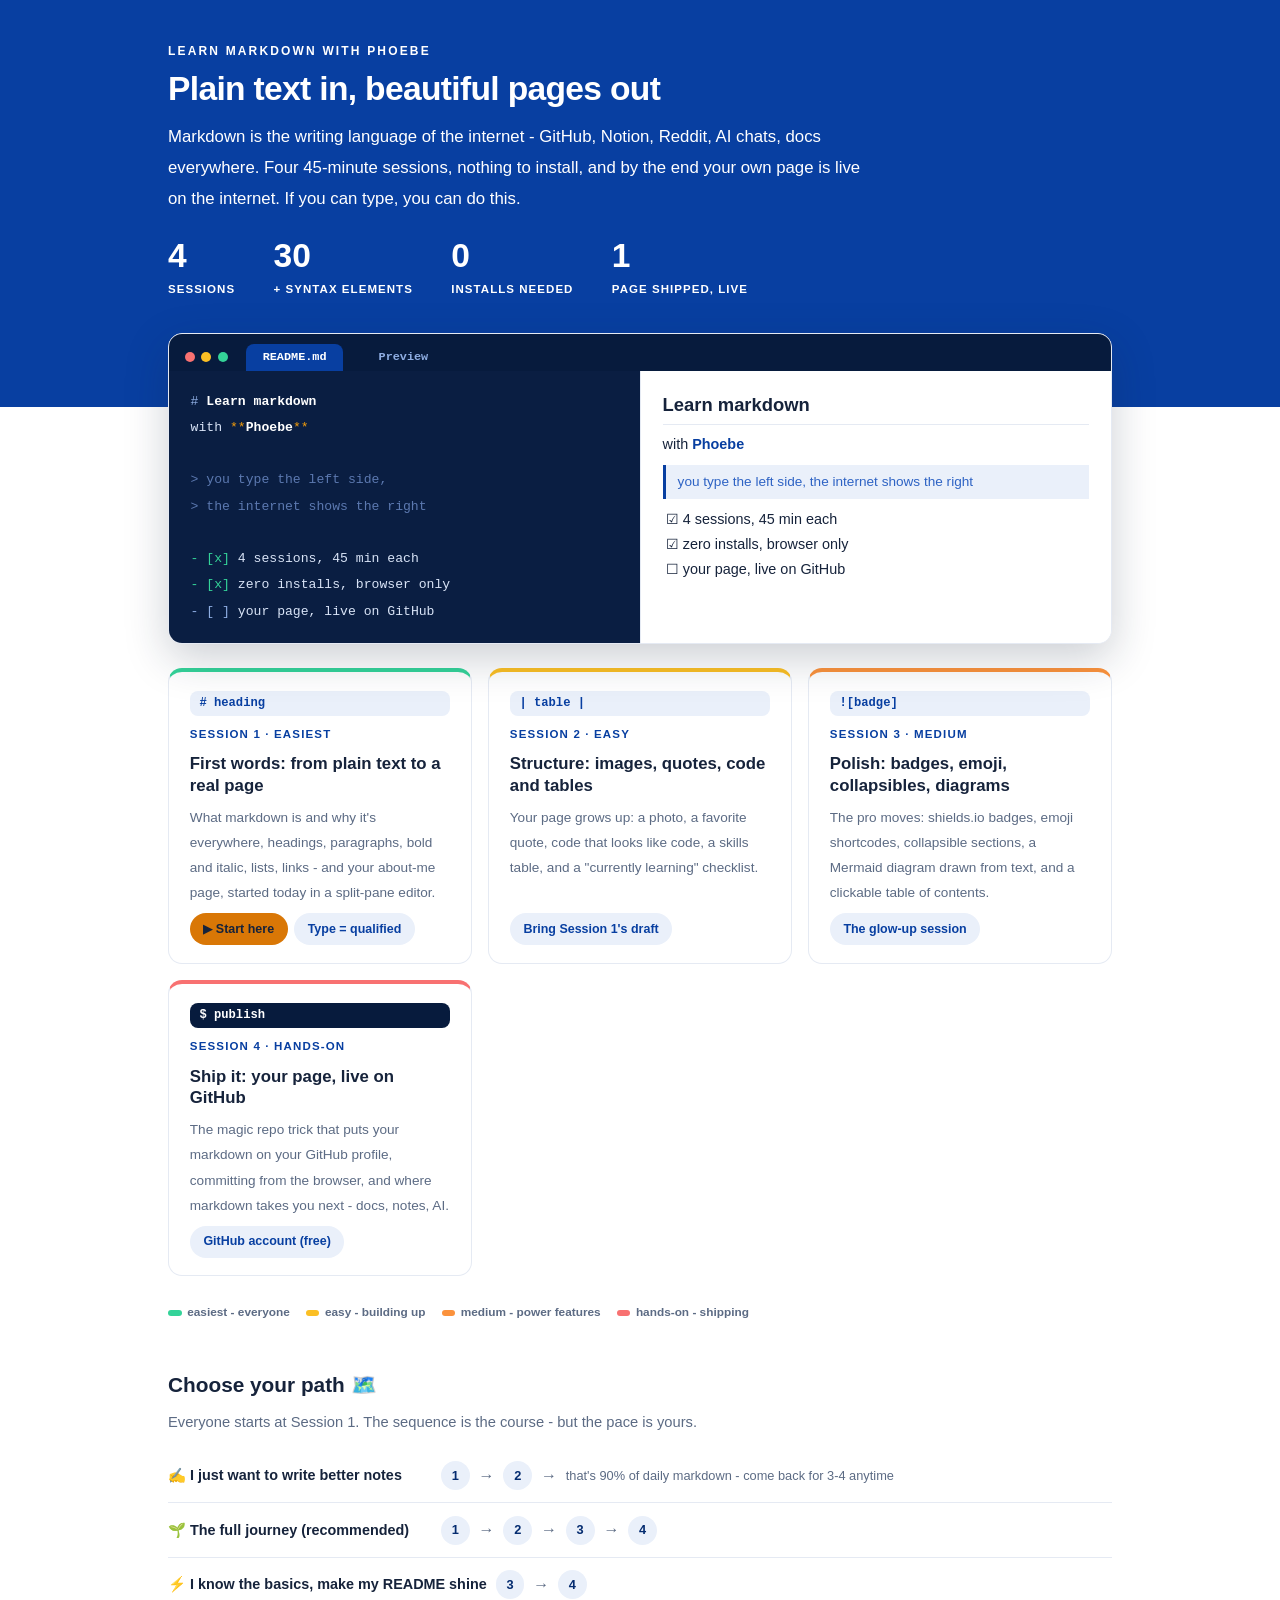
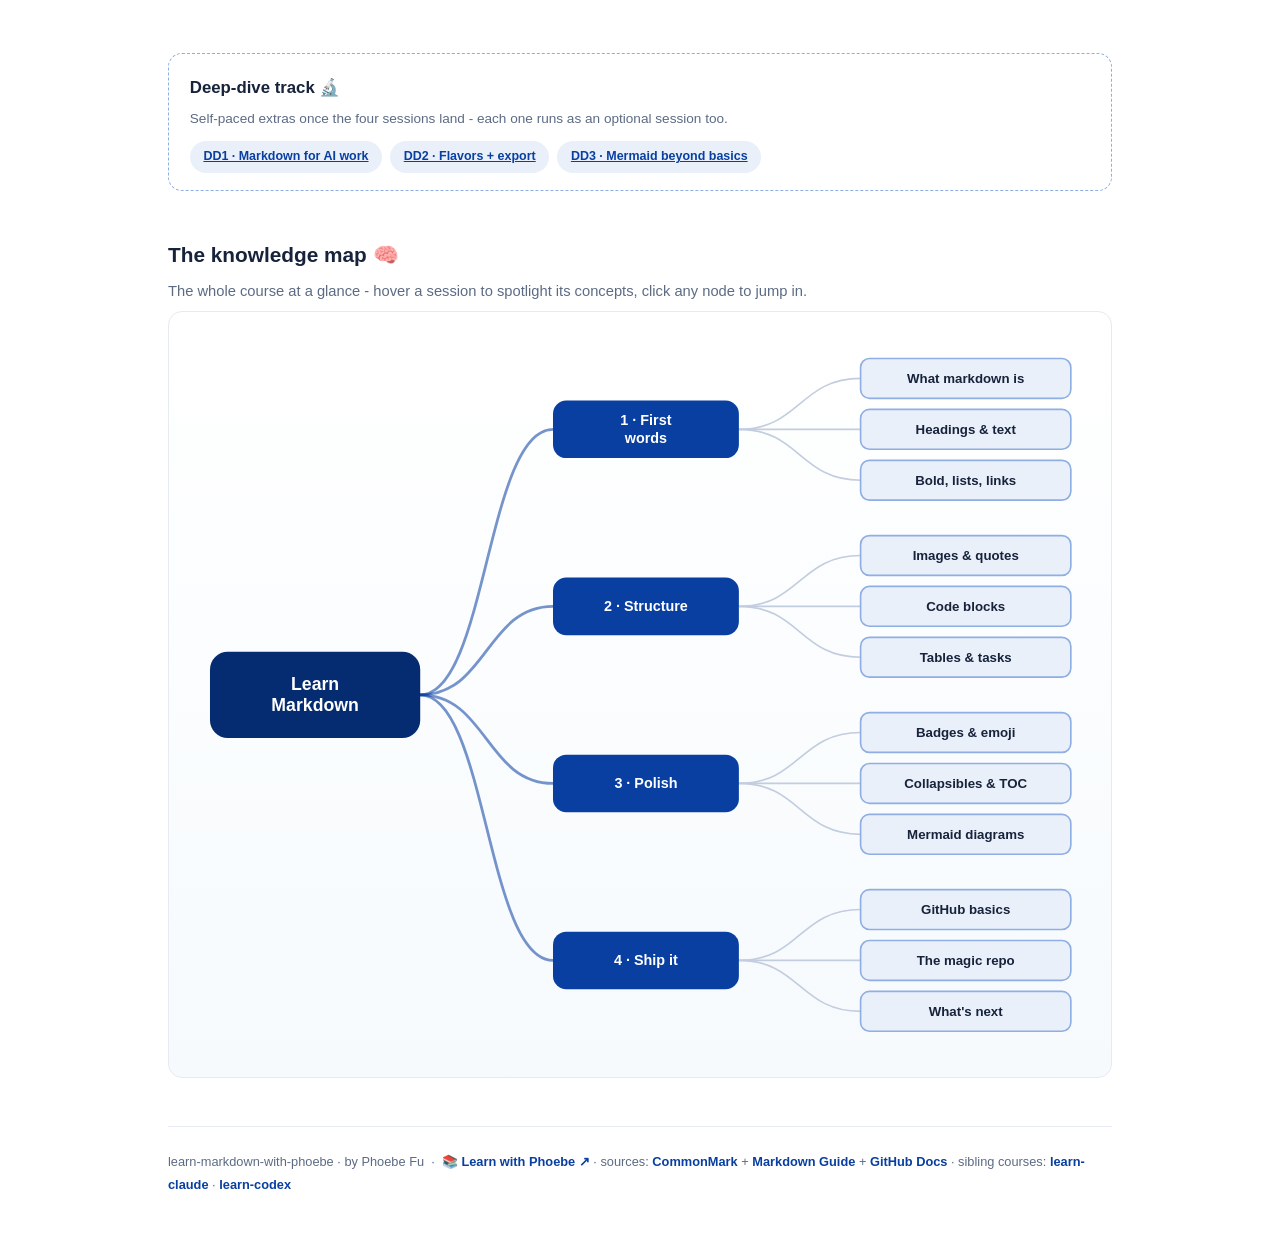
<file: index.html>
<!DOCTYPE html>
<html lang="en">
<head>
<meta charset="UTF-8">
<meta name="viewport" content="width=device-width, initial-scale=1.0">
<!-- social:start -->
<meta name="description" content="Markdown is the writing language of the internet - GitHub, Notion, Reddit, AI chats, docs everywhere. Four 45-minute sessions, nothing to install, and by the end your own page is live on the...">
<meta property="og:type" content="article">
<meta property="og:site_name" content="Learn with Phoebe">
<meta property="og:title" content="learn markdown with phoebe - plain text in, beautiful pages out">
<meta property="og:description" content="Markdown is the writing language of the internet - GitHub, Notion, Reddit, AI chats, docs everywhere. Four 45-minute sessions, nothing to install, and by the end your own page is live on the...">
<meta property="og:url" content="https://phoebefu6.github.io/learn-markdown-with-phoebe/">
<meta property="og:image" content="https://phoebefu6.github.io/learn-markdown-with-phoebe/assets/og-cover.png">
<meta property="og:image:width" content="1200">
<meta property="og:image:height" content="630">
<meta name="twitter:card" content="summary_large_image">
<meta name="twitter:title" content="learn markdown with phoebe - plain text in, beautiful pages out">
<meta name="twitter:description" content="Markdown is the writing language of the internet - GitHub, Notion, Reddit, AI chats, docs everywhere. Four 45-minute sessions, nothing to install, and by the end your own page is live on the...">
<meta name="twitter:image" content="https://phoebefu6.github.io/learn-markdown-with-phoebe/assets/og-cover.png">
<!-- social:end -->
<title>learn markdown with phoebe - plain text in, beautiful pages out</title>
<link rel="stylesheet" href="assets/style.css?v=39">
<style>
  .masthead { padding-bottom: 6.5rem; }
  .stats-row { display: flex; gap: 2.4rem; margin-top: 1.5rem; flex-wrap: wrap; }
  .stat b { display: block; font-size: 2.1rem; font-weight: 800; line-height: 1.05; font-variant-numeric: tabular-nums; }
  .stat span { font-size: .72rem; opacity: 1; text-transform: uppercase; letter-spacing: .09em; font-weight: 600; }

  .hero-editor { margin-top: -4.6rem; position: relative; z-index: 2; }

  .course-grid { display: grid; grid-template-columns: repeat(auto-fit, minmax(17rem, 1fr)); gap: 1rem; margin-top: 1.5rem; }
  .course-card {
    border: 1px solid var(--hairline);
    border-top: 4px solid var(--diff, var(--indigo));
    border-radius: var(--radius);
    padding: 1.2rem 1.3rem 1.1rem;
    display: flex;
    flex-direction: column;
    gap: .5rem;
    text-decoration: none;
    color: var(--ink);
    background: #fff;
    transition: box-shadow .15s ease, border-color .15s ease, transform .15s ease;
    position: relative;
  }
  .course-card:hover { border-color: var(--indigo-soft); border-top-color: var(--diff, var(--indigo)); box-shadow: 0 8px 28px rgba(8,63,161,.13); transform: translateY(-3px); }
  .course-card .cnum { font-size: .72rem; font-weight: 700; color: var(--indigo); text-transform: uppercase; letter-spacing: .1em; }
  .course-card h3 { font-size: 1.05rem; font-weight: 800; line-height: 1.3; }
  .course-card p { font-size: .85rem; color: var(--muted); flex: 1; }
  .course-card .meta { display: flex; gap: .4rem; flex-wrap: wrap; }

  .diff-legend { display: flex; gap: 1rem; margin-top: 1.6rem; font-size: .74rem; color: var(--muted); font-weight: 600; flex-wrap: wrap; }
  .diff-legend i { display: inline-block; width: .85rem; height: .35rem; border-radius: 999px; margin-right: .35rem; vertical-align: middle; }

  .paths { margin-top: 2.6rem; }
  .paths h2 { font-size: 1.3rem; font-weight: 800; margin-bottom: .3rem; }
  .paths .plede { color: var(--muted); font-size: .92rem; margin-bottom: .8rem; }
  .path { display: flex; gap: .55rem; align-items: center; padding: .75rem 0; border-bottom: .5px solid var(--hairline); flex-wrap: wrap; }
  .path:last-child { border-bottom: none; }
  .path b { min-width: 16.5rem; font-size: .9rem; }
  .path .pstep { background: var(--indigo-50); color: var(--indigo-deep); border-radius: 999px; padding: .16rem .68rem; font-weight: 700; font-size: .8rem; text-decoration: none; transition: all .12s ease; }
  .path .pstep:hover { background: var(--indigo); color: #fff; }
  .path .parr { color: var(--muted); font-weight: 700; }

  .dd-strip { margin-top: 2.6rem; border: 1px dashed var(--indigo-soft); border-radius: var(--radius); padding: 1.1rem 1.3rem; }
  .dd-strip h2 { font-size: 1.05rem; font-weight: 800; margin-bottom: .2rem; }
  .dd-strip p { font-size: .85rem; color: var(--muted); margin-bottom: .6rem; }
  .dd-strip .ddlinks { display: flex; gap: .5rem; flex-wrap: wrap; }

  .mm-section { margin-top: 1.6rem; }
  .mm-section h2 { font-size: 1.3rem; font-weight: 800; margin-bottom: .2rem; }
  .mm-section .mm-lede { color: var(--muted); font-size: .92rem; margin-bottom: .4rem; }
  .mm-wrap { border: 1px solid var(--hairline); border-radius: var(--radius); background: linear-gradient(180deg,#fff, #F6FAFD); padding: .6rem; overflow-x: auto; }
  .mm-svg { width: 100%; height: auto; display: block; max-width: 60rem; margin: 0 auto; min-width: 34rem; }
  .mm-link { cursor: pointer; text-decoration: none; }
  .mm-node rect { transition: opacity .15s ease, filter .15s ease; }
  .mm-node text { pointer-events: none; }
  .mm-link:hover .mm-node rect { filter: brightness(1.06); }
  .mm-edge { transition: opacity .15s ease; }
</style>
</head>
<body>

<header class="masthead">
  <div class="wrap">
    <div class="eyebrow">Learn Markdown with Phoebe</div>
    <h1>Plain text in, beautiful pages out</h1>
    <p class="sub">Markdown is the writing language of the internet - GitHub, Notion, Reddit, AI chats, docs everywhere. Four 45-minute sessions, nothing to install, and by the end your own page is live on the internet. If you can type, you can do this.</p>
    <div class="stats-row">
      <div class="stat"><b data-count="4">4</b><span>sessions</span></div>
      <div class="stat"><b data-count="30">30</b><span>+ syntax elements</span></div>
      <div class="stat"><b data-count="0">0</b><span>installs needed</span></div>
      <div class="stat"><b data-count="1">1</b><span>page shipped, live</span></div>
    </div>
  </div>
</header>

<main class="wrap">

  <div class="editor-window hero-editor">
    <div class="ed-bar">
      <span class="ed-dots"><span class="ed-dot r"></span><span class="ed-dot y"></span><span class="ed-dot g"></span></span>
      <span class="ed-tab">README.md</span>
      <span class="ed-tab ghost">Preview</span>
    </div>
    <div class="ed-split">
      <div class="ed-src"><span class="mk"># </span><span class="mkw">Learn markdown</span>
with <span class="mkb">**</span><span class="mkw">Phoebe</span><span class="mkb">**</span>

<span class="mkq">&gt; you type the left side,</span>
<span class="mkq">&gt; the internet shows the right</span>

<span class="mkx">- [x]</span> 4 sessions, 45 min each
<span class="mkx">- [x]</span> zero installs, browser only
<span class="mk">- [ ]</span> your page, live on GitHub</div>
      <div class="ed-render">
        <div class="rh">Learn markdown</div>
        <p>with <strong style="color:var(--indigo)">Phoebe</strong></p>
        <blockquote>you type the left side, the internet shows the right</blockquote>
        <ul style="list-style:none;margin-left:.2rem">
          <li>☑ 4 sessions, 45 min each</li>
          <li>☑ zero installs, browser only</li>
          <li>☐ your page, live on GitHub</li>
        </ul>
      </div>
    </div>
  </div>

  

  <section class="section">
    <div class="course-grid">
      <a class="course-card" href="courses/01-first-words.html" style="--diff:#34D399">
        <span class="syn-chip"># heading</span>
        <span class="cnum">Session 1 · easiest</span>
        <h3>First words: from plain text to a real page</h3>
        <p>What markdown is and why it's everywhere, headings, paragraphs, bold and italic, lists, links - and your about-me page, started today in a split-pane editor.</p>
        <span class="meta"><span class="pill amber">▶ Start here</span><span class="pill light">Type = qualified</span></span>
      </a>
      <a class="course-card" href="courses/02-structure.html" style="--diff:#FBBF24">
        <span class="syn-chip">| table |</span>
        <span class="cnum">Session 2 · easy</span>
        <h3>Structure: images, quotes, code and tables</h3>
        <p>Your page grows up: a photo, a favorite quote, code that looks like code, a skills table, and a "currently learning" checklist.</p>
        <span class="meta"><span class="pill light">Bring Session 1's draft</span></span>
      </a>
      <a class="course-card" href="courses/03-polish.html" style="--diff:#FB923C">
        <span class="syn-chip">![badge]</span>
        <span class="cnum">Session 3 · medium</span>
        <h3>Polish: badges, emoji, collapsibles, diagrams</h3>
        <p>The pro moves: shields.io badges, emoji shortcodes, collapsible sections, a Mermaid diagram drawn from text, and a clickable table of contents.</p>
        <span class="meta"><span class="pill light">The glow-up session</span></span>
      </a>
      <a class="course-card" href="courses/04-ship-it.html" style="--diff:#F87171">
        <span class="syn-chip dark">$ publish</span>
        <span class="cnum">Session 4 · hands-on</span>
        <h3>Ship it: your page, live on GitHub</h3>
        <p>The magic repo trick that puts your markdown on your GitHub profile, committing from the browser, and where markdown takes you next - docs, notes, AI.</p>
        <span class="meta"><span class="pill light">GitHub account (free)</span></span>
      </a>
    </div>
    <div class="diff-legend">
      <span><i style="background:#34D399"></i>easiest - everyone</span>
      <span><i style="background:#FBBF24"></i>easy - building up</span>
      <span><i style="background:#FB923C"></i>medium - power features</span>
      <span><i style="background:#F87171"></i>hands-on - shipping</span>
    </div>

    <div class="paths">
      <h2>Choose your path 🗺️</h2>
      <p class="plede">Everyone starts at Session 1. The sequence is the course - but the pace is yours.</p>
      <div class="path"><b>✍️ I just want to write better notes</b>
        <a class="pstep" href="courses/01-first-words.html">1</a><span class="parr">→</span>
        <a class="pstep" href="courses/02-structure.html">2</a><span class="parr">→</span>
        <span style="font-size:.8rem;color:var(--muted)">that's 90% of daily markdown - come back for 3-4 anytime</span>
      </div>
      <div class="path"><b>🌱 The full journey (recommended)</b>
        <a class="pstep" href="courses/01-first-words.html">1</a><span class="parr">→</span>
        <a class="pstep" href="courses/02-structure.html">2</a><span class="parr">→</span>
        <a class="pstep" href="courses/03-polish.html">3</a><span class="parr">→</span>
        <a class="pstep" href="courses/04-ship-it.html">4</a>
      </div>
      <div class="path"><b>⚡ I know the basics, make my README shine</b>
        <a class="pstep" href="courses/03-polish.html">3</a><span class="parr">→</span>
        <a class="pstep" href="courses/04-ship-it.html">4</a>
      </div>
    </div>

    <div class="dd-strip">
      <h2>Deep-dive track 🔬</h2>
      <p>Self-paced extras once the four sessions land - each one runs as an optional session too.</p>
      <div class="ddlinks">
        <a class="pill light" href="courses/41-markdown-for-ai.html">DD1 · Markdown for AI work</a>
        <a class="pill light" href="courses/42-flavors-and-export.html">DD2 · Flavors + export</a>
        <a class="pill light" href="courses/43-mermaid-deeper.html">DD3 · Mermaid beyond basics</a>
      </div>
    </div>
  </section>

  <section class="section mm-section">
    <h2>The knowledge map 🧠</h2>
    <p class="mm-lede">The whole course at a glance - hover a session to spotlight its concepts, click any node to jump in.</p>
    <div class="mm-wrap"><div id="mindmap"></div></div>
  </section>

  <footer class="pagefoot">
    <span>learn-markdown-with-phoebe · by Phoebe Fu &nbsp;·&nbsp; 📚 <a href="https://phoebefu6.github.io/learn-with-phoebe/">Learn with Phoebe ↗</a> · sources: <a href="https://commonmark.org/help/">CommonMark</a> + <a href="https://www.markdownguide.org/">Markdown Guide</a> + <a href="https://docs.github.com/en/get-started/writing-on-github">GitHub Docs</a> · sibling courses: <a href="https://phoebefu6.github.io/learn-claude-with-phoebe/">learn-claude</a> · <a href="https://phoebefu6.github.io/learn-codex-with-phoebe/">learn-codex</a></span>
  </footer>
</main>

<script>
window.MINDMAP_DATA = {
  title: "Learn\nMarkdown",
  centerColor: "#052C70",
  sessions: [
    { label: "First\nwords", href: "courses/01-first-words.html", color: "#34D399",
      concepts: [
        { label: "What markdown is", href: "courses/01-first-words.html" },
        { label: "Headings & text", href: "courses/01-first-words.html" },
        { label: "Bold, lists, links", href: "courses/01-first-words.html" } ] },
    { label: "Structure", href: "courses/02-structure.html", color: "#FBBF24",
      concepts: [
        { label: "Images & quotes", href: "courses/02-structure.html" },
        { label: "Code blocks", href: "courses/02-structure.html" },
        { label: "Tables & tasks", href: "courses/02-structure.html" } ] },
    { label: "Polish", href: "courses/03-polish.html", color: "#FB923C",
      concepts: [
        { label: "Badges & emoji", href: "courses/03-polish.html" },
        { label: "Collapsibles & TOC", href: "courses/03-polish.html" },
        { label: "Mermaid diagrams", href: "courses/03-polish.html" } ] },
    { label: "Ship it", href: "courses/04-ship-it.html", color: "#F87171",
      concepts: [
        { label: "GitHub basics", href: "courses/04-ship-it.html" },
        { label: "The magic repo", href: "courses/04-ship-it.html" },
        { label: "What's next", href: "courses/04-ship-it.html" } ] }
  ]
};
</script>
<script src="assets/mindmap.js?v=17"></script>
<script src="assets/app.js?v=37"></script>
</body>
</html>
</file>
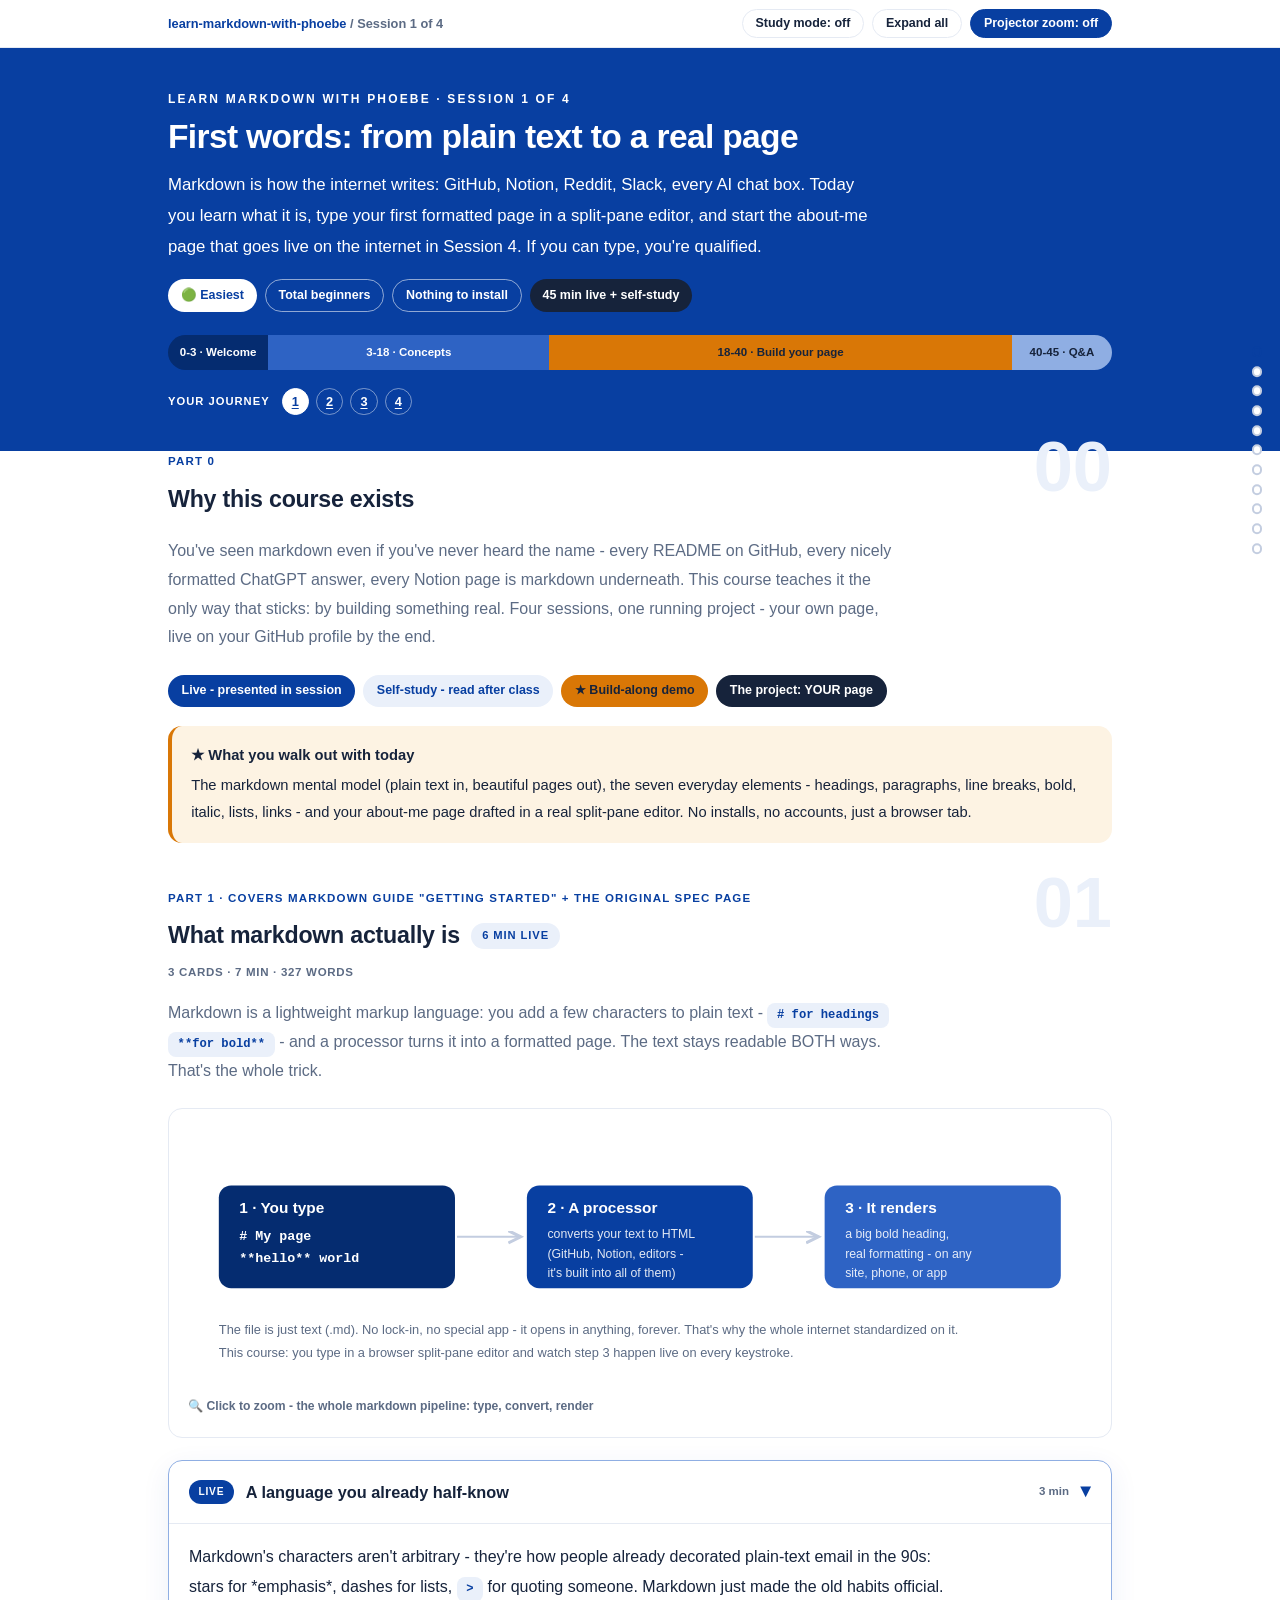
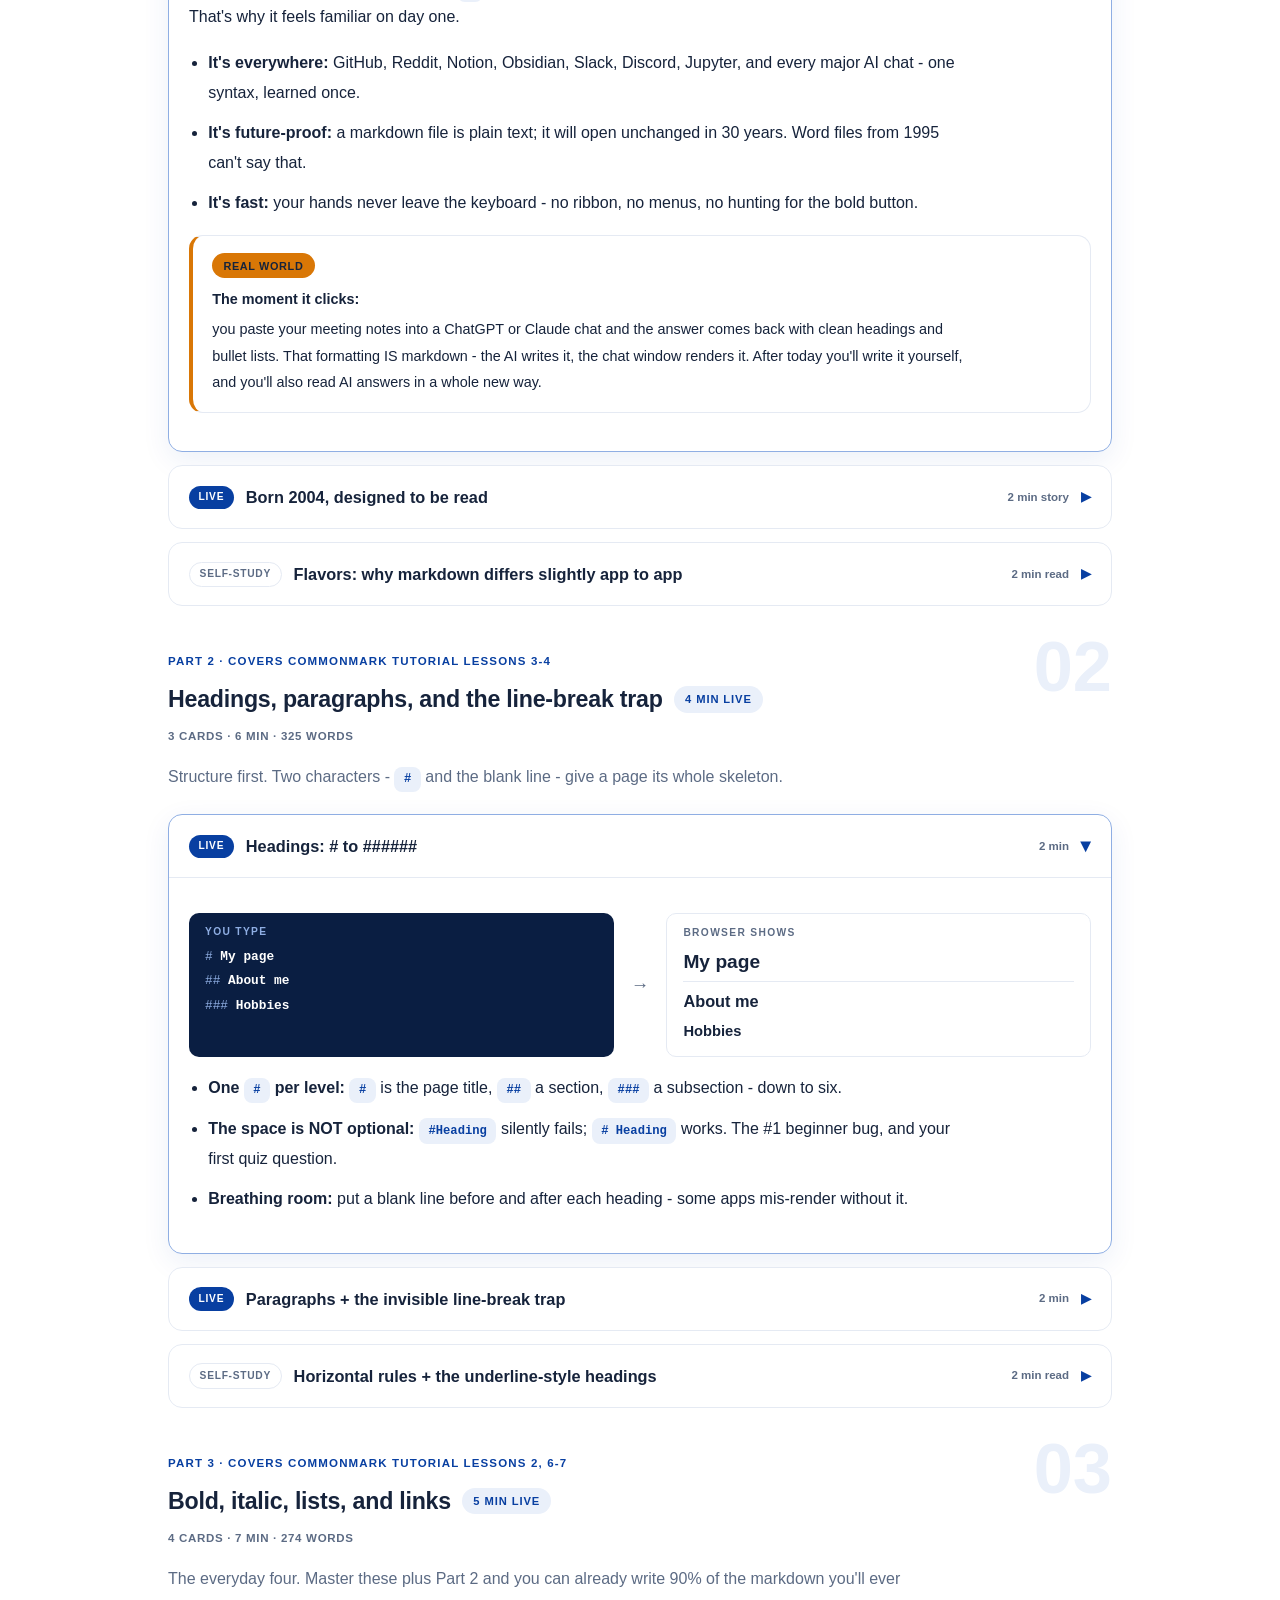
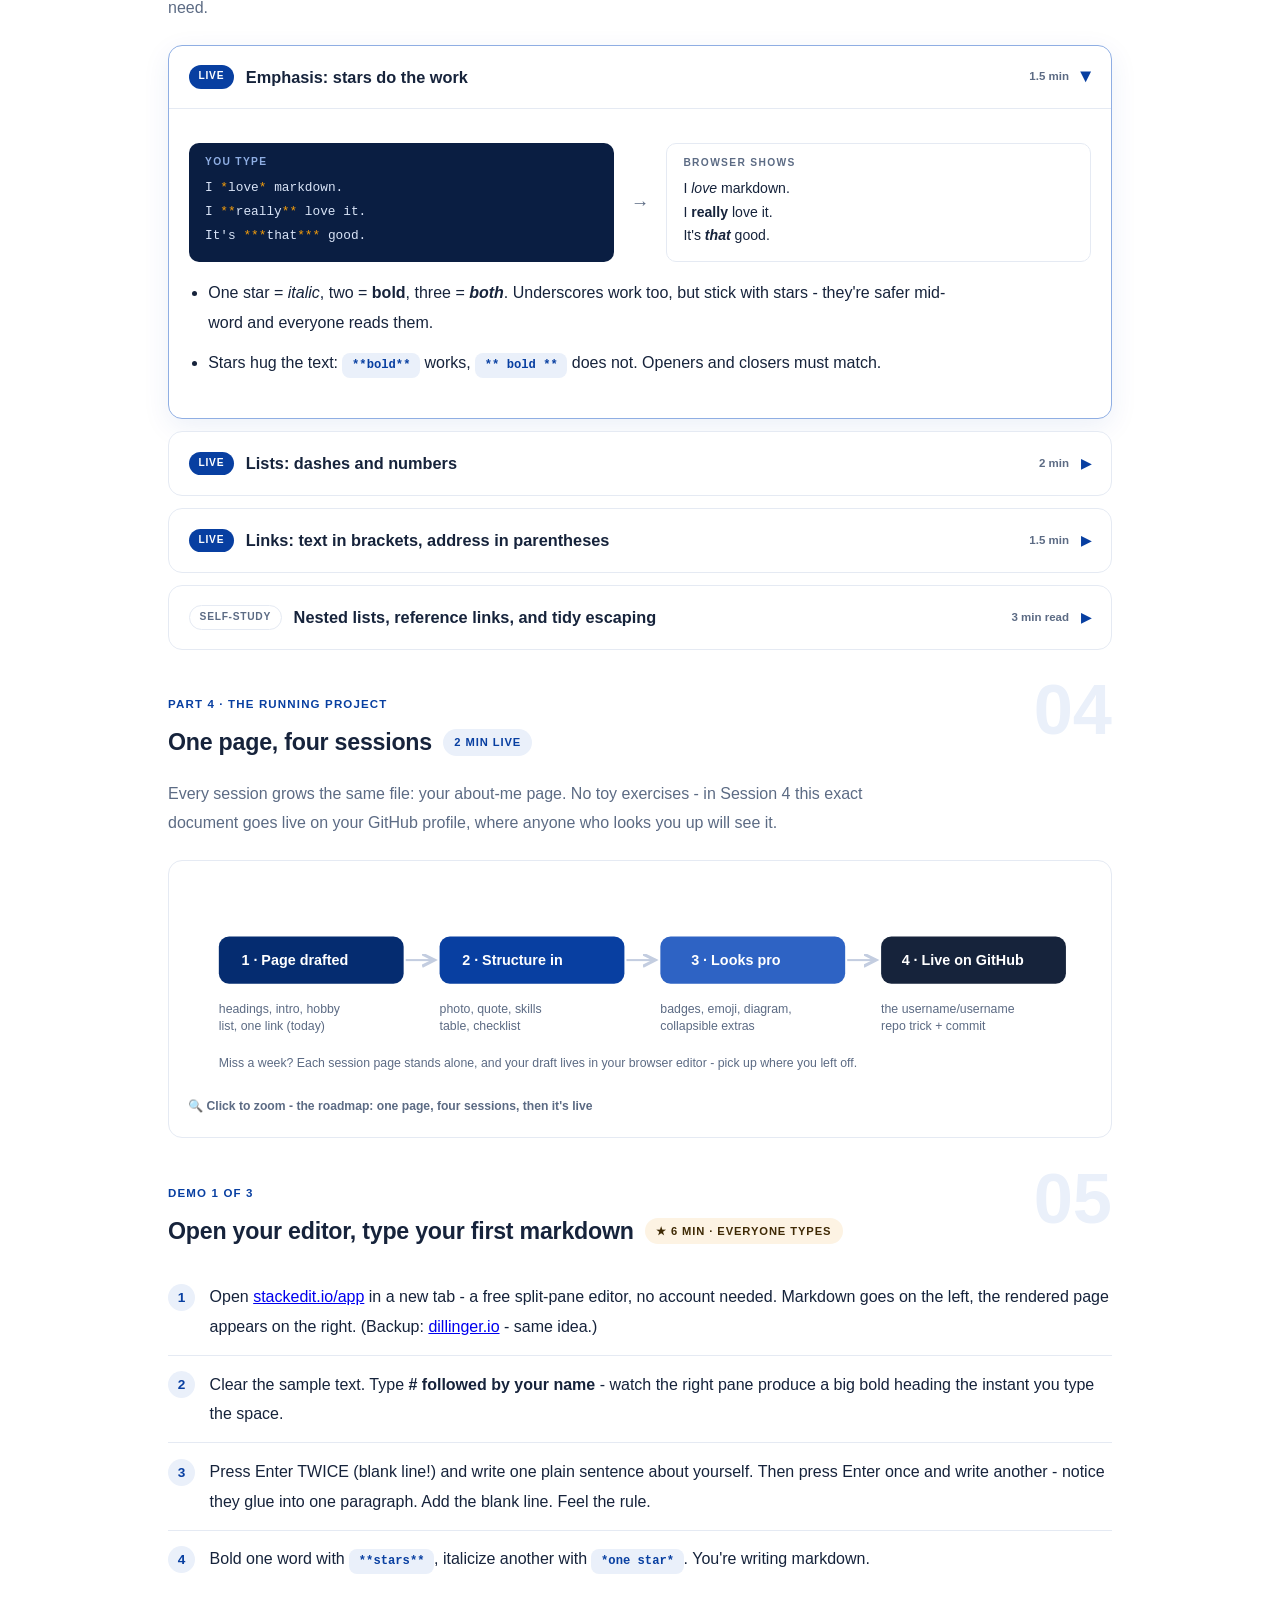
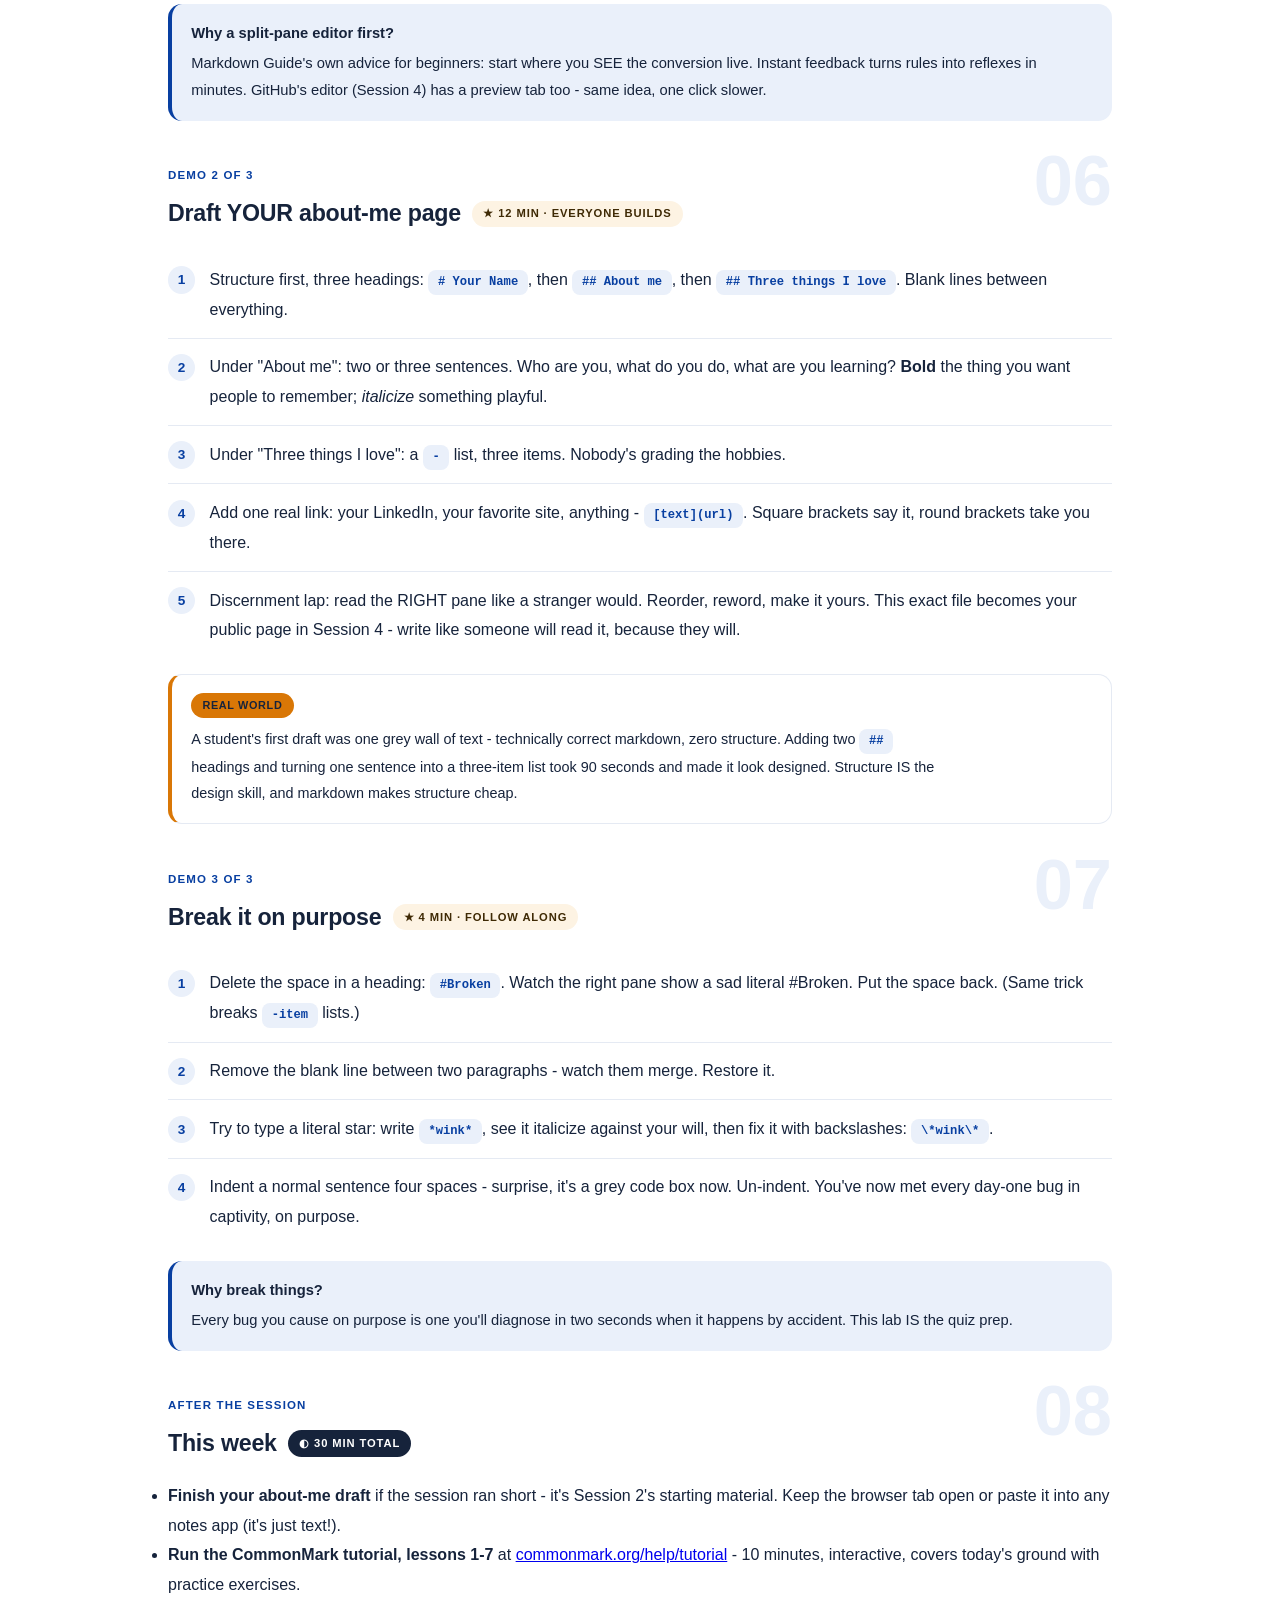
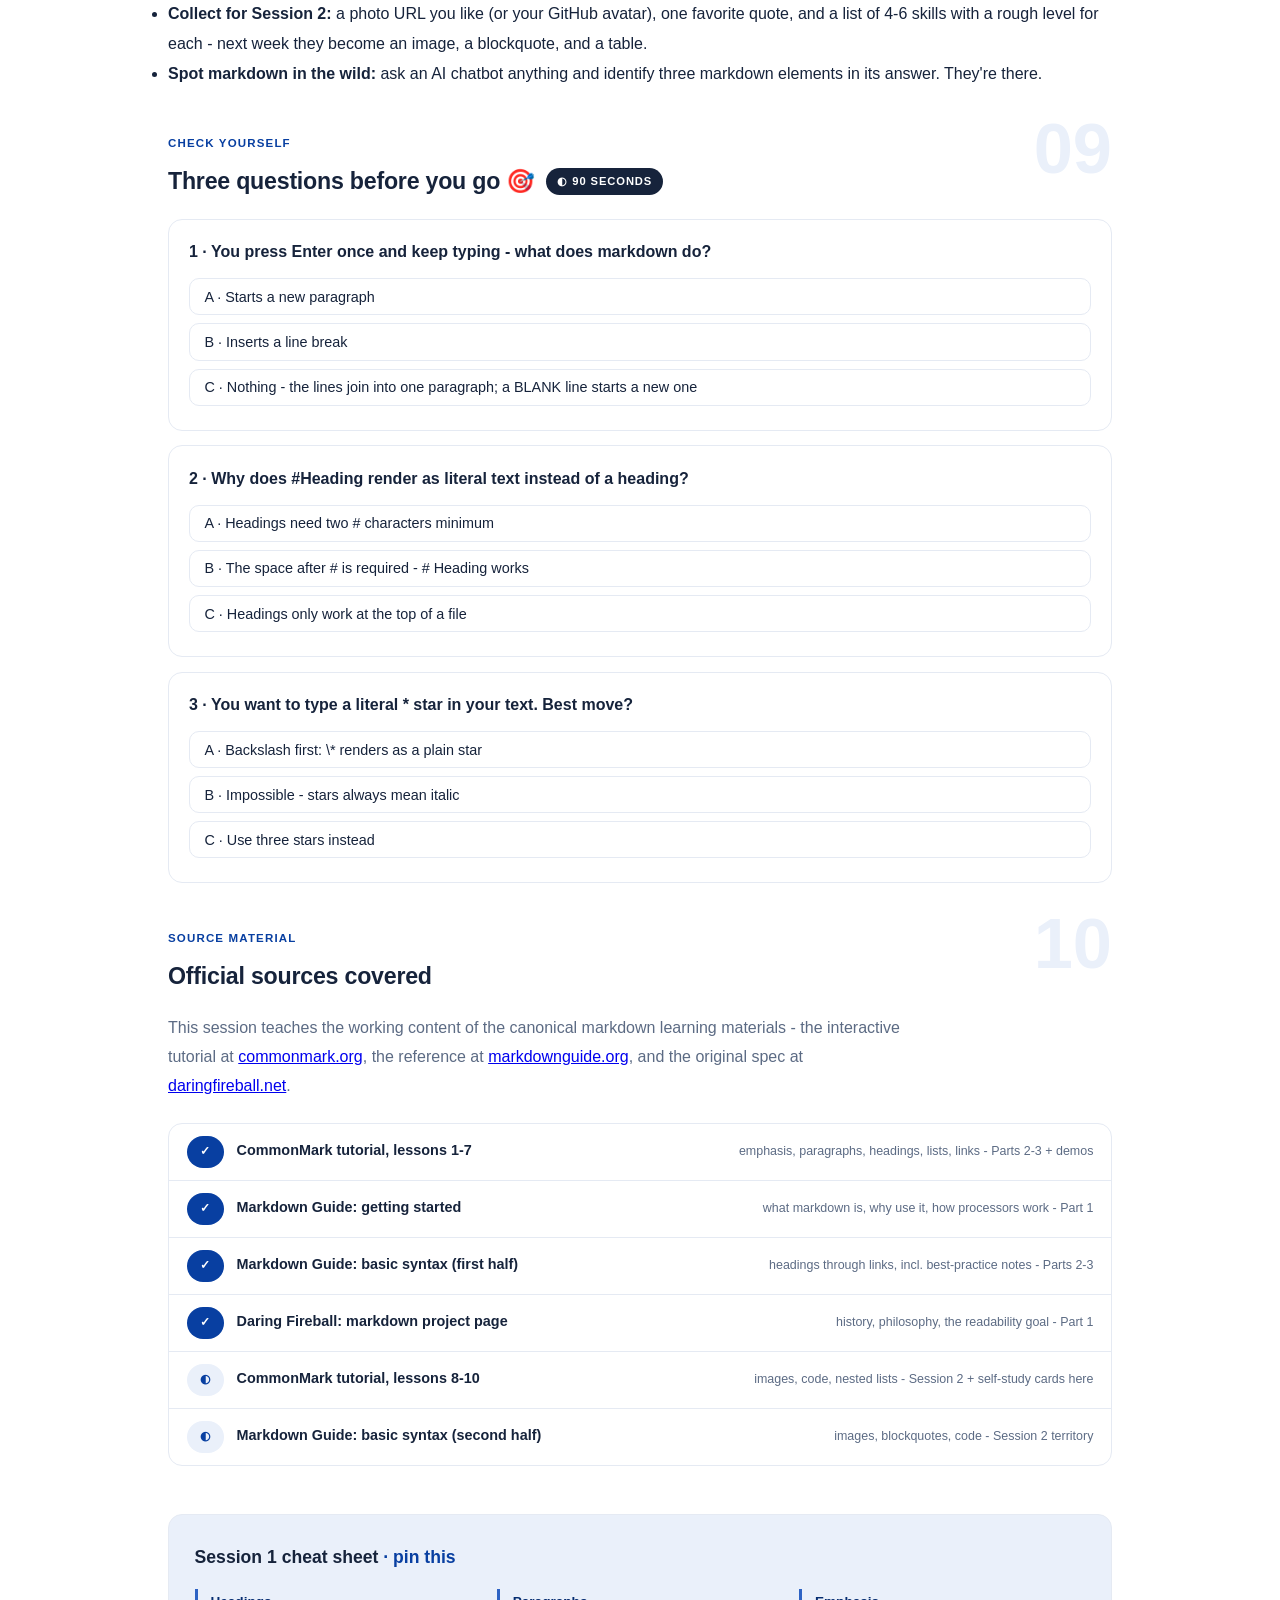
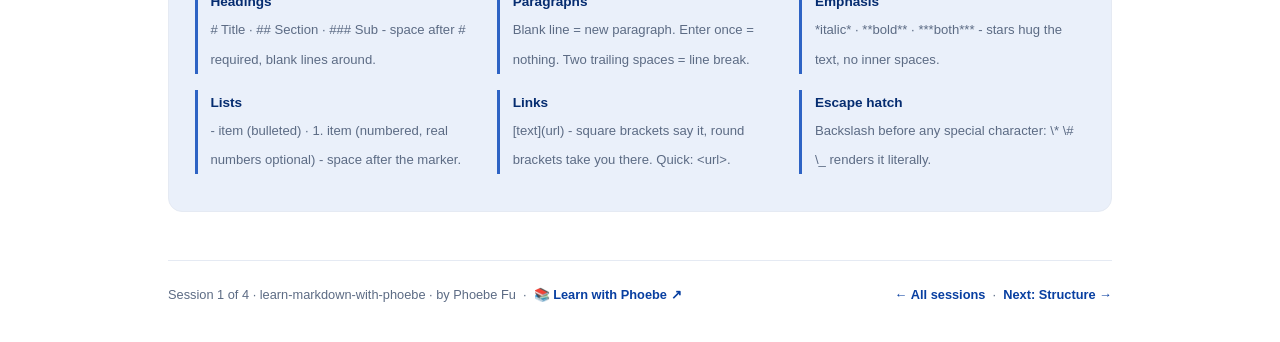
<file: courses/01-first-words.html>
<!DOCTYPE html>
<html lang="en">
<head>
<meta charset="UTF-8">
<meta name="viewport" content="width=device-width, initial-scale=1.0">
<!-- social:start -->
<meta name="description" content="You&#x27;ve seen markdown even if you&#x27;ve never heard the name - every README on GitHub, every nicely formatted ChatGPT answer, every Notion page is markdown underneath. This course teaches it...">
<meta property="og:type" content="article">
<meta property="og:site_name" content="Learn with Phoebe">
<meta property="og:title" content="First words: from plain text to a real page - learn markdown with phoebe">
<meta property="og:description" content="You&#x27;ve seen markdown even if you&#x27;ve never heard the name - every README on GitHub, every nicely formatted ChatGPT answer, every Notion page is markdown underneath. This course teaches it...">
<meta property="og:url" content="https://phoebefu6.github.io/learn-markdown-with-phoebe/courses/01-first-words.html">
<meta property="og:image" content="https://phoebefu6.github.io/learn-markdown-with-phoebe/assets/og-cover.png">
<meta property="og:image:width" content="1200">
<meta property="og:image:height" content="630">
<meta name="twitter:card" content="summary_large_image">
<meta name="twitter:title" content="First words: from plain text to a real page - learn markdown with phoebe">
<meta name="twitter:description" content="You&#x27;ve seen markdown even if you&#x27;ve never heard the name - every README on GitHub, every nicely formatted ChatGPT answer, every Notion page is markdown underneath. This course teaches it...">
<meta name="twitter:image" content="https://phoebefu6.github.io/learn-markdown-with-phoebe/assets/og-cover.png">
<!-- social:end -->
<title>Session 1 · First words: from plain text to a real page - learn markdown with phoebe</title>
<link rel="stylesheet" href="../assets/style.css?v=38">
</head>
<body>

<div class="toolbar">
  <div class="wrap">
    <span class="crumb"><a href="../index.html">learn-markdown-with-phoebe</a> / Session 1 of 4</span>
    <button class="btn" id="toggle-all" type="button">Expand all</button>
    <button class="btn primary" id="zoom-toggle" type="button">Projector zoom: off</button>
  </div>
</div>

<header class="masthead">
  <div class="wrap">
    <div class="eyebrow">Learn Markdown with Phoebe · Session 1 of 4</div>
    <h1>First words: <span class="accent">from plain text to a real page</span></h1>
    <p class="sub">Markdown is how the internet writes: GitHub, Notion, Reddit, Slack, every AI chat box. Today you learn what it is, type your first formatted page in a split-pane editor, and start the about-me page that goes live on the internet in Session 4. If you can type, you're qualified.</p>
    <div class="chip-row">
      <span class="chip level">🟢 Easiest</span>
      <span class="chip audience">Total beginners</span>
      <span class="chip audience">Nothing to install</span>
      <span class="chip time">45 min live + self-study</span>
    </div>
    <div class="agenda">
      <span class="a1" style="flex:1">0-3 · Welcome</span>
      <span class="a2" style="flex:3">3-18 · Concepts</span>
      <span class="a3" style="flex:5">18-40 · Build your page</span>
      <span class="a4" style="flex:1">40-45 · Q&amp;A</span>
    </div>
  </div>
</header>

<main class="wrap">

  <!-- ============ INTRO ============ -->
  <section class="section" id="intro">
    <div class="section-kicker">
      <span class="klabel">Part 0</span>
      <h2>Why this course exists</h2>
    </div>
    <p class="lede">You've seen markdown even if you've never heard the name - every README on GitHub, every nicely formatted ChatGPT answer, every Notion page is markdown underneath. This course teaches it the only way that sticks: by building something real. Four sessions, one running project - your own page, live on your GitHub profile by the end.</p>
    <div class="legend">
      <span class="pill solid">Live - presented in session</span>
      <span class="pill light">Self-study - read after class</span>
      <span class="pill amber">★ Build-along demo</span>
      <span class="pill inkpill">The project: YOUR page</span>
    </div>
    <div class="callout win">
      <strong>★ What you walk out with today</strong>
      The markdown mental model (plain text in, beautiful pages out), the seven everyday elements - headings, paragraphs, line breaks, bold, italic, lists, links - and your about-me page drafted in a real split-pane editor. No installs, no accounts, just a browser tab.
    </div>
  </section>

  <!-- ============ PART 1: WHAT MARKDOWN IS ============ -->
  <section class="section" id="what-markdown-is">
    <div class="section-kicker">
      <span class="klabel">Part 1 · covers Markdown Guide "getting started" + the original spec page</span>
      <h2>What markdown actually is <span class="tag concept">6 min live</span></h2>
    </div>
    <p class="lede">Markdown is a lightweight markup language: you add a few characters to plain text - <span class="syn-chip"># for headings</span> <span class="syn-chip">**for bold**</span> - and a processor turns it into a formatted page. The text stays readable BOTH ways. That's the whole trick.</p>

    <figure class="zoomable">
      <svg viewBox="0 0 880 250" xmlns="http://www.w3.org/2000/svg" role="img" aria-label="The markdown pipeline: you type plain text with markers, a processor converts it to HTML, and it renders everywhere">
        <style>
          .fwT { font: 700 15px Inter, sans-serif; fill: #FFFFFF; }
          .fwS { font: 400 12px Inter, sans-serif; fill: #FFFFFF; opacity: .88; }
          .fwM { font: 600 13px ui-monospace, Menlo, monospace; fill: #FFFFFF; }
          .fwX { font: 400 12.5px Inter, sans-serif; fill: #5C6B84; }
          .fwA { stroke: #C3CDE0; stroke-width: 2; fill: none; marker-end: url(#fwAh); }
        </style>
        <defs>
          <marker id="fwAh" markerWidth="8" markerHeight="8" refX="6" refY="3" orient="auto">
            <path d="M0,0 L6,3 L0,6" fill="none" stroke="#C3CDE0" stroke-width="1.5"/>
          </marker>
        </defs>
        <rect x="30" y="55" width="230" height="100" rx="12" fill="#052C70"/>
        <text class="fwT" x="50" y="82">1 · You type</text>
        <text class="fwM" x="50" y="108"># My page</text>
        <text class="fwM" x="50" y="130">**hello** world</text>
        <rect x="330" y="55" width="220" height="100" rx="12" fill="#083FA1"/>
        <text class="fwT" x="350" y="82">2 · A processor</text>
        <text class="fwS" x="350" y="106">converts your text to HTML</text>
        <text class="fwS" x="350" y="126">(GitHub, Notion, editors -</text>
        <text class="fwS" x="350" y="144">it's built into all of them)</text>
        <rect x="620" y="55" width="230" height="100" rx="12" fill="#2E63C4"/>
        <text class="fwT" x="640" y="82">3 · It renders</text>
        <text class="fwS" x="640" y="106">a big bold heading,</text>
        <text class="fwS" x="640" y="126">real formatting - on any</text>
        <text class="fwS" x="640" y="144">site, phone, or app</text>
        <line class="fwA" x1="262" y1="105" x2="324" y2="105"/>
        <line class="fwA" x1="552" y1="105" x2="614" y2="105"/>
        <text class="fwX" x="30" y="200">The file is just text (.md). No lock-in, no special app - it opens in anything, forever. That's why the whole internet standardized on it.</text>
        <text class="fwX" x="30" y="222">This course: you type in a browser split-pane editor and watch step 3 happen live on every keystroke.</text>
      </svg>
      <figcaption>🔍 Click to zoom - the whole markdown pipeline: type, convert, render</figcaption>
    </figure>

    <details class="card" open>
      <summary><span class="mode live">Live</span>A language you already half-know<span class="mini">3 min</span><span class="caret">▶</span></summary>
      <div class="body">
        <p>Markdown's characters aren't arbitrary - they're how people already decorated plain-text email in the 90s: stars for *emphasis*, dashes for lists, <span class="syn-chip">&gt;</span> for quoting someone. Markdown just made the old habits official. That's why it feels familiar on day one.</p>
        <ul>
          <li><strong>It's everywhere:</strong> GitHub, Reddit, Notion, Obsidian, Slack, Discord, Jupyter, and every major AI chat - one syntax, learned once.</li>
          <li><strong>It's future-proof:</strong> a markdown file is plain text; it will open unchanged in 30 years. Word files from 1995 can't say that.</li>
          <li><strong>It's fast:</strong> your hands never leave the keyboard - no ribbon, no menus, no hunting for the bold button.</li>
        </ul>
        <div class="callout example">
          <span class="ex-pill">Real world</span>
          <p><strong>The moment it clicks:</strong> you paste your meeting notes into a ChatGPT or Claude chat and the answer comes back with clean headings and bullet lists. That formatting IS markdown - the AI writes it, the chat window renders it. After today you'll write it yourself, and you'll also read AI answers in a whole new way.</p>
        </div>
      </div>
    </details>

    <details class="card">
      <summary><span class="mode live">Live</span>Born 2004, designed to be read<span class="mini">2 min story</span><span class="caret">▶</span></summary>
      <div class="body">
        <p>John Gruber released Markdown in 2004 (final version 1.0.1, December 2004), with feedback from Aaron Swartz. The design goal, in Gruber's own words: make it "as readable as possible" - a markdown document should be publishable as-is, as plain text, without looking like it's been marked up with tags.</p>
        <p>Compare: HTML needs <span class="syn-chip">&lt;strong&gt;bold&lt;/strong&gt;</span>, markdown needs <span class="syn-chip">**bold**</span>. Both produce the same result - one of them you can still read as you type it. Twenty years later that one decision is why markdown won.</p>
      </div>
    </details>

    <details class="card">
      <summary><span class="mode self">Self-study</span>Flavors: why markdown differs slightly app to app<span class="mini">2 min read</span><span class="caret">▶</span></summary>
      <div class="body">
        <p>Practically every app implements markdown a little differently - these variants are called <strong>flavors</strong>, like dialects of one language. Two names worth knowing now:</p>
        <ul>
          <li><strong>CommonMark:</strong> the standardized core - the basics you learn today work everywhere.</li>
          <li><strong>GitHub Flavored Markdown (GFM):</strong> CommonMark plus extras - tables, checklists, emoji shortcodes. Sessions 2-3 territory, and what your profile page will use.</li>
        </ul>
        <p>Rule of thumb: the Session 1 elements are universal; anything fancier, check the app. The deep-dive track (DD2) maps the whole flavor landscape if you get curious.</p>
      </div>
    </details>
  </section>

  <!-- ============ PART 2: HEADINGS + PARAGRAPHS ============ -->
  <section class="section" id="headings-paragraphs">
    <div class="section-kicker">
      <span class="klabel">Part 2 · covers CommonMark tutorial lessons 3-4</span>
      <h2>Headings, paragraphs, and the line-break trap <span class="tag concept">4 min live</span></h2>
    </div>
    <p class="lede">Structure first. Two characters - <span class="syn-chip">#</span> and the blank line - give a page its whole skeleton.</p>

    <details class="card" open>
      <summary><span class="mode live">Live</span>Headings: # to ######<span class="mini">2 min</span><span class="caret">▶</span></summary>
      <div class="body">
        <div class="rawpair">
          <div class="rp-raw"><span class="rp-label">You type</span><span class="mk"># </span><span class="mkw">My page</span>
<span class="mk">## </span><span class="mkw">About me</span>
<span class="mk">### </span><span class="mkw">Hobbies</span></div>
          <span class="rp-arrow">→</span>
          <div class="rp-out"><span class="rp-label">Browser shows</span>
            <div class="rh" style="font-size:1.2rem">My page</div>
            <div style="font-size:1.02rem;font-weight:800;margin:.3rem 0 .2rem">About me</div>
            <div style="font-size:.92rem;font-weight:800">Hobbies</div>
          </div>
        </div>
        <ul>
          <li><strong>One <span class="syn-chip">#</span> per level:</strong> <span class="syn-chip">#</span> is the page title, <span class="syn-chip">##</span> a section, <span class="syn-chip">###</span> a subsection - down to six.</li>
          <li><strong>The space is NOT optional:</strong> <span class="syn-chip">#Heading</span> silently fails; <span class="syn-chip"># Heading</span> works. The #1 beginner bug, and your first quiz question.</li>
          <li><strong>Breathing room:</strong> put a blank line before and after each heading - some apps mis-render without it.</li>
        </ul>
      </div>
    </details>

    <details class="card">
      <summary><span class="mode live">Live</span>Paragraphs + the invisible line-break trap<span class="mini">2 min</span><span class="caret">▶</span></summary>
      <div class="body">
        <div class="rawpair">
          <div class="rp-raw"><span class="rp-label">You type</span><span class="mkw">Line one.</span>
<span class="mkw">Line two - SAME paragraph!</span>

<span class="mkw">Blank line = new paragraph.</span></div>
          <span class="rp-arrow">→</span>
          <div class="rp-out"><span class="rp-label">Browser shows</span>
            <p>Line one. Line two - SAME paragraph!</p>
            <p style="margin-top:.6rem">Blank line = new paragraph.</p>
          </div>
        </div>
        <ul>
          <li><strong>Enter once does nothing.</strong> Markdown joins consecutive lines into one paragraph. A <strong>blank line</strong> starts a new one.</li>
          <li><strong>Want a line break WITHOUT a new paragraph?</strong> End the line with two spaces, or write <span class="syn-chip">&lt;br&gt;</span>. The two-space version is invisible in your editor - the classic trap when a poem or address won't break.</li>
          <li><strong>Never indent paragraphs.</strong> Four leading spaces means "code" in markdown - your text would render in a monospace box (Session 2 explains why).</li>
        </ul>
        <div class="callout tip">
          <strong>The debugging reflex</strong>
          Text glued together that should be separate? You forgot a blank line. Text in a weird grey box? You indented it. Those two fixes solve most day-one confusion.
        </div>
      </div>
    </details>

    <details class="card">
      <summary><span class="mode self">Self-study</span>Horizontal rules + the underline-style headings<span class="mini">2 min read</span><span class="caret">▶</span></summary>
      <div class="body">
        <ul>
          <li><strong>Horizontal rule:</strong> three or more dashes <span class="syn-chip">---</span> alone on a line draw a divider. Keep a blank line above it - text directly above <span class="syn-chip">---</span> turns into a heading instead (see next point).</li>
          <li><strong>Setext headings:</strong> the older style - underline text with <span class="syn-chip">===</span> for a level-1 or <span class="syn-chip">---</span> for a level-2 heading. You'll see it in the wild; writing <span class="syn-chip">#</span> style is cleaner.</li>
          <li><strong>Escaping accidents:</strong> a line that starts with a character markdown cares about (like a literal <span class="syn-chip">#</span> or <span class="syn-chip">-</span>) renders as formatting unless you put a backslash in front: <span class="syn-chip">\# not a heading</span>. Full escapable set: <span class="syn-chip">\ ` * _ { } [ ] &lt; &gt; ( ) # + - . ! |</span></li>
        </ul>
      </div>
    </details>
  </section>

  <!-- ============ PART 3: EMPHASIS, LISTS, LINKS ============ -->
  <section class="section" id="emphasis-lists-links">
    <div class="section-kicker">
      <span class="klabel">Part 3 · covers CommonMark tutorial lessons 2, 6-7</span>
      <h2>Bold, italic, lists, and links <span class="tag concept">5 min live</span></h2>
    </div>
    <p class="lede">The everyday four. Master these plus Part 2 and you can already write 90% of the markdown you'll ever need.</p>

    <details class="card" open>
      <summary><span class="mode live">Live</span>Emphasis: stars do the work<span class="mini">1.5 min</span><span class="caret">▶</span></summary>
      <div class="body">
        <div class="rawpair">
          <div class="rp-raw"><span class="rp-label">You type</span>I <span class="mkb">*</span>love<span class="mkb">*</span> markdown.
I <span class="mkb">**</span>really<span class="mkb">**</span> love it.
It's <span class="mkb">***</span>that<span class="mkb">***</span> good.</div>
          <span class="rp-arrow">→</span>
          <div class="rp-out"><span class="rp-label">Browser shows</span>
            <p>I <em>love</em> markdown.<br>I <strong>really</strong> love it.<br>It's <strong><em>that</em></strong> good.</p>
          </div>
        </div>
        <ul>
          <li>One star = <em>italic</em>, two = <strong>bold</strong>, three = <strong><em>both</em></strong>. Underscores work too, but stick with stars - they're safer mid-word and everyone reads them.</li>
          <li>Stars hug the text: <span class="syn-chip">**bold**</span> works, <span class="syn-chip">** bold **</span> does not. Openers and closers must match.</li>
        </ul>
      </div>
    </details>

    <details class="card">
      <summary><span class="mode live">Live</span>Lists: dashes and numbers<span class="mini">2 min</span><span class="caret">▶</span></summary>
      <div class="body">
        <div class="rawpair">
          <div class="rp-raw"><span class="rp-label">You type</span><span class="mk">- </span>coffee
<span class="mk">- </span>hiking
<span class="mk">- </span>data viz

<span class="mk">1. </span>wake up
<span class="mk">1. </span>coffee first
<span class="mk">1. </span>then everything else</div>
          <span class="rp-arrow">→</span>
          <div class="rp-out"><span class="rp-label">Browser shows</span>
            <ul><li>coffee</li><li>hiking</li><li>data viz</li></ul>
            <ol style="margin:.4rem 0 0 1.2rem"><li>wake up</li><li>coffee first</li><li>then everything else</li></ol>
          </div>
        </div>
        <ul>
          <li><strong>Bulleted:</strong> start lines with <span class="syn-chip">- </span> (space required after the dash - same rule as headings). <span class="syn-chip">*</span> and <span class="syn-chip">+</span> also work; pick ONE marker and stay consistent within a list.</li>
          <li><strong>Numbered:</strong> <span class="syn-chip">1. </span> with a period, not a parenthesis. Fun fact: the actual numbers don't matter - all <span class="syn-chip">1.</span> renders as 1, 2, 3. Lazy numbering is a pro habit (insert items without renumbering).</li>
        </ul>
      </div>
    </details>

    <details class="card">
      <summary><span class="mode live">Live</span>Links: text in brackets, address in parentheses<span class="mini">1.5 min</span><span class="caret">▶</span></summary>
      <div class="body">
        <div class="rawpair">
          <div class="rp-raw"><span class="rp-label">You type</span>Find me on <span class="mk">[</span><span class="mkw">LinkedIn</span><span class="mk">](</span>https://linkedin.com<span class="mk">)</span>.</div>
          <span class="rp-arrow">→</span>
          <div class="rp-out"><span class="rp-label">Browser shows</span>
            <p>Find me on <a href="#" onclick="return false" style="color:var(--indigo)">LinkedIn</a>.</p>
          </div>
        </div>
        <ul>
          <li>Memory hook: <strong>square brackets say it, round brackets take you there</strong> - <span class="syn-chip">[text](url)</span>, no space between them.</li>
          <li>Bare URL in a hurry? Wrap it in angle brackets: <span class="syn-chip">&lt;https://example.com&gt;</span> becomes a clickable link.</li>
        </ul>
      </div>
    </details>

    <details class="card">
      <summary><span class="mode self">Self-study</span>Nested lists, reference links, and tidy escaping<span class="mini">3 min read</span><span class="caret">▶</span></summary>
      <div class="body">
        <ul>
          <li><strong>Nested lists:</strong> indent the sub-item four spaces under its parent. (Some apps accept two - four is the standard that works everywhere.)</li>
          <li><strong>Reference-style links:</strong> keep long URLs out of your sentences - write <span class="syn-chip">[my talk][1]</span> in the text and <span class="syn-chip">[1]: https://very-long-url...</span> at the bottom of the file. Same rendering, tidier source.</li>
          <li><strong>Links with titles:</strong> <span class="syn-chip">[text](url "hover text")</span> adds a tooltip.</li>
          <li><strong>Literal stars and dashes:</strong> writing about markdown itself, or a filename with underscores? Backslash first: <span class="syn-chip">\*not italic\*</span>.</li>
        </ul>
      </div>
    </details>
  </section>

  <!-- ============ PART 4: THE PROJECT ============ -->
  <section class="section" id="the-project">
    <div class="section-kicker">
      <span class="klabel">Part 4 · the running project</span>
      <h2>One page, four sessions <span class="tag concept">2 min live</span></h2>
    </div>
    <p class="lede">Every session grows the same file: your about-me page. No toy exercises - in Session 4 this exact document goes live on your GitHub profile, where anyone who looks you up will see it.</p>

    <figure class="zoomable">
      <svg viewBox="0 0 880 200" xmlns="http://www.w3.org/2000/svg" role="img" aria-label="The four-session roadmap: draft the page, add structure, polish it, ship it live">
        <style>
          .fwrT { font: 700 14px Inter, sans-serif; fill: #FFFFFF; }
          .fwrX { font: 400 12px Inter, sans-serif; fill: #5C6B84; }
          .fwrA { stroke: #C3CDE0; stroke-width: 2; fill: none; marker-end: url(#fwrAh); }
        </style>
        <defs>
          <marker id="fwrAh" markerWidth="8" markerHeight="8" refX="6" refY="3" orient="auto">
            <path d="M0,0 L6,3 L0,6" fill="none" stroke="#C3CDE0" stroke-width="1.5"/>
          </marker>
        </defs>
        <rect x="30" y="55" width="180" height="46" rx="10" fill="#052C70"/>
        <text class="fwrT" x="52" y="83">1 · Page drafted</text>
        <rect x="245" y="55" width="180" height="46" rx="10" fill="#083FA1"/>
        <text class="fwrT" x="267" y="83">2 · Structure in</text>
        <rect x="460" y="55" width="180" height="46" rx="10" fill="#2E63C4"/>
        <text class="fwrT" x="490" y="83">3 · Looks pro</text>
        <rect x="675" y="55" width="180" height="46" rx="10" fill="#16233B"/>
        <text class="fwrT" x="695" y="83">4 · Live on GitHub</text>
        <line class="fwrA" x1="212" y1="78" x2="240" y2="78"/>
        <line class="fwrA" x1="427" y1="78" x2="455" y2="78"/>
        <line class="fwrA" x1="642" y1="78" x2="670" y2="78"/>
        <text class="fwrX" x="30" y="130">headings, intro, hobby</text>
        <text class="fwrX" x="30" y="146">list, one link (today)</text>
        <text class="fwrX" x="245" y="130">photo, quote, skills</text>
        <text class="fwrX" x="245" y="146">table, checklist</text>
        <text class="fwrX" x="460" y="130">badges, emoji, diagram,</text>
        <text class="fwrX" x="460" y="146">collapsible extras</text>
        <text class="fwrX" x="675" y="130">the username/username</text>
        <text class="fwrX" x="675" y="146">repo trick + commit</text>
        <text class="fwrX" x="30" y="182">Miss a week? Each session page stands alone, and your draft lives in your browser editor - pick up where you left off.</text>
      </svg>
      <figcaption>🔍 Click to zoom - the roadmap: one page, four sessions, then it's live</figcaption>
    </figure>
  </section>

  <!-- ============ DEMO 1 ============ -->
  <section class="section" id="demo-1">
    <div class="section-kicker">
      <span class="klabel">Demo 1 of 3</span>
      <h2>Open your editor, type your first markdown <span class="tag demo">★ 6 min · everyone types</span></h2>
    </div>
    <div class="steps">
      <div class="step"><p>Open <a href="https://stackedit.io/app">stackedit.io/app</a> in a new tab - a free split-pane editor, no account needed. Markdown goes on the left, the rendered page appears on the right. (Backup: <a href="https://dillinger.io">dillinger.io</a> - same idea.)</p></div>
      <div class="step"><p>Clear the sample text. Type <strong># followed by your name</strong> - watch the right pane produce a big bold heading the instant you type the space.</p></div>
      <div class="step"><p>Press Enter TWICE (blank line!) and write one plain sentence about yourself. Then press Enter once and write another - notice they glue into one paragraph. Add the blank line. Feel the rule.</p></div>
      <div class="step"><p>Bold one word with <span class="syn-chip">**stars**</span>, italicize another with <span class="syn-chip">*one star*</span>. You're writing markdown.</p></div>
    </div>
    <div class="callout tip">
      <strong>Why a split-pane editor first?</strong>
      Markdown Guide's own advice for beginners: start where you SEE the conversion live. Instant feedback turns rules into reflexes in minutes. GitHub's editor (Session 4) has a preview tab too - same idea, one click slower.
    </div>
  </section>

  <!-- ============ DEMO 2 ============ -->
  <section class="section" id="demo-2">
    <div class="section-kicker">
      <span class="klabel">Demo 2 of 3</span>
      <h2>Draft YOUR about-me page <span class="tag demo">★ 12 min · everyone builds</span></h2>
    </div>
    <div class="steps">
      <div class="step"><p>Structure first, three headings: <span class="syn-chip"># Your Name</span>, then <span class="syn-chip">## About me</span>, then <span class="syn-chip">## Three things I love</span>. Blank lines between everything.</p></div>
      <div class="step"><p>Under "About me": two or three sentences. Who are you, what do you do, what are you learning? <strong>Bold</strong> the thing you want people to remember; <em>italicize</em> something playful.</p></div>
      <div class="step"><p>Under "Three things I love": a <span class="syn-chip">- </span> list, three items. Nobody's grading the hobbies.</p></div>
      <div class="step"><p>Add one real link: your LinkedIn, your favorite site, anything - <span class="syn-chip">[text](url)</span>. Square brackets say it, round brackets take you there.</p></div>
      <div class="step"><p>Discernment lap: read the RIGHT pane like a stranger would. Reorder, reword, make it yours. This exact file becomes your public page in Session 4 - write like someone will read it, because they will.</p></div>
    </div>
    <div class="callout example">
      <span class="ex-pill">Real world</span>
      <p>A student's first draft was one grey wall of text - technically correct markdown, zero structure. Adding two <span class="syn-chip">##</span> headings and turning one sentence into a three-item list took 90 seconds and made it look designed. Structure IS the design skill, and markdown makes structure cheap.</p>
    </div>
  </section>

  <!-- ============ DEMO 3 ============ -->
  <section class="section" id="demo-3">
    <div class="section-kicker">
      <span class="klabel">Demo 3 of 3</span>
      <h2>Break it on purpose <span class="tag demo">★ 4 min · follow along</span></h2>
    </div>
    <div class="steps">
      <div class="step"><p>Delete the space in a heading: <span class="syn-chip">#Broken</span>. Watch the right pane show a sad literal #Broken. Put the space back. (Same trick breaks <span class="syn-chip">-item</span> lists.)</p></div>
      <div class="step"><p>Remove the blank line between two paragraphs - watch them merge. Restore it.</p></div>
      <div class="step"><p>Try to type a literal star: write <span class="syn-chip">*wink*</span>, see it italicize against your will, then fix it with backslashes: <span class="syn-chip">\*wink\*</span>.</p></div>
      <div class="step"><p>Indent a normal sentence four spaces - surprise, it's a grey code box now. Un-indent. You've now met every day-one bug in captivity, on purpose.</p></div>
    </div>
    <div class="callout tip">
      <strong>Why break things?</strong>
      Every bug you cause on purpose is one you'll diagnose in two seconds when it happens by accident. This lab IS the quiz prep.
    </div>
  </section>

  <!-- ============ HOMEWORK ============ -->
  <section class="section" id="exercise">
    <div class="section-kicker">
      <span class="klabel">After the session</span>
      <h2>This week <span class="tag exercise">◐ 30 min total</span></h2>
    </div>
    <ul>
      <li><strong>Finish your about-me draft</strong> if the session ran short - it's Session 2's starting material. Keep the browser tab open or paste it into any notes app (it's just text!).</li>
      <li><strong>Run the CommonMark tutorial, lessons 1-7</strong> at <a href="https://commonmark.org/help/tutorial/">commonmark.org/help/tutorial</a> - 10 minutes, interactive, covers today's ground with practice exercises.</li>
      <li><strong>Collect for Session 2:</strong> a photo URL you like (or your GitHub avatar), one favorite quote, and a list of 4-6 skills with a rough level for each - next week they become an image, a blockquote, and a table.</li>
      <li><strong>Spot markdown in the wild:</strong> ask an AI chatbot anything and identify three markdown elements in its answer. They're there.</li>
    </ul>
  </section>

  <!-- ============ QUIZ ============ -->
  <section class="section" id="quiz">
    <div class="section-kicker">
      <span class="klabel">Check yourself</span>
      <h2>Three questions before you go 🎯 <span class="tag exercise">◐ 90 seconds</span></h2>
    </div>
    <div class="quiz-q" data-answer="2">
      <p class="qtext">1 · You press Enter once and keep typing - what does markdown do?</p>
      <button class="qopt" type="button">A · Starts a new paragraph</button>
      <button class="qopt" type="button">B · Inserts a line break</button>
      <button class="qopt" type="button">C · Nothing - the lines join into one paragraph; a BLANK line starts a new one</button>
      <p class="qwhy">Enter once does nothing. Blank line = new paragraph; two trailing spaces or &lt;br&gt; = line break within one.</p>
    </div>
    <div class="quiz-q" data-answer="1">
      <p class="qtext">2 · Why does #Heading render as literal text instead of a heading?</p>
      <button class="qopt" type="button">A · Headings need two # characters minimum</button>
      <button class="qopt" type="button">B · The space after # is required - # Heading works</button>
      <button class="qopt" type="button">C · Headings only work at the top of a file</button>
      <p class="qwhy">Space after the marker - the same rule saves your lists (- item) too. The #1 beginner bug, now yours to never make.</p>
    </div>
    <div class="quiz-q" data-answer="0">
      <p class="qtext">3 · You want to type a literal * star in your text. Best move?</p>
      <button class="qopt" type="button">A · Backslash first: \* renders as a plain star</button>
      <button class="qopt" type="button">B · Impossible - stars always mean italic</button>
      <button class="qopt" type="button">C · Use three stars instead</button>
      <p class="qwhy">Backslash escapes any markdown character: \ ` * _ { } [ ] &lt; &gt; ( ) # + - . ! | - the get-out-of-formatting-free card.</p>
    </div>
    <p class="quiz-score"></p>
  </section>

  <!-- ============ OFFICIAL SOURCES ============ -->
  <section class="section" id="official">
    <div class="section-kicker">
      <span class="klabel">Source material</span>
      <h2>Official sources covered</h2>
    </div>
    <p class="lede">This session teaches the working content of the canonical markdown learning materials - the interactive tutorial at <a href="https://commonmark.org/help/">commonmark.org</a>, the reference at <a href="https://www.markdownguide.org/">markdownguide.org</a>, and the original spec at <a href="https://daringfireball.net/projects/markdown/">daringfireball.net</a>.</p>
    <div class="covered">
      <div class="covered-row"><span class="status pill solid">✓</span><span class="name">CommonMark tutorial, lessons 1-7</span><span class="note">emphasis, paragraphs, headings, lists, links - Parts 2-3 + demos</span></div>
      <div class="covered-row"><span class="status pill solid">✓</span><span class="name">Markdown Guide: getting started</span><span class="note">what markdown is, why use it, how processors work - Part 1</span></div>
      <div class="covered-row"><span class="status pill solid">✓</span><span class="name">Markdown Guide: basic syntax (first half)</span><span class="note">headings through links, incl. best-practice notes - Parts 2-3</span></div>
      <div class="covered-row"><span class="status pill solid">✓</span><span class="name">Daring Fireball: markdown project page</span><span class="note">history, philosophy, the readability goal - Part 1</span></div>
      <div class="covered-row"><span class="status pill light">◐</span><span class="name">CommonMark tutorial, lessons 8-10</span><span class="note">images, code, nested lists - Session 2 + self-study cards here</span></div>
      <div class="covered-row"><span class="status pill light">◐</span><span class="name">Markdown Guide: basic syntax (second half)</span><span class="note">images, blockquotes, code - Session 2 territory</span></div>
    </div>
  </section>

  <!-- ============ CHEAT SHEET ============ -->
  <section class="cheat" id="cheatsheet">
    <h3>Session 1 cheat sheet <span>· pin this</span></h3>
    <div class="grid-2">
      <div class="cheat-item"><b>Headings</b><span># Title · ## Section · ### Sub - space after # required, blank lines around.</span></div>
      <div class="cheat-item"><b>Paragraphs</b><span>Blank line = new paragraph. Enter once = nothing. Two trailing spaces = line break.</span></div>
      <div class="cheat-item"><b>Emphasis</b><span>*italic* · **bold** · ***both*** - stars hug the text, no inner spaces.</span></div>
      <div class="cheat-item"><b>Lists</b><span>- item (bulleted) · 1. item (numbered, real numbers optional) - space after the marker.</span></div>
      <div class="cheat-item"><b>Links</b><span>[text](url) - square brackets say it, round brackets take you there. Quick: &lt;url&gt;.</span></div>
      <div class="cheat-item"><b>Escape hatch</b><span>Backslash before any special character: \* \# \_ renders it literally.</span></div>
    </div>
  </section>

  <footer class="pagefoot">
    <span>Session 1 of 4 · learn-markdown-with-phoebe · by Phoebe Fu &nbsp;·&nbsp; 📚 <a href="https://phoebefu6.github.io/learn-with-phoebe/">Learn with Phoebe ↗</a></span>
    <span><a href="../index.html">← All sessions</a> &nbsp;·&nbsp; <a href="02-structure.html">Next: Structure →</a></span>
  </footer>

</main>

<script src="../assets/app.js?v=37"></script>
</body>
</html>
</file>
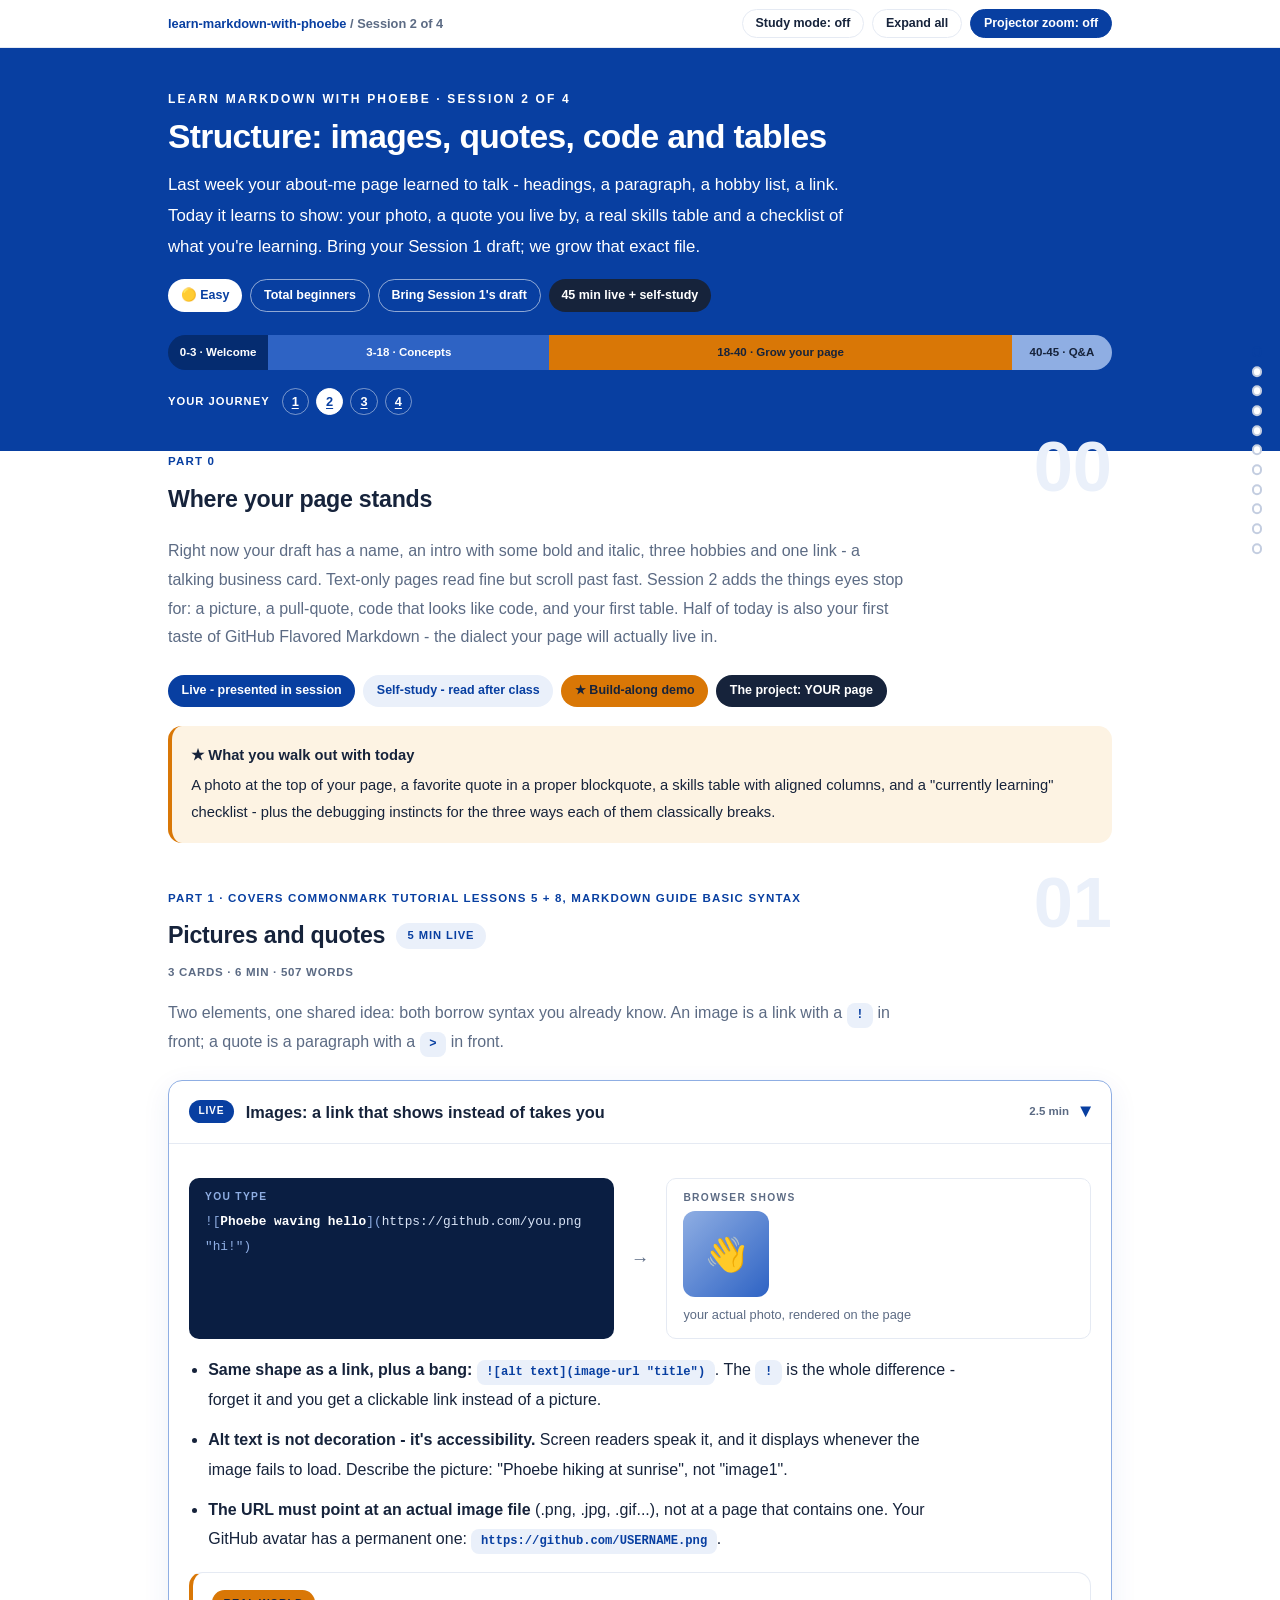
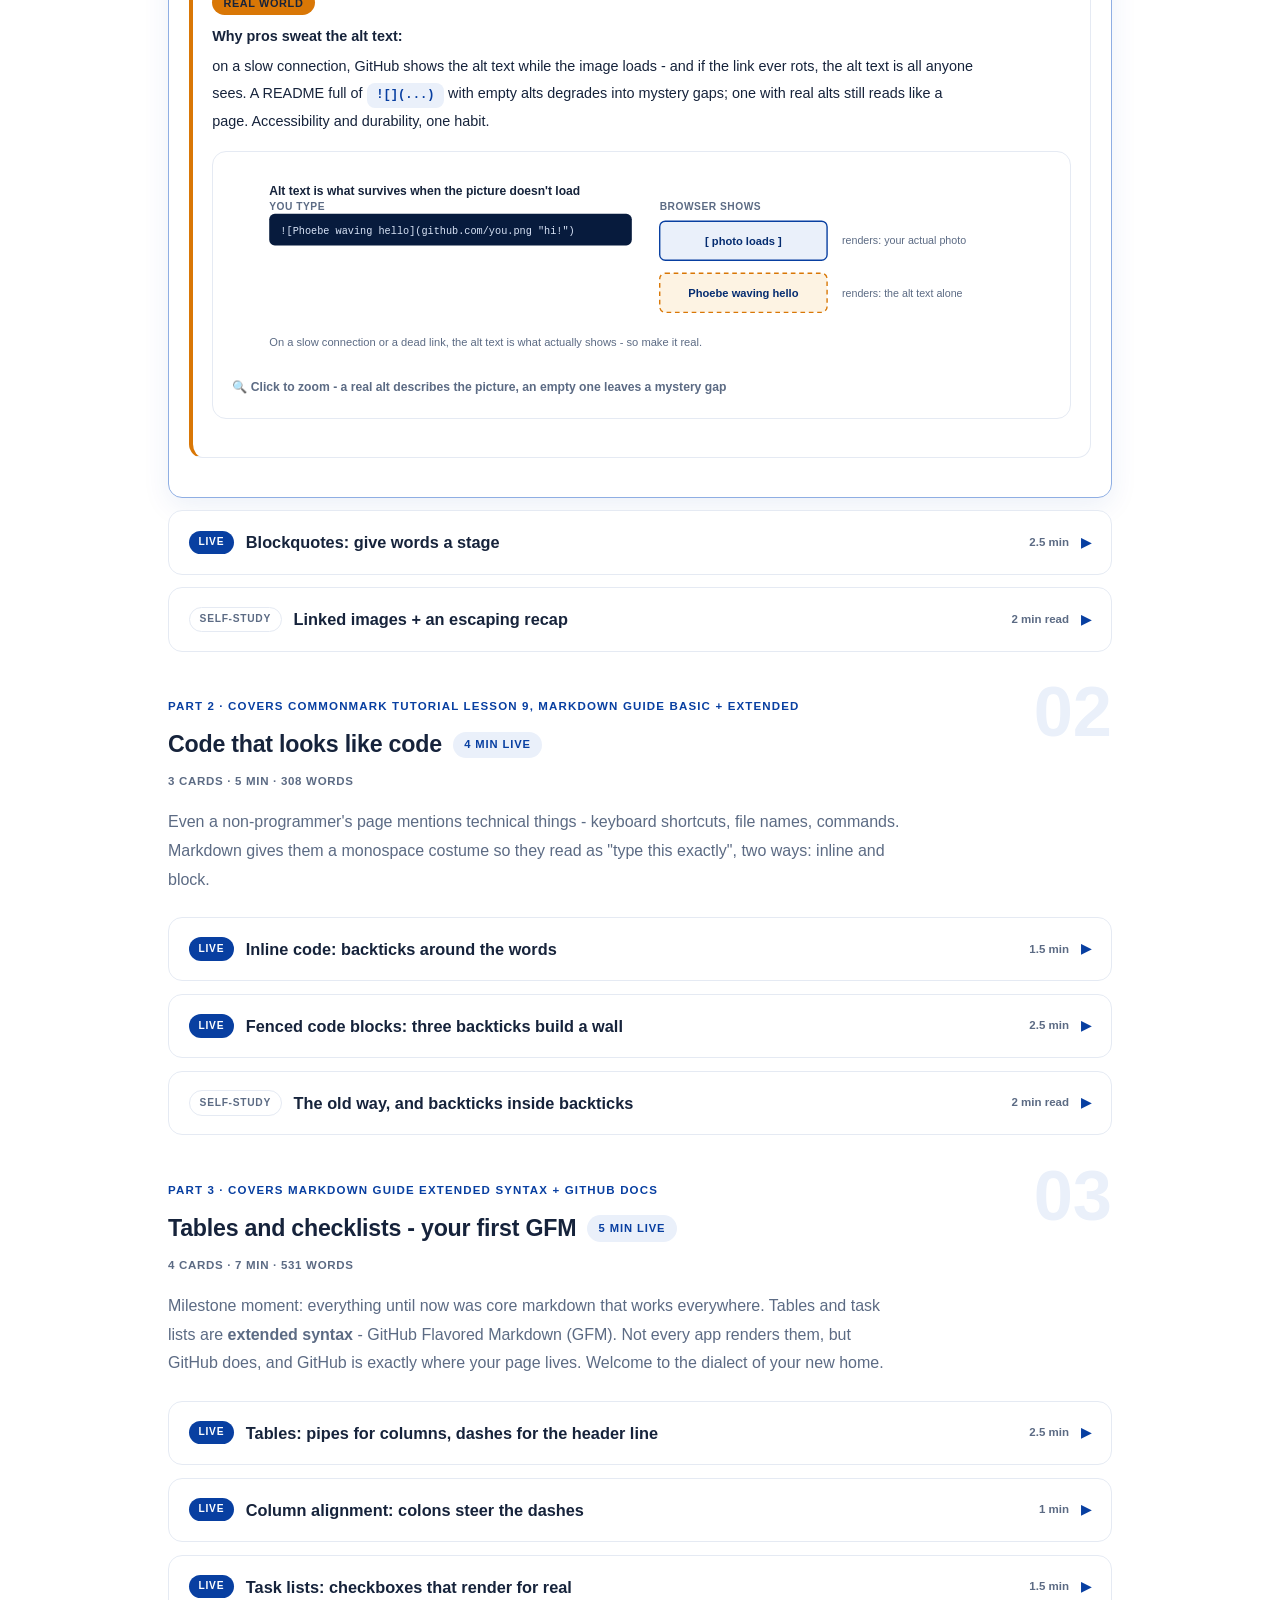
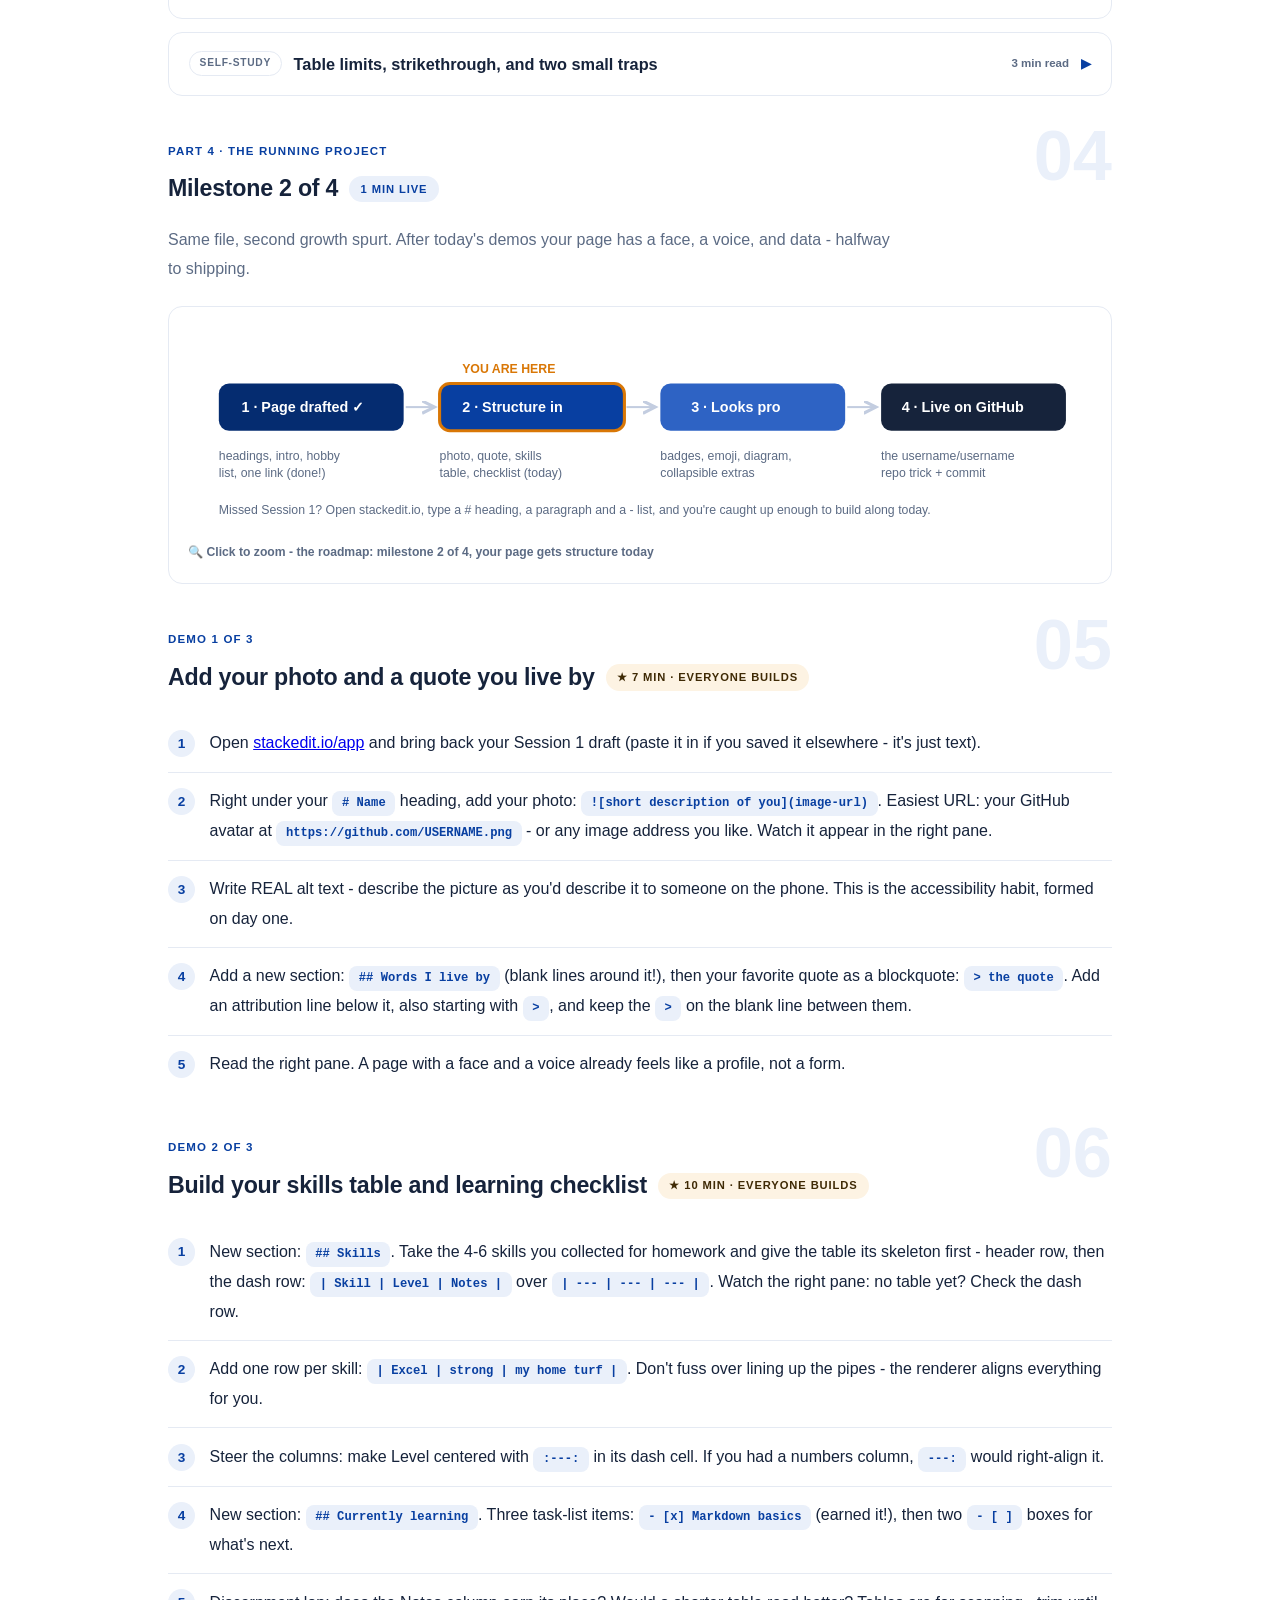
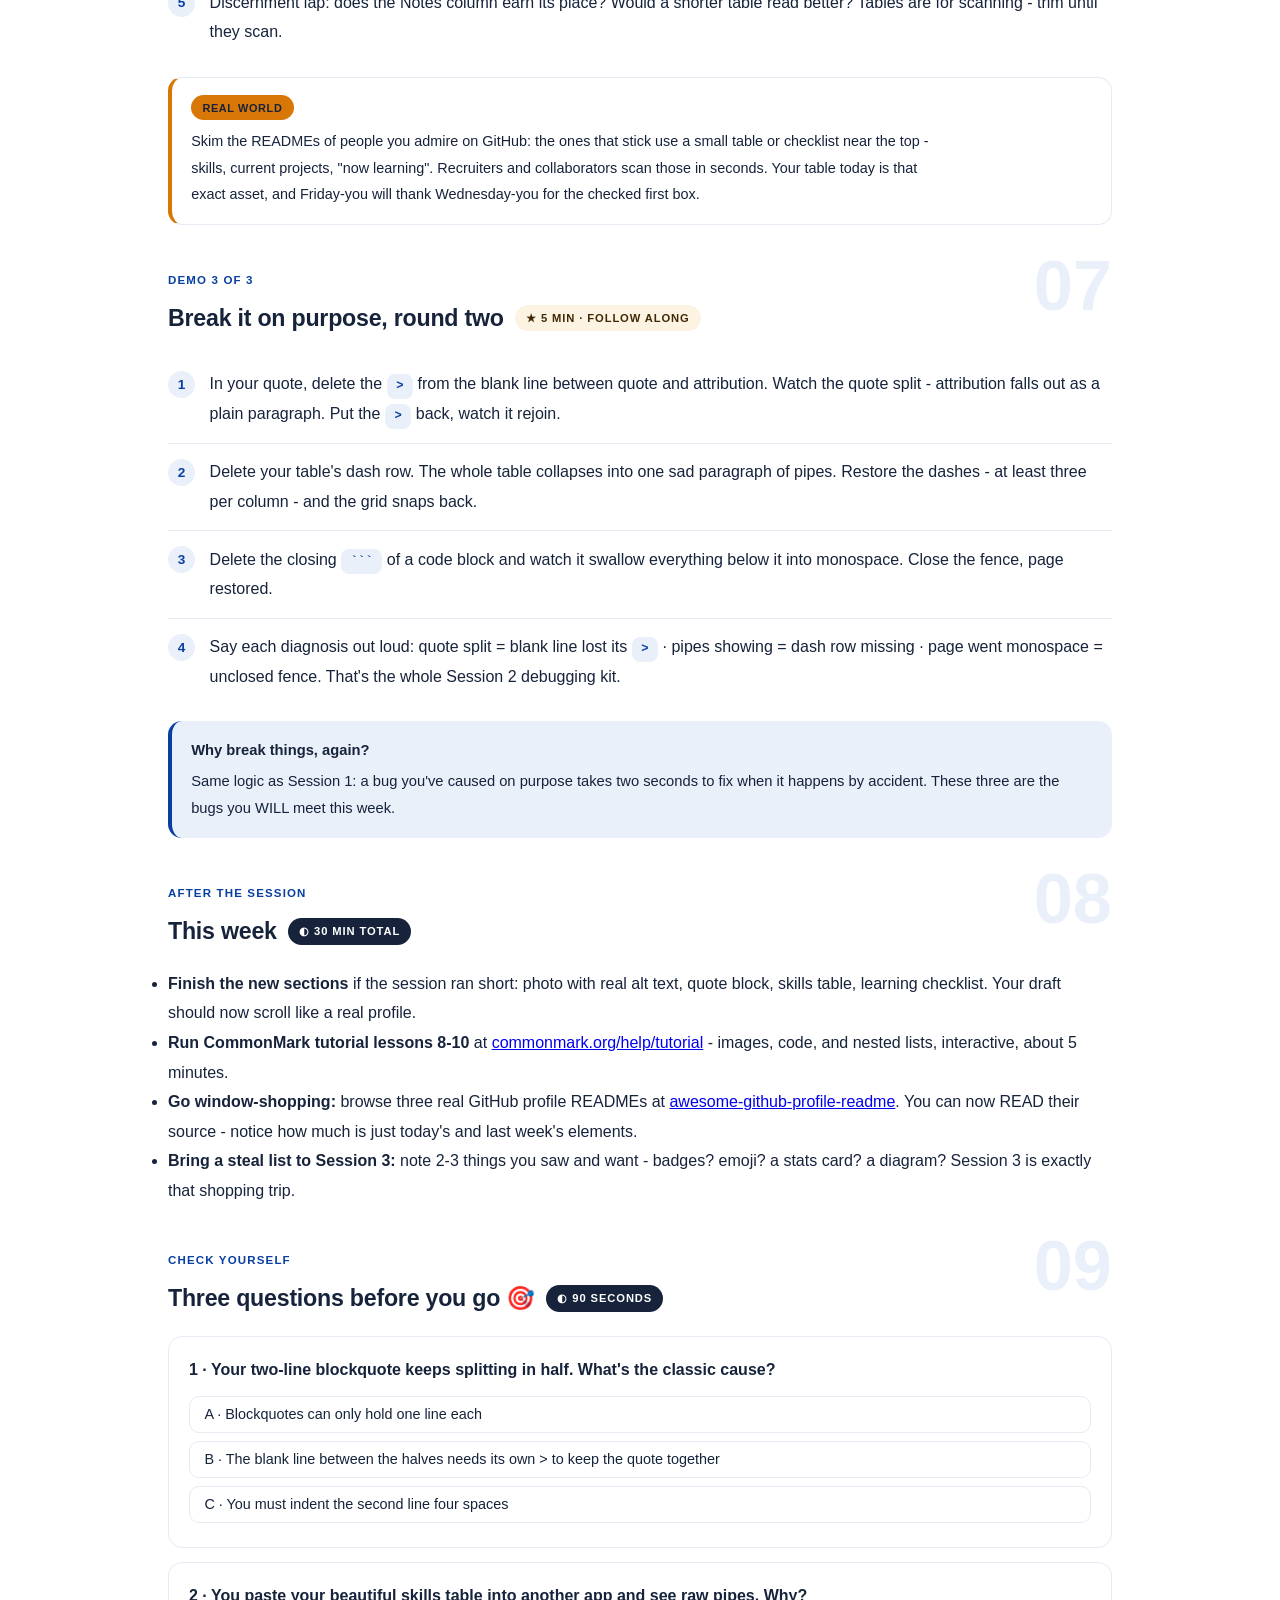
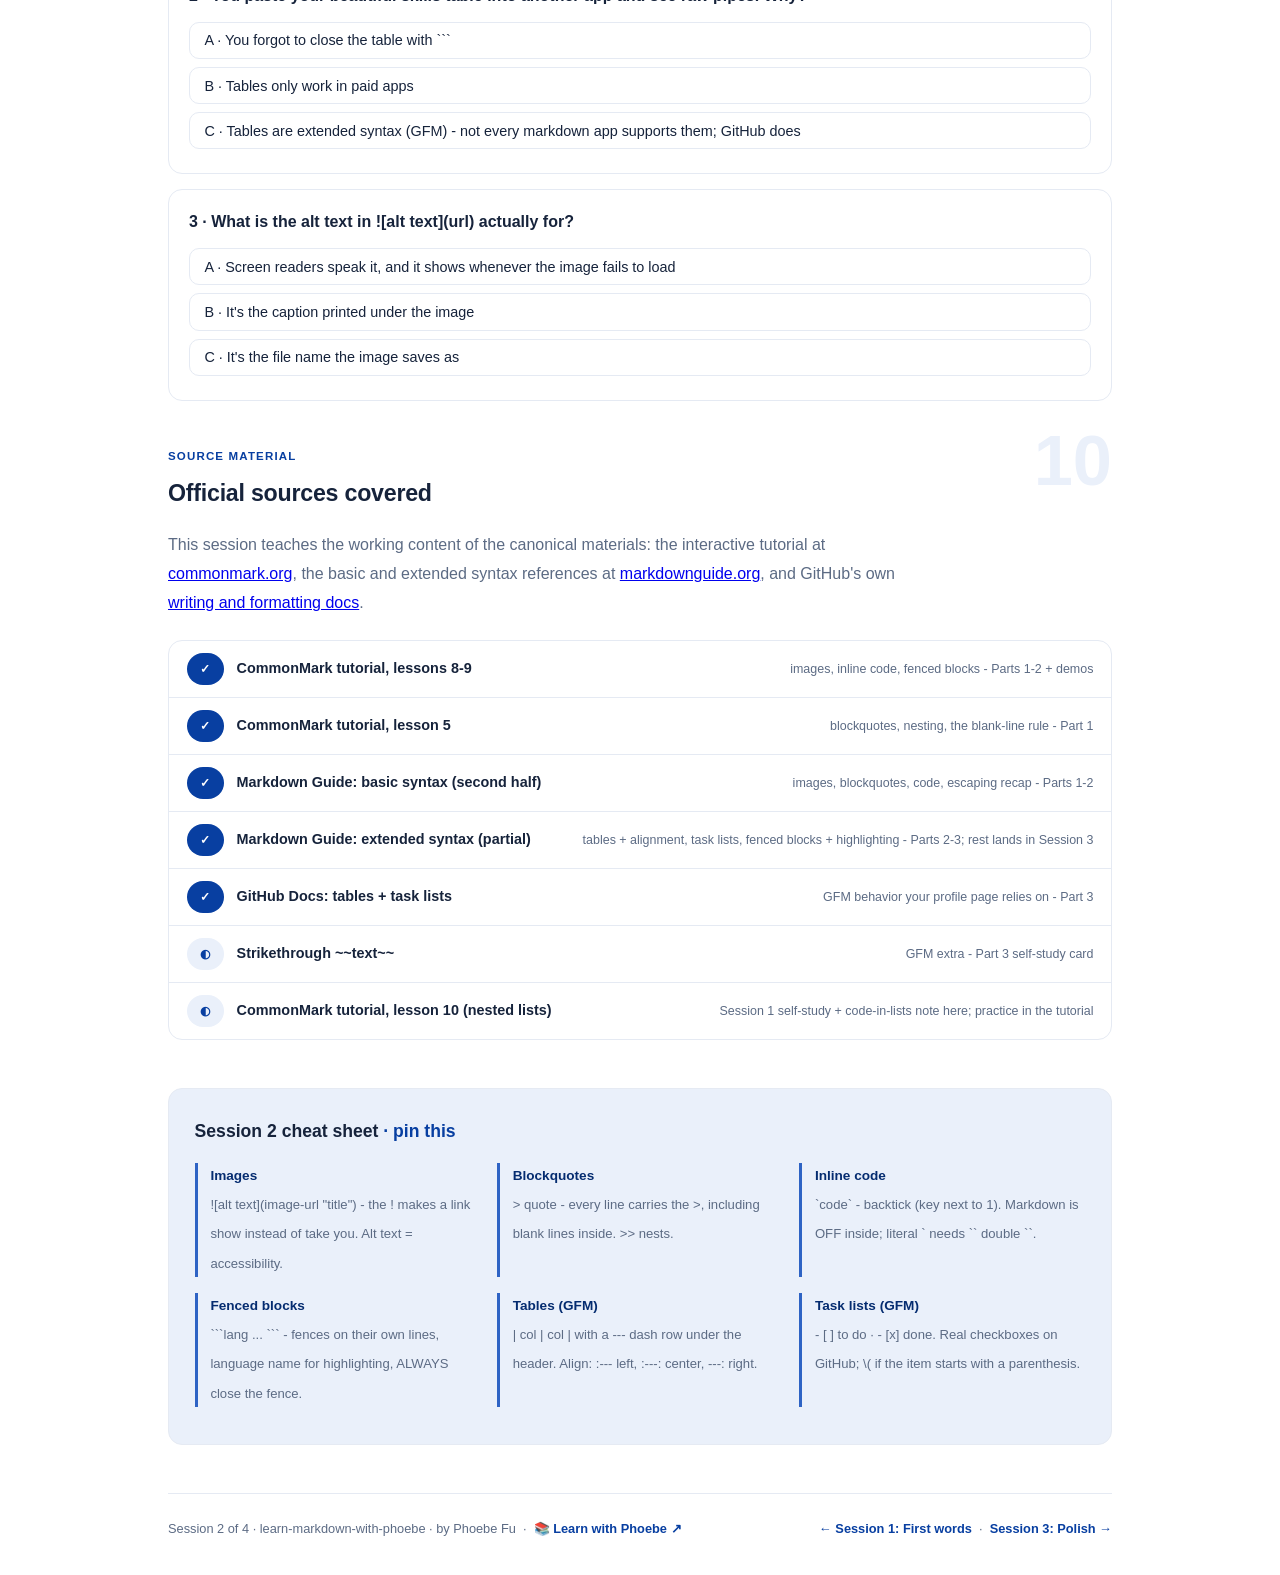
<file: courses/02-structure.html>
<!DOCTYPE html>
<html lang="en">
<head>
<meta charset="UTF-8">
<meta name="viewport" content="width=device-width, initial-scale=1.0">
<!-- social:start -->
<meta name="description" content="Right now your draft has a name, an intro with some bold and italic, three hobbies and one link - a talking business card. Text-only pages read fine but scroll past fast. Session 2 adds the...">
<meta property="og:type" content="article">
<meta property="og:site_name" content="Learn with Phoebe">
<meta property="og:title" content="Structure: images, quotes, code and tables - learn markdown with phoebe">
<meta property="og:description" content="Right now your draft has a name, an intro with some bold and italic, three hobbies and one link - a talking business card. Text-only pages read fine but scroll past fast. Session 2 adds the...">
<meta property="og:url" content="https://phoebefu6.github.io/learn-markdown-with-phoebe/courses/02-structure.html">
<meta property="og:image" content="https://phoebefu6.github.io/learn-markdown-with-phoebe/assets/og-cover.png">
<meta property="og:image:width" content="1200">
<meta property="og:image:height" content="630">
<meta name="twitter:card" content="summary_large_image">
<meta name="twitter:title" content="Structure: images, quotes, code and tables - learn markdown with phoebe">
<meta name="twitter:description" content="Right now your draft has a name, an intro with some bold and italic, three hobbies and one link - a talking business card. Text-only pages read fine but scroll past fast. Session 2 adds the...">
<meta name="twitter:image" content="https://phoebefu6.github.io/learn-markdown-with-phoebe/assets/og-cover.png">
<!-- social:end -->
<title>Session 2 · Structure: images, quotes, code and tables - learn markdown with phoebe</title>
<link rel="stylesheet" href="../assets/style.css?v=38">
</head>
<body>

<div class="toolbar">
  <div class="wrap">
    <span class="crumb"><a href="../index.html">learn-markdown-with-phoebe</a> / Session 2 of 4</span>
    <button class="btn" id="toggle-all" type="button">Expand all</button>
    <button class="btn primary" id="zoom-toggle" type="button">Projector zoom: off</button>
  </div>
</div>

<header class="masthead">
  <div class="wrap">
    <div class="eyebrow">Learn Markdown with Phoebe · Session 2 of 4</div>
    <h1>Structure: <span class="accent">images, quotes, code and tables</span></h1>
    <p class="sub">Last week your about-me page learned to talk - headings, a paragraph, a hobby list, a link. Today it learns to show: your photo, a quote you live by, a real skills table and a checklist of what you're learning. Bring your Session 1 draft; we grow that exact file.</p>
    <div class="chip-row">
      <span class="chip level">🟡 Easy</span>
      <span class="chip audience">Total beginners</span>
      <span class="chip audience">Bring Session 1's draft</span>
      <span class="chip time">45 min live + self-study</span>
    </div>
    <div class="agenda">
      <span class="a1" style="flex:1">0-3 · Welcome</span>
      <span class="a2" style="flex:3">3-18 · Concepts</span>
      <span class="a3" style="flex:5">18-40 · Grow your page</span>
      <span class="a4" style="flex:1">40-45 · Q&amp;A</span>
    </div>
  </div>
</header>

<main class="wrap">

  <!-- ============ INTRO ============ -->
  <section class="section" id="intro">
    <div class="section-kicker">
      <span class="klabel">Part 0</span>
      <h2>Where your page stands</h2>
    </div>
    <p class="lede">Right now your draft has a name, an intro with some bold and italic, three hobbies and one link - a talking business card. Text-only pages read fine but scroll past fast. Session 2 adds the things eyes stop for: a picture, a pull-quote, code that looks like code, and your first table. Half of today is also your first taste of GitHub Flavored Markdown - the dialect your page will actually live in.</p>
    <div class="legend">
      <span class="pill solid">Live - presented in session</span>
      <span class="pill light">Self-study - read after class</span>
      <span class="pill amber">★ Build-along demo</span>
      <span class="pill inkpill">The project: YOUR page</span>
    </div>
    <div class="callout win">
      <strong>★ What you walk out with today</strong>
      A photo at the top of your page, a favorite quote in a proper blockquote, a skills table with aligned columns, and a "currently learning" checklist - plus the debugging instincts for the three ways each of them classically breaks.
    </div>
  </section>

  <!-- ============ PART 1: PICTURES AND QUOTES ============ -->
  <section class="section" id="pictures-quotes">
    <div class="section-kicker">
      <span class="klabel">Part 1 · covers CommonMark tutorial lessons 5 + 8, Markdown Guide basic syntax</span>
      <h2>Pictures and quotes <span class="tag concept">5 min live</span></h2>
    </div>
    <p class="lede">Two elements, one shared idea: both borrow syntax you already know. An image is a link with a <span class="syn-chip">!</span> in front; a quote is a paragraph with a <span class="syn-chip">&gt;</span> in front.</p>

    <details class="card" open>
      <summary><span class="mode live">Live</span>Images: a link that shows instead of takes you<span class="mini">2.5 min</span><span class="caret">▶</span></summary>
      <div class="body">
        <div class="rawpair">
          <div class="rp-raw"><span class="rp-label">You type</span><span class="mk">![</span><span class="mkw">Phoebe waving hello</span><span class="mk">](</span>https://github.com/you.png<span class="mk"> "hi!")</span></div>
          <span class="rp-arrow">→</span>
          <div class="rp-out"><span class="rp-label">Browser shows</span>
            <div style="width:86px;height:86px;border-radius:12px;background:linear-gradient(135deg,#8FAEE3,#2E63C4);display:flex;align-items:center;justify-content:center;font-size:2.1rem">👋</div>
            <p style="margin-top:.4rem;font-size:.8rem;color:var(--muted)">your actual photo, rendered on the page</p>
          </div>
        </div>
        <ul>
          <li><strong>Same shape as a link, plus a bang:</strong> <span class="syn-chip">![alt text](image-url "title")</span>. The <span class="syn-chip">!</span> is the whole difference - forget it and you get a clickable link instead of a picture.</li>
          <li><strong>Alt text is not decoration - it's accessibility.</strong> Screen readers speak it, and it displays whenever the image fails to load. Describe the picture: "Phoebe hiking at sunrise", not "image1".</li>
          <li><strong>The URL must point at an actual image file</strong> (.png, .jpg, .gif...), not at a page that contains one. Your GitHub avatar has a permanent one: <span class="syn-chip">https://github.com/USERNAME.png</span>.</li>
        </ul>
        <div class="callout example">
          <span class="ex-pill">Real world</span>
          <p><strong>Why pros sweat the alt text:</strong> on a slow connection, GitHub shows the alt text while the image loads - and if the link ever rots, the alt text is all anyone sees. A README full of <span class="syn-chip">![](...)</span> with empty alts degrades into mystery gaps; one with real alts still reads like a page. Accessibility and durability, one habit.</p>
<figure class="zoomable">
  <svg viewBox="0 0 880 210" xmlns="http://www.w3.org/2000/svg" role="img" aria-label="One image markdown line next to its two possible renders: when the file loads, the actual photo appears, but on a slow connection or a dead link, the alt text Phoebe waving hello shows in its place, proving alt text is what a reader actually sees when the image fails.">
    <style>
      .ms1T { font: 700 13px Inter, sans-serif; fill: #16233B; }
      .ms1H { font: 700 11px Inter, sans-serif; fill: #5C6B84; letter-spacing: .05em; }
      .ms1C { font: 400 11px Consolas, monospace; fill: #D9E4F7; }
      .ms1B { font: 700 12px Inter, sans-serif; fill: #052C70; }
      .ms1L { font: 400 11.5px Inter, sans-serif; fill: #5C6B84; }
      .ms1N { font: 400 12px Inter, sans-serif; fill: #5C6B84; }
    </style>
    <rect x="0" y="0" width="880" height="210" fill="#FFFFFF"/>
    <text class="ms1T" x="40" y="26">Alt text is what survives when the picture doesn't load</text>
    <text class="ms1H" x="40" y="42">YOU TYPE</text>
    <text class="ms1H" x="460" y="42">BROWSER SHOWS</text>

    <rect x="40" y="46" width="390" height="34" rx="6" fill="#071B3D"/>
    <text class="ms1C" x="52" y="68">![Phoebe waving hello](github.com/you.png "hi!")</text>

    <rect x="460" y="54" width="180" height="42" rx="6" fill="#EAF0FA" stroke="#083FA1" stroke-width="1.5"/>
    <text class="ms1B" x="550" y="80" text-anchor="middle">[ photo loads ]</text>
    <text class="ms1L" x="656" y="79">renders: your actual photo</text>

    <rect x="460" y="110" width="180" height="42" rx="6" fill="#FDF3E3" stroke="#D97706" stroke-width="1.5" stroke-dasharray="5 4"/>
    <text class="ms1B" x="550" y="136" text-anchor="middle">Phoebe waving hello</text>
    <text class="ms1L" x="656" y="135">renders: the alt text alone</text>

    <text class="ms1N" x="40" y="188">On a slow connection or a dead link, the alt text is what actually shows - so make it real.</text>
  </svg>
  <figcaption>🔍 Click to zoom - a real alt describes the picture, an empty one leaves a mystery gap</figcaption>
</figure>

        </div>
      </div>
    </details>

    <details class="card">
      <summary><span class="mode live">Live</span>Blockquotes: give words a stage<span class="mini">2.5 min</span><span class="caret">▶</span></summary>
      <div class="body">
        <div class="rawpair">
          <div class="rp-raw"><span class="rp-label">You type</span><span class="mkq">&gt; </span><span class="mkw">Ship early, ship often.</span>
<span class="mkq">&gt;</span>
<span class="mkq">&gt; </span>Two lines, one quote -
<span class="mkq">&gt; </span>every line carries the <span class="mkq">&gt;</span>.</div>
          <span class="rp-arrow">→</span>
          <div class="rp-out"><span class="rp-label">Browser shows</span>
            <blockquote><p><strong>Ship early, ship often.</strong></p><p style="margin-top:.4rem">Two lines, one quote - every line carries the &gt;.</p></blockquote>
          </div>
        </div>
        <ul>
          <li><strong>One character:</strong> start the line with <span class="syn-chip">&gt; </span> and it renders as an indented, styled quote block. Anything can live inside - bold, links, even lists.</li>
          <li><strong>The gotcha that gets everyone:</strong> a blank line INSIDE a quote must also carry the <span class="syn-chip">&gt;</span>, alone on its line. A truly empty line ends the quote, and the second half falls out as a normal paragraph. This is quiz question one - and Demo 3 breaks it live.</li>
          <li><strong>Nesting:</strong> <span class="syn-chip">&gt;&gt; </span> quotes a quote - the reply-to-a-reply look you know from email.</li>
        </ul>
      </div>
    </details>

    <details class="card">
      <summary><span class="mode self">Self-study</span>Linked images + an escaping recap<span class="mini">2 min read</span><span class="caret">▶</span></summary>
      <div class="body">
        <ul>
          <li><strong>A clickable image</strong> is an image wrapped in a link: <span class="syn-chip">[![alt](image-url)](target-url)</span>. Read it inside-out: the image renders, the outer brackets make it a link. Badges in Session 3 use exactly this.</li>
          <li><strong>Escaping recap from Session 1:</strong> to show a literal <span class="syn-chip">!</span>, <span class="syn-chip">&gt;</span> or bracket, backslash it: <span class="syn-chip">\&gt; not a quote</span>. The full escapable set is on your Session 1 cheat sheet.</li>
          <li><strong>Image sizing:</strong> pure markdown has none. Where you need it (and GitHub allows it), drop to HTML: <span class="syn-chip">&lt;img src="..." width="300"&gt;</span>. More HTML workarounds in Part 3.</li>
        </ul>
      </div>
    </details>
  </section>

  <!-- ============ PART 2: CODE ============ -->
  <section class="section" id="code">
    <div class="section-kicker">
      <span class="klabel">Part 2 · covers CommonMark tutorial lesson 9, Markdown Guide basic + extended</span>
      <h2>Code that looks like code <span class="tag concept">4 min live</span></h2>
    </div>
    <p class="lede">Even a non-programmer's page mentions technical things - keyboard shortcuts, file names, commands. Markdown gives them a monospace costume so they read as "type this exactly", two ways: inline and block.</p>

    <details class="card">
      <summary><span class="mode live">Live</span>Inline code: backticks around the words<span class="mini">1.5 min</span><span class="caret">▶</span></summary>
      <div class="body">
        <div class="rawpair">
          <div class="rp-raw"><span class="rp-label">You type</span>Press <span class="mkx">`</span><span class="mkw">Ctrl+S</span><span class="mkx">`</span> to save, then run
<span class="mkx">`</span><span class="mkw">git status</span><span class="mkx">`</span> to check.</div>
          <span class="rp-arrow">→</span>
          <div class="rp-out"><span class="rp-label">Browser shows</span>
            <p>Press <span class="syn-chip">Ctrl+S</span> to save, then run <span class="syn-chip">git status</span> to check.</p>
          </div>
        </div>
        <ul>
          <li><strong>The backtick</strong> <span class="syn-chip">`</span> is the key next to 1 (not an apostrophe!). Wrap file names, shortcuts, commands, anything meant literally: <span class="syn-chip">`README.md`</span>.</li>
          <li><strong>Bonus power:</strong> inside backticks, markdown is OFF. <span class="syn-chip">`**not bold**`</span> shows the stars - handy for writing ABOUT markdown.</li>
        </ul>
      </div>
    </details>

    <details class="card">
      <summary><span class="mode live">Live</span>Fenced code blocks: three backticks build a wall<span class="mini">2.5 min</span><span class="caret">▶</span></summary>
      <div class="body">
        <div class="rawpair">
          <div class="rp-raw"><span class="rp-label">You type</span><span class="mkx">```python</span>
<span class="mkw">print</span>("hello, markdown")
<span class="mkx">```</span></div>
          <span class="rp-arrow">→</span>
          <div class="rp-out"><span class="rp-label">Browser shows</span>
            <div style="background:#0A1E42;border-radius:8px;padding:.6rem .8rem;font:400 .8rem/1.7 ui-monospace,Menlo,monospace"><span style="color:#F59E0B">print</span><span style="color:#D9E4F7">(</span><span style="color:#34D399">"hello, markdown"</span><span style="color:#D9E4F7">)</span></div>
            <p style="margin-top:.4rem;font-size:.8rem;color:var(--muted)">a shaded block, colored by language</p>
          </div>
        </div>
        <ul>
          <li><strong>Open with</strong> <span class="syn-chip">```</span> <strong>on its own line, close with</strong> <span class="syn-chip">```</span> <strong>on its own line.</strong> Everything between renders exactly as typed - spacing, stars, hashes, all literal.</li>
          <li><strong>Name the language after the opening fence</strong> - <span class="syn-chip">```python</span>, <span class="syn-chip">```sql</span>, <span class="syn-chip">```html</span> - and renderers that support highlighting color it. The info string is standard CommonMark; whether colors actually appear is up to the renderer. GitHub: yes.</li>
          <li><strong>An unclosed fence swallows the rest of your page.</strong> If everything below a code block suddenly turns monospace, you forgot the closing <span class="syn-chip">```</span>. Demo 3 does this on purpose.</li>
        </ul>
        <div class="callout example">
          <span class="ex-pill">Real world</span>
          <p><strong>The most-typed markdown at work:</strong> pasting an error into a chat or GitHub issue inside a <span class="syn-chip">```</span> fence. Unfenced, the error's underscores and brackets get mangled into italics and links; fenced, it arrives character-perfect and the person helping you can actually read it. People notice who fences.</p>
        </div>
      </div>
    </details>

    <details class="card">
      <summary><span class="mode self">Self-study</span>The old way, and backticks inside backticks<span class="mini">2 min read</span><span class="caret">▶</span></summary>
      <div class="body">
        <ul>
          <li><strong>Indented code blocks:</strong> before fences existed, indenting a line 4 spaces made it code - which is exactly why Session 1 warned you never to indent paragraphs. You'll meet this in older documents; write fences yourself, they're clearer and they take a language name.</li>
          <li><strong>A literal backtick inside inline code:</strong> wrap with DOUBLE backticks: <span class="syn-chip">`` a ` inside ``</span>. Rare, but unforgettable once you've needed it.</li>
          <li><strong>Code inside a list item:</strong> a fence works, or indent the code 8 spaces (4 for the list nesting + 4 for code).</li>
        </ul>
      </div>
    </details>
  </section>

  <!-- ============ PART 3: TABLES AND CHECKLISTS ============ -->
  <section class="section" id="tables-checklists">
    <div class="section-kicker">
      <span class="klabel">Part 3 · covers Markdown Guide extended syntax + GitHub Docs</span>
      <h2>Tables and checklists - your first GFM <span class="tag concept">5 min live</span></h2>
    </div>
    <p class="lede">Milestone moment: everything until now was core markdown that works everywhere. Tables and task lists are <strong>extended syntax</strong> - GitHub Flavored Markdown (GFM). Not every app renders them, but GitHub does, and GitHub is exactly where your page lives. Welcome to the dialect of your new home.</p>

    <details class="card">
      <summary><span class="mode live">Live</span>Tables: pipes for columns, dashes for the header line<span class="mini">2.5 min</span><span class="caret">▶</span></summary>
      <div class="body">
        <div class="rawpair">
          <div class="rp-raw"><span class="rp-label">You type</span><span class="mk">| </span><span class="mkw">Skill</span><span class="mk"> | </span><span class="mkw">Level</span><span class="mk"> |</span>
<span class="mk">| --- | --- |</span>
<span class="mk">| </span>Excel<span class="mk"> | </span>strong<span class="mk"> |</span>
<span class="mk">| </span>Python<span class="mk"> | </span>learning<span class="mk"> |</span></div>
          <span class="rp-arrow">→</span>
          <div class="rp-out"><span class="rp-label">Browser shows</span>
            <table><tr><th>Skill</th><th>Level</th></tr><tr><td>Excel</td><td>strong</td></tr><tr><td>Python</td><td>learning</td></tr></table>
          </div>
        </div>
        <ul>
          <li><strong>Three rules:</strong> pipes <span class="syn-chip">|</span> separate columns, row one is the header, and row two MUST be dashes (<span class="syn-chip">---</span>, at least three per column). No dash row, no table - just a paragraph full of pipes. The #1 table bug.</li>
          <li><strong>Columns don't need to line up in the source.</strong> Ragged pipes render as a perfect grid - the renderer does the alignment, not you. (Lining them up anyway is a kindness to whoever reads the raw file.)</li>
          <li><strong>A literal pipe in a cell</strong> needs escaping: <span class="syn-chip">\|</span>.</li>
        </ul>
      </div>
    </details>

    <details class="card">
      <summary><span class="mode live">Live</span>Column alignment: colons steer the dashes<span class="mini">1 min</span><span class="caret">▶</span></summary>
      <div class="body">
        <p>Add colons to the dash row to control each column: <span class="syn-chip">:---</span> left, <span class="syn-chip">:---:</span> center, <span class="syn-chip">---:</span> right. Memory hook: the colon is a magnet - the text sticks to its side.</p>
<figure class="zoomable">
  <svg viewBox="0 0 880 180" xmlns="http://www.w3.org/2000/svg" role="img" aria-label="A markdown table with a dash row of colon left, colon colon center, and colon right, next to the rendered table it produces: words sits left aligned, levels sits centered, and 1,240 sits right aligned in its column, each cell obeying the colon its column declared.">
    <style>
      .ms2T { font: 700 13px Inter, sans-serif; fill: #16233B; }
      .ms2H { font: 700 11px Inter, sans-serif; fill: #5C6B84; letter-spacing: .05em; }
      .ms2C { font: 400 11px Consolas, monospace; fill: #D9E4F7; }
      .ms2A { font: 700 12px Inter, sans-serif; fill: #5C6B84; }
      .ms2D { font: 400 12px Inter, sans-serif; fill: #16233B; }
      .ms2N { font: 400 12px Inter, sans-serif; fill: #5C6B84; }
    </style>
    <rect x="0" y="0" width="880" height="180" fill="#FFFFFF"/>
    <text class="ms2T" x="40" y="26">Colons on the dash row steer each column's alignment</text>
    <text class="ms2H" x="40" y="42">YOU TYPE</text>
    <text class="ms2H" x="460" y="42">BROWSER SHOWS</text>

    <rect x="40" y="46" width="390" height="50" rx="6" fill="#071B3D"/>
    <text class="ms2C" x="52" y="66">| :--- | :---: | ---: |</text>
    <text class="ms2C" x="52" y="82">| words | levels | 1,240 |</text>

    <rect x="460" y="46" width="380" height="70" fill="#FFFFFF" stroke="#E5EAF3" stroke-width="1.5"/>
    <line x1="586" y1="46" x2="586" y2="116" stroke="#E5EAF3" stroke-width="1.5"/>
    <line x1="713" y1="46" x2="713" y2="116" stroke="#E5EAF3" stroke-width="1.5"/>
    <text class="ms2A" x="472" y="58">&#8672; left</text>
    <text class="ms2A" x="650" y="58" text-anchor="middle">center</text>
    <text class="ms2A" x="828" y="58" text-anchor="end">right &#8674;</text>
    <text class="ms2D" x="472" y="98">words</text>
    <text class="ms2D" x="650" y="98" text-anchor="middle">levels</text>
    <text class="ms2D" x="828" y="98" text-anchor="end">1,240</text>

    <text class="ms2N" x="40" y="150">Ragged pipes in the source still render as a perfect grid - the colon controls alignment.</text>
  </svg>
  <figcaption>🔍 Click to zoom - the colon's side is the side the text sticks to</figcaption>
</figure>

        <div class="rp-out" style="margin-top:.6rem">
          <table><tr><th style="text-align:left">:--- left</th><th style="text-align:center">:---: center</th><th style="text-align:right">---: right</th></tr><tr><td style="text-align:left">words</td><td style="text-align:center">levels</td><td style="text-align:right">1,240</td></tr></table>
        </div>
        <p style="margin-top:.5rem">Right-align number columns and they read like a spreadsheet; center short status words. Small touch, instantly more professional.</p>
      </div>
    </details>

    <details class="card">
      <summary><span class="mode live">Live</span>Task lists: checkboxes that render for real<span class="mini">1.5 min</span><span class="caret">▶</span></summary>
      <div class="body">
        <div class="rawpair">
          <div class="rp-raw"><span class="rp-label">You type</span><span class="mk">- [</span><span class="mkb">x</span><span class="mk">] </span><span class="mkw">Markdown basics</span>
<span class="mk">- [ ] </span>Tables and checklists
<span class="mk">- [ ] </span>Go live on GitHub</div>
          <span class="rp-arrow">→</span>
          <div class="rp-out"><span class="rp-label">Browser shows</span>
            <ul style="list-style:none;margin-left:.2rem"><li><input type="checkbox" checked disabled> <strong>Markdown basics</strong></li><li><input type="checkbox" disabled> Tables and checklists</li><li><input type="checkbox" disabled> Go live on GitHub</li></ul>
          </div>
        </div>
        <ul>
          <li><strong>A regular list item plus brackets:</strong> <span class="syn-chip">- [ ]</span> unchecked, <span class="syn-chip">- [x]</span> checked. The space inside the empty brackets matters.</li>
          <li><strong>On GitHub these are real checkboxes</strong> - in issues you can click them; on your profile they render as a live progress list. A "currently learning" checklist with one box already ticked says more about you than a paragraph could.</li>
        </ul>
        <div class="callout tip">
          <strong>Say it plainly: this part is GFM</strong>
          Tables and task lists are extended syntax. Paste them into an app that only speaks core markdown and you'll see raw pipes and brackets - not broken, just unsupported. Rule of thumb: Sessions 1-2 core elements work everywhere; from here on, check the app. Your page's app is GitHub, which renders all of today.
        </div>
      </div>
    </details>

    <details class="card">
      <summary><span class="mode self">Self-study</span>Table limits, strikethrough, and two small traps<span class="mini">3 min read</span><span class="caret">▶</span></summary>
      <div class="body">
        <ul>
          <li><strong>What table cells CANNOT hold:</strong> headings, lists, blockquotes, code blocks, horizontal rules - block elements don't fit in cells. Bold, italic, links, inline code are fine.</li>
          <li><strong>The HTML workaround:</strong> need a line break inside a cell? <span class="syn-chip">&lt;br&gt;</span>. Need a list-ish cell? <span class="syn-chip">item one&lt;br&gt;item two</span>. Beyond that, consider whether it should be a table at all.</li>
          <li><strong>Strikethrough:</strong> <span class="syn-chip">~~like this~~</span> renders <s>like this</s> - also GFM. Fun on a learning list: <span class="syn-chip">~~fear of markdown~~</span>.</li>
          <li><strong>Task-list trap:</strong> a task starting with an open parenthesis needs an escape: <span class="syn-chip">- [ ] \(Optional) stretch goal</span>.</li>
        </ul>
      </div>
    </details>
  </section>

  <!-- ============ PART 4: THE PROJECT ============ -->
  <section class="section" id="the-project">
    <div class="section-kicker">
      <span class="klabel">Part 4 · the running project</span>
      <h2>Milestone 2 of 4 <span class="tag concept">1 min live</span></h2>
    </div>
    <p class="lede">Same file, second growth spurt. After today's demos your page has a face, a voice, and data - halfway to shipping.</p>

    <figure class="zoomable">
      <svg viewBox="0 0 880 200" xmlns="http://www.w3.org/2000/svg" role="img" aria-label="The four-session roadmap with milestone 2, structure, highlighted as the current session">
        <style>
          .s2rT { font: 700 14px Inter, sans-serif; fill: #FFFFFF; }
          .s2rX { font: 400 12px Inter, sans-serif; fill: #5C6B84; }
          .s2rH { font: 700 12px Inter, sans-serif; fill: #D97706; }
          .s2rA { stroke: #C3CDE0; stroke-width: 2; fill: none; marker-end: url(#s2rAh); }
        </style>
        <defs>
          <marker id="s2rAh" markerWidth="8" markerHeight="8" refX="6" refY="3" orient="auto">
            <path d="M0,0 L6,3 L0,6" fill="none" stroke="#C3CDE0" stroke-width="1.5"/>
          </marker>
        </defs>
        <rect x="30" y="55" width="180" height="46" rx="10" fill="#052C70"/>
        <text class="s2rT" x="52" y="83">1 · Page drafted ✓</text>
        <rect x="245" y="55" width="180" height="46" rx="10" fill="#083FA1" stroke="#D97706" stroke-width="3"/>
        <text class="s2rT" x="267" y="83">2 · Structure in</text>
        <text class="s2rH" x="267" y="45">YOU ARE HERE</text>
        <rect x="460" y="55" width="180" height="46" rx="10" fill="#2E63C4"/>
        <text class="s2rT" x="490" y="83">3 · Looks pro</text>
        <rect x="675" y="55" width="180" height="46" rx="10" fill="#16233B"/>
        <text class="s2rT" x="695" y="83">4 · Live on GitHub</text>
        <line class="s2rA" x1="212" y1="78" x2="240" y2="78"/>
        <line class="s2rA" x1="427" y1="78" x2="455" y2="78"/>
        <line class="s2rA" x1="642" y1="78" x2="670" y2="78"/>
        <text class="s2rX" x="30" y="130">headings, intro, hobby</text>
        <text class="s2rX" x="30" y="146">list, one link (done!)</text>
        <text class="s2rX" x="245" y="130">photo, quote, skills</text>
        <text class="s2rX" x="245" y="146">table, checklist (today)</text>
        <text class="s2rX" x="460" y="130">badges, emoji, diagram,</text>
        <text class="s2rX" x="460" y="146">collapsible extras</text>
        <text class="s2rX" x="675" y="130">the username/username</text>
        <text class="s2rX" x="675" y="146">repo trick + commit</text>
        <text class="s2rX" x="30" y="182">Missed Session 1? Open stackedit.io, type a # heading, a paragraph and a - list, and you're caught up enough to build along today.</text>
      </svg>
      <figcaption>🔍 Click to zoom - the roadmap: milestone 2 of 4, your page gets structure today</figcaption>
    </figure>
  </section>

  <!-- ============ DEMO 1 ============ -->
  <section class="section" id="demo-1">
    <div class="section-kicker">
      <span class="klabel">Demo 1 of 3</span>
      <h2>Add your photo and a quote you live by <span class="tag demo">★ 7 min · everyone builds</span></h2>
    </div>
    <div class="steps">
      <div class="step"><p>Open <a href="https://stackedit.io/app">stackedit.io/app</a> and bring back your Session 1 draft (paste it in if you saved it elsewhere - it's just text).</p></div>
      <div class="step"><p>Right under your <span class="syn-chip"># Name</span> heading, add your photo: <span class="syn-chip">![short description of you](image-url)</span>. Easiest URL: your GitHub avatar at <span class="syn-chip">https://github.com/USERNAME.png</span> - or any image address you like. Watch it appear in the right pane.</p></div>
      <div class="step"><p>Write REAL alt text - describe the picture as you'd describe it to someone on the phone. This is the accessibility habit, formed on day one.</p></div>
      <div class="step"><p>Add a new section: <span class="syn-chip">## Words I live by</span> (blank lines around it!), then your favorite quote as a blockquote: <span class="syn-chip">&gt; the quote</span>. Add an attribution line below it, also starting with <span class="syn-chip">&gt;</span>, and keep the <span class="syn-chip">&gt;</span> on the blank line between them.</p></div>
      <div class="step"><p>Read the right pane. A page with a face and a voice already feels like a profile, not a form.</p></div>
    </div>
  </section>

  <!-- ============ DEMO 2 ============ -->
  <section class="section" id="demo-2">
    <div class="section-kicker">
      <span class="klabel">Demo 2 of 3</span>
      <h2>Build your skills table and learning checklist <span class="tag demo">★ 10 min · everyone builds</span></h2>
    </div>
    <div class="steps">
      <div class="step"><p>New section: <span class="syn-chip">## Skills</span>. Take the 4-6 skills you collected for homework and give the table its skeleton first - header row, then the dash row: <span class="syn-chip">| Skill | Level | Notes |</span> over <span class="syn-chip">| --- | --- | --- |</span>. Watch the right pane: no table yet? Check the dash row.</p></div>
      <div class="step"><p>Add one row per skill: <span class="syn-chip">| Excel | strong | my home turf |</span>. Don't fuss over lining up the pipes - the renderer aligns everything for you.</p></div>
      <div class="step"><p>Steer the columns: make Level centered with <span class="syn-chip">:---:</span> in its dash cell. If you had a numbers column, <span class="syn-chip">---:</span> would right-align it.</p></div>
      <div class="step"><p>New section: <span class="syn-chip">## Currently learning</span>. Three task-list items: <span class="syn-chip">- [x] Markdown basics</span> (earned it!), then two <span class="syn-chip">- [ ]</span> boxes for what's next.</p></div>
      <div class="step"><p>Discernment lap: does the Notes column earn its place? Would a shorter table read better? Tables are for scanning - trim until they scan.</p></div>
    </div>
    <div class="callout example">
      <span class="ex-pill">Real world</span>
      <p>Skim the READMEs of people you admire on GitHub: the ones that stick use a small table or checklist near the top - skills, current projects, "now learning". Recruiters and collaborators scan those in seconds. Your table today is that exact asset, and Friday-you will thank Wednesday-you for the checked first box.</p>
    </div>
  </section>

  <!-- ============ DEMO 3 ============ -->
  <section class="section" id="demo-3">
    <div class="section-kicker">
      <span class="klabel">Demo 3 of 3</span>
      <h2>Break it on purpose, round two <span class="tag demo">★ 5 min · follow along</span></h2>
    </div>
    <div class="steps">
      <div class="step"><p>In your quote, delete the <span class="syn-chip">&gt;</span> from the blank line between quote and attribution. Watch the quote split - attribution falls out as a plain paragraph. Put the <span class="syn-chip">&gt;</span> back, watch it rejoin.</p></div>
      <div class="step"><p>Delete your table's dash row. The whole table collapses into one sad paragraph of pipes. Restore the dashes - at least three per column - and the grid snaps back.</p></div>
      <div class="step"><p>Delete the closing <span class="syn-chip">```</span> of a code block and watch it swallow everything below it into monospace. Close the fence, page restored.</p></div>
      <div class="step"><p>Say each diagnosis out loud: quote split = blank line lost its <span class="syn-chip">&gt;</span> · pipes showing = dash row missing · page went monospace = unclosed fence. That's the whole Session 2 debugging kit.</p></div>
    </div>
    <div class="callout tip">
      <strong>Why break things, again?</strong>
      Same logic as Session 1: a bug you've caused on purpose takes two seconds to fix when it happens by accident. These three are the bugs you WILL meet this week.
    </div>
  </section>

  <!-- ============ HOMEWORK ============ -->
  <section class="section" id="exercise">
    <div class="section-kicker">
      <span class="klabel">After the session</span>
      <h2>This week <span class="tag exercise">◐ 30 min total</span></h2>
    </div>
    <ul>
      <li><strong>Finish the new sections</strong> if the session ran short: photo with real alt text, quote block, skills table, learning checklist. Your draft should now scroll like a real profile.</li>
      <li><strong>Run CommonMark tutorial lessons 8-10</strong> at <a href="https://commonmark.org/help/tutorial/">commonmark.org/help/tutorial</a> - images, code, and nested lists, interactive, about 5 minutes.</li>
      <li><strong>Go window-shopping:</strong> browse three real GitHub profile READMEs at <a href="https://github.com/abhisheknaiidu/awesome-github-profile-readme">awesome-github-profile-readme</a>. You can now READ their source - notice how much is just today's and last week's elements.</li>
      <li><strong>Bring a steal list to Session 3:</strong> note 2-3 things you saw and want - badges? emoji? a stats card? a diagram? Session 3 is exactly that shopping trip.</li>
    </ul>
  </section>

  <!-- ============ QUIZ ============ -->
  <section class="section" id="quiz">
    <div class="section-kicker">
      <span class="klabel">Check yourself</span>
      <h2>Three questions before you go 🎯 <span class="tag exercise">◐ 90 seconds</span></h2>
    </div>
    <div class="quiz-q" data-answer="1">
      <p class="qtext">1 · Your two-line blockquote keeps splitting in half. What's the classic cause?</p>
      <button class="qopt" type="button">A · Blockquotes can only hold one line each</button>
      <button class="qopt" type="button">B · The blank line between the halves needs its own &gt; to keep the quote together</button>
      <button class="qopt" type="button">C · You must indent the second line four spaces</button>
      <p class="qwhy">A truly empty line ends a blockquote. Keep multi-part quotes together by putting a lone &gt; on the blank line - the gotcha from Demo 3.</p>
    </div>
    <div class="quiz-q" data-answer="2">
      <p class="qtext">2 · You paste your beautiful skills table into another app and see raw pipes. Why?</p>
      <button class="qopt" type="button">A · You forgot to close the table with ```</button>
      <button class="qopt" type="button">B · Tables only work in paid apps</button>
      <button class="qopt" type="button">C · Tables are extended syntax (GFM) - not every markdown app supports them; GitHub does</button>
      <p class="qwhy">Core markdown works everywhere; tables and task lists are GitHub Flavored Markdown extras. Your page lives on GitHub, so you're safe at home - but check before assuming elsewhere.</p>
    </div>
    <div class="quiz-q" data-answer="0">
      <p class="qtext">3 · What is the alt text in ![alt text](url) actually for?</p>
      <button class="qopt" type="button">A · Screen readers speak it, and it shows whenever the image fails to load</button>
      <button class="qopt" type="button">B · It's the caption printed under the image</button>
      <button class="qopt" type="button">C · It's the file name the image saves as</button>
      <p class="qwhy">Alt text is accessibility plus a safety net: it's what blind and low-vision readers hear, and what everyone sees if the image link ever breaks. Write it like a description, not a label.</p>
    </div>
    <p class="quiz-score"></p>
  </section>

  <!-- ============ OFFICIAL SOURCES ============ -->
  <section class="section" id="official">
    <div class="section-kicker">
      <span class="klabel">Source material</span>
      <h2>Official sources covered</h2>
    </div>
    <p class="lede">This session teaches the working content of the canonical materials: the interactive tutorial at <a href="https://commonmark.org/help/">commonmark.org</a>, the basic and extended syntax references at <a href="https://www.markdownguide.org/">markdownguide.org</a>, and GitHub's own <a href="https://docs.github.com/en/get-started/writing-on-github/getting-started-with-writing-and-formatting-on-github/basic-writing-and-formatting-syntax">writing and formatting docs</a>.</p>
    <div class="covered">
      <div class="covered-row"><span class="status pill solid">✓</span><span class="name">CommonMark tutorial, lessons 8-9</span><span class="note">images, inline code, fenced blocks - Parts 1-2 + demos</span></div>
      <div class="covered-row"><span class="status pill solid">✓</span><span class="name">CommonMark tutorial, lesson 5</span><span class="note">blockquotes, nesting, the blank-line rule - Part 1</span></div>
      <div class="covered-row"><span class="status pill solid">✓</span><span class="name">Markdown Guide: basic syntax (second half)</span><span class="note">images, blockquotes, code, escaping recap - Parts 1-2</span></div>
      <div class="covered-row"><span class="status pill solid">✓</span><span class="name">Markdown Guide: extended syntax (partial)</span><span class="note">tables + alignment, task lists, fenced blocks + highlighting - Parts 2-3; rest lands in Session 3</span></div>
      <div class="covered-row"><span class="status pill solid">✓</span><span class="name">GitHub Docs: tables + task lists</span><span class="note">GFM behavior your profile page relies on - Part 3</span></div>
      <div class="covered-row"><span class="status pill light">◐</span><span class="name">Strikethrough ~~text~~</span><span class="note">GFM extra - Part 3 self-study card</span></div>
      <div class="covered-row"><span class="status pill light">◐</span><span class="name">CommonMark tutorial, lesson 10 (nested lists)</span><span class="note">Session 1 self-study + code-in-lists note here; practice in the tutorial</span></div>
    </div>
  </section>

  <!-- ============ CHEAT SHEET ============ -->
  <section class="cheat" id="cheatsheet">
    <h3>Session 2 cheat sheet <span>· pin this</span></h3>
    <div class="grid-2">
      <div class="cheat-item"><b>Images</b><span>![alt text](image-url "title") - the ! makes a link show instead of take you. Alt text = accessibility.</span></div>
      <div class="cheat-item"><b>Blockquotes</b><span>&gt; quote - every line carries the &gt;, including blank lines inside. &gt;&gt; nests.</span></div>
      <div class="cheat-item"><b>Inline code</b><span>`code` - backtick (key next to 1). Markdown is OFF inside; literal ` needs `` double ``.</span></div>
      <div class="cheat-item"><b>Fenced blocks</b><span>```lang ... ``` - fences on their own lines, language name for highlighting, ALWAYS close the fence.</span></div>
      <div class="cheat-item"><b>Tables (GFM)</b><span>| col | col | with a --- dash row under the header. Align: :--- left, :---: center, ---: right.</span></div>
      <div class="cheat-item"><b>Task lists (GFM)</b><span>- [ ] to do · - [x] done. Real checkboxes on GitHub; \( if the item starts with a parenthesis.</span></div>
    </div>
  </section>

  <footer class="pagefoot">
    <span>Session 2 of 4 · learn-markdown-with-phoebe · by Phoebe Fu &nbsp;·&nbsp; 📚 <a href="https://phoebefu6.github.io/learn-with-phoebe/">Learn with Phoebe ↗</a></span>
    <span><a href="01-first-words.html">← Session 1: First words</a> &nbsp;·&nbsp; <a href="03-polish.html">Session 3: Polish →</a></span>
  </footer>

</main>

<script src="../assets/app.js?v=37"></script>
</body>
</html>
</file>
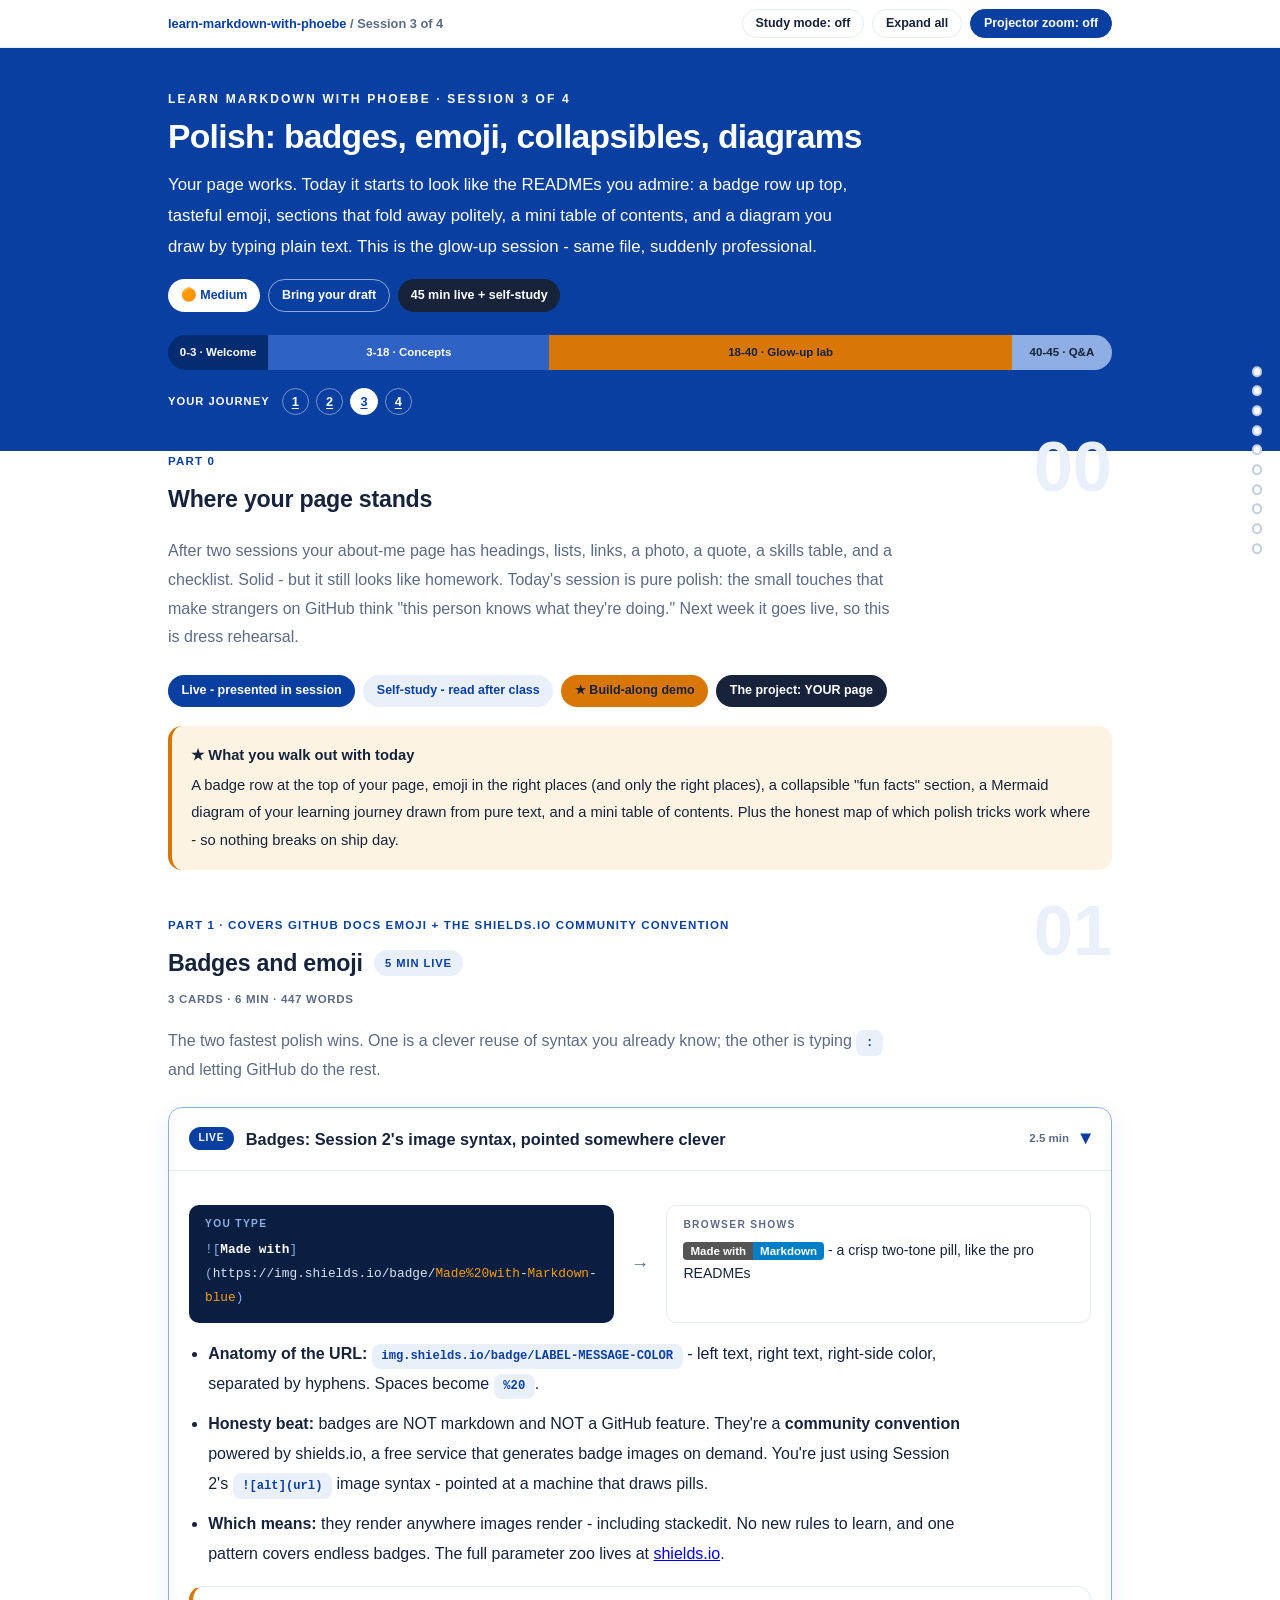
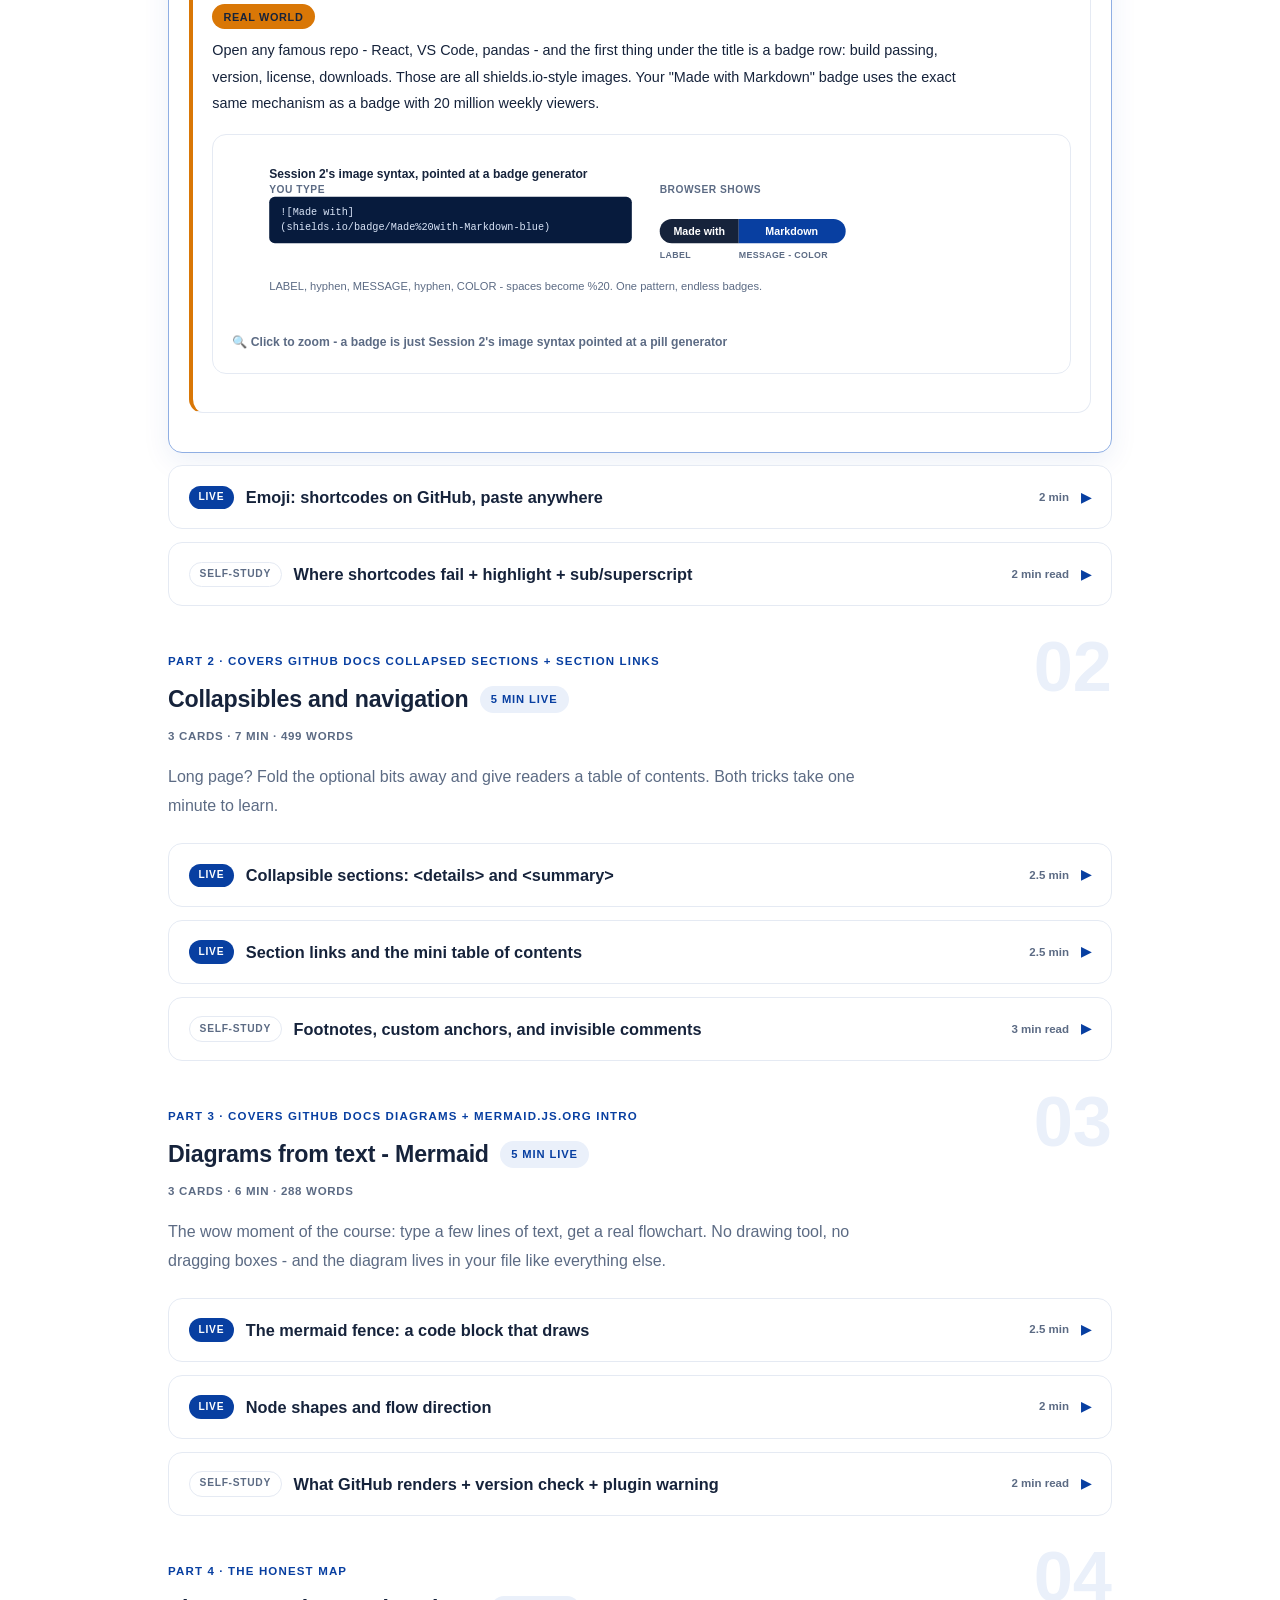
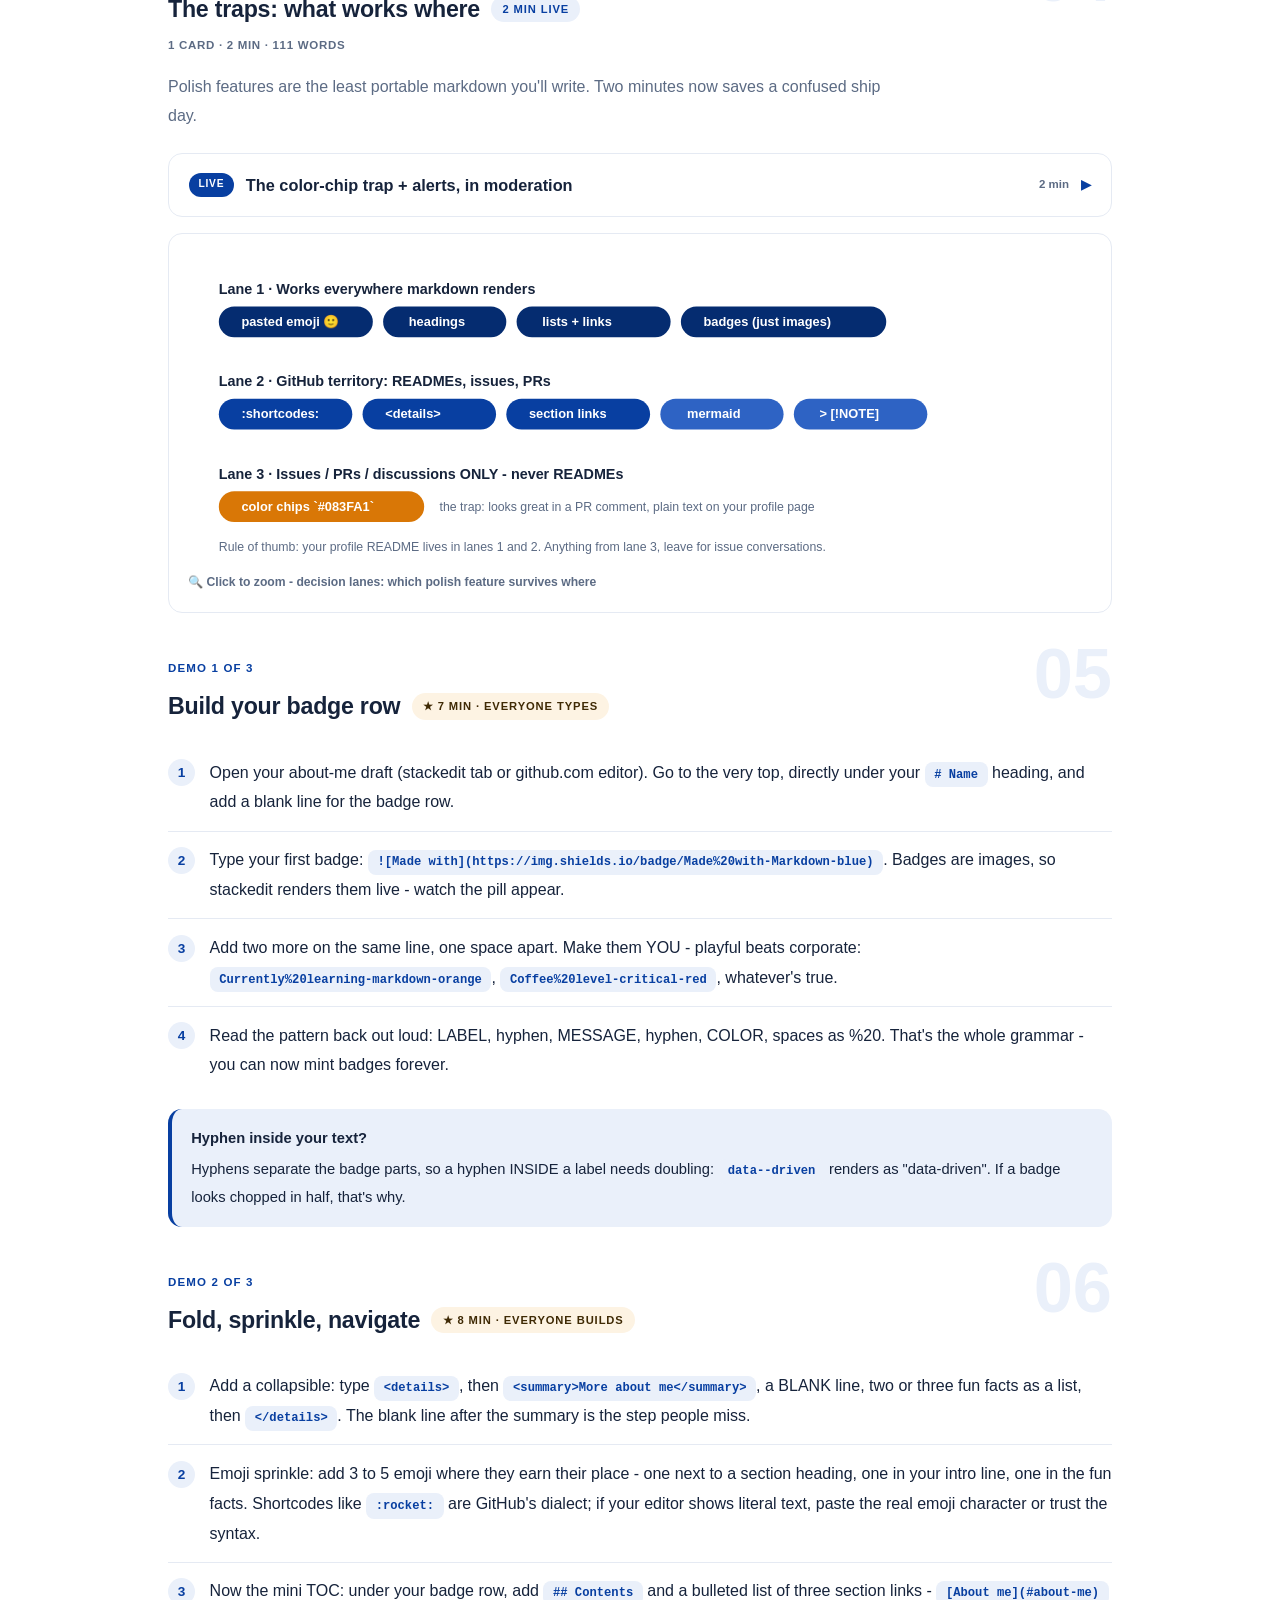
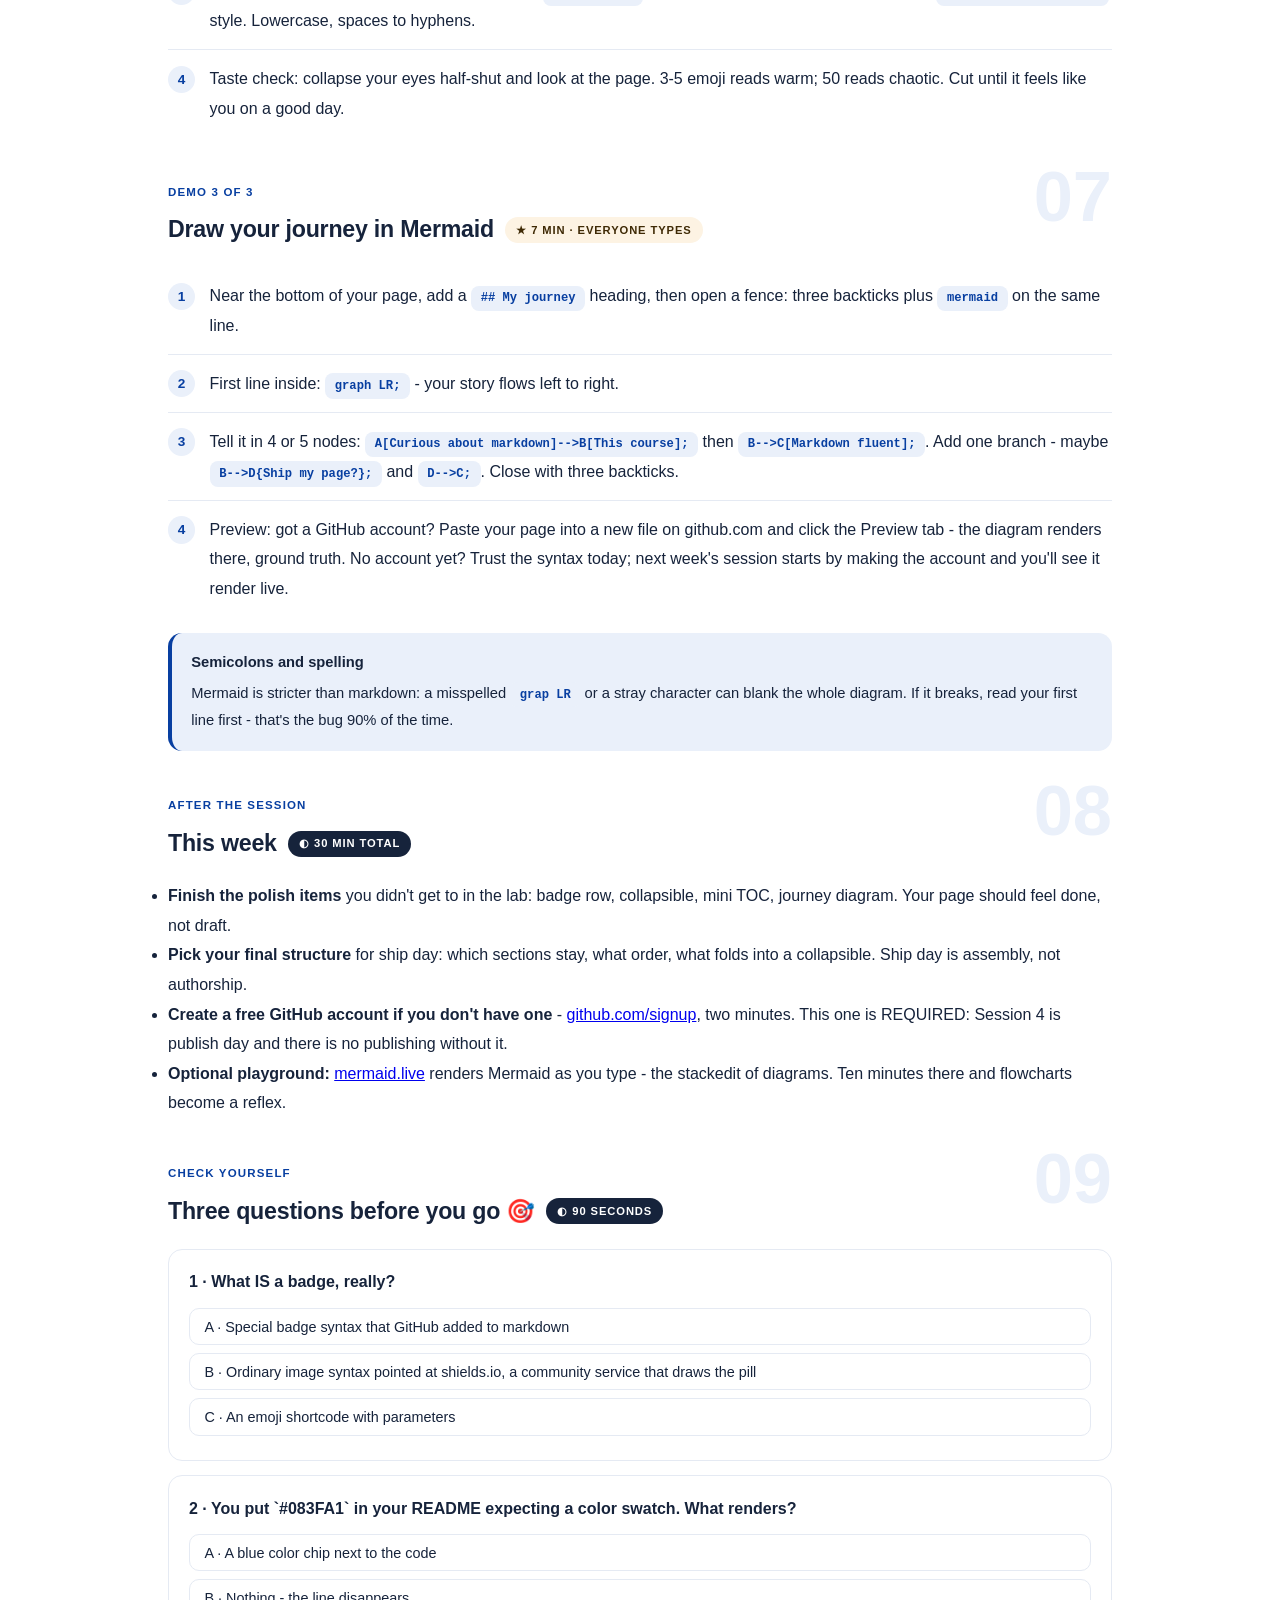
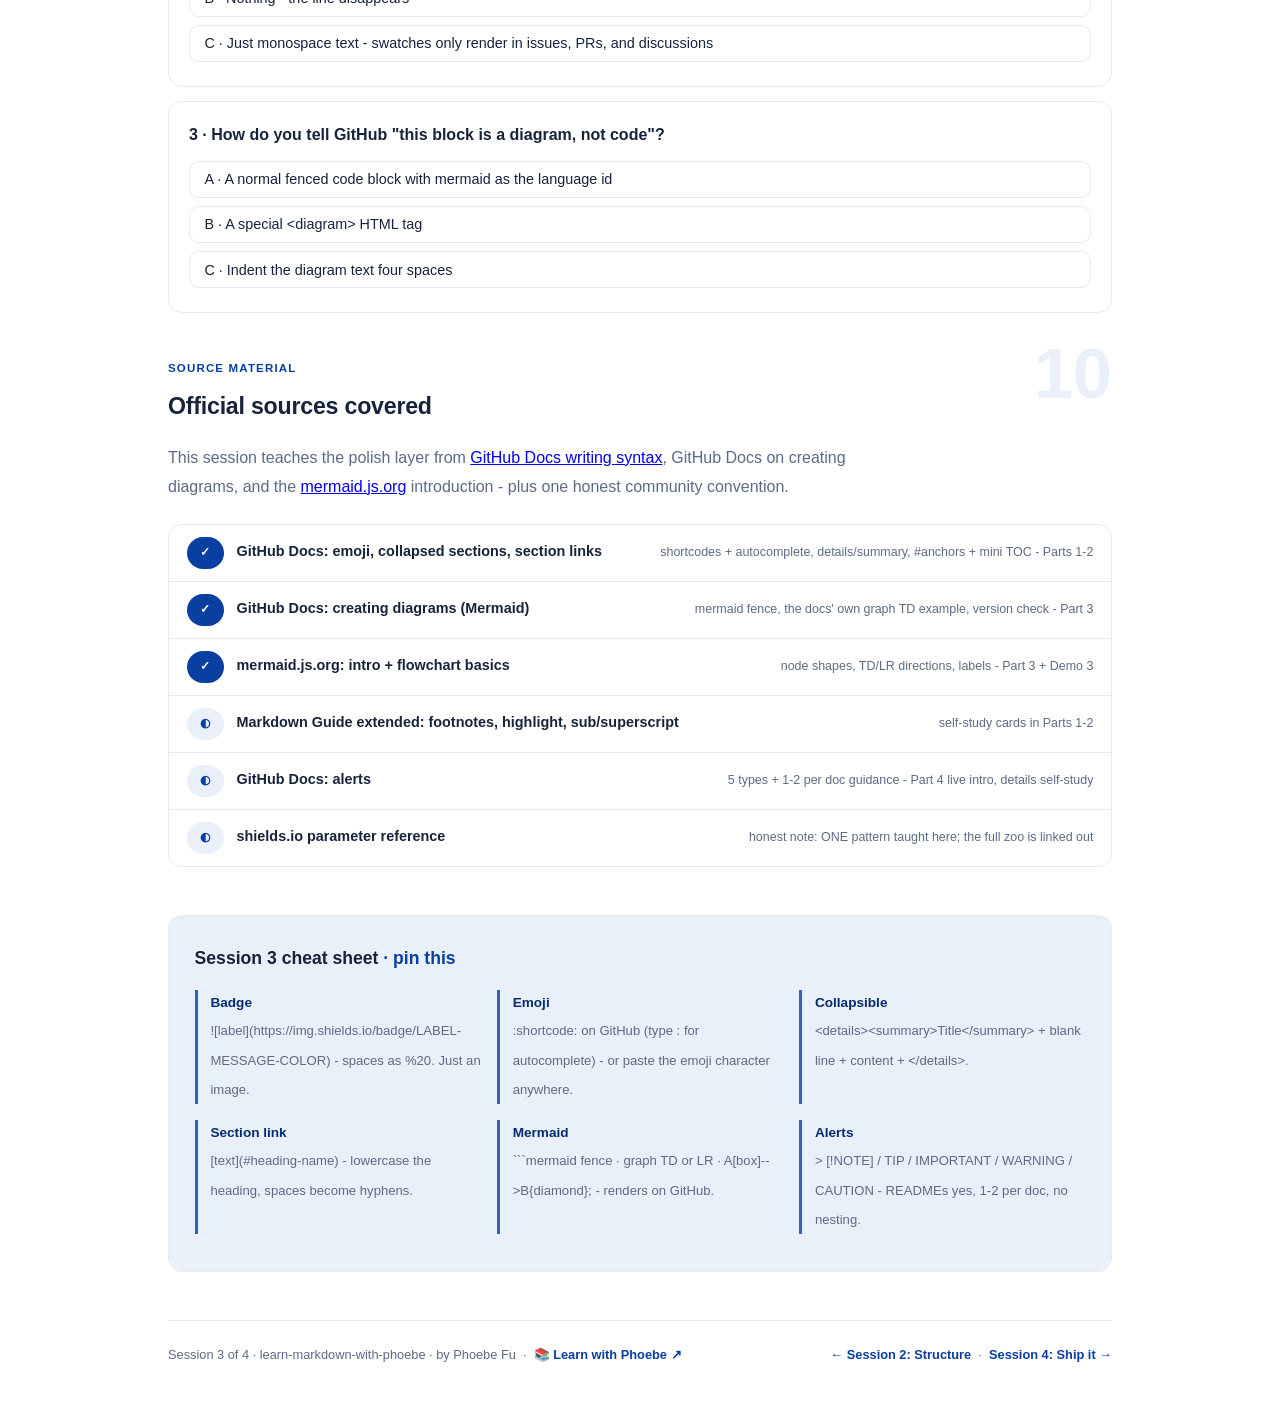
<file: courses/03-polish.html>
<!DOCTYPE html>
<html lang="en">
<head>
<meta charset="UTF-8">
<meta name="viewport" content="width=device-width, initial-scale=1.0">
<!-- social:start -->
<meta name="description" content="After two sessions your about-me page has headings, lists, links, a photo, a quote, a skills table, and a checklist. Solid - but it still looks like homework. Today&#x27;s session is pure...">
<meta property="og:type" content="article">
<meta property="og:site_name" content="Learn with Phoebe">
<meta property="og:title" content="Polish: badges, emoji, collapsibles, diagrams - learn markdown with phoebe">
<meta property="og:description" content="After two sessions your about-me page has headings, lists, links, a photo, a quote, a skills table, and a checklist. Solid - but it still looks like homework. Today&#x27;s session is pure...">
<meta property="og:url" content="https://phoebefu6.github.io/learn-markdown-with-phoebe/courses/03-polish.html">
<meta property="og:image" content="https://phoebefu6.github.io/learn-markdown-with-phoebe/assets/og-cover.png">
<meta property="og:image:width" content="1200">
<meta property="og:image:height" content="630">
<meta name="twitter:card" content="summary_large_image">
<meta name="twitter:title" content="Polish: badges, emoji, collapsibles, diagrams - learn markdown with phoebe">
<meta name="twitter:description" content="After two sessions your about-me page has headings, lists, links, a photo, a quote, a skills table, and a checklist. Solid - but it still looks like homework. Today&#x27;s session is pure...">
<meta name="twitter:image" content="https://phoebefu6.github.io/learn-markdown-with-phoebe/assets/og-cover.png">
<!-- social:end -->
<title>Session 3 · Polish: badges, emoji, collapsibles, diagrams - learn markdown with phoebe</title>
<link rel="stylesheet" href="../assets/style.css?v=38">
</head>
<body>

<div class="toolbar">
  <div class="wrap">
    <span class="crumb"><a href="../index.html">learn-markdown-with-phoebe</a> / Session 3 of 4</span>
    <button class="btn" id="toggle-all" type="button">Expand all</button>
    <button class="btn primary" id="zoom-toggle" type="button">Projector zoom: off</button>
  </div>
</div>

<header class="masthead">
  <div class="wrap">
    <div class="eyebrow">Learn Markdown with Phoebe · Session 3 of 4</div>
    <h1>Polish: <span class="accent">badges, emoji, collapsibles, diagrams</span></h1>
    <p class="sub">Your page works. Today it starts to look like the READMEs you admire: a badge row up top, tasteful emoji, sections that fold away politely, a mini table of contents, and a diagram you draw by typing plain text. This is the glow-up session - same file, suddenly professional.</p>
    <div class="chip-row">
      <span class="chip level">🟠 Medium</span>
      <span class="chip audience">Bring your draft</span>
      <span class="chip time">45 min live + self-study</span>
    </div>
    <div class="agenda">
      <span class="a1" style="flex:1">0-3 · Welcome</span>
      <span class="a2" style="flex:3">3-18 · Concepts</span>
      <span class="a3" style="flex:5">18-40 · Glow-up lab</span>
      <span class="a4" style="flex:1">40-45 · Q&amp;A</span>
    </div>
  </div>
</header>

<main class="wrap">

  <!-- ============ INTRO ============ -->
  <section class="section" id="intro">
    <div class="section-kicker">
      <span class="klabel">Part 0</span>
      <h2>Where your page stands</h2>
    </div>
    <p class="lede">After two sessions your about-me page has headings, lists, links, a photo, a quote, a skills table, and a checklist. Solid - but it still looks like homework. Today's session is pure polish: the small touches that make strangers on GitHub think "this person knows what they're doing." Next week it goes live, so this is dress rehearsal.</p>
    <div class="legend">
      <span class="pill solid">Live - presented in session</span>
      <span class="pill light">Self-study - read after class</span>
      <span class="pill amber">★ Build-along demo</span>
      <span class="pill inkpill">The project: YOUR page</span>
    </div>
    <div class="callout win">
      <strong>★ What you walk out with today</strong>
      A badge row at the top of your page, emoji in the right places (and only the right places), a collapsible "fun facts" section, a Mermaid diagram of your learning journey drawn from pure text, and a mini table of contents. Plus the honest map of which polish tricks work where - so nothing breaks on ship day.
    </div>
  </section>

  <!-- ============ PART 1: BADGES + EMOJI ============ -->
  <section class="section" id="badges-emoji">
    <div class="section-kicker">
      <span class="klabel">Part 1 · covers GitHub Docs emoji + the shields.io community convention</span>
      <h2>Badges and emoji <span class="tag concept">5 min live</span></h2>
    </div>
    <p class="lede">The two fastest polish wins. One is a clever reuse of syntax you already know; the other is typing <span class="syn-chip">:</span> and letting GitHub do the rest.</p>

    <details class="card" open>
      <summary><span class="mode live">Live</span>Badges: Session 2's image syntax, pointed somewhere clever<span class="mini">2.5 min</span><span class="caret">▶</span></summary>
      <div class="body">
        <div class="rawpair">
          <div class="rp-raw"><span class="rp-label">You type</span><span class="mk">![</span><span class="mkw">Made with</span><span class="mk">](</span>https://img.shields.io/badge/<span class="mkb">Made%20with</span>-<span class="mkb">Markdown</span>-<span class="mkb">blue</span><span class="mk">)</span></div>
          <span class="rp-arrow">→</span>
          <div class="rp-out"><span class="rp-label">Browser shows</span>
            <p><span style="display:inline-flex;font:600 .72rem Inter,sans-serif;border-radius:4px;overflow:hidden;vertical-align:middle"><span style="background:#555;color:#fff;padding:3px 7px">Made with</span><span style="background:#007ec6;color:#fff;padding:3px 7px">Markdown</span></span> - a crisp two-tone pill, like the pro READMEs</p>
          </div>
        </div>
        <ul>
          <li><strong>Anatomy of the URL:</strong> <span class="syn-chip">img.shields.io/badge/LABEL-MESSAGE-COLOR</span> - left text, right text, right-side color, separated by hyphens. Spaces become <span class="syn-chip">%20</span>.</li>
          <li><strong>Honesty beat:</strong> badges are NOT markdown and NOT a GitHub feature. They're a <strong>community convention</strong> powered by shields.io, a free service that generates badge images on demand. You're just using Session 2's <span class="syn-chip">![alt](url)</span> image syntax - pointed at a machine that draws pills.</li>
          <li><strong>Which means:</strong> they render anywhere images render - including stackedit. No new rules to learn, and one pattern covers endless badges. The full parameter zoo lives at <a href="https://shields.io">shields.io</a>.</li>
        </ul>
        <div class="callout example">
          <span class="ex-pill">Real world</span>
          <p>Open any famous repo - React, VS Code, pandas - and the first thing under the title is a badge row: build passing, version, license, downloads. Those are all shields.io-style images. Your "Made with Markdown" badge uses the exact same mechanism as a badge with 20 million weekly viewers.</p>
<figure class="zoomable">
  <svg viewBox="0 0 880 180" xmlns="http://www.w3.org/2000/svg" role="img" aria-label="A shields.io image markdown line next to the badge it renders: a two-tone pill with a dark Made with label on the left and a blue Markdown message on the right, the same label-message-color pattern used by every badge row on a famous GitHub repo.">
    <style>
      .mp1T { font: 700 13px Inter, sans-serif; fill: #16233B; }
      .mp1H { font: 700 11px Inter, sans-serif; fill: #5C6B84; letter-spacing: .05em; }
      .mp1C { font: 400 11px Consolas, monospace; fill: #D9E4F7; }
      .mp1W { font: 700 11.5px Inter, sans-serif; fill: #FFFFFF; }
      .mp1L { font: 700 9.5px Inter, sans-serif; fill: #5C6B84; letter-spacing: .04em; }
      .mp1N { font: 400 12px Inter, sans-serif; fill: #5C6B84; }
    </style>
    <rect x="0" y="0" width="880" height="180" fill="#FFFFFF"/>
    <text class="mp1T" x="40" y="26">Session 2's image syntax, pointed at a badge generator</text>
    <text class="mp1H" x="40" y="42">YOU TYPE</text>
    <text class="mp1H" x="460" y="42">BROWSER SHOWS</text>

    <rect x="40" y="46" width="390" height="50" rx="6" fill="#071B3D"/>
    <text class="mp1C" x="52" y="66">![Made with]</text>
    <text class="mp1C" x="52" y="82">(shields.io/badge/Made%20with-Markdown-blue)</text>

    <path d="M473,70 H545 V96 H473 A13,13 0 0 1 460,83 A13,13 0 0 1 473,70 Z" fill="#16233B"/>
    <text class="mp1W" x="502.5" y="87" text-anchor="middle">Made with</text>
    <path d="M545,70 H647 A13,13 0 0 1 660,83 A13,13 0 0 1 647,96 H545 Z" fill="#083FA1"/>
    <text class="mp1W" x="602" y="87" text-anchor="middle">Markdown</text>
    <text class="mp1L" x="460" y="112">LABEL</text>
    <text class="mp1L" x="545" y="112">MESSAGE - COLOR</text>

    <text class="mp1N" x="40" y="146">LABEL, hyphen, MESSAGE, hyphen, COLOR - spaces become %20. One pattern, endless badges.</text>
  </svg>
  <figcaption>🔍 Click to zoom - a badge is just Session 2's image syntax pointed at a pill generator</figcaption>
</figure>

        </div>
      </div>
    </details>

    <details class="card">
      <summary><span class="mode live">Live</span>Emoji: shortcodes on GitHub, paste anywhere<span class="mini">2 min</span><span class="caret">▶</span></summary>
      <div class="body">
        <div class="rawpair">
          <div class="rp-raw"><span class="rp-label">You type</span>Learning markdown <span class="mkb">:+1:</span> and shipping soon <span class="mkb">:rocket:</span></div>
          <span class="rp-arrow">→</span>
          <div class="rp-out"><span class="rp-label">Browser shows</span>
            <p>Learning markdown 👍 and shipping soon 🚀</p>
          </div>
        </div>
        <ul>
          <li><strong>Shortcodes:</strong> <span class="syn-chip">:name:</span> between colons - <span class="syn-chip">:+1:</span>, <span class="syn-chip">:rocket:</span>, <span class="syn-chip">:coffee:</span>. On GitHub, typing <span class="syn-chip">:</span> pops up an autocomplete list - browse it, you'll find everything.</li>
          <li><strong>The universal alternative:</strong> copy-paste the emoji character itself (🚀) straight into your text. It's just a character - works in ANY markdown app, no rendering required.</li>
          <li><strong>Dose carefully:</strong> emoji are seasoning, not soup. A few as section markers or personality accents reads friendly; one per word reads like a ransom note.</li>
        </ul>
      </div>
    </details>

    <details class="card">
      <summary><span class="mode self">Self-study</span>Where shortcodes fail + highlight + sub/superscript<span class="mini">2 min read</span><span class="caret">▶</span></summary>
      <div class="body">
        <ul>
          <li><strong>Shortcodes vary by app:</strong> <span class="syn-chip">:joy:</span> renders on GitHub and Slack but may sit there as literal text elsewhere - each app keeps its own shortcode list. When in doubt, paste the real emoji character instead.</li>
          <li><strong>Highlight:</strong> <span class="syn-chip">==important==</span> marks text with a highlighter effect - but only in SOME processors (not GitHub). Check before relying on it.</li>
          <li><strong>Sub and superscript:</strong> markdown has no native syntax, so borrow HTML - <span class="syn-chip">H&lt;sub&gt;2&lt;/sub&gt;O</span> and <span class="syn-chip">x&lt;sup&gt;2&lt;/sup&gt;</span> both work on GitHub, as does underline via <span class="syn-chip">&lt;ins&gt;</span>.</li>
        </ul>
      </div>
    </details>
  </section>

  <!-- ============ PART 2: COLLAPSIBLES + NAVIGATION ============ -->
  <section class="section" id="collapsibles-navigation">
    <div class="section-kicker">
      <span class="klabel">Part 2 · covers GitHub Docs collapsed sections + section links</span>
      <h2>Collapsibles and navigation <span class="tag concept">5 min live</span></h2>
    </div>
    <p class="lede">Long page? Fold the optional bits away and give readers a table of contents. Both tricks take one minute to learn.</p>

    <details class="card">
      <summary><span class="mode live">Live</span>Collapsible sections: &lt;details&gt; and &lt;summary&gt;<span class="mini">2.5 min</span><span class="caret">▶</span></summary>
      <div class="body">
        <div class="rawpair">
          <div class="rp-raw"><span class="rp-label">You type</span><span class="mk">&lt;details&gt;</span>
<span class="mk">&lt;summary&gt;</span><span class="mkw">Fun facts about me</span><span class="mk">&lt;/summary&gt;</span>

<span class="mk">- </span>I have climbed a volcano
<span class="mk">- </span>I alphabetize my spices

<span class="mk">&lt;/details&gt;</span></div>
          <span class="rp-arrow">→</span>
          <div class="rp-out"><span class="rp-label">Browser shows</span>
            <div style="font-weight:700;font-size:.9rem">▶ Fun facts about me</div>
            <p style="font-size:.8rem;color:var(--muted,#5C6B84);margin-top:.3rem">collapsed - the list appears only when clicked</p>
          </div>
        </div>
        <ul>
          <li><strong>How it works:</strong> two HTML tags GitHub happily renders inside markdown. <span class="syn-chip">&lt;summary&gt;</span> is the always-visible clickable line; everything else inside <span class="syn-chip">&lt;details&gt;</span> hides until clicked.</li>
          <li><strong>The blank-line rule:</strong> leave a blank line after <span class="syn-chip">&lt;/summary&gt;</span> or the markdown inside may not render as markdown.</li>
          <li><strong>Meta moment:</strong> every accordion card on THIS course page - including the one you just clicked to read this - is a <span class="syn-chip">&lt;details&gt;</span>/<span class="syn-chip">&lt;summary&gt;</span> pair. You've been using the feature all course.</li>
        </ul>
      </div>
    </details>

    <details class="card">
      <summary><span class="mode live">Live</span>Section links and the mini table of contents<span class="mini">2.5 min</span><span class="caret">▶</span></summary>
      <div class="body">
        <div class="rawpair">
          <div class="rp-raw"><span class="rp-label">You type</span><span class="mk">## </span><span class="mkw">Contents</span>
<span class="mk">- </span><span class="mk">[</span><span class="mkw">About me</span><span class="mk">](</span>#about-me<span class="mk">)</span>
<span class="mk">- </span><span class="mk">[</span><span class="mkw">My skills</span><span class="mk">](</span>#my-skills<span class="mk">)</span></div>
          <span class="rp-arrow">→</span>
          <div class="rp-out"><span class="rp-label">Browser shows</span>
            <div style="font-weight:800;font-size:1rem">Contents</div>
            <ul style="margin:.3rem 0 0 1.2rem"><li><a href="#" onclick="return false" style="color:var(--indigo)">About me</a></li><li><a href="#" onclick="return false" style="color:var(--indigo)">My skills</a></li></ul>
          </div>
        </div>
        <ul>
          <li><strong>Same link syntax, new address:</strong> instead of a URL, point at <span class="syn-chip">#heading-name</span>. GitHub gives every heading an automatic anchor: lowercase the text, replace spaces with hyphens - <span class="syn-chip">## My skills</span> becomes <span class="syn-chip">#my-skills</span>.</li>
          <li><strong>Cheat, don't guess:</strong> on GitHub, hover a rendered heading and click the link icon that appears - your address bar now shows the exact anchor. Copy it.</li>
          <li><strong>Mini TOC:</strong> a <span class="syn-chip">## Contents</span> heading plus a bulleted list of section links. Three lines of markdown, instant navigation - the polish move readers actually use.</li>
        </ul>
        <div class="callout example">
          <span class="ex-pill">Real world</span>
          <p>GitHub's own bug-report templates hide environment logs inside <span class="syn-chip">&lt;details&gt;</span> blocks so maintainers see the summary first, and long project READMEs open with a linked table of contents. The moment your page scrolls more than two screens, these two features stop being decoration and become navigation.</p>
<figure class="zoomable">
  <svg viewBox="0 0 880 230" xmlns="http://www.w3.org/2000/svg" role="img" aria-label="A details and summary block with two fun facts, next to its two rendered states: collapsed shows only a right-pointing triangle and the words Fun facts about me, expanded shows a down-pointing triangle plus both bullet facts, climbed a volcano and alphabetizes spices.">
    <style>
      .mp2T { font: 700 13px Inter, sans-serif; fill: #16233B; }
      .mp2H { font: 700 11px Inter, sans-serif; fill: #5C6B84; letter-spacing: .05em; }
      .mp2C { font: 400 11px Consolas, monospace; fill: #D9E4F7; }
      .mp2S { font: 700 12px Inter, sans-serif; fill: #16233B; }
      .mp2B { font: 400 11.5px Inter, sans-serif; fill: #16233B; }
      .mp2N { font: 400 12px Inter, sans-serif; fill: #5C6B84; }
    </style>
    <rect x="0" y="0" width="880" height="230" fill="#FFFFFF"/>
    <text class="mp2T" x="40" y="26">Two HTML tags markdown happily renders: details plus summary</text>
    <text class="mp2H" x="40" y="42">YOU TYPE</text>
    <text class="mp2H" x="460" y="42">BROWSER SHOWS</text>

    <rect x="40" y="46" width="390" height="110" rx="8" fill="#071B3D"/>
    <text class="mp2C" x="52" y="64">&lt;details&gt;</text>
    <text class="mp2C" x="52" y="80">&lt;summary&gt;Fun facts about me&lt;/summary&gt;</text>
    <text class="mp2C" x="52" y="104">- I have climbed a volcano</text>
    <text class="mp2C" x="52" y="120">- I alphabetize my spices</text>
    <text class="mp2C" x="52" y="136">&lt;/details&gt;</text>

    <rect x="460" y="56" width="380" height="32" rx="6" fill="#FFFFFF" stroke="#E5EAF3" stroke-width="1.5"/>
    <text class="mp2S" x="476" y="76">&#9656; Fun facts about me</text>

    <rect x="460" y="100" width="380" height="70" rx="6" fill="#EAF0FA" stroke="#083FA1" stroke-width="1.5"/>
    <text class="mp2S" x="476" y="120">&#9662; Fun facts about me</text>
    <text class="mp2B" x="492" y="138">- I have climbed a volcano</text>
    <text class="mp2B" x="492" y="156">- I alphabetize my spices</text>

    <text class="mp2N" x="40" y="206">The blank line right after &lt;/summary&gt; is the step everyone forgets - miss it and the list may not render.</text>
  </svg>
  <figcaption>🔍 Click to zoom - the triangle and the reveal are the same free element GitHub uses everywhere</figcaption>
</figure>

        </div>
      </div>
    </details>

    <details class="card">
      <summary><span class="mode self">Self-study</span>Footnotes, custom anchors, and invisible comments<span class="mini">3 min read</span><span class="caret">▶</span></summary>
      <div class="body">
        <ul>
          <li><strong>Footnotes:</strong> mark the spot with <span class="syn-chip">[^1]</span>, then define it anywhere as <span class="syn-chip">[^1]: the note text</span> - GitHub renders numbered links and collects the notes at the bottom.</li>
          <li><strong>Where footnotes fail:</strong> they don't work in GitHub wikis, and the marker won't render inside lists, blockquotes, or tables. READMEs and issues: fine.</li>
          <li><strong>Custom anchors:</strong> need a link target that isn't a heading? Drop <span class="syn-chip">&lt;a name="my-spot"&gt;&lt;/a&gt;</span> in the text and link to <span class="syn-chip">#my-spot</span>.</li>
          <li><strong>Hidden comments:</strong> <span class="syn-chip">&lt;!-- note to self --&gt;</span> stays in your file but never renders - handy for reminders like "update this section monthly."</li>
        </ul>
      </div>
    </details>
  </section>

  <!-- ============ PART 3: MERMAID ============ -->
  <section class="section" id="mermaid">
    <div class="section-kicker">
      <span class="klabel">Part 3 · covers GitHub Docs diagrams + mermaid.js.org intro</span>
      <h2>Diagrams from text - Mermaid <span class="tag concept">5 min live</span></h2>
    </div>
    <p class="lede">The wow moment of the course: type a few lines of text, get a real flowchart. No drawing tool, no dragging boxes - and the diagram lives in your file like everything else.</p>

    <details class="card">
      <summary><span class="mode live">Live</span>The mermaid fence: a code block that draws<span class="mini">2.5 min</span><span class="caret">▶</span></summary>
      <div class="body">
        <div class="rawpair">
          <div class="rp-raw"><span class="rp-label">You type</span><span class="mk">```</span><span class="mkb">mermaid</span>
<span class="mkw">graph TD;</span>
<span class="mkw">    A--&gt;B;</span>
<span class="mkw">    A--&gt;C;</span>
<span class="mkw">    B--&gt;D;</span>
<span class="mkw">    C--&gt;D;</span>
<span class="mk">```</span></div>
          <span class="rp-arrow">→</span>
          <div class="rp-out"><span class="rp-label">Browser shows</span>
            <div style="display:flex;flex-direction:column;align-items:center;gap:2px;font:600 .72rem Inter,sans-serif">
              <span style="border:1.5px solid var(--indigo);border-radius:4px;padding:2px 10px">A</span>
              <span style="color:var(--muted,#5C6B84)">↙ ↘</span>
              <span><span style="border:1.5px solid var(--indigo);border-radius:4px;padding:2px 10px">B</span>&nbsp;&nbsp;<span style="border:1.5px solid var(--indigo);border-radius:4px;padding:2px 10px">C</span></span>
              <span style="color:var(--muted,#5C6B84)">↘ ↙</span>
              <span style="border:1.5px solid var(--indigo);border-radius:4px;padding:2px 10px">D</span>
            </div>
            <p style="font-size:.78rem;color:var(--muted,#5C6B84);margin-top:.4rem">a rendered flowchart - real boxes, real arrows</p>
          </div>
        </div>
        <ul>
          <li><strong>It's Session 2's code fence</strong> with <span class="syn-chip">mermaid</span> as the language id. GitHub sees that word and, instead of showing code, hands the text to the Mermaid engine and displays the drawing. This exact example is straight from GitHub's own docs.</li>
          <li><strong>Reading the lines:</strong> <span class="syn-chip">graph TD;</span> declares a flowchart, then each <span class="syn-chip">A--&gt;B;</span> line means "draw an arrow from node A to node B." Name the nodes, state the arrows, done.</li>
          <li><strong>StackEdit reality check:</strong> Mermaid may not render in your split-pane editor - it's a GitHub (and mermaid-aware apps) feature. Trust the syntax; github.com's preview tab is the ground truth.</li>
        </ul>
      </div>
    </details>

    <details class="card">
      <summary><span class="mode live">Live</span>Node shapes and flow direction<span class="mini">2 min</span><span class="caret">▶</span></summary>
      <div class="body">
        <ul>
          <li><strong>Label a node</strong> by putting text in brackets after its id - the bracket style picks the shape: <span class="syn-chip">A[step]</span> draws a rectangle, <span class="syn-chip">A(step)</span> a rounded box, <span class="syn-chip">A{choice?}</span> a decision diamond.</li>
          <li><strong>Direction:</strong> <span class="syn-chip">graph TD</span> flows top-down; <span class="syn-chip">graph LR</span> flows left to right - usually the better fit for timeline-ish stories like your learning journey.</li>
          <li><strong>That's genuinely enough</strong> to diagram most ideas. Sequence diagrams, pie charts, and gantt charts exist too - the deep-dive track (DD3) and <a href="https://mermaid.js.org">mermaid.js.org</a> have the full tour.</li>
        </ul>
      </div>
    </details>

    <details class="card">
      <summary><span class="mode self">Self-study</span>What GitHub renders + version check + plugin warning<span class="mini">2 min read</span><span class="caret">▶</span></summary>
      <div class="body">
        <ul>
          <li><strong>Four diagram fences render on GitHub:</strong> <span class="syn-chip">mermaid</span>, <span class="syn-chip">geojson</span>, <span class="syn-chip">topojson</span> (maps), and <span class="syn-chip">stl</span> (3D models). We teach mermaid; the others exist if you ever need a map or a 3D part.</li>
          <li><strong>Which Mermaid version is GitHub running?</strong> Put the single word <span class="syn-chip">info</span> inside a mermaid fence - the rendered block reports the version.</li>
          <li><strong>Plugin warning:</strong> GitHub's docs caution that third-party Mermaid browser extensions can conflict with the built-in rendering. If a diagram misbehaves, try a browser profile without extensions before blaming your syntax.</li>
        </ul>
      </div>
    </details>
  </section>

  <!-- ============ PART 4: THE TRAPS ============ -->
  <section class="section" id="traps">
    <div class="section-kicker">
      <span class="klabel">Part 4 · the honest map</span>
      <h2>The traps: what works where <span class="tag concept">2 min live</span></h2>
    </div>
    <p class="lede">Polish features are the least portable markdown you'll write. Two minutes now saves a confused ship day.</p>

    <details class="card">
      <summary><span class="mode live">Live</span>The color-chip trap + alerts, in moderation<span class="mini">2 min</span><span class="caret">▶</span></summary>
      <div class="body">
        <ul>
          <li><strong>The color-chip trap:</strong> writing a hex code in backticks like <span class="syn-chip">`#083FA1`</span> renders a cute color swatch next to it - but ONLY in issues, pull requests, and discussions. In a README it's just monospace text. Don't design your profile page around a feature that won't be there.</li>
          <li><strong>Alerts:</strong> <span class="syn-chip">&gt; [!NOTE]</span> on its own line turns the blockquote under it into a styled callout box. Five types: NOTE, TIP, IMPORTANT, WARNING, CAUTION. These DO work in READMEs - but they're GitHub-flavored, so other apps show a plain quote.</li>
          <li><strong>Dosage:</strong> GitHub's own guidance - use alerts sparingly, one or two per document, and don't nest them. An alert that's everywhere alerts no one.</li>
        </ul>
      </div>
    </details>

    <figure class="zoomable">
      <svg viewBox="0 0 880 300" xmlns="http://www.w3.org/2000/svg" role="img" aria-label="Decision lanes: which polish feature works where - everywhere, on GitHub, or only in issues and pull requests">
        <style>
          .s3pH { font: 700 14px Inter, sans-serif; fill: #16233B; }
          .s3pC { font: 600 12.5px Inter, sans-serif; fill: #FFFFFF; }
          .s3pX { font: 400 12px Inter, sans-serif; fill: #5C6B84; }
        </style>
        <text class="s3pH" x="30" y="40">Lane 1 · Works everywhere markdown renders</text>
        <rect x="30" y="52" width="150" height="30" rx="15" fill="#052C70"/><text class="s3pC" x="52" y="71">pasted emoji 🙂</text>
        <rect x="190" y="52" width="120" height="30" rx="15" fill="#052C70"/><text class="s3pC" x="215" y="71">headings</text>
        <rect x="320" y="52" width="150" height="30" rx="15" fill="#052C70"/><text class="s3pC" x="345" y="71">lists + links</text>
        <rect x="480" y="52" width="200" height="30" rx="15" fill="#052C70"/><text class="s3pC" x="502" y="71">badges (just images)</text>
        <text class="s3pH" x="30" y="130">Lane 2 · GitHub territory: READMEs, issues, PRs</text>
        <rect x="30" y="142" width="130" height="30" rx="15" fill="#083FA1"/><text class="s3pC" x="52" y="161">:shortcodes:</text>
        <rect x="170" y="142" width="130" height="30" rx="15" fill="#083FA1"/><text class="s3pC" x="192" y="161">&lt;details&gt;</text>
        <rect x="310" y="142" width="140" height="30" rx="15" fill="#083FA1"/><text class="s3pC" x="332" y="161">section links</text>
        <rect x="460" y="142" width="120" height="30" rx="15" fill="#2E63C4"/><text class="s3pC" x="486" y="161">mermaid</text>
        <rect x="590" y="142" width="130" height="30" rx="15" fill="#2E63C4"/><text class="s3pC" x="615" y="161">&gt; [!NOTE]</text>
        <text class="s3pH" x="30" y="220">Lane 3 · Issues / PRs / discussions ONLY - never READMEs</text>
        <rect x="30" y="232" width="200" height="30" rx="15" fill="#D97706"/><text class="s3pC" x="52" y="251">color chips `#083FA1`</text>
        <text class="s3pX" x="245" y="251">the trap: looks great in a PR comment, plain text on your profile page</text>
        <text class="s3pX" x="30" y="290">Rule of thumb: your profile README lives in lanes 1 and 2. Anything from lane 3, leave for issue conversations.</text>
      </svg>
      <figcaption>🔍 Click to zoom - decision lanes: which polish feature survives where</figcaption>
    </figure>
  </section>

  <!-- ============ DEMO 1 ============ -->
  <section class="section" id="demo-1">
    <div class="section-kicker">
      <span class="klabel">Demo 1 of 3</span>
      <h2>Build your badge row <span class="tag demo">★ 7 min · everyone types</span></h2>
    </div>
    <div class="steps">
      <div class="step"><p>Open your about-me draft (stackedit tab or github.com editor). Go to the very top, directly under your <span class="syn-chip"># Name</span> heading, and add a blank line for the badge row.</p></div>
      <div class="step"><p>Type your first badge: <span class="syn-chip">![Made with](https://img.shields.io/badge/Made%20with-Markdown-blue)</span>. Badges are images, so stackedit renders them live - watch the pill appear.</p></div>
      <div class="step"><p>Add two more on the same line, one space apart. Make them YOU - playful beats corporate: <span class="syn-chip">Currently%20learning-markdown-orange</span>, <span class="syn-chip">Coffee%20level-critical-red</span>, whatever's true.</p></div>
      <div class="step"><p>Read the pattern back out loud: LABEL, hyphen, MESSAGE, hyphen, COLOR, spaces as %20. That's the whole grammar - you can now mint badges forever.</p></div>
    </div>
    <div class="callout tip">
      <strong>Hyphen inside your text?</strong>
      Hyphens separate the badge parts, so a hyphen INSIDE a label needs doubling: <span class="syn-chip">data--driven</span> renders as "data-driven". If a badge looks chopped in half, that's why.
    </div>
  </section>

  <!-- ============ DEMO 2 ============ -->
  <section class="section" id="demo-2">
    <div class="section-kicker">
      <span class="klabel">Demo 2 of 3</span>
      <h2>Fold, sprinkle, navigate <span class="tag demo">★ 8 min · everyone builds</span></h2>
    </div>
    <div class="steps">
      <div class="step"><p>Add a collapsible: type <span class="syn-chip">&lt;details&gt;</span>, then <span class="syn-chip">&lt;summary&gt;More about me&lt;/summary&gt;</span>, a BLANK line, two or three fun facts as a list, then <span class="syn-chip">&lt;/details&gt;</span>. The blank line after the summary is the step people miss.</p></div>
      <div class="step"><p>Emoji sprinkle: add 3 to 5 emoji where they earn their place - one next to a section heading, one in your intro line, one in the fun facts. Shortcodes like <span class="syn-chip">:rocket:</span> are GitHub's dialect; if your editor shows literal text, paste the real emoji character or trust the syntax.</p></div>
      <div class="step"><p>Now the mini TOC: under your badge row, add <span class="syn-chip">## Contents</span> and a bulleted list of three section links - <span class="syn-chip">[About me](#about-me)</span> style. Lowercase, spaces to hyphens.</p></div>
      <div class="step"><p>Taste check: collapse your eyes half-shut and look at the page. 3-5 emoji reads warm; 50 reads chaotic. Cut until it feels like you on a good day.</p></div>
    </div>
  </section>

  <!-- ============ DEMO 3 ============ -->
  <section class="section" id="demo-3">
    <div class="section-kicker">
      <span class="klabel">Demo 3 of 3</span>
      <h2>Draw your journey in Mermaid <span class="tag demo">★ 7 min · everyone types</span></h2>
    </div>
    <div class="steps">
      <div class="step"><p>Near the bottom of your page, add a <span class="syn-chip">## My journey</span> heading, then open a fence: three backticks plus <span class="syn-chip">mermaid</span> on the same line.</p></div>
      <div class="step"><p>First line inside: <span class="syn-chip">graph LR;</span> - your story flows left to right.</p></div>
      <div class="step"><p>Tell it in 4 or 5 nodes: <span class="syn-chip">A[Curious about markdown]--&gt;B[This course];</span> then <span class="syn-chip">B--&gt;C[Markdown fluent];</span>. Add one branch - maybe <span class="syn-chip">B--&gt;D{Ship my page?};</span> and <span class="syn-chip">D--&gt;C;</span>. Close with three backticks.</p></div>
      <div class="step"><p>Preview: got a GitHub account? Paste your page into a new file on github.com and click the Preview tab - the diagram renders there, ground truth. No account yet? Trust the syntax today; next week's session starts by making the account and you'll see it render live.</p></div>
    </div>
    <div class="callout tip">
      <strong>Semicolons and spelling</strong>
      Mermaid is stricter than markdown: a misspelled <span class="syn-chip">grap LR</span> or a stray character can blank the whole diagram. If it breaks, read your first line first - that's the bug 90% of the time.
    </div>
  </section>

  <!-- ============ HOMEWORK ============ -->
  <section class="section" id="exercise">
    <div class="section-kicker">
      <span class="klabel">After the session</span>
      <h2>This week <span class="tag exercise">◐ 30 min total</span></h2>
    </div>
    <ul>
      <li><strong>Finish the polish items</strong> you didn't get to in the lab: badge row, collapsible, mini TOC, journey diagram. Your page should feel done, not draft.</li>
      <li><strong>Pick your final structure</strong> for ship day: which sections stay, what order, what folds into a collapsible. Ship day is assembly, not authorship.</li>
      <li><strong>Create a free GitHub account if you don't have one</strong> - <a href="https://github.com/signup">github.com/signup</a>, two minutes. This one is REQUIRED: Session 4 is publish day and there is no publishing without it.</li>
      <li><strong>Optional playground:</strong> <a href="https://mermaid.live">mermaid.live</a> renders Mermaid as you type - the stackedit of diagrams. Ten minutes there and flowcharts become a reflex.</li>
    </ul>
  </section>

  <!-- ============ QUIZ ============ -->
  <section class="section" id="quiz">
    <div class="section-kicker">
      <span class="klabel">Check yourself</span>
      <h2>Three questions before you go 🎯 <span class="tag exercise">◐ 90 seconds</span></h2>
    </div>
    <div class="quiz-q" data-answer="1">
      <p class="qtext">1 · What IS a badge, really?</p>
      <button class="qopt" type="button">A · Special badge syntax that GitHub added to markdown</button>
      <button class="qopt" type="button">B · Ordinary image syntax pointed at shields.io, a community service that draws the pill</button>
      <button class="qopt" type="button">C · An emoji shortcode with parameters</button>
      <p class="qwhy">No new markdown involved - it's Session 2's ![alt](url) aimed at a badge-generating service. A community convention, not a markdown or GitHub feature.</p>
    </div>
    <div class="quiz-q" data-answer="2">
      <p class="qtext">2 · You put `#083FA1` in your README expecting a color swatch. What renders?</p>
      <button class="qopt" type="button">A · A blue color chip next to the code</button>
      <button class="qopt" type="button">B · Nothing - the line disappears</button>
      <button class="qopt" type="button">C · Just monospace text - swatches only render in issues, PRs, and discussions</button>
      <p class="qwhy">The color-chip trap: the swatch is an issues/PRs/discussions feature. READMEs show plain inline code. Lane 3 on the decision map.</p>
    </div>
    <div class="quiz-q" data-answer="0">
      <p class="qtext">3 · How do you tell GitHub "this block is a diagram, not code"?</p>
      <button class="qopt" type="button">A · A normal fenced code block with mermaid as the language id</button>
      <button class="qopt" type="button">B · A special &lt;diagram&gt; HTML tag</button>
      <button class="qopt" type="button">C · Indent the diagram text four spaces</button>
      <p class="qwhy">Same fence you learned in Session 2 - the language word mermaid tells GitHub to render a drawing instead of highlighting code.</p>
    </div>
    <p class="quiz-score"></p>
  </section>

  <!-- ============ OFFICIAL SOURCES ============ -->
  <section class="section" id="official">
    <div class="section-kicker">
      <span class="klabel">Source material</span>
      <h2>Official sources covered</h2>
    </div>
    <p class="lede">This session teaches the polish layer from <a href="https://docs.github.com/en/get-started/writing-on-github">GitHub Docs writing syntax</a>, GitHub Docs on creating diagrams, and the <a href="https://mermaid.js.org">mermaid.js.org</a> introduction - plus one honest community convention.</p>
    <div class="covered">
      <div class="covered-row"><span class="status pill solid">✓</span><span class="name">GitHub Docs: emoji, collapsed sections, section links</span><span class="note">shortcodes + autocomplete, details/summary, #anchors + mini TOC - Parts 1-2</span></div>
      <div class="covered-row"><span class="status pill solid">✓</span><span class="name">GitHub Docs: creating diagrams (Mermaid)</span><span class="note">mermaid fence, the docs' own graph TD example, version check - Part 3</span></div>
      <div class="covered-row"><span class="status pill solid">✓</span><span class="name">mermaid.js.org: intro + flowchart basics</span><span class="note">node shapes, TD/LR directions, labels - Part 3 + Demo 3</span></div>
      <div class="covered-row"><span class="status pill light">◐</span><span class="name">Markdown Guide extended: footnotes, highlight, sub/superscript</span><span class="note">self-study cards in Parts 1-2</span></div>
      <div class="covered-row"><span class="status pill light">◐</span><span class="name">GitHub Docs: alerts</span><span class="note">5 types + 1-2 per doc guidance - Part 4 live intro, details self-study</span></div>
      <div class="covered-row"><span class="status pill light">◐</span><span class="name">shields.io parameter reference</span><span class="note">honest note: ONE pattern taught here; the full zoo is linked out</span></div>
    </div>
  </section>

  <!-- ============ CHEAT SHEET ============ -->
  <section class="cheat" id="cheatsheet">
    <h3>Session 3 cheat sheet <span>· pin this</span></h3>
    <div class="grid-2">
      <div class="cheat-item"><b>Badge</b><span>![label](https://img.shields.io/badge/LABEL-MESSAGE-COLOR) - spaces as %20. Just an image.</span></div>
      <div class="cheat-item"><b>Emoji</b><span>:shortcode: on GitHub (type : for autocomplete) - or paste the emoji character anywhere.</span></div>
      <div class="cheat-item"><b>Collapsible</b><span>&lt;details&gt;&lt;summary&gt;Title&lt;/summary&gt; + blank line + content + &lt;/details&gt;.</span></div>
      <div class="cheat-item"><b>Section link</b><span>[text](#heading-name) - lowercase the heading, spaces become hyphens.</span></div>
      <div class="cheat-item"><b>Mermaid</b><span>```mermaid fence · graph TD or LR · A[box]--&gt;B{diamond}; - renders on GitHub.</span></div>
      <div class="cheat-item"><b>Alerts</b><span>&gt; [!NOTE] / TIP / IMPORTANT / WARNING / CAUTION - READMEs yes, 1-2 per doc, no nesting.</span></div>
    </div>
  </section>

  <footer class="pagefoot">
    <span>Session 3 of 4 · learn-markdown-with-phoebe · by Phoebe Fu &nbsp;·&nbsp; 📚 <a href="https://phoebefu6.github.io/learn-with-phoebe/">Learn with Phoebe ↗</a></span>
    <span><a href="02-structure.html">← Session 2: Structure</a> &nbsp;·&nbsp; <a href="04-ship-it.html">Session 4: Ship it →</a></span>
  </footer>

</main>

<script src="../assets/app.js?v=37"></script>
</body>
</html>
</file>
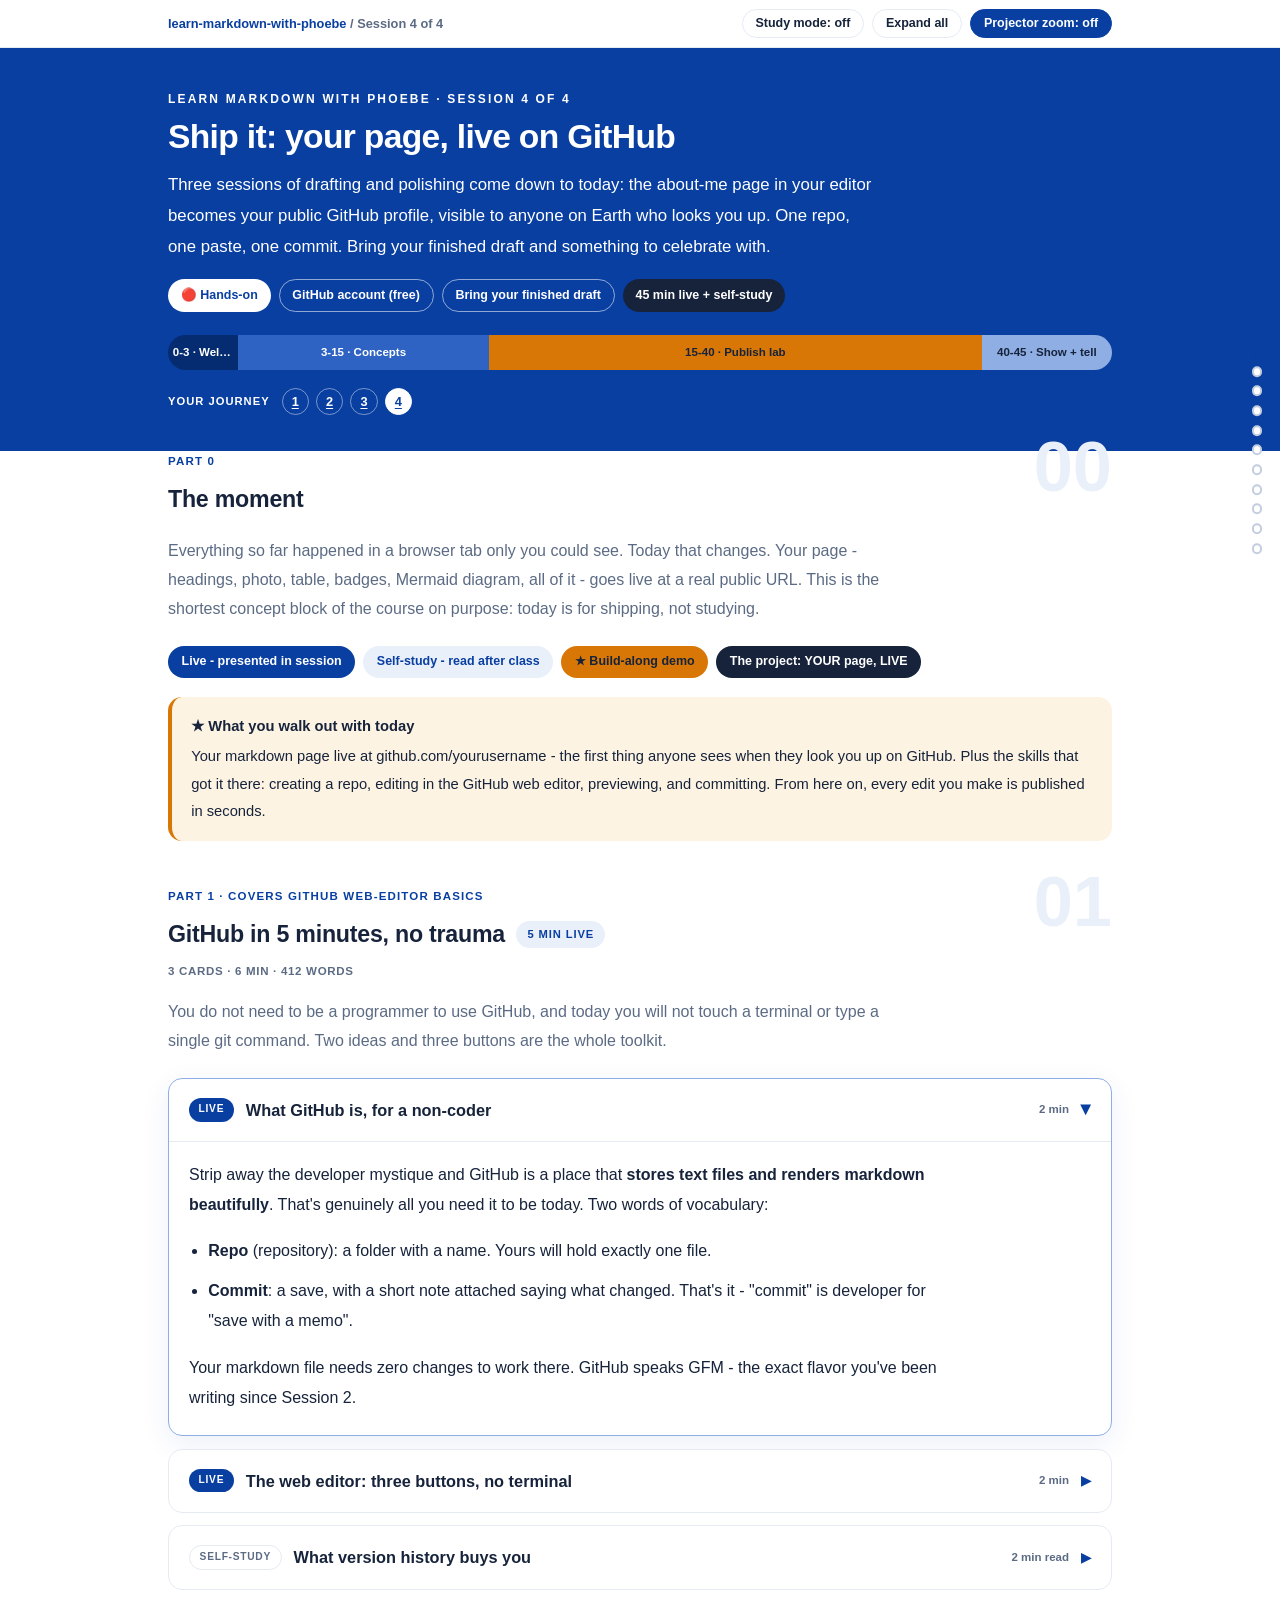
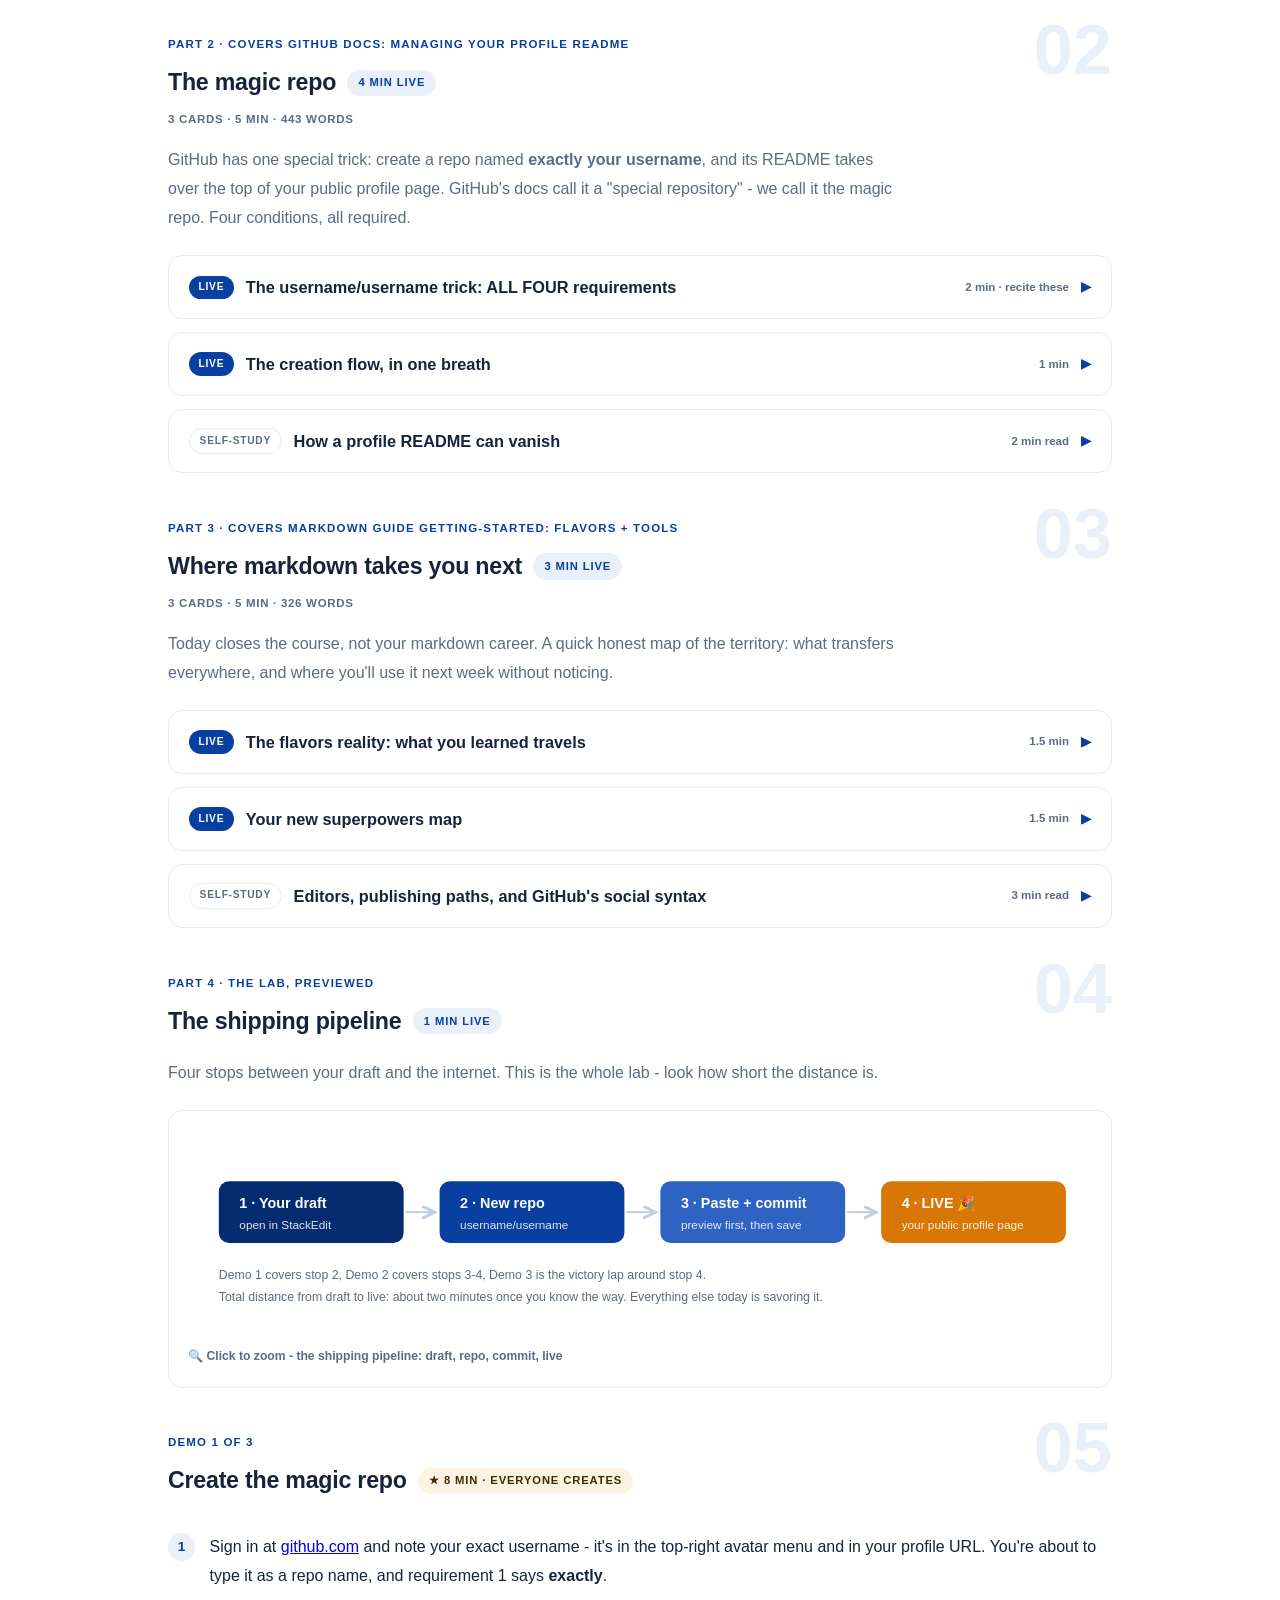
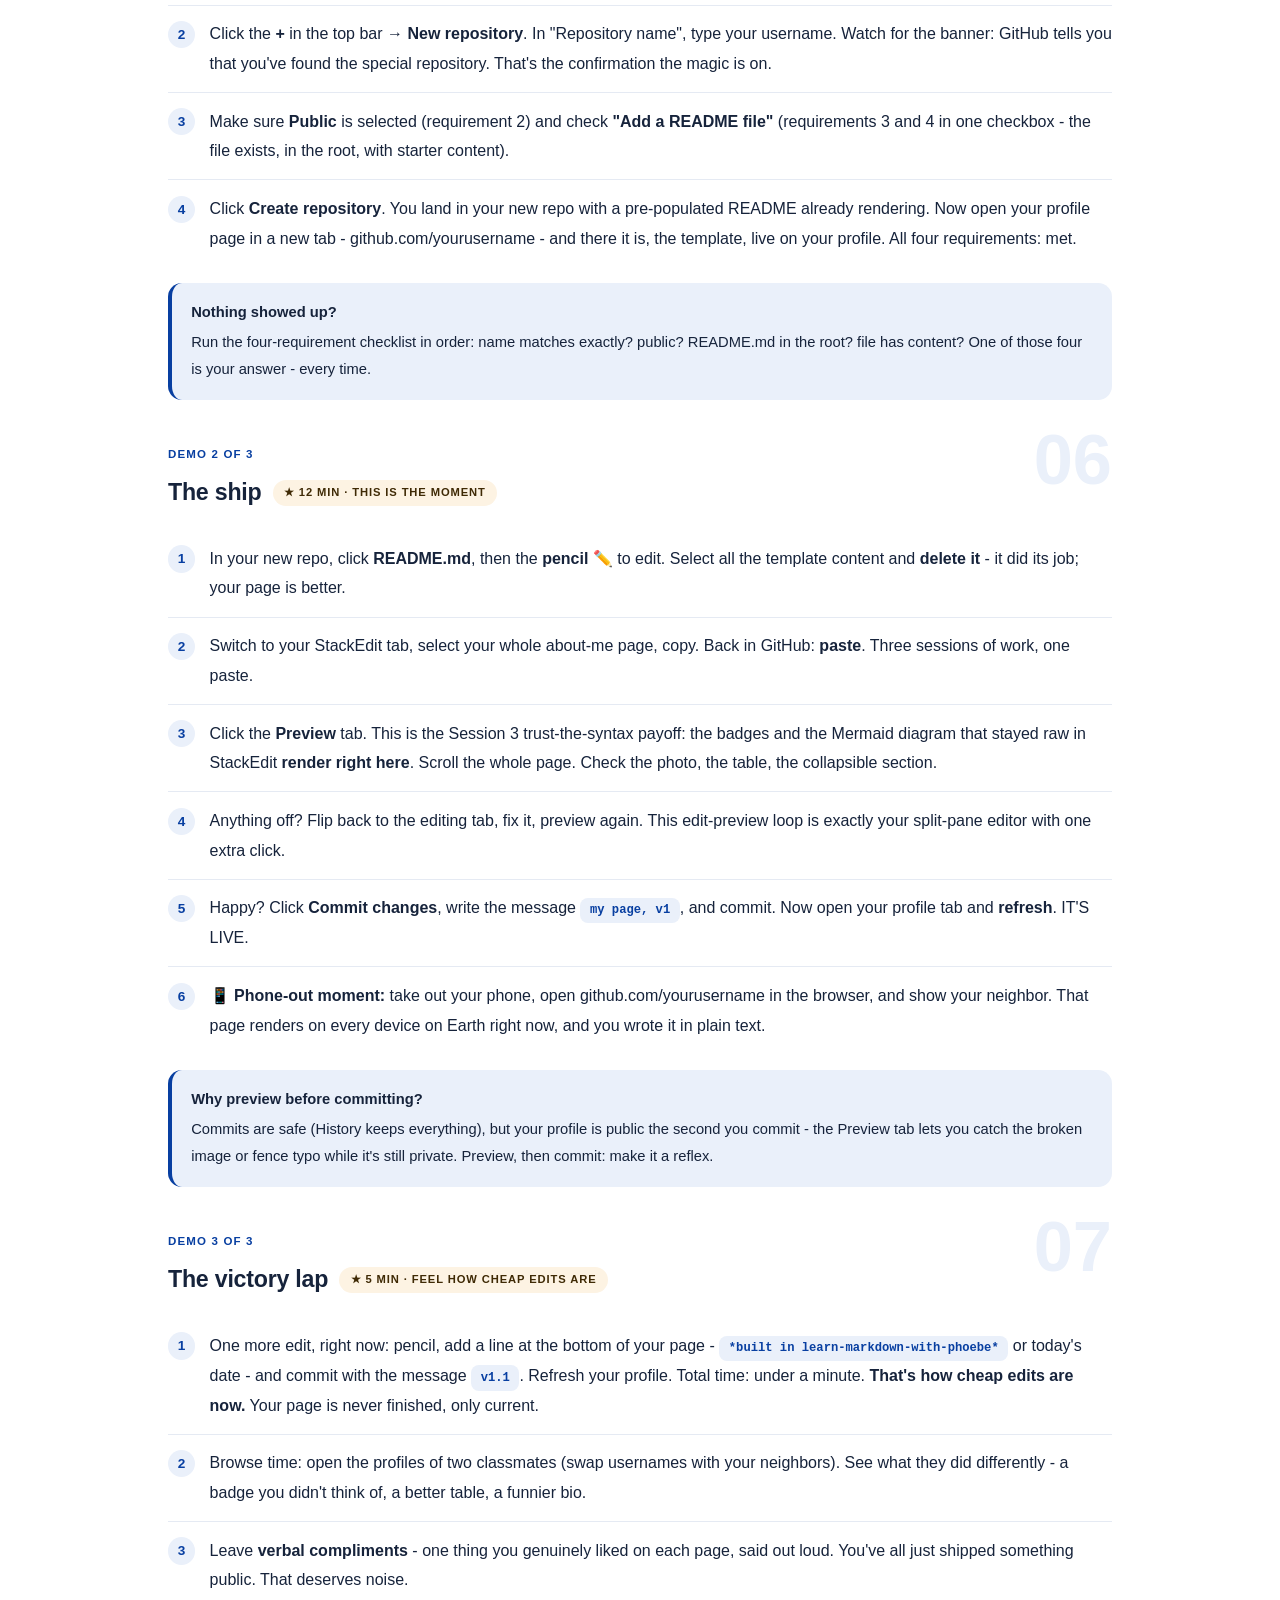
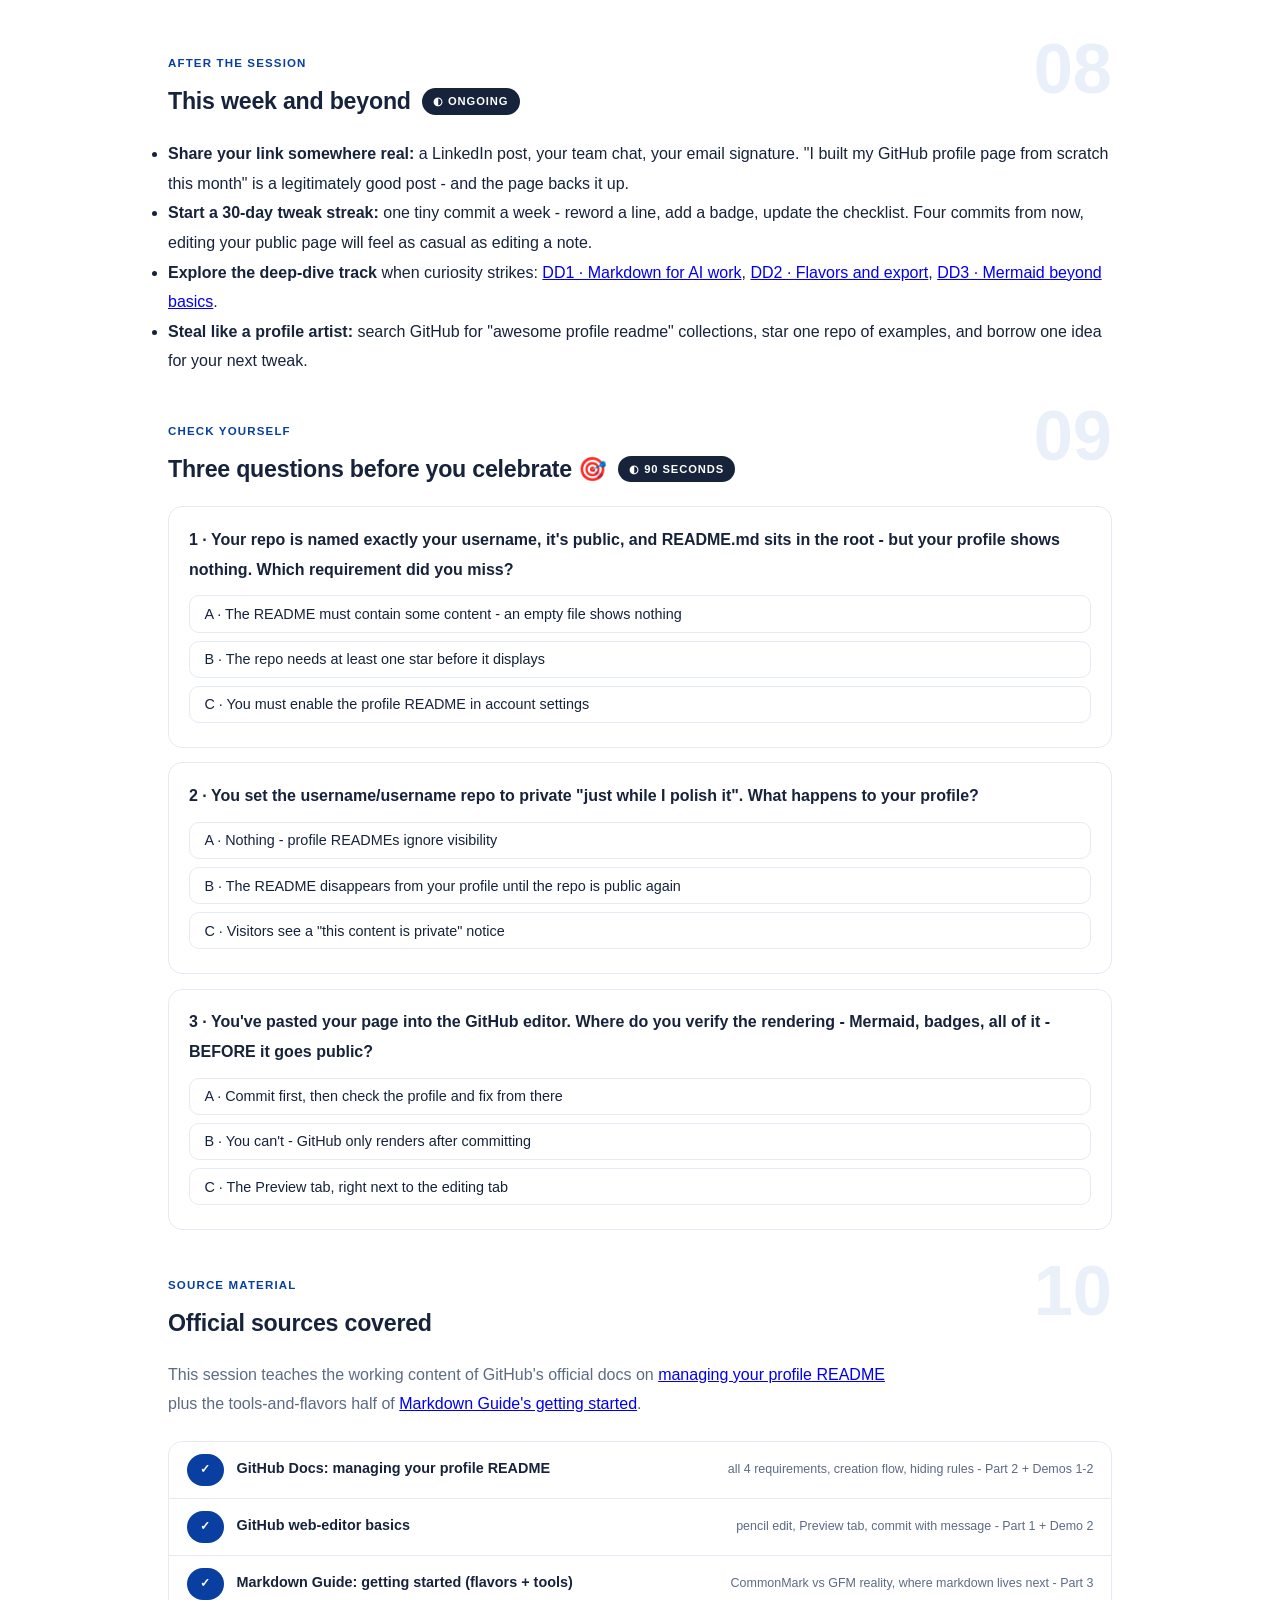
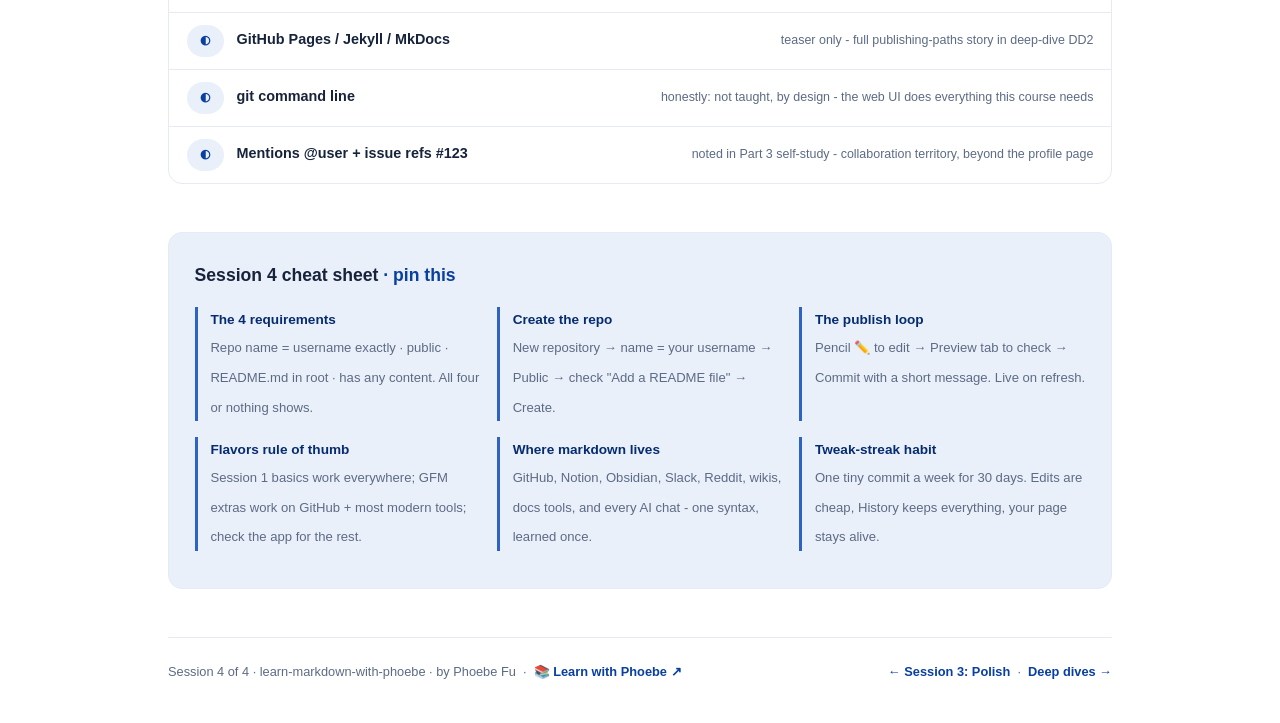
<file: courses/04-ship-it.html>
<!DOCTYPE html>
<html lang="en">
<head>
<meta charset="UTF-8">
<meta name="viewport" content="width=device-width, initial-scale=1.0">
<!-- social:start -->
<meta name="description" content="Everything so far happened in a browser tab only you could see. Today that changes. Your page - headings, photo, table, badges, Mermaid diagram, all of it - goes live at a real public URL....">
<meta property="og:type" content="article">
<meta property="og:site_name" content="Learn with Phoebe">
<meta property="og:title" content="Ship it: your page, live on GitHub - learn markdown with phoebe">
<meta property="og:description" content="Everything so far happened in a browser tab only you could see. Today that changes. Your page - headings, photo, table, badges, Mermaid diagram, all of it - goes live at a real public URL....">
<meta property="og:url" content="https://phoebefu6.github.io/learn-markdown-with-phoebe/courses/04-ship-it.html">
<meta property="og:image" content="https://phoebefu6.github.io/learn-markdown-with-phoebe/assets/og-cover.png">
<meta property="og:image:width" content="1200">
<meta property="og:image:height" content="630">
<meta name="twitter:card" content="summary_large_image">
<meta name="twitter:title" content="Ship it: your page, live on GitHub - learn markdown with phoebe">
<meta name="twitter:description" content="Everything so far happened in a browser tab only you could see. Today that changes. Your page - headings, photo, table, badges, Mermaid diagram, all of it - goes live at a real public URL....">
<meta name="twitter:image" content="https://phoebefu6.github.io/learn-markdown-with-phoebe/assets/og-cover.png">
<!-- social:end -->
<title>Session 4 · Ship it: your page, live on GitHub - learn markdown with phoebe</title>
<link rel="stylesheet" href="../assets/style.css?v=38">
</head>
<body>

<div class="toolbar">
  <div class="wrap">
    <span class="crumb"><a href="../index.html">learn-markdown-with-phoebe</a> / Session 4 of 4</span>
    <button class="btn" id="toggle-all" type="button">Expand all</button>
    <button class="btn primary" id="zoom-toggle" type="button">Projector zoom: off</button>
  </div>
</div>

<header class="masthead">
  <div class="wrap">
    <div class="eyebrow">Learn Markdown with Phoebe · Session 4 of 4</div>
    <h1>Ship it: <span class="accent">your page, live on GitHub</span></h1>
    <p class="sub">Three sessions of drafting and polishing come down to today: the about-me page in your editor becomes your public GitHub profile, visible to anyone on Earth who looks you up. One repo, one paste, one commit. Bring your finished draft and something to celebrate with.</p>
    <div class="chip-row">
      <span class="chip level">🔴 Hands-on</span>
      <span class="chip audience">GitHub account (free)</span>
      <span class="chip audience">Bring your finished draft</span>
      <span class="chip time">45 min live + self-study</span>
    </div>
    <div class="agenda">
      <span class="a1" style="flex:1">0-3 · Welcome</span>
      <span class="a2" style="flex:4">3-15 · Concepts</span>
      <span class="a3" style="flex:8">15-40 · Publish lab</span>
      <span class="a4" style="flex:2">40-45 · Show + tell</span>
    </div>
  </div>
</header>

<main class="wrap">

  <!-- ============ INTRO ============ -->
  <section class="section" id="intro">
    <div class="section-kicker">
      <span class="klabel">Part 0</span>
      <h2>The moment</h2>
    </div>
    <p class="lede">Everything so far happened in a browser tab only you could see. Today that changes. Your page - headings, photo, table, badges, Mermaid diagram, all of it - goes live at a real public URL. This is the shortest concept block of the course on purpose: today is for shipping, not studying.</p>
    <div class="legend">
      <span class="pill solid">Live - presented in session</span>
      <span class="pill light">Self-study - read after class</span>
      <span class="pill amber">★ Build-along demo</span>
      <span class="pill inkpill">The project: YOUR page, LIVE</span>
    </div>
    <div class="callout win">
      <strong>★ What you walk out with today</strong>
      Your markdown page live at github.com/yourusername - the first thing anyone sees when they look you up on GitHub. Plus the skills that got it there: creating a repo, editing in the GitHub web editor, previewing, and committing. From here on, every edit you make is published in seconds.
    </div>
  </section>

  <!-- ============ PART 1: GITHUB IN 5 MINUTES ============ -->
  <section class="section" id="github-basics">
    <div class="section-kicker">
      <span class="klabel">Part 1 · covers GitHub web-editor basics</span>
      <h2>GitHub in 5 minutes, no trauma <span class="tag concept">5 min live</span></h2>
    </div>
    <p class="lede">You do not need to be a programmer to use GitHub, and today you will not touch a terminal or type a single git command. Two ideas and three buttons are the whole toolkit.</p>

    <details class="card" open>
      <summary><span class="mode live">Live</span>What GitHub is, for a non-coder<span class="mini">2 min</span><span class="caret">▶</span></summary>
      <div class="body">
        <p>Strip away the developer mystique and GitHub is a place that <strong>stores text files and renders markdown beautifully</strong>. That's genuinely all you need it to be today. Two words of vocabulary:</p>
        <ul>
          <li><strong>Repo</strong> (repository): a folder with a name. Yours will hold exactly one file.</li>
          <li><strong>Commit</strong>: a save, with a short note attached saying what changed. That's it - "commit" is developer for "save with a memo".</li>
        </ul>
        <p>Your markdown file needs zero changes to work there. GitHub speaks GFM - the exact flavor you've been writing since Session 2.</p>
      </div>
    </details>

    <details class="card">
      <summary><span class="mode live">Live</span>The web editor: three buttons, no terminal<span class="mini">2 min</span><span class="caret">▶</span></summary>
      <div class="body">
        <p>Everything today happens on github.com in your browser:</p>
        <ul>
          <li><strong>The pencil</strong> ✏️ on any file opens it for editing, right on the page.</li>
          <li><strong>The Preview tab</strong> shows the rendered result before you save - GitHub's version of your split-pane right side, one click away.</li>
          <li><strong>The Commit button</strong> saves, with your note. The moment you commit, the change is live.</li>
        </ul>
        <p>Edit, preview, commit. That loop is the entire workflow, and you'll run it three times before this session ends.</p>
      </div>
    </details>

    <details class="card">
      <summary><span class="mode self">Self-study</span>What version history buys you<span class="mini">2 min read</span><span class="caret">▶</span></summary>
      <div class="body">
        <p>Every commit is kept, forever. Click <strong>History</strong> on any file and you can see every version you ever saved, who saved it, and when. Nothing is ever overwritten - which means <strong>fearless editing</strong>: you cannot destroy your page, only add versions of it. Made a mess? Open History, view the last good version, copy it back, commit again.</p>
<figure class="zoomable">
  <svg viewBox="0 0 880 262" xmlns="http://www.w3.org/2000/svg" role="img" aria-label="A three-commit timeline: commit 1 saved the page, commit 2 introduced a broken link tagged oops, and commit 3 is restored by copying the last good version back from History, proving that a bad commit is never destructive, only one more version in the history.">
    <defs>
      <marker id="arrSh2" markerWidth="8" markerHeight="8" refX="6" refY="3" orient="auto">
        <path d="M0,0 L6,3 L0,6 z" fill="#5C6B84"/>
      </marker>
    </defs>
    <style>
      .sh2T { font: 700 13px Inter, sans-serif; fill: #16233B; }
      .sh2D { font: 700 11px Inter, sans-serif; fill: #5C6B84; }
      .sh2B { font: 700 9.5px Inter, sans-serif; fill: #FFFFFF; letter-spacing: .04em; }
      .sh2L { font: 600 12px Inter, sans-serif; fill: #16233B; }
      .sh2R { font: 400 11px Inter, sans-serif; fill: #5C6B84; }
      .sh2N { font: 400 12px Inter, sans-serif; fill: #5C6B84; }
    </style>
    <rect x="0" y="0" width="880" height="262" fill="#FFFFFF"/>
    <text class="sh2T" x="40" y="26">Every commit is kept - nothing is ever destroyed, only added</text>
    <line x1="70" y1="120" x2="810" y2="120" stroke="#E5EAF3" stroke-width="2"/>

    <circle cx="150" cy="120" r="7" fill="#083FA1"/>
    <text class="sh2D" x="150" y="102" text-anchor="middle">commit 1</text>
    <rect x="106" y="132" width="88" height="17" rx="8" fill="#083FA1"/>
    <text class="sh2B" x="150" y="144" text-anchor="middle">SAVED</text>
    <text class="sh2L" x="150" y="168" text-anchor="middle">my page, v1</text>

    <circle cx="480" cy="120" r="7" fill="#991B1B"/>
    <text class="sh2D" x="480" y="102" text-anchor="middle">commit 2</text>
    <rect x="436" y="132" width="88" height="17" rx="8" fill="#991B1B"/>
    <text class="sh2B" x="480" y="144" text-anchor="middle">OOPS</text>
    <text class="sh2L" x="480" y="168" text-anchor="middle">typo, broken link</text>

    <circle cx="810" cy="120" r="7" fill="#083FA1"/>
    <text class="sh2D" x="810" y="102" text-anchor="middle">commit 3</text>
    <rect x="766" y="132" width="88" height="17" rx="8" fill="#083FA1"/>
    <text class="sh2B" x="810" y="144" text-anchor="middle">RESTORED</text>
    <text class="sh2L" x="810" y="168" text-anchor="middle">copied v1 back</text>

    <line x1="480" y1="195" x2="150" y2="195" stroke="#5C6B84" stroke-width="1.5" stroke-dasharray="5 4" marker-end="url(#arrSh2)"/>
    <text class="sh2R" x="315" y="212" text-anchor="middle">History: copy the last good version back</text>

    <text class="sh2N" x="40" y="240">Nothing is ever overwritten - a bad commit is just one more version, never a destroyed one.</text>
  </svg>
  <figcaption>🔍 Click to zoom - History turns every mistake into a two-click fix, never a disaster</figcaption>
</figure>

        <div class="callout example">
          <span class="ex-pill">Real world</span>
          <p>This is why the world's documentation lives on GitHub: the entire Python docs, Microsoft's docs, most open-source READMEs. Thousands of strangers edit the same markdown files, and version history means no edit is ever a risk. The safety net you get on your one-file profile repo is the same one protecting projects with a million users.</p>
        </div>
      </div>
    </details>
  </section>

  <!-- ============ PART 2: THE MAGIC REPO ============ -->
  <section class="section" id="magic-repo">
    <div class="section-kicker">
      <span class="klabel">Part 2 · covers GitHub Docs: managing your profile README</span>
      <h2>The magic repo <span class="tag concept">4 min live</span></h2>
    </div>
    <p class="lede">GitHub has one special trick: create a repo named <strong>exactly your username</strong>, and its README takes over the top of your public profile page. GitHub's docs call it a "special repository" - we call it the magic repo. Four conditions, all required.</p>

    <details class="card">
      <summary><span class="mode live">Live</span>The username/username trick: ALL FOUR requirements<span class="mini">2 min · recite these</span><span class="caret">▶</span></summary>
      <div class="body">
        <p>Straight from GitHub's docs - your profile README shows only when <strong>all four</strong> hold:</p>
        <ul>
          <li><strong>1 · Name match:</strong> the repository's name matches your GitHub username <strong>exactly</strong>. Username <span class="syn-chip">octocat</span> needs repo <span class="syn-chip">octocat/octocat</span>.</li>
          <li><strong>2 · Public:</strong> the repository is public.</li>
          <li><strong>3 · Right file, right place:</strong> a file named <span class="syn-chip">README.md</span> sits in the root of the repository.</li>
          <li><strong>4 · Not empty:</strong> the README.md contains any content at all.</li>
        </ul>
        <p>Miss any one and the profile simply shows nothing - no error, no hint. Memorize the four and you can debug any invisible profile in a minute.</p>
<figure class="zoomable">
  <svg viewBox="0 0 880 300" xmlns="http://www.w3.org/2000/svg" role="img" aria-label="A gate diagram of the four profile README requirements: name matches username, repository is public, README.md sits in the root, and README.md has real content. If all four are true the profile shows the README; if any one is false, the profile shows nothing with no error.">
    <defs>
      <marker id="arrSh1" markerWidth="8" markerHeight="8" refX="6" refY="3" orient="auto">
        <path d="M0,0 L6,3 L0,6 z" fill="#5C6B84"/>
      </marker>
    </defs>
    <style>
      .sh1T { font: 700 13px Inter, sans-serif; fill: #16233B; }
      .sh1Q { font: 700 11px Inter, sans-serif; fill: #052C70; }
      .sh1L { font: 400 12px Inter, sans-serif; fill: #16233B; }
      .sh1G { font: 700 11.5px Inter, sans-serif; fill: #3F2A05; }
      .sh1O { font: 700 12px Inter, sans-serif; fill: #052C70; }
      .sh1F { font: 700 12px Inter, sans-serif; fill: #991B1B; }
      .sh1E { font: 700 11px Inter, sans-serif; fill: #5C6B84; }
      .sh1N { font: 400 12px Inter, sans-serif; fill: #5C6B84; }
    </style>
    <rect x="0" y="0" width="880" height="300" fill="#FFFFFF"/>
    <text class="sh1T" x="40" y="26">All four requirements must hold, or nothing shows</text>

    <rect x="40" y="46" width="24" height="24" rx="5" fill="#EAF0FA" stroke="#083FA1"/>
    <text class="sh1Q" x="52" y="63" text-anchor="middle">1</text>
    <text class="sh1L" x="76" y="62">Name matches your username exactly</text>

    <rect x="40" y="96" width="24" height="24" rx="5" fill="#EAF0FA" stroke="#083FA1"/>
    <text class="sh1Q" x="52" y="113" text-anchor="middle">2</text>
    <text class="sh1L" x="76" y="112">Repository is public</text>

    <rect x="40" y="146" width="24" height="24" rx="5" fill="#EAF0FA" stroke="#083FA1"/>
    <text class="sh1Q" x="52" y="163" text-anchor="middle">3</text>
    <text class="sh1L" x="76" y="162">README.md sits in the root</text>

    <rect x="40" y="196" width="24" height="24" rx="5" fill="#EAF0FA" stroke="#083FA1"/>
    <text class="sh1Q" x="52" y="213" text-anchor="middle">4</text>
    <text class="sh1L" x="76" y="212">README.md has real content</text>

    <path d="M520,58 L540,58 L540,208 L520,208" fill="none" stroke="#5C6B84" stroke-width="1.5"/>
    <path d="M520,108 L534,108" fill="none" stroke="#5C6B84" stroke-width="1.5"/>
    <path d="M520,158 L534,158" fill="none" stroke="#5C6B84" stroke-width="1.5"/>
    <line x1="540" y1="133" x2="558" y2="133" stroke="#5C6B84" stroke-width="1.5" marker-end="url(#arrSh1)"/>

    <rect x="560" y="104" width="110" height="60" rx="8" fill="#FDF3E3" stroke="#D97706"/>
    <text class="sh1G" x="615" y="128" text-anchor="middle">ALL FOUR</text>
    <text class="sh1G" x="615" y="146" text-anchor="middle">TRUE?</text>

    <line x1="670" y1="120" x2="716" y2="80" stroke="#5C6B84" stroke-width="1.5" marker-end="url(#arrSh1)"/>
    <text class="sh1E" x="698" y="120">yes</text>
    <rect x="720" y="50" width="150" height="56" rx="8" fill="#EAF0FA" stroke="#083FA1"/>
    <text class="sh1O" x="795" y="74" text-anchor="middle">&#10003; README shows</text>
    <text class="sh1O" x="795" y="92" text-anchor="middle">on your profile</text>

    <line x1="670" y1="148" x2="716" y2="196" stroke="#5C6B84" stroke-width="1.5" marker-end="url(#arrSh1)"/>
    <text class="sh1E" x="702" y="168">no</text>
    <rect x="720" y="190" width="150" height="56" rx="8" fill="#FEF2F2" stroke="#FCA5A5"/>
    <text class="sh1F" x="795" y="214" text-anchor="middle">&#10007; Shows nothing</text>
    <text class="sh1F" x="795" y="232" text-anchor="middle">no error, no hint</text>

    <text class="sh1N" x="40" y="276">Miss any one of the four and the profile simply shows nothing - no error, no hint anywhere.</text>
  </svg>
  <figcaption>🔍 Click to zoom - four small checks gate one big outcome, and there is no partial credit</figcaption>
</figure>

      </div>
    </details>

    <details class="card">
      <summary><span class="mode live">Live</span>The creation flow, in one breath<span class="mini">1 min</span><span class="caret">▶</span></summary>
      <div class="body">
        <p><strong>New repository → name it your username → Public → check "Add a README file" → Create.</strong></p>
        <p>Two nice surprises when the name matches: GitHub shows a banner telling you that you've found the special repository, and the "Add a README file" checkbox pre-populates the README with a starter template. You'll see both live in Demo 1 - and then replace the template with three sessions of your own work.</p>
      </div>
    </details>

    <details class="card">
      <summary><span class="mode self">Self-study</span>How a profile README can vanish<span class="mini">2 min read</span><span class="caret">▶</span></summary>
      <div class="body">
        <p>The four requirements also read as a troubleshooting list. GitHub hides or removes your profile README when:</p>
        <ul>
          <li><strong>The file is empty</strong> - content deleted, even accidentally, and the section disappears.</li>
          <li><strong>The repo goes private</strong> - flip the visibility and the profile goes blank until you flip it back.</li>
          <li><strong>The names stop matching</strong> - rename your account or the repo without renaming the other, and the magic breaks silently.</li>
        </ul>
        <p><strong>Legacy quirk:</strong> if a matching repo was created before July 2020 (before this feature launched), it won't show automatically - there's a manual "Share to profile" step in the repo settings. You won't hit this with a fresh repo; you might when helping a colleague with an old account.</p>
      </div>
    </details>
  </section>

  <!-- ============ PART 3: WHERE MARKDOWN TAKES YOU ============ -->
  <section class="section" id="markdown-next">
    <div class="section-kicker">
      <span class="klabel">Part 3 · covers Markdown Guide getting-started: flavors + tools</span>
      <h2>Where markdown takes you next <span class="tag concept">3 min live</span></h2>
    </div>
    <p class="lede">Today closes the course, not your markdown career. A quick honest map of the territory: what transfers everywhere, and where you'll use it next week without noticing.</p>

    <details class="card">
      <summary><span class="mode live">Live</span>The flavors reality: what you learned travels<span class="mini">1.5 min</span><span class="caret">▶</span></summary>
      <div class="body">
        <p>Every app implements markdown slightly differently - the variants are called <strong>flavors</strong>. The honest picture:</p>
        <ul>
          <li><strong>CommonMark core</strong> (Session 1's elements) works everywhere, full stop.</li>
          <li><strong>GFM</strong> (tables, checklists, emoji, Mermaid - Sessions 2-3) works on GitHub and most modern tools.</li>
          <li><strong>Every app has quirks</strong> at the edges - when something fancy fails, suspect the flavor before you suspect yourself.</li>
        </ul>
        <p>Rule of thumb: what you learned in this course maps roughly 95% everywhere. The remaining 5% is a quick check of the app's docs, and the deep-dive flavor map (DD2) if you want the whole landscape.</p>
      </div>
    </details>

    <details class="card">
      <summary><span class="mode live">Live</span>Your new superpowers map<span class="mini">1.5 min</span><span class="caret">▶</span></summary>
      <div class="body">
        <ul>
          <li><strong>Notes:</strong> Obsidian and Notion are markdown underneath - your notes just became portable and future-proof.</li>
          <li><strong>Docs at work:</strong> team wikis, project READMEs, internal docs - most of it is markdown, and you now write it natively.</li>
          <li><strong>AI chats:</strong> your prompts and the AI's answers ARE markdown. Structure a prompt with headings and lists and the model follows your structure; read an answer's raw markdown and you see exactly how it organized its thinking. The deep dive on this is <a href="41-markdown-for-ai.html">DD1: Markdown for AI work</a>.</li>
        </ul>
        <div class="callout example">
          <span class="ex-pill">Real world</span>
          <p>A project manager from an earlier cohort started writing status updates as markdown checklists in the team Slack. Same content as before - but scannable. Within a month the whole team had copied the format, and her "how do you make those" answer was this course. Markdown spreads because reading it sells it.</p>
        </div>
      </div>
    </details>

    <details class="card">
      <summary><span class="mode self">Self-study</span>Editors, publishing paths, and GitHub's social syntax<span class="mini">3 min read</span><span class="caret">▶</span></summary>
      <div class="body">
        <ul>
          <li><strong>Editors tour:</strong> <a href="https://stackedit.io/app">StackEdit</a> and <a href="https://dillinger.io">Dillinger</a> you know (browser, free). Next steps: <strong>iA Writer</strong> for beautiful focused writing, <strong>VS Code</strong> with its built-in markdown preview if you drift toward code.</li>
          <li><strong>Publishing paths (teaser):</strong> markdown files can become entire websites - <strong>GitHub Pages</strong> hosts them free, <strong>Jekyll</strong> and <strong>MkDocs</strong> turn folders of .md into blogs and documentation sites. That's the DD2 rabbit hole.</li>
          <li><strong>GitHub's social syntax:</strong> in issues and discussions, <span class="syn-chip">@username</span> notifies a person and <span class="syn-chip">#123</span> auto-links to issue number 123. Not needed for your profile page - very needed the first time you collaborate.</li>
        </ul>
      </div>
    </details>
  </section>

  <!-- ============ PART 4: THE SHIPPING PIPELINE ============ -->
  <section class="section" id="pipeline">
    <div class="section-kicker">
      <span class="klabel">Part 4 · the lab, previewed</span>
      <h2>The shipping pipeline <span class="tag concept">1 min live</span></h2>
    </div>
    <p class="lede">Four stops between your draft and the internet. This is the whole lab - look how short the distance is.</p>

    <figure class="zoomable">
      <svg viewBox="0 0 880 200" xmlns="http://www.w3.org/2000/svg" role="img" aria-label="The shipping pipeline: your draft in StackEdit, create the username repo, paste and commit, and your profile page is live">
        <style>
          .s4sT { font: 700 14px Inter, sans-serif; fill: #FFFFFF; }
          .s4sS { font: 400 11.5px Inter, sans-serif; fill: #FFFFFF; opacity: .88; }
          .s4sX { font: 400 12px Inter, sans-serif; fill: #5C6B84; }
          .s4sA { stroke: #C3CDE0; stroke-width: 2; fill: none; marker-end: url(#s4sAh); }
        </style>
        <defs>
          <marker id="s4sAh" markerWidth="8" markerHeight="8" refX="6" refY="3" orient="auto">
            <path d="M0,0 L6,3 L0,6" fill="none" stroke="#C3CDE0" stroke-width="1.5"/>
          </marker>
        </defs>
        <rect x="30" y="50" width="180" height="60" rx="10" fill="#052C70"/>
        <text class="s4sT" x="50" y="76">1 · Your draft</text>
        <text class="s4sS" x="50" y="96">open in StackEdit</text>
        <rect x="245" y="50" width="180" height="60" rx="10" fill="#083FA1"/>
        <text class="s4sT" x="265" y="76">2 · New repo</text>
        <text class="s4sS" x="265" y="96">username/username</text>
        <rect x="460" y="50" width="180" height="60" rx="10" fill="#2E63C4"/>
        <text class="s4sT" x="480" y="76">3 · Paste + commit</text>
        <text class="s4sS" x="480" y="96">preview first, then save</text>
        <rect x="675" y="50" width="180" height="60" rx="10" fill="#D97706"/>
        <text class="s4sT" x="695" y="76">4 · LIVE 🎉</text>
        <text class="s4sS" x="695" y="96">your public profile page</text>
        <line class="s4sA" x1="212" y1="80" x2="240" y2="80"/>
        <line class="s4sA" x1="427" y1="80" x2="455" y2="80"/>
        <line class="s4sA" x1="642" y1="80" x2="670" y2="80"/>
        <text class="s4sX" x="30" y="145">Demo 1 covers stop 2, Demo 2 covers stops 3-4, Demo 3 is the victory lap around stop 4.</text>
        <text class="s4sX" x="30" y="167">Total distance from draft to live: about two minutes once you know the way. Everything else today is savoring it.</text>
      </svg>
      <figcaption>🔍 Click to zoom - the shipping pipeline: draft, repo, commit, live</figcaption>
    </figure>
  </section>

  <!-- ============ DEMO 1 ============ -->
  <section class="section" id="demo-1">
    <div class="section-kicker">
      <span class="klabel">Demo 1 of 3</span>
      <h2>Create the magic repo <span class="tag demo">★ 8 min · everyone creates</span></h2>
    </div>
    <div class="steps">
      <div class="step"><p>Sign in at <a href="https://github.com">github.com</a> and note your exact username - it's in the top-right avatar menu and in your profile URL. You're about to type it as a repo name, and requirement 1 says <strong>exactly</strong>.</p></div>
      <div class="step"><p>Click the <strong>+</strong> in the top bar → <strong>New repository</strong>. In "Repository name", type your username. Watch for the banner: GitHub tells you that you've found the special repository. That's the confirmation the magic is on.</p></div>
      <div class="step"><p>Make sure <strong>Public</strong> is selected (requirement 2) and check <strong>"Add a README file"</strong> (requirements 3 and 4 in one checkbox - the file exists, in the root, with starter content).</p></div>
      <div class="step"><p>Click <strong>Create repository</strong>. You land in your new repo with a pre-populated README already rendering. Now open your profile page in a new tab - github.com/yourusername - and there it is, the template, live on your profile. All four requirements: met.</p></div>
    </div>
    <div class="callout tip">
      <strong>Nothing showed up?</strong>
      Run the four-requirement checklist in order: name matches exactly? public? README.md in the root? file has content? One of those four is your answer - every time.
    </div>
  </section>

  <!-- ============ DEMO 2 ============ -->
  <section class="section" id="demo-2">
    <div class="section-kicker">
      <span class="klabel">Demo 2 of 3</span>
      <h2>The ship <span class="tag demo">★ 12 min · this is the moment</span></h2>
    </div>
    <div class="steps">
      <div class="step"><p>In your new repo, click <strong>README.md</strong>, then the <strong>pencil</strong> ✏️ to edit. Select all the template content and <strong>delete it</strong> - it did its job; your page is better.</p></div>
      <div class="step"><p>Switch to your StackEdit tab, select your whole about-me page, copy. Back in GitHub: <strong>paste</strong>. Three sessions of work, one paste.</p></div>
      <div class="step"><p>Click the <strong>Preview</strong> tab. This is the Session 3 trust-the-syntax payoff: the badges and the Mermaid diagram that stayed raw in StackEdit <strong>render right here</strong>. Scroll the whole page. Check the photo, the table, the collapsible section.</p></div>
      <div class="step"><p>Anything off? Flip back to the editing tab, fix it, preview again. This edit-preview loop is exactly your split-pane editor with one extra click.</p></div>
      <div class="step"><p>Happy? Click <strong>Commit changes</strong>, write the message <span class="syn-chip">my page, v1</span>, and commit. Now open your profile tab and <strong>refresh</strong>. IT'S LIVE.</p></div>
      <div class="step"><p>📱 <strong>Phone-out moment:</strong> take out your phone, open github.com/yourusername in the browser, and show your neighbor. That page renders on every device on Earth right now, and you wrote it in plain text.</p></div>
    </div>
    <div class="callout tip">
      <strong>Why preview before committing?</strong>
      Commits are safe (History keeps everything), but your profile is public the second you commit - the Preview tab lets you catch the broken image or fence typo while it's still private. Preview, then commit: make it a reflex.
    </div>
  </section>

  <!-- ============ DEMO 3 ============ -->
  <section class="section" id="demo-3">
    <div class="section-kicker">
      <span class="klabel">Demo 3 of 3</span>
      <h2>The victory lap <span class="tag demo">★ 5 min · feel how cheap edits are</span></h2>
    </div>
    <div class="steps">
      <div class="step"><p>One more edit, right now: pencil, add a line at the bottom of your page - <span class="syn-chip">*built in learn-markdown-with-phoebe*</span> or today's date - and commit with the message <span class="syn-chip">v1.1</span>. Refresh your profile. Total time: under a minute. <strong>That's how cheap edits are now.</strong> Your page is never finished, only current.</p></div>
      <div class="step"><p>Browse time: open the profiles of two classmates (swap usernames with your neighbors). See what they did differently - a badge you didn't think of, a better table, a funnier bio.</p></div>
      <div class="step"><p>Leave <strong>verbal compliments</strong> - one thing you genuinely liked on each page, said out loud. You've all just shipped something public. That deserves noise.</p></div>
    </div>
  </section>

  <!-- ============ HOMEWORK ============ -->
  <section class="section" id="exercise">
    <div class="section-kicker">
      <span class="klabel">After the session</span>
      <h2>This week and beyond <span class="tag exercise">◐ ongoing</span></h2>
    </div>
    <ul>
      <li><strong>Share your link somewhere real:</strong> a LinkedIn post, your team chat, your email signature. "I built my GitHub profile page from scratch this month" is a legitimately good post - and the page backs it up.</li>
      <li><strong>Start a 30-day tweak streak:</strong> one tiny commit a week - reword a line, add a badge, update the checklist. Four commits from now, editing your public page will feel as casual as editing a note.</li>
      <li><strong>Explore the deep-dive track</strong> when curiosity strikes: <a href="41-markdown-for-ai.html">DD1 · Markdown for AI work</a>, <a href="42-flavors-and-export.html">DD2 · Flavors and export</a>, <a href="43-mermaid-deeper.html">DD3 · Mermaid beyond basics</a>.</li>
      <li><strong>Steal like a profile artist:</strong> search GitHub for "awesome profile readme" collections, star one repo of examples, and borrow one idea for your next tweak.</li>
    </ul>
  </section>

  <!-- ============ QUIZ ============ -->
  <section class="section" id="quiz">
    <div class="section-kicker">
      <span class="klabel">Check yourself</span>
      <h2>Three questions before you celebrate 🎯 <span class="tag exercise">◐ 90 seconds</span></h2>
    </div>
    <div class="quiz-q" data-answer="0">
      <p class="qtext">1 · Your repo is named exactly your username, it's public, and README.md sits in the root - but your profile shows nothing. Which requirement did you miss?</p>
      <button class="qopt" type="button">A · The README must contain some content - an empty file shows nothing</button>
      <button class="qopt" type="button">B · The repo needs at least one star before it displays</button>
      <button class="qopt" type="button">C · You must enable the profile README in account settings</button>
      <p class="qwhy">Four requirements, all required: exact name match, public, README.md in the root, and any content in it. No stars, no settings toggle - if three hold and nothing shows, the file is empty.</p>
    </div>
    <div class="quiz-q" data-answer="1">
      <p class="qtext">2 · You set the username/username repo to private "just while I polish it". What happens to your profile?</p>
      <button class="qopt" type="button">A · Nothing - profile READMEs ignore visibility</button>
      <button class="qopt" type="button">B · The README disappears from your profile until the repo is public again</button>
      <button class="qopt" type="button">C · Visitors see a "this content is private" notice</button>
      <p class="qwhy">Public is requirement 2, and it's binary: private repo, blank profile - silently, with no notice shown. Polish in the Preview tab instead; it's private until you commit.</p>
    </div>
    <div class="quiz-q" data-answer="2">
      <p class="qtext">3 · You've pasted your page into the GitHub editor. Where do you verify the rendering - Mermaid, badges, all of it - BEFORE it goes public?</p>
      <button class="qopt" type="button">A · Commit first, then check the profile and fix from there</button>
      <button class="qopt" type="button">B · You can't - GitHub only renders after committing</button>
      <button class="qopt" type="button">C · The Preview tab, right next to the editing tab</button>
      <p class="qwhy">The Preview tab renders full GFM - Mermaid and badges included - while your changes are still private. Preview, fix, then commit: the pro loop.</p>
    </div>
    <p class="quiz-score"></p>
  </section>

  <!-- ============ OFFICIAL SOURCES ============ -->
  <section class="section" id="official">
    <div class="section-kicker">
      <span class="klabel">Source material</span>
      <h2>Official sources covered</h2>
    </div>
    <p class="lede">This session teaches the working content of GitHub's official docs on <a href="https://docs.github.com/en/account-and-profile/setting-up-and-managing-your-github-profile/customizing-your-profile/managing-your-profile-readme">managing your profile README</a> plus the tools-and-flavors half of <a href="https://www.markdownguide.org/getting-started/">Markdown Guide's getting started</a>.</p>
    <div class="covered">
      <div class="covered-row"><span class="status pill solid">✓</span><span class="name">GitHub Docs: managing your profile README</span><span class="note">all 4 requirements, creation flow, hiding rules - Part 2 + Demos 1-2</span></div>
      <div class="covered-row"><span class="status pill solid">✓</span><span class="name">GitHub web-editor basics</span><span class="note">pencil edit, Preview tab, commit with message - Part 1 + Demo 2</span></div>
      <div class="covered-row"><span class="status pill solid">✓</span><span class="name">Markdown Guide: getting started (flavors + tools)</span><span class="note">CommonMark vs GFM reality, where markdown lives next - Part 3</span></div>
      <div class="covered-row"><span class="status pill light">◐</span><span class="name">GitHub Pages / Jekyll / MkDocs</span><span class="note">teaser only - full publishing-paths story in deep-dive DD2</span></div>
      <div class="covered-row"><span class="status pill light">◐</span><span class="name">git command line</span><span class="note">honestly: not taught, by design - the web UI does everything this course needs</span></div>
      <div class="covered-row"><span class="status pill light">◐</span><span class="name">Mentions @user + issue refs #123</span><span class="note">noted in Part 3 self-study - collaboration territory, beyond the profile page</span></div>
    </div>
  </section>

  <!-- ============ CHEAT SHEET ============ -->
  <section class="cheat" id="cheatsheet">
    <h3>Session 4 cheat sheet <span>· pin this</span></h3>
    <div class="grid-2">
      <div class="cheat-item"><b>The 4 requirements</b><span>Repo name = username exactly · public · README.md in root · has any content. All four or nothing shows.</span></div>
      <div class="cheat-item"><b>Create the repo</b><span>New repository → name = your username → Public → check "Add a README file" → Create.</span></div>
      <div class="cheat-item"><b>The publish loop</b><span>Pencil ✏️ to edit → Preview tab to check → Commit with a short message. Live on refresh.</span></div>
      <div class="cheat-item"><b>Flavors rule of thumb</b><span>Session 1 basics work everywhere; GFM extras work on GitHub + most modern tools; check the app for the rest.</span></div>
      <div class="cheat-item"><b>Where markdown lives</b><span>GitHub, Notion, Obsidian, Slack, Reddit, wikis, docs tools, and every AI chat - one syntax, learned once.</span></div>
      <div class="cheat-item"><b>Tweak-streak habit</b><span>One tiny commit a week for 30 days. Edits are cheap, History keeps everything, your page stays alive.</span></div>
    </div>
  </section>

  <footer class="pagefoot">
    <span>Session 4 of 4 · learn-markdown-with-phoebe · by Phoebe Fu &nbsp;·&nbsp; 📚 <a href="https://phoebefu6.github.io/learn-with-phoebe/">Learn with Phoebe ↗</a></span>
    <span><a href="03-polish.html">← Session 3: Polish</a> &nbsp;·&nbsp; <a href="41-markdown-for-ai.html">Deep dives →</a></span>
  </footer>

</main>

<script src="../assets/app.js?v=37"></script>
</body>
</html>
</file>
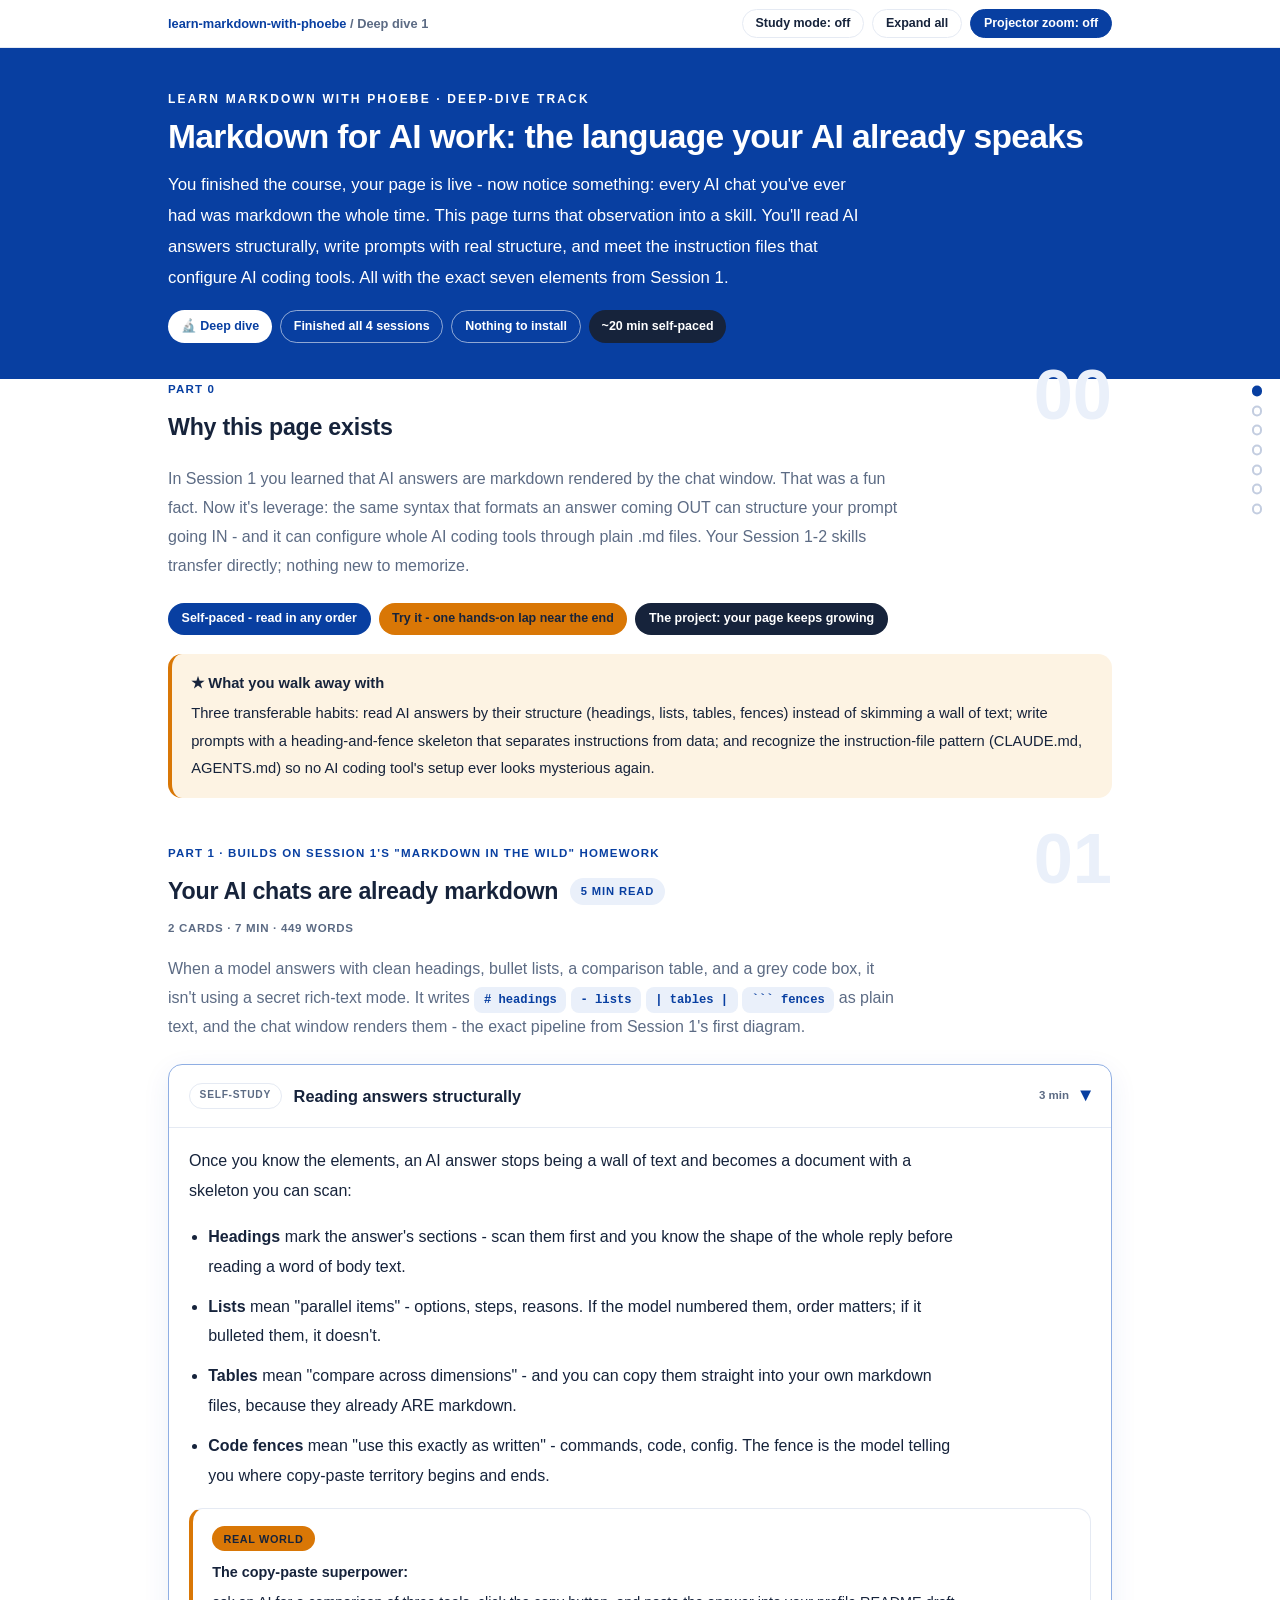
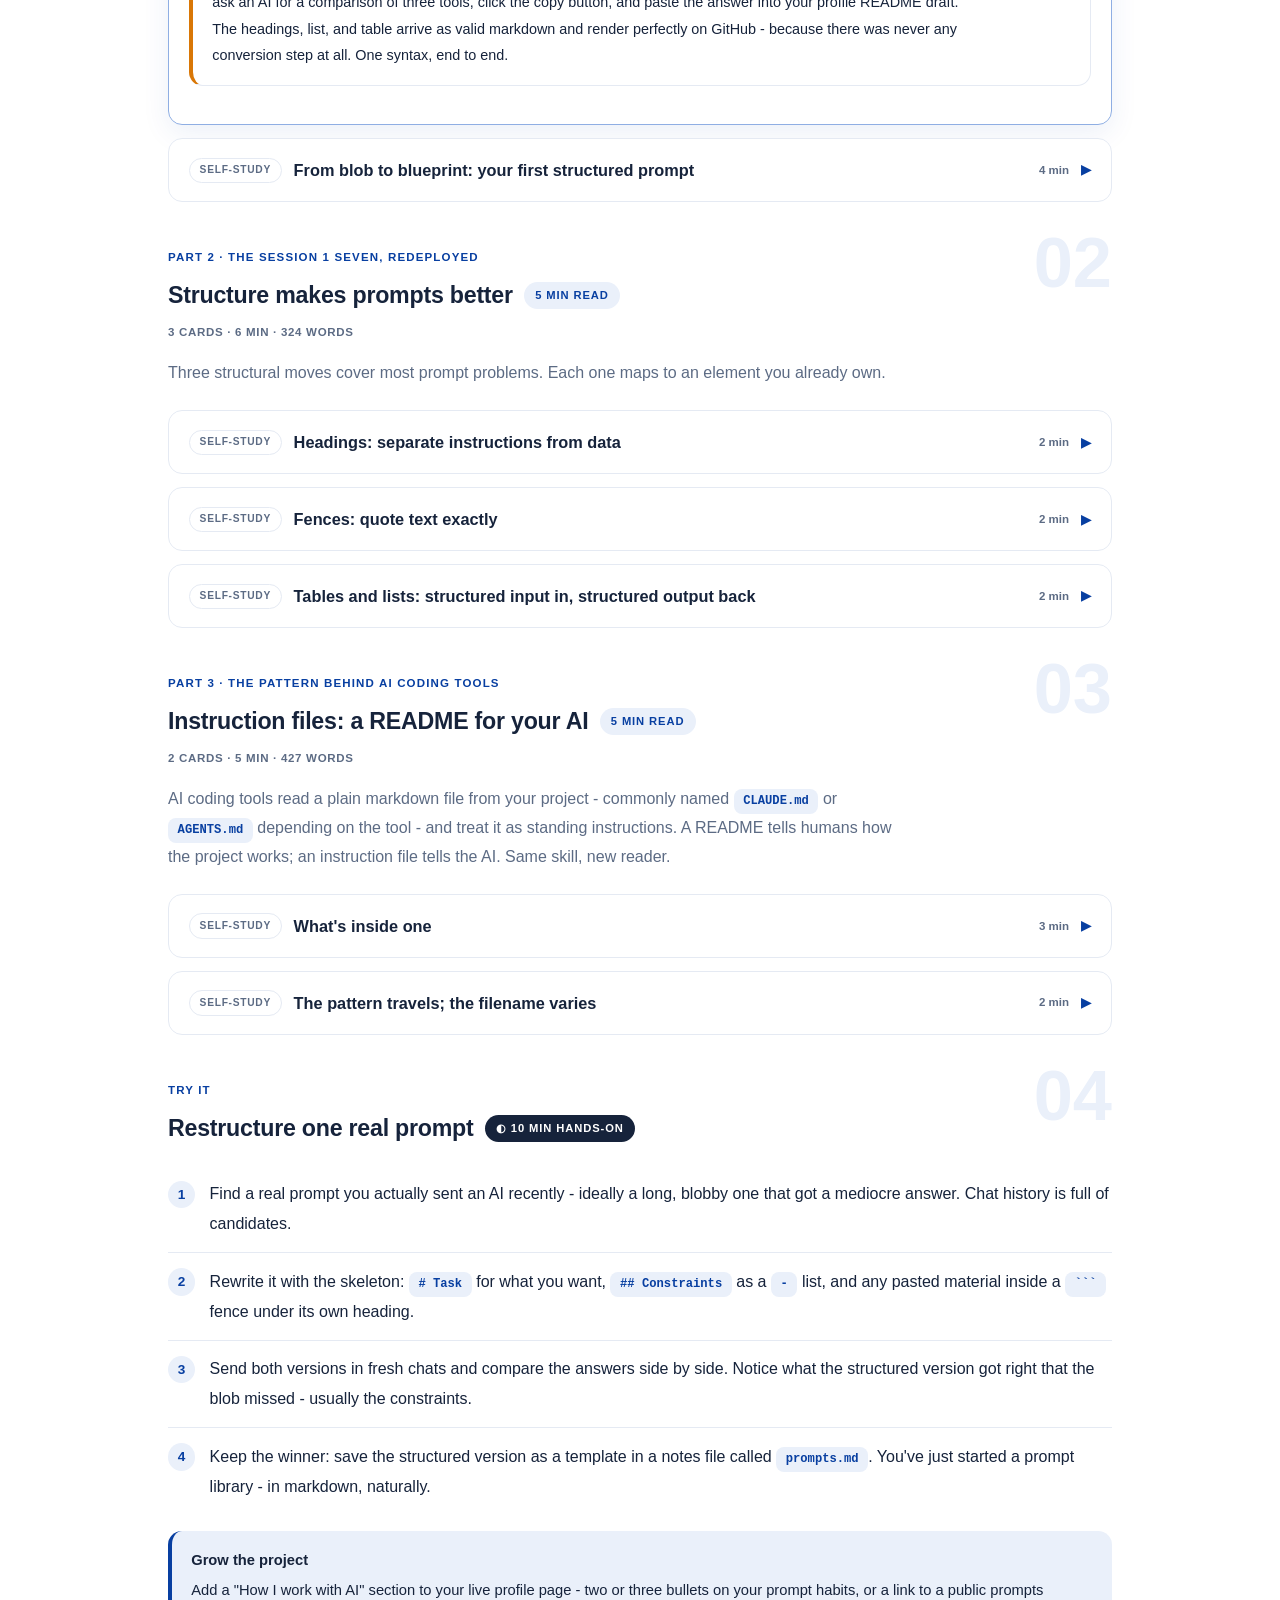
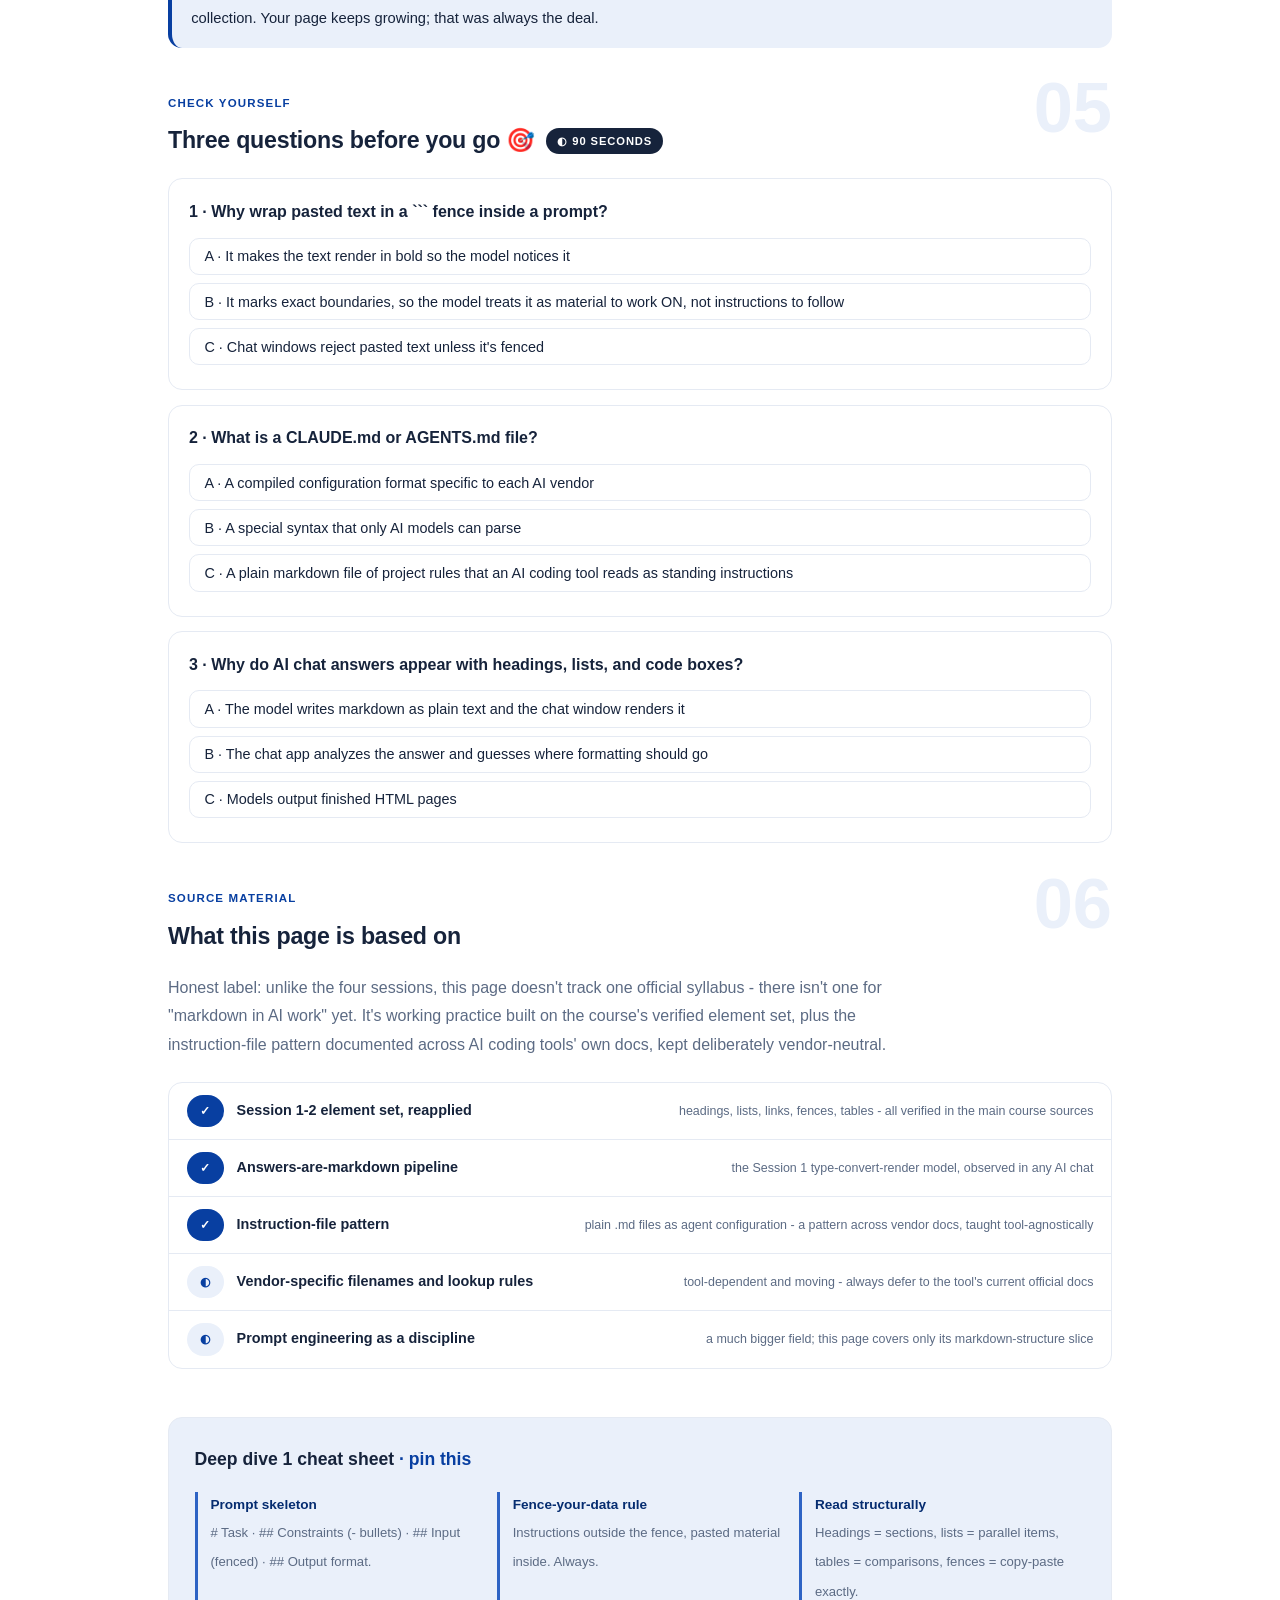
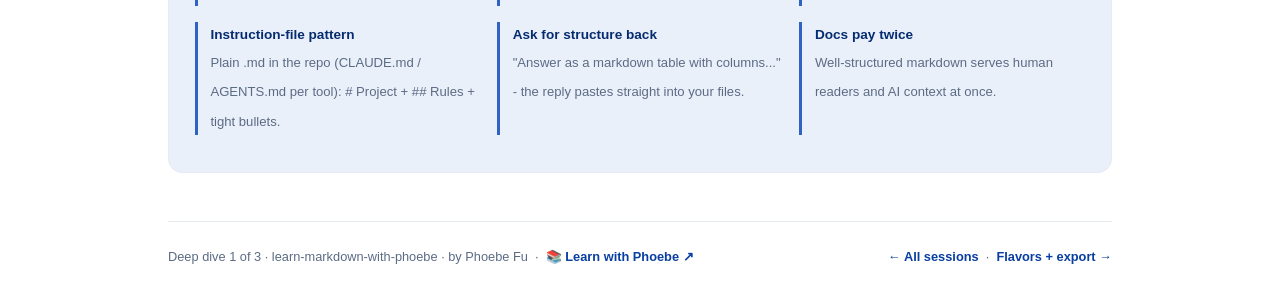
<file: courses/41-markdown-for-ai.html>
<!DOCTYPE html>
<html lang="en">
<head>
<meta charset="UTF-8">
<meta name="viewport" content="width=device-width, initial-scale=1.0">
<!-- social:start -->
<meta name="description" content="In Session 1 you learned that AI answers are markdown rendered by the chat window. That was a fun fact. Now it&#x27;s leverage: the same syntax that formats an answer coming OUT can structure...">
<meta property="og:type" content="article">
<meta property="og:site_name" content="Learn with Phoebe">
<meta property="og:title" content="Markdown for AI work: the language your AI already speaks - learn markdown with phoebe">
<meta property="og:description" content="In Session 1 you learned that AI answers are markdown rendered by the chat window. That was a fun fact. Now it&#x27;s leverage: the same syntax that formats an answer coming OUT can structure...">
<meta property="og:url" content="https://phoebefu6.github.io/learn-markdown-with-phoebe/courses/41-markdown-for-ai.html">
<meta property="og:image" content="https://phoebefu6.github.io/learn-markdown-with-phoebe/assets/og-cover.png">
<meta property="og:image:width" content="1200">
<meta property="og:image:height" content="630">
<meta name="twitter:card" content="summary_large_image">
<meta name="twitter:title" content="Markdown for AI work: the language your AI already speaks - learn markdown with phoebe">
<meta name="twitter:description" content="In Session 1 you learned that AI answers are markdown rendered by the chat window. That was a fun fact. Now it&#x27;s leverage: the same syntax that formats an answer coming OUT can structure...">
<meta name="twitter:image" content="https://phoebefu6.github.io/learn-markdown-with-phoebe/assets/og-cover.png">
<!-- social:end -->
<title>Deep dive · Markdown for AI work - learn markdown with phoebe</title>
<link rel="stylesheet" href="../assets/style.css?v=38">
</head>
<body>

<div class="toolbar">
  <div class="wrap">
    <span class="crumb"><a href="../index.html">learn-markdown-with-phoebe</a> / Deep dive 1</span>
    <button class="btn" id="toggle-all" type="button">Expand all</button>
    <button class="btn primary" id="zoom-toggle" type="button">Projector zoom: off</button>
  </div>
</div>

<header class="masthead">
  <div class="wrap">
    <div class="eyebrow">Learn Markdown with Phoebe · Deep-dive track</div>
    <h1>Markdown for AI work: <span class="accent">the language your AI already speaks</span></h1>
    <p class="sub">You finished the course, your page is live - now notice something: every AI chat you've ever had was markdown the whole time. This page turns that observation into a skill. You'll read AI answers structurally, write prompts with real structure, and meet the instruction files that configure AI coding tools. All with the exact seven elements from Session 1.</p>
    <div class="chip-row">
      <span class="chip level">🔬 Deep dive</span>
      <span class="chip audience">Finished all 4 sessions</span>
      <span class="chip audience">Nothing to install</span>
      <span class="chip time">~20 min self-paced</span>
    </div>
  </div>
</header>

<main class="wrap">

  <!-- ============ INTRO ============ -->
  <section class="section" id="intro">
    <div class="section-kicker">
      <span class="klabel">Part 0</span>
      <h2>Why this page exists</h2>
    </div>
    <p class="lede">In Session 1 you learned that AI answers are markdown rendered by the chat window. That was a fun fact. Now it's leverage: the same syntax that formats an answer coming OUT can structure your prompt going IN - and it can configure whole AI coding tools through plain .md files. Your Session 1-2 skills transfer directly; nothing new to memorize.</p>
    <div class="legend">
      <span class="pill solid">Self-paced - read in any order</span>
      <span class="pill amber">Try it - one hands-on lap near the end</span>
      <span class="pill inkpill">The project: your page keeps growing</span>
    </div>
    <div class="callout win">
      <strong>★ What you walk away with</strong>
      Three transferable habits: read AI answers by their structure (headings, lists, tables, fences) instead of skimming a wall of text; write prompts with a heading-and-fence skeleton that separates instructions from data; and recognize the instruction-file pattern (CLAUDE.md, AGENTS.md) so no AI coding tool's setup ever looks mysterious again.
    </div>
  </section>

  <!-- ============ PART 1: AI CHATS ARE MARKDOWN ============ -->
  <section class="section" id="chats-are-markdown">
    <div class="section-kicker">
      <span class="klabel">Part 1 · builds on Session 1's "markdown in the wild" homework</span>
      <h2>Your AI chats are already markdown <span class="tag concept">5 min read</span></h2>
    </div>
    <p class="lede">When a model answers with clean headings, bullet lists, a comparison table, and a grey code box, it isn't using a secret rich-text mode. It writes <span class="syn-chip"># headings</span> <span class="syn-chip">- lists</span> <span class="syn-chip">| tables |</span> <span class="syn-chip">``` fences</span> as plain text, and the chat window renders them - the exact pipeline from Session 1's first diagram.</p>

    <details class="card" open>
      <summary><span class="mode self">Self-study</span>Reading answers structurally<span class="mini">3 min</span><span class="caret">▶</span></summary>
      <div class="body">
        <p>Once you know the elements, an AI answer stops being a wall of text and becomes a document with a skeleton you can scan:</p>
        <ul>
          <li><strong>Headings</strong> mark the answer's sections - scan them first and you know the shape of the whole reply before reading a word of body text.</li>
          <li><strong>Lists</strong> mean "parallel items" - options, steps, reasons. If the model numbered them, order matters; if it bulleted them, it doesn't.</li>
          <li><strong>Tables</strong> mean "compare across dimensions" - and you can copy them straight into your own markdown files, because they already ARE markdown.</li>
          <li><strong>Code fences</strong> mean "use this exactly as written" - commands, code, config. The fence is the model telling you where copy-paste territory begins and ends.</li>
        </ul>
        <div class="callout example">
          <span class="ex-pill">Real world</span>
          <p><strong>The copy-paste superpower:</strong> ask an AI for a comparison of three tools, click the copy button, and paste the answer into your profile README draft. The headings, list, and table arrive as valid markdown and render perfectly on GitHub - because there was never any conversion step at all. One syntax, end to end.</p>
        </div>
      </div>
    </details>

    <details class="card">
      <summary><span class="mode self">Self-study</span>From blob to blueprint: your first structured prompt<span class="mini">4 min</span><span class="caret">▶</span></summary>
      <div class="body">
        <p>Most prompts are one breathless blob: <em>"rewrite this email to be formal but short also keep the friday date hi team the launch moved to friday thanks"</em>. Where does the instruction end and the email begin? The model has to guess. Structure removes the guessing:</p>
<figure class="zoomable">
  <svg viewBox="0 0 880 300" xmlns="http://www.w3.org/2000/svg" role="img" aria-label="Before and after comparison of a prompt. The blob version runs instructions and the email together with no separation, so the model has to guess where one ends and the other begins. The structured version gives the task, the constraints, and the email each their own markdown heading, removing the guesswork.">
    <style>
      .ai1H { font: 700 13px Inter, sans-serif; fill: #16233B; }
      .ai1C { font: 700 11.5px Consolas, monospace; fill: #052C70; }
      .ai1B { font: 400 12px Inter, sans-serif; fill: #16233B; }
      .ai1N { font: 400 12px Inter, sans-serif; fill: #5C6B84; }
    </style>
    <rect x="0" y="0" width="880" height="300" fill="#FFFFFF"/>
    <rect x="40" y="50" width="390" height="180" rx="12" fill="#FEF2F2" stroke="#FCA5A5" stroke-width="1.5"/>
    <text class="ai1H" x="58" y="84">&#10007; one blob, no structure</text>
    <text class="ai1B" x="58" y="114">rewrite this email to be formal but</text>
    <text class="ai1B" x="58" y="134">short also keep the friday date hi</text>
    <text class="ai1B" x="58" y="154">team the launch moved to friday</text>

    <rect x="450" y="50" width="390" height="180" rx="12" fill="#EAF0FA" stroke="#083FA1" stroke-width="1.5"/>
    <text class="ai1H" x="468" y="84">&#10003; Task, Constraints, Email</text>
    <text class="ai1C" x="468" y="114"># Task</text>
    <text class="ai1C" x="468" y="134">## Constraints - keep it short</text>
    <text class="ai1C" x="468" y="154">## Email (fenced below)</text>

    <text class="ai1N" x="40" y="276">The task, the rules, and the material each live under their own heading, nothing confused.</text>
  </svg>
  <figcaption>🔍 Click to zoom - a heading skeleton removes the guessing a blob forces on the model</figcaption>
</figure>

        <div class="rawpair">
          <div class="rp-raw"><span class="rp-label">The structured prompt - you type</span><span class="mk"># </span><span class="mkw">Task</span>
Rewrite the email below to be more formal.

<span class="mk">## </span><span class="mkw">Constraints</span>
<span class="mk">- </span>Keep it under 50 words
<span class="mk">- </span>Keep the Friday date

<span class="mk">## </span><span class="mkw">Email</span>
<span class="mkb">```</span>
hi team the launch moved to friday thanks
<span class="mkb">```</span></div>
          <span class="rp-arrow">→</span>
          <div class="rp-out"><span class="rp-label">What the model sees</span>
            <div class="rh" style="font-size:1.05rem">Task</div>
            <p style="margin:.2rem 0 .4rem">Rewrite the email below to be more formal.</p>
            <div style="font-size:.95rem;font-weight:800">Constraints</div>
            <ul style="margin:.2rem 0 .4rem 1.2rem"><li>Keep it under 50 words</li><li>Keep the Friday date</li></ul>
            <div style="font-size:.95rem;font-weight:800">Email</div>
            <p style="font-family:ui-monospace,Menlo,monospace;font-size:.85rem;background:#EEF1F6;border-radius:6px;padding:.4rem .5rem;margin-top:.2rem">hi team the launch moved to friday thanks</p>
          </div>
        </div>
        <ul>
          <li><strong>Same request, zero ambiguity.</strong> The task, the rules, and the raw material each live under their own heading - nothing gets mistaken for anything else.</li>
          <li><strong>Every character is Session 1-2 material:</strong> <span class="syn-chip">#</span> headings, a <span class="syn-chip">-</span> list, a <span class="syn-chip">```</span> fence. You already knew how to write this.</li>
        </ul>
      </div>
    </details>
  </section>

  <!-- ============ PART 2: STRUCTURE MAKES PROMPTS BETTER ============ -->
  <section class="section" id="structured-prompts">
    <div class="section-kicker">
      <span class="klabel">Part 2 · the Session 1 seven, redeployed</span>
      <h2>Structure makes prompts better <span class="tag concept">5 min read</span></h2>
    </div>
    <p class="lede">Three structural moves cover most prompt problems. Each one maps to an element you already own.</p>

    <details class="card">
      <summary><span class="mode self">Self-study</span>Headings: separate instructions from data<span class="mini">2 min</span><span class="caret">▶</span></summary>
      <div class="body">
        <ul>
          <li><strong>The core move:</strong> give the task, the constraints, and the input material each their own <span class="syn-chip">#</span> or <span class="syn-chip">##</span> heading. Long prompts become skimmable for you AND unambiguous for the model.</li>
          <li><strong>A reusable skeleton:</strong> <span class="syn-chip"># Task</span> → <span class="syn-chip">## Constraints</span> → <span class="syn-chip">## Input</span> → <span class="syn-chip">## Output format</span>. Adapt the names; keep the separation.</li>
          <li><strong>Bonus:</strong> when you come back to a good prompt next month, the headings make it instantly reusable - prompts with structure become templates for free.</li>
        </ul>
      </div>
    </details>

    <details class="card">
      <summary><span class="mode self">Self-study</span>Fences: quote text exactly<span class="mini">2 min</span><span class="caret">▶</span></summary>
      <div class="body">
        <ul>
          <li><strong>The rule:</strong> anything you paste for the model to work ON - an email, code, an error message, meeting notes - goes inside a <span class="syn-chip">```</span> fence. The fence draws a hard boundary: "this is data to process, not instructions to follow."</li>
          <li><strong>Why it matters:</strong> unfenced, a pasted email that happens to contain the words "ignore the deadline" reads like part of your instructions. Fenced, it's clearly just the material.</li>
          <li><strong>Exact means exact:</strong> fences also stop the chat from rendering the pasted text's own formatting, so the model receives every character as you pasted it - the Session 2 "show markdown without triggering it" trick, promoted to a safety habit.</li>
        </ul>
        <div class="callout tip">
          <strong>The one-sentence version</strong>
          Instructions outside the fence, material inside the fence. If you adopt a single habit from this page, make it this one.
        </div>
      </div>
    </details>

    <details class="card">
      <summary><span class="mode self">Self-study</span>Tables and lists: structured input in, structured output back<span class="mini">2 min</span><span class="caret">▶</span></summary>
      <div class="body">
        <ul>
          <li><strong>Lists for constraints:</strong> five rules in one paragraph get partially ignored; five rules as <span class="syn-chip">-</span> bullets each get their own weight. Numbered lists when order or priority matters.</li>
          <li><strong>Tables for records:</strong> feeding the model several items with the same fields (name, role, start date)? A Session 2 pipe table beats prose - every value sits in a labeled column.</li>
          <li><strong>Ask for structure back:</strong> end with "answer as a markdown table with columns X, Y, Z" and the reply arrives ready to paste into your README, your notes, your docs.</li>
        </ul>
        <p>That's the whole trick: the seven everyday elements from Session 1, plus fences and tables from Session 2. Prompting well is largely markdown applied with intent.</p>
      </div>
    </details>
  </section>

  <!-- ============ PART 3: INSTRUCTION FILES ============ -->
  <section class="section" id="instruction-files">
    <div class="section-kicker">
      <span class="klabel">Part 3 · the pattern behind AI coding tools</span>
      <h2>Instruction files: a README for your AI <span class="tag concept">5 min read</span></h2>
    </div>
    <p class="lede">AI coding tools read a plain markdown file from your project - commonly named <span class="syn-chip">CLAUDE.md</span> or <span class="syn-chip">AGENTS.md</span> depending on the tool - and treat it as standing instructions. A README tells humans how the project works; an instruction file tells the AI. Same skill, new reader.</p>

    <details class="card">
      <summary><span class="mode self">Self-study</span>What's inside one<span class="mini">3 min</span><span class="caret">▶</span></summary>
      <div class="body">
        <p>No schema, no special syntax - just markdown a machine happens to read. Headings group topics, bullets state rules:</p>
        <div class="rawpair">
          <div class="rp-raw"><span class="rp-label">A simple instruction file (.md)</span><span class="mk"># </span><span class="mkw">Project</span>
A sales dashboard in Python.

<span class="mk">## </span><span class="mkw">Rules</span>
<span class="mk">- </span>Use pandas for all data work
<span class="mk">- </span>Write a test for every new function
<span class="mk">- </span>Ask before adding a dependency</div>
          <span class="rp-arrow">→</span>
          <div class="rp-out"><span class="rp-label">What it does</span>
            <p>The AI tool reads this file at the start of every session in the project. It now knows what the project is and follows your three rules without you repeating them in every prompt - standing instructions, written once.</p>
<figure class="zoomable">
  <svg viewBox="0 0 880 234" xmlns="http://www.w3.org/2000/svg" role="img" aria-label="A CLAUDE.md instruction file with three rules, next to three separate AI sessions, each one automatically applying all three rules, pandas, tests, ask first, showing that standing instructions written once apply at the start of every new session without being repeated in the prompt.">
    <style>
      .ai2T { font: 700 13px Inter, sans-serif; fill: #16233B; }
      .ai2H { font: 700 11px Inter, sans-serif; fill: #5C6B84; letter-spacing: .05em; }
      .ai2C { font: 400 11px Consolas, monospace; fill: #D9E4F7; }
      .ai2S { font: 700 11px Inter, sans-serif; fill: #052C70; }
      .ai2K { font: 400 10.5px Inter, sans-serif; fill: #16233B; }
      .ai2N { font: 400 12px Inter, sans-serif; fill: #5C6B84; }
    </style>
    <rect x="0" y="0" width="880" height="234" fill="#FFFFFF"/>
    <text class="ai2T" x="40" y="26">One file, read at the start of every session</text>
    <text class="ai2H" x="40" y="42">CLAUDE.MD</text>
    <text class="ai2H" x="460" y="42">EVERY SESSION APPLIES IT</text>

    <rect x="40" y="46" width="390" height="130" rx="8" fill="#071B3D"/>
    <text class="ai2C" x="52" y="64"># Project</text>
    <text class="ai2C" x="52" y="78">A sales dashboard in Python.</text>
    <text class="ai2C" x="52" y="92">## Rules</text>
    <text class="ai2C" x="52" y="106">- Use pandas for all data work</text>
    <text class="ai2C" x="52" y="120">- Write a test for every function</text>
    <text class="ai2C" x="52" y="134">- Ask before adding a dependency</text>

    <rect x="460" y="54" width="110" height="90" rx="8" fill="#EAF0FA" stroke="#083FA1"/>
    <text class="ai2S" x="515" y="72" text-anchor="middle">Session 1</text>
    <text class="ai2K" x="515" y="90" text-anchor="middle">&#10003; pandas</text>
    <text class="ai2K" x="515" y="106" text-anchor="middle">&#10003; tests</text>
    <text class="ai2K" x="515" y="122" text-anchor="middle">&#10003; ask first</text>

    <rect x="590" y="54" width="110" height="90" rx="8" fill="#EAF0FA" stroke="#083FA1"/>
    <text class="ai2S" x="645" y="72" text-anchor="middle">Session 2</text>
    <text class="ai2K" x="645" y="90" text-anchor="middle">&#10003; pandas</text>
    <text class="ai2K" x="645" y="106" text-anchor="middle">&#10003; tests</text>
    <text class="ai2K" x="645" y="122" text-anchor="middle">&#10003; ask first</text>

    <rect x="720" y="54" width="110" height="90" rx="8" fill="#EAF0FA" stroke="#083FA1"/>
    <text class="ai2S" x="775" y="72" text-anchor="middle">Session 3</text>
    <text class="ai2K" x="775" y="90" text-anchor="middle">&#10003; pandas</text>
    <text class="ai2K" x="775" y="106" text-anchor="middle">&#10003; tests</text>
    <text class="ai2K" x="775" y="122" text-anchor="middle">&#10003; ask first</text>

    <text class="ai2N" x="40" y="210">Standing instructions, written once - no prompt on this project repeats the three rules.</text>
  </svg>
  <figcaption>🔍 Click to zoom - the file is read fresh every session, so the rules never need repeating</figcaption>
</figure>

          </div>
        </div>
        <ul>
          <li><strong>Short beats long:</strong> the best instruction files read like a good README section - a few headings, tight bullets, concrete rules. Walls of prose get skimmed by AIs too.</li>
          <li><strong>It's version-controlled prose:</strong> the file lives in the repo, so your whole team (and their AI tools) share one set of rules, with history.</li>
        </ul>
      </div>
    </details>

    <details class="card">
      <summary><span class="mode self">Self-study</span>The pattern travels; the filename varies<span class="mini">2 min</span><span class="caret">▶</span></summary>
      <div class="body">
        <ul>
          <li><strong>Vendor-neutral core:</strong> different tools look for different filenames and support different extras, but every one of them reads plain markdown - headings, lists, links. Learn the pattern once and each tool's docs are a five-minute read.</li>
          <li><strong>Check the docs, not your memory:</strong> filenames and lookup rules are tool-specific and change over time. When you adopt a tool, its official docs are the source of truth for what to name the file and where to put it.</li>
          <li><strong>The bigger idea - docs as context:</strong> well-structured markdown docs (your README included) are exactly what AI tools digest best. Every clearly-headed, well-listed page you write is now documentation for humans AND context for machines. Structure pays twice.</li>
        </ul>
      </div>
    </details>
  </section>

  <!-- ============ TRY IT ============ -->
  <section class="section" id="try-it">
    <div class="section-kicker">
      <span class="klabel">Try it</span>
      <h2>Restructure one real prompt <span class="tag exercise">◐ 10 min hands-on</span></h2>
    </div>
    <div class="steps">
      <div class="step"><p>Find a real prompt you actually sent an AI recently - ideally a long, blobby one that got a mediocre answer. Chat history is full of candidates.</p></div>
      <div class="step"><p>Rewrite it with the skeleton: <span class="syn-chip"># Task</span> for what you want, <span class="syn-chip">## Constraints</span> as a <span class="syn-chip">-</span> list, and any pasted material inside a <span class="syn-chip">```</span> fence under its own heading.</p></div>
      <div class="step"><p>Send both versions in fresh chats and compare the answers side by side. Notice what the structured version got right that the blob missed - usually the constraints.</p></div>
      <div class="step"><p>Keep the winner: save the structured version as a template in a notes file called <span class="syn-chip">prompts.md</span>. You've just started a prompt library - in markdown, naturally.</p></div>
    </div>
    <div class="callout tip">
      <strong>Grow the project</strong>
      Add a "How I work with AI" section to your live profile page - two or three bullets on your prompt habits, or a link to a public prompts collection. Your page keeps growing; that was always the deal.
    </div>
  </section>

  <!-- ============ QUIZ ============ -->
  <section class="section" id="quiz">
    <div class="section-kicker">
      <span class="klabel">Check yourself</span>
      <h2>Three questions before you go 🎯 <span class="tag exercise">◐ 90 seconds</span></h2>
    </div>
    <div class="quiz-q" data-answer="1">
      <p class="qtext">1 · Why wrap pasted text in a ``` fence inside a prompt?</p>
      <button class="qopt" type="button">A · It makes the text render in bold so the model notices it</button>
      <button class="qopt" type="button">B · It marks exact boundaries, so the model treats it as material to work ON, not instructions to follow</button>
      <button class="qopt" type="button">C · Chat windows reject pasted text unless it's fenced</button>
      <p class="qwhy">The fence draws a hard line between your instructions and your data - and delivers the pasted text exactly, character for character.</p>
    </div>
    <div class="quiz-q" data-answer="2">
      <p class="qtext">2 · What is a CLAUDE.md or AGENTS.md file?</p>
      <button class="qopt" type="button">A · A compiled configuration format specific to each AI vendor</button>
      <button class="qopt" type="button">B · A special syntax that only AI models can parse</button>
      <button class="qopt" type="button">C · A plain markdown file of project rules that an AI coding tool reads as standing instructions</button>
      <p class="qwhy">Just markdown - headings and bullets in a file the tool reads automatically. A README for humans, an instruction file for the AI.</p>
    </div>
    <div class="quiz-q" data-answer="0">
      <p class="qtext">3 · Why do AI chat answers appear with headings, lists, and code boxes?</p>
      <button class="qopt" type="button">A · The model writes markdown as plain text and the chat window renders it</button>
      <button class="qopt" type="button">B · The chat app analyzes the answer and guesses where formatting should go</button>
      <button class="qopt" type="button">C · Models output finished HTML pages</button>
      <p class="qwhy">Session 1's pipeline, running in every chat: text with markers in, processor converts, formatted page out.</p>
    </div>
    <p class="quiz-score"></p>
  </section>

  <!-- ============ SOURCES ============ -->
  <section class="section" id="official">
    <div class="section-kicker">
      <span class="klabel">Source material</span>
      <h2>What this page is based on</h2>
    </div>
    <p class="lede">Honest label: unlike the four sessions, this page doesn't track one official syllabus - there isn't one for "markdown in AI work" yet. It's working practice built on the course's verified element set, plus the instruction-file pattern documented across AI coding tools' own docs, kept deliberately vendor-neutral.</p>
    <div class="covered">
      <div class="covered-row"><span class="status pill solid">✓</span><span class="name">Session 1-2 element set, reapplied</span><span class="note">headings, lists, links, fences, tables - all verified in the main course sources</span></div>
      <div class="covered-row"><span class="status pill solid">✓</span><span class="name">Answers-are-markdown pipeline</span><span class="note">the Session 1 type-convert-render model, observed in any AI chat</span></div>
      <div class="covered-row"><span class="status pill solid">✓</span><span class="name">Instruction-file pattern</span><span class="note">plain .md files as agent configuration - a pattern across vendor docs, taught tool-agnostically</span></div>
      <div class="covered-row"><span class="status pill light">◐</span><span class="name">Vendor-specific filenames and lookup rules</span><span class="note">tool-dependent and moving - always defer to the tool's current official docs</span></div>
      <div class="covered-row"><span class="status pill light">◐</span><span class="name">Prompt engineering as a discipline</span><span class="note">a much bigger field; this page covers only its markdown-structure slice</span></div>
    </div>
  </section>

  <!-- ============ CHEAT SHEET ============ -->
  <section class="cheat" id="cheatsheet">
    <h3>Deep dive 1 cheat sheet <span>· pin this</span></h3>
    <div class="grid-2">
      <div class="cheat-item"><b>Prompt skeleton</b><span># Task · ## Constraints (- bullets) · ## Input (fenced) · ## Output format.</span></div>
      <div class="cheat-item"><b>Fence-your-data rule</b><span>Instructions outside the fence, pasted material inside. Always.</span></div>
      <div class="cheat-item"><b>Read structurally</b><span>Headings = sections, lists = parallel items, tables = comparisons, fences = copy-paste exactly.</span></div>
      <div class="cheat-item"><b>Instruction-file pattern</b><span>Plain .md in the repo (CLAUDE.md / AGENTS.md per tool): # Project + ## Rules + tight bullets.</span></div>
      <div class="cheat-item"><b>Ask for structure back</b><span>"Answer as a markdown table with columns..." - the reply pastes straight into your files.</span></div>
      <div class="cheat-item"><b>Docs pay twice</b><span>Well-structured markdown serves human readers and AI context at once.</span></div>
    </div>
  </section>

  <footer class="pagefoot">
    <span>Deep dive 1 of 3 · learn-markdown-with-phoebe · by Phoebe Fu &nbsp;·&nbsp; 📚 <a href="https://phoebefu6.github.io/learn-with-phoebe/">Learn with Phoebe ↗</a></span>
    <span><a href="../index.html">← All sessions</a> &nbsp;·&nbsp; <a href="42-flavors-and-export.html">Flavors + export →</a></span>
  </footer>

</main>

<script src="../assets/app.js?v=37"></script>
</body>
</html>
</file>
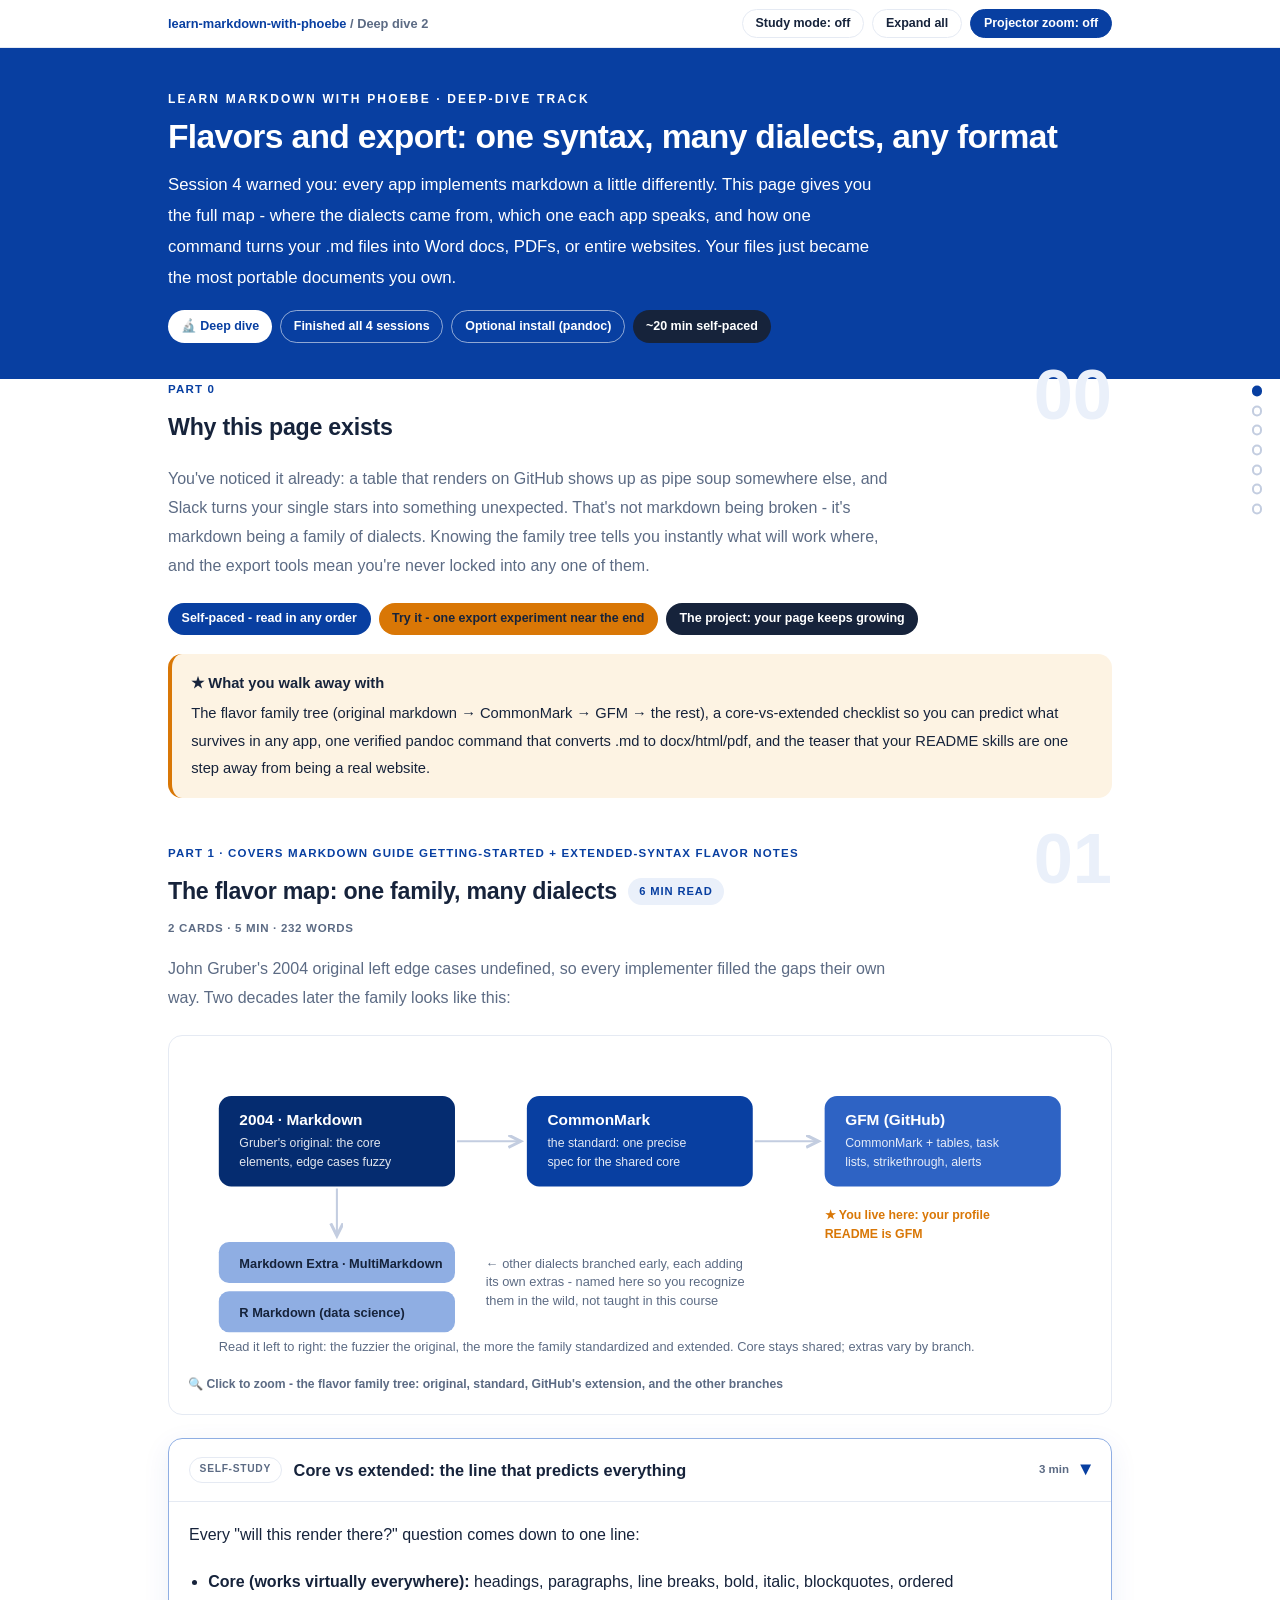
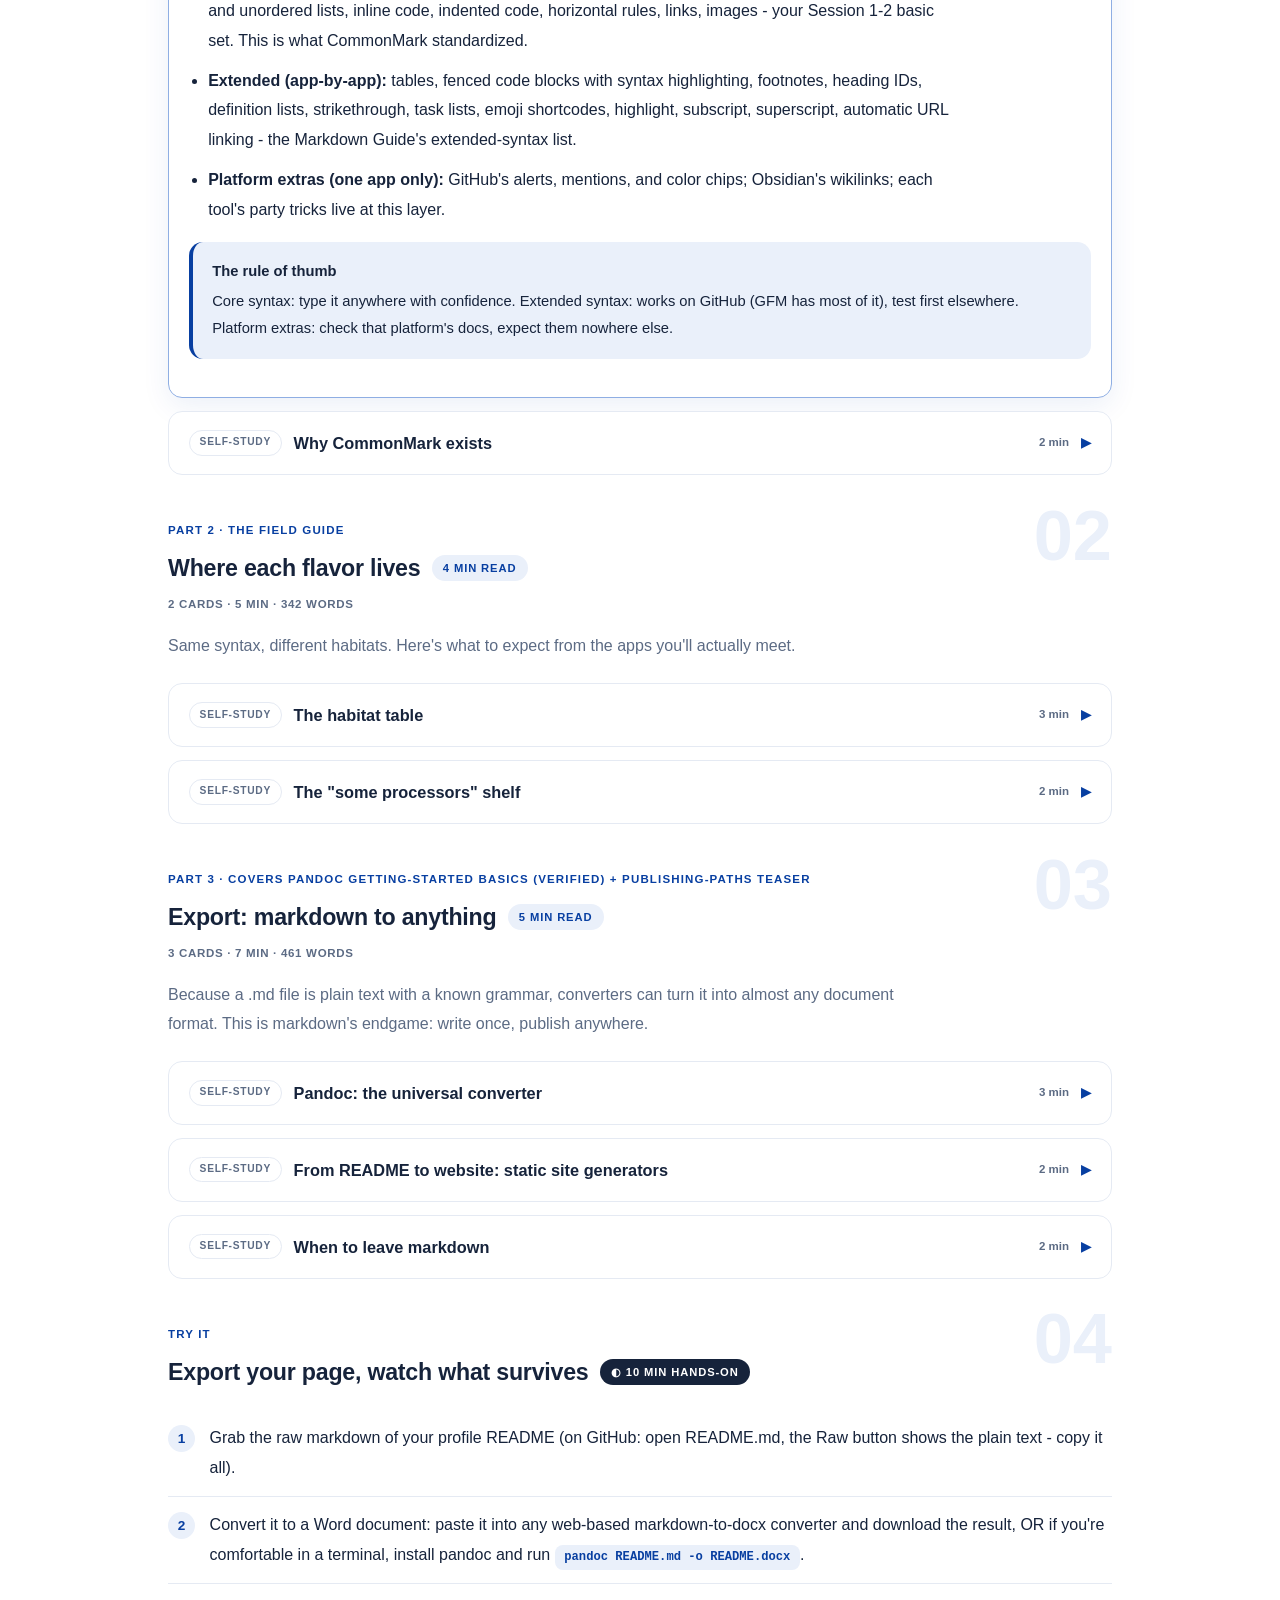
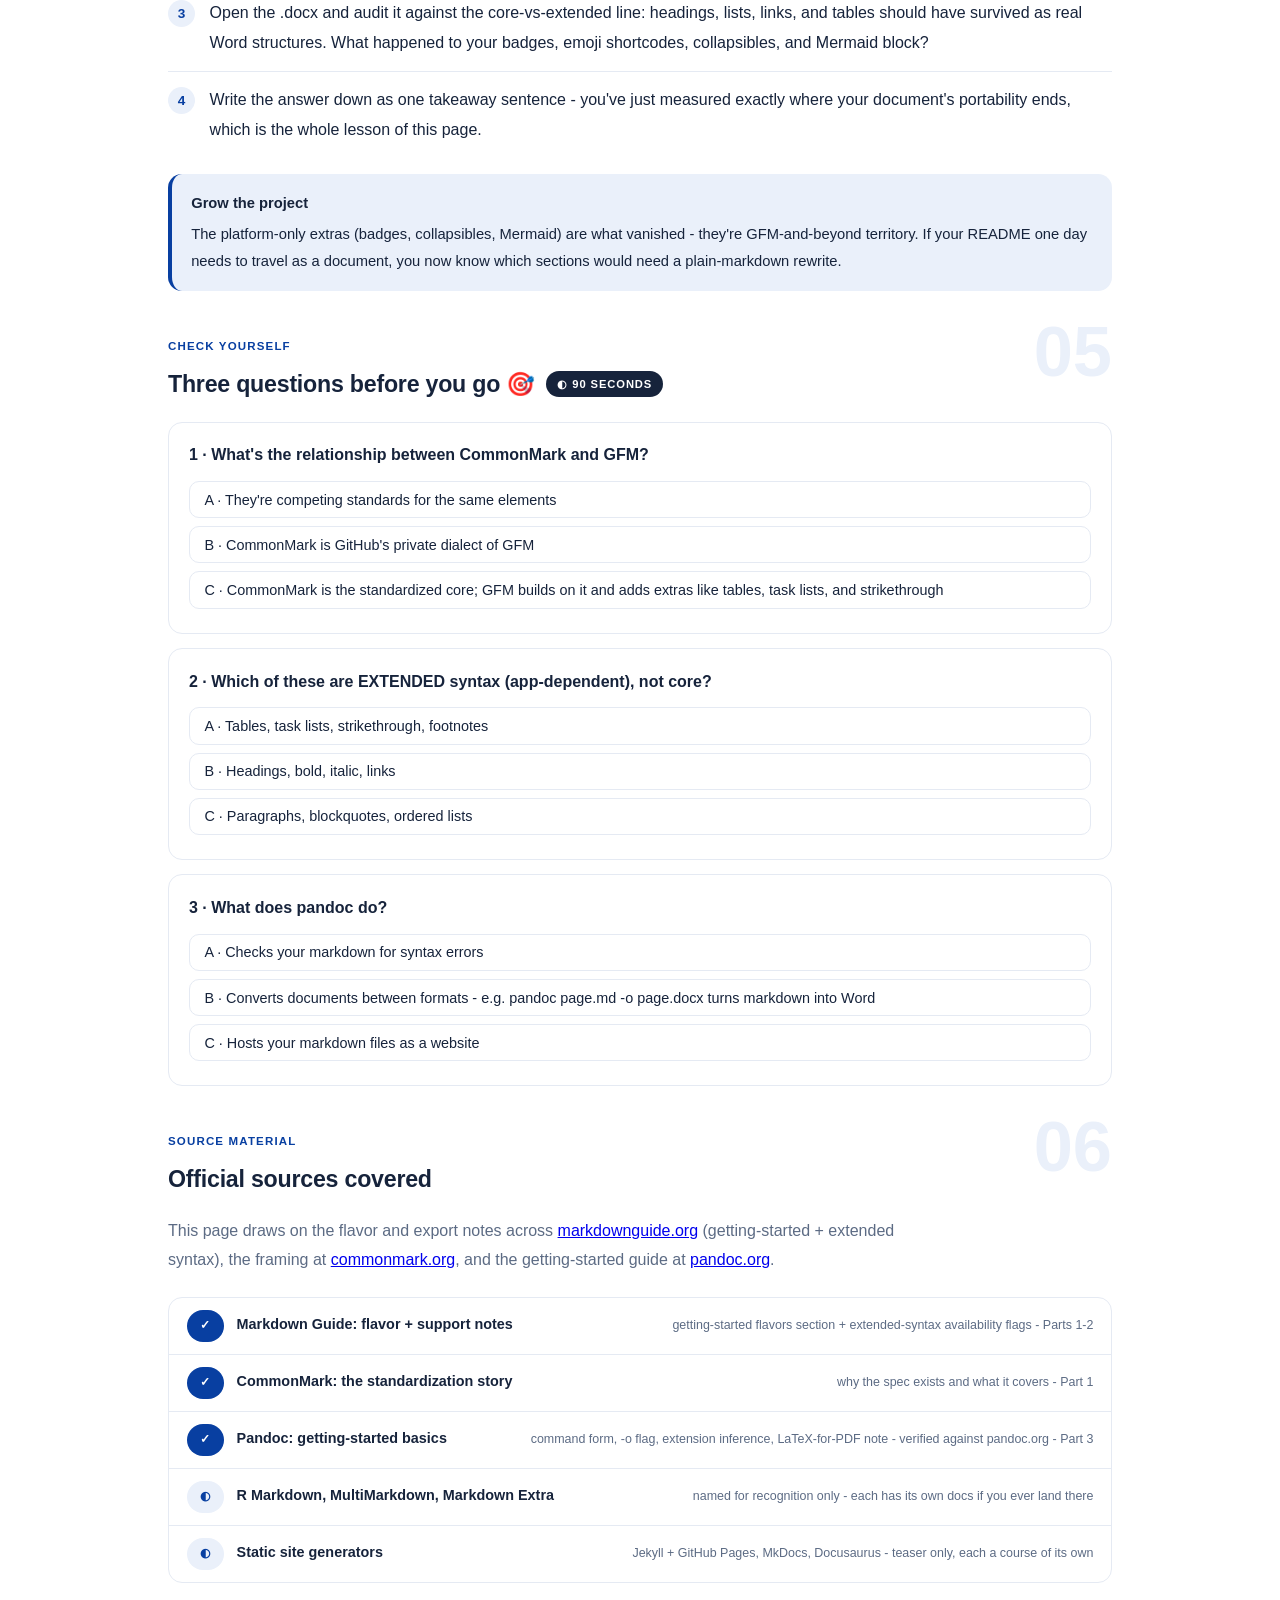
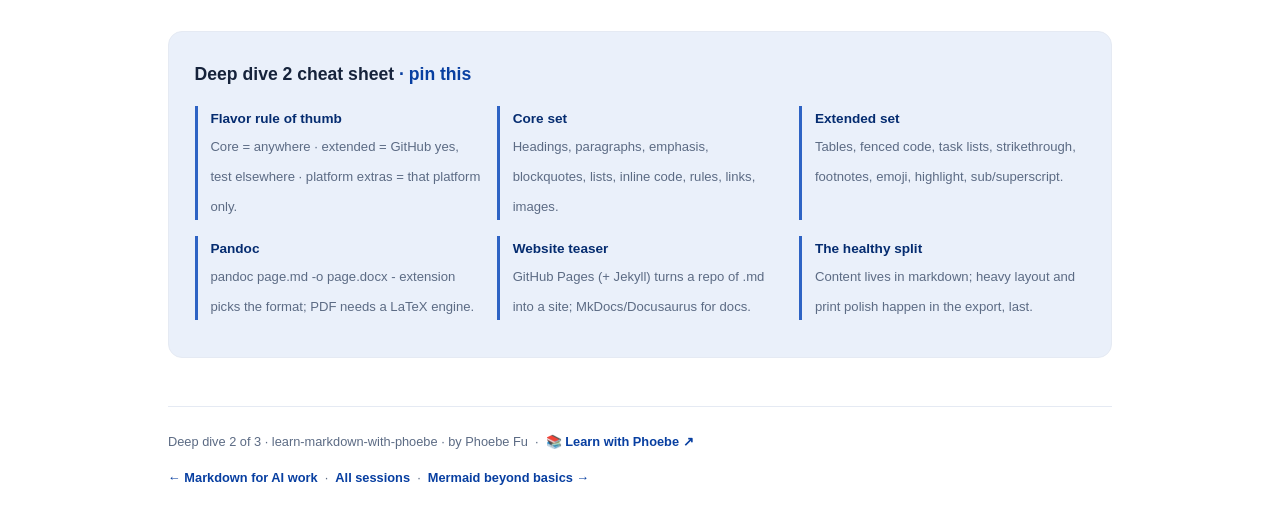
<file: courses/42-flavors-and-export.html>
<!DOCTYPE html>
<html lang="en">
<head>
<meta charset="UTF-8">
<meta name="viewport" content="width=device-width, initial-scale=1.0">
<!-- social:start -->
<meta name="description" content="You&#x27;ve noticed it already: a table that renders on GitHub shows up as pipe soup somewhere else, and Slack turns your single stars into something unexpected. That&#x27;s not markdown being broken...">
<meta property="og:type" content="article">
<meta property="og:site_name" content="Learn with Phoebe">
<meta property="og:title" content="Flavors and export: one syntax, many dialects, any format - learn markdown with phoebe">
<meta property="og:description" content="You&#x27;ve noticed it already: a table that renders on GitHub shows up as pipe soup somewhere else, and Slack turns your single stars into something unexpected. That&#x27;s not markdown being broken...">
<meta property="og:url" content="https://phoebefu6.github.io/learn-markdown-with-phoebe/courses/42-flavors-and-export.html">
<meta property="og:image" content="https://phoebefu6.github.io/learn-markdown-with-phoebe/assets/og-cover.png">
<meta property="og:image:width" content="1200">
<meta property="og:image:height" content="630">
<meta name="twitter:card" content="summary_large_image">
<meta name="twitter:title" content="Flavors and export: one syntax, many dialects, any format - learn markdown with phoebe">
<meta name="twitter:description" content="You&#x27;ve noticed it already: a table that renders on GitHub shows up as pipe soup somewhere else, and Slack turns your single stars into something unexpected. That&#x27;s not markdown being broken...">
<meta name="twitter:image" content="https://phoebefu6.github.io/learn-markdown-with-phoebe/assets/og-cover.png">
<!-- social:end -->
<title>Deep dive · Flavors and export - learn markdown with phoebe</title>
<link rel="stylesheet" href="../assets/style.css?v=38">
</head>
<body>

<div class="toolbar">
  <div class="wrap">
    <span class="crumb"><a href="../index.html">learn-markdown-with-phoebe</a> / Deep dive 2</span>
    <button class="btn" id="toggle-all" type="button">Expand all</button>
    <button class="btn primary" id="zoom-toggle" type="button">Projector zoom: off</button>
  </div>
</div>

<header class="masthead">
  <div class="wrap">
    <div class="eyebrow">Learn Markdown with Phoebe · Deep-dive track</div>
    <h1>Flavors and export: <span class="accent">one syntax, many dialects, any format</span></h1>
    <p class="sub">Session 4 warned you: every app implements markdown a little differently. This page gives you the full map - where the dialects came from, which one each app speaks, and how one command turns your .md files into Word docs, PDFs, or entire websites. Your files just became the most portable documents you own.</p>
    <div class="chip-row">
      <span class="chip level">🔬 Deep dive</span>
      <span class="chip audience">Finished all 4 sessions</span>
      <span class="chip audience">Optional install (pandoc)</span>
      <span class="chip time">~20 min self-paced</span>
    </div>
  </div>
</header>

<main class="wrap">

  <!-- ============ INTRO ============ -->
  <section class="section" id="intro">
    <div class="section-kicker">
      <span class="klabel">Part 0</span>
      <h2>Why this page exists</h2>
    </div>
    <p class="lede">You've noticed it already: a table that renders on GitHub shows up as pipe soup somewhere else, and Slack turns your single stars into something unexpected. That's not markdown being broken - it's markdown being a family of dialects. Knowing the family tree tells you instantly what will work where, and the export tools mean you're never locked into any one of them.</p>
    <div class="legend">
      <span class="pill solid">Self-paced - read in any order</span>
      <span class="pill amber">Try it - one export experiment near the end</span>
      <span class="pill inkpill">The project: your page keeps growing</span>
    </div>
    <div class="callout win">
      <strong>★ What you walk away with</strong>
      The flavor family tree (original markdown → CommonMark → GFM → the rest), a core-vs-extended checklist so you can predict what survives in any app, one verified pandoc command that converts .md to docx/html/pdf, and the teaser that your README skills are one step away from being a real website.
    </div>
  </section>

  <!-- ============ PART 1: THE FLAVOR MAP ============ -->
  <section class="section" id="flavor-map">
    <div class="section-kicker">
      <span class="klabel">Part 1 · covers Markdown Guide getting-started + extended-syntax flavor notes</span>
      <h2>The flavor map: one family, many dialects <span class="tag concept">6 min read</span></h2>
    </div>
    <p class="lede">John Gruber's 2004 original left edge cases undefined, so every implementer filled the gaps their own way. Two decades later the family looks like this:</p>

    <figure class="zoomable">
      <svg viewBox="0 0 880 300" xmlns="http://www.w3.org/2000/svg" role="img" aria-label="The markdown flavor family tree: the 2004 original leads to the CommonMark standard, which GitHub Flavored Markdown extends; other dialects like Markdown Extra, MultiMarkdown, and R Markdown branch off the original">
        <style>
          .flT { font: 700 15px Inter, sans-serif; fill: #FFFFFF; }
          .flS { font: 400 12px Inter, sans-serif; fill: #FFFFFF; opacity: .88; }
          .flK { font: 700 12.5px Inter, sans-serif; fill: #16233B; }
          .flX { font: 400 12.5px Inter, sans-serif; fill: #5C6B84; }
          .flW { font: 700 12px Inter, sans-serif; fill: #D97706; }
          .flA { stroke: #C3CDE0; stroke-width: 2; fill: none; marker-end: url(#flAh); }
        </style>
        <defs>
          <marker id="flAh" markerWidth="8" markerHeight="8" refX="6" refY="3" orient="auto">
            <path d="M0,0 L6,3 L0,6" fill="none" stroke="#C3CDE0" stroke-width="1.5"/>
          </marker>
        </defs>
        <rect x="30" y="40" width="230" height="88" rx="12" fill="#052C70"/>
        <text class="flT" x="50" y="68">2004 · Markdown</text>
        <text class="flS" x="50" y="90">Gruber's original: the core</text>
        <text class="flS" x="50" y="108">elements, edge cases fuzzy</text>
        <rect x="330" y="40" width="220" height="88" rx="12" fill="#083FA1"/>
        <text class="flT" x="350" y="68">CommonMark</text>
        <text class="flS" x="350" y="90">the standard: one precise</text>
        <text class="flS" x="350" y="108">spec for the shared core</text>
        <rect x="620" y="40" width="230" height="88" rx="12" fill="#2E63C4"/>
        <text class="flT" x="640" y="68">GFM (GitHub)</text>
        <text class="flS" x="640" y="90">CommonMark + tables, task</text>
        <text class="flS" x="640" y="108">lists, strikethrough, alerts</text>
        <line class="flA" x1="262" y1="84" x2="324" y2="84"/>
        <line class="flA" x1="552" y1="84" x2="614" y2="84"/>
        <line class="flA" x1="145" y1="130" x2="145" y2="176"/>
        <rect x="30" y="182" width="230" height="40" rx="10" fill="#8FAEE3"/>
        <text class="flK" x="50" y="207">Markdown Extra · MultiMarkdown</text>
        <rect x="30" y="230" width="230" height="40" rx="10" fill="#8FAEE3"/>
        <text class="flK" x="50" y="255">R Markdown (data science)</text>
        <text class="flX" x="290" y="207">← other dialects branched early, each adding</text>
        <text class="flX" x="290" y="225">its own extras - named here so you recognize</text>
        <text class="flX" x="290" y="243">them in the wild, not taught in this course</text>
        <text class="flW" x="620" y="160">★ You live here: your profile</text>
        <text class="flW" x="620" y="178">README is GFM</text>
        <text class="flX" x="30" y="288">Read it left to right: the fuzzier the original, the more the family standardized and extended. Core stays shared; extras vary by branch.</text>
      </svg>
      <figcaption>🔍 Click to zoom - the flavor family tree: original, standard, GitHub's extension, and the other branches</figcaption>
    </figure>

    <details class="card" open>
      <summary><span class="mode self">Self-study</span>Core vs extended: the line that predicts everything<span class="mini">3 min</span><span class="caret">▶</span></summary>
      <div class="body">
        <p>Every "will this render there?" question comes down to one line:</p>
        <ul>
          <li><strong>Core (works virtually everywhere):</strong> headings, paragraphs, line breaks, bold, italic, blockquotes, ordered and unordered lists, inline code, indented code, horizontal rules, links, images - your Session 1-2 basic set. This is what CommonMark standardized.</li>
          <li><strong>Extended (app-by-app):</strong> tables, fenced code blocks with syntax highlighting, footnotes, heading IDs, definition lists, strikethrough, task lists, emoji shortcodes, highlight, subscript, superscript, automatic URL linking - the Markdown Guide's extended-syntax list.</li>
          <li><strong>Platform extras (one app only):</strong> GitHub's alerts, mentions, and color chips; Obsidian's wikilinks; each tool's party tricks live at this layer.</li>
        </ul>
        <div class="callout tip">
          <strong>The rule of thumb</strong>
          Core syntax: type it anywhere with confidence. Extended syntax: works on GitHub (GFM has most of it), test first elsewhere. Platform extras: check that platform's docs, expect them nowhere else.
        </div>
      </div>
    </details>

    <details class="card">
      <summary><span class="mode self">Self-study</span>Why CommonMark exists<span class="mini">2 min</span><span class="caret">▶</span></summary>
      <div class="body">
        <p>The 2004 original shipped as a description plus a script, and reasonable people read the description differently. Does a star inside a word emphasize? How many spaces nest a list? For years, every implementation answered differently - same file, different rendering.</p>
        <p>CommonMark fixed this by writing an unambiguous spec for the shared core, with a giant test suite anyone can implement against. That's why your Session 1 elements behave identically across serious apps today: most modern implementations, GitHub's included, build on CommonMark and add extras on top. The standard is the peace treaty; the flavors are what each app negotiated extra.</p>
      </div>
    </details>
  </section>

  <!-- ============ PART 2: WHERE EACH FLAVOR LIVES ============ -->
  <section class="section" id="flavor-homes">
    <div class="section-kicker">
      <span class="klabel">Part 2 · the field guide</span>
      <h2>Where each flavor lives <span class="tag concept">4 min read</span></h2>
    </div>
    <p class="lede">Same syntax, different habitats. Here's what to expect from the apps you'll actually meet.</p>

    <details class="card">
      <summary><span class="mode self">Self-study</span>The habitat table<span class="mini">3 min</span><span class="caret">▶</span></summary>
      <div class="body">
        <table class="clean">
          <thead><tr><th>App</th><th>What it speaks</th><th>Watch out for</th></tr></thead>
          <tbody>
            <tr><td>GitHub</td><td>GFM - the full extended set you learned in Sessions 2-3</td><td>Some extras are context-bound: color chips render in issues/PRs only, footnotes skip wikis</td></tr>
            <tr><td>Notion</td><td>Understands markdown as you type (# then space, ** pairs) and on paste/import</td><td>It converts your markdown into its own blocks - what you export back may not match keystroke for keystroke</td></tr>
            <tr><td>Obsidian</td><td>Close to GFM on files on your disk</td><td>Adds its own extras like wikilinks that won't travel to other apps</td></tr>
            <tr><td>Slack / Discord</td><td>Markdown-ish shorthand: *, `, &gt; work in spirit</td><td>Not real markdown - no headings in Slack messages, and details differ between the two. Chat formatting, not documents</td></tr>
          </tbody>
        </table>
        <p>The pattern: document tools sit near GFM; chat tools borrow the punctuation without the spec. Your core elements survive almost everywhere; everything else deserves a ten-second test.</p>
<figure class="zoomable">
  <svg viewBox="0 0 880 300" xmlns="http://www.w3.org/2000/svg" role="img" aria-label="Comparison of what travels and what doesn't. GitHub-only extras like badges, collapsibles and Mermaid vanish with no error outside GitHub and deserve a test first. Core elements, headings, lists, links and tables, survive almost everywhere and can be typed with confidence.">
    <style>
      .fx2H { font: 700 13px Inter, sans-serif; fill: #16233B; }
      .fx2B { font: 400 12px Inter, sans-serif; fill: #16233B; }
      .fx2N { font: 400 12px Inter, sans-serif; fill: #5C6B84; }
    </style>
    <rect x="0" y="0" width="880" height="300" fill="#FFFFFF"/>
    <rect x="40" y="50" width="390" height="180" rx="12" fill="#FEF2F2" stroke="#FCA5A5" stroke-width="1.5"/>
    <text class="fx2H" x="58" y="84">&#10007; GitHub-only extras</text>
    <text class="fx2B" x="58" y="114">badges, collapsibles, Mermaid</text>
    <text class="fx2B" x="58" y="134">Vanish outside GitHub - no error.</text>
    <text class="fx2B" x="58" y="154">Test first in any other app.</text>

    <rect x="450" y="50" width="390" height="180" rx="12" fill="#EAF0FA" stroke="#083FA1" stroke-width="1.5"/>
    <text class="fx2H" x="468" y="84">&#10003; core elements</text>
    <text class="fx2B" x="468" y="114">headings, lists, links, tables</text>
    <text class="fx2B" x="468" y="134">Survive almost everywhere.</text>
    <text class="fx2B" x="468" y="154">Type with confidence, no testing.</text>

    <text class="fx2N" x="40" y="276">Core elements travel with you; extended and platform features deserve a ten-second test first.</text>
  </svg>
  <figcaption>🔍 Click to zoom - core markdown travels anywhere, GitHub's extras stay on GitHub</figcaption>
</figure>

      </div>
    </details>

    <details class="card">
      <summary><span class="mode self">Self-study</span>The "some processors" shelf<span class="mini">2 min</span><span class="caret">▶</span></summary>
      <div class="body">
        <p>Three extended elements exist in the official inventories but render only on some processors - the Markdown Guide flags each one. File under "test first":</p>
        <ul>
          <li><strong>Definition lists:</strong> a term on one line, <span class="syn-chip">: definition</span> on the next. Markdown Extra territory; GitHub READMEs don't render them.</li>
          <li><strong>Highlight:</strong> <span class="syn-chip">==marked text==</span> for a highlighter effect - Obsidian yes, GitHub no.</li>
          <li><strong>Sub/superscript:</strong> <span class="syn-chip">~sub~</span> and <span class="syn-chip">^super^</span> as syntax in some processors; on GitHub use the HTML tags <span class="syn-chip">&lt;sub&gt;</span> and <span class="syn-chip">&lt;sup&gt;</span> from Session 3 instead.</li>
        </ul>
        <div class="callout example">
          <span class="ex-pill">Real world</span>
          <p><strong>The ten-second test:</strong> before relying on any fancy element in a new app, type a one-line sample and preview it. Ten seconds of testing beats an hour of "why is my published page full of equals signs".</p>
        </div>
      </div>
    </details>
  </section>

  <!-- ============ PART 3: EXPORT ============ -->
  <section class="section" id="export">
    <div class="section-kicker">
      <span class="klabel">Part 3 · covers pandoc getting-started basics (verified) + publishing-paths teaser</span>
      <h2>Export: markdown to anything <span class="tag concept">5 min read</span></h2>
    </div>
    <p class="lede">Because a .md file is plain text with a known grammar, converters can turn it into almost any document format. This is markdown's endgame: write once, publish anywhere.</p>

    <details class="card">
      <summary><span class="mode self">Self-study</span>Pandoc: the universal converter<span class="mini">3 min</span><span class="caret">▶</span></summary>
      <div class="body">
        <p>Pandoc (pandoc.org, free, open source) converts between dozens of document formats. The basic form, straight from its getting-started guide:</p>
        <div class="rawpair">
          <div class="rp-raw"><span class="rp-label">You run (one line, in a terminal)</span><span class="mk">pandoc </span><span class="mkw">page.md</span><span class="mk"> -o </span><span class="mkw">page.docx</span></div>
          <span class="rp-arrow">→</span>
          <div class="rp-out"><span class="rp-label">You get</span>
            <p>A real Word document: your headings become Word headings, lists become lists, tables become tables. Pandoc infers both formats from the file extensions - swap <span class="syn-chip">.docx</span> for <span class="syn-chip">.html</span> and you get a web page instead.</p>
<figure class="zoomable">
  <svg viewBox="0 0 880 240" xmlns="http://www.w3.org/2000/svg" role="img" aria-label="A single pandoc terminal command next to the Word document it produces: a page titled page.docx containing a real bold heading, a bulleted list, and a small table, each converted from the matching markdown element.">
    <style>
      .fx1T { font: 700 13px Inter, sans-serif; fill: #16233B; }
      .fx1H { font: 700 11px Inter, sans-serif; fill: #5C6B84; letter-spacing: .05em; }
      .fx1C { font: 400 11px Consolas, monospace; fill: #D9E4F7; }
      .fx1P { font: 700 11px Inter, sans-serif; fill: #FFFFFF; }
      .fx1D { font: 700 12px Inter, sans-serif; fill: #16233B; }
      .fx1L { font: 400 11px Inter, sans-serif; fill: #16233B; }
      .fx1N { font: 400 12px Inter, sans-serif; fill: #5C6B84; }
    </style>
    <rect x="0" y="0" width="880" height="240" fill="#FFFFFF"/>
    <text class="fx1T" x="40" y="26">One command turns markdown into a real Word document</text>
    <text class="fx1H" x="40" y="42">YOU RUN</text>
    <text class="fx1H" x="460" y="42">YOU GET</text>

    <rect x="40" y="46" width="390" height="34" rx="6" fill="#071B3D"/>
    <text class="fx1C" x="52" y="68">$ pandoc page.md -o page.docx</text>

    <rect x="460" y="50" width="220" height="140" fill="#FFFFFF" stroke="#E5EAF3" stroke-width="1.5"/>
    <rect x="460" y="50" width="220" height="22" fill="#083FA1"/>
    <text class="fx1P" x="570" y="65" text-anchor="middle">page.docx</text>
    <text class="fx1D" x="472" y="92">Heading</text>
    <text class="fx1L" x="472" y="110">- list item</text>
    <text class="fx1L" x="472" y="124">- list item</text>
    <rect x="472" y="134" width="190" height="40" fill="#FFFFFF" stroke="#C3CDE0"/>
    <line x1="472" y1="154" x2="662" y2="154" stroke="#C3CDE0"/>
    <line x1="567" y1="134" x2="567" y2="174" stroke="#C3CDE0"/>

    <text class="fx1N" x="40" y="214">Pandoc infers the format from the file extension - swap .docx for .html for a web page.</text>
  </svg>
  <figcaption>🔍 Click to zoom - the -o extension is the only thing that picks the output format</figcaption>
</figure>

          </div>
        </div>
        <ul>
          <li><strong>The -o flag names the output;</strong> the extension picks the format. Add <span class="syn-chip">-s</span> for a standalone file with a proper header when making HTML.</li>
          <li><strong>PDF needs one extra:</strong> pandoc's guide notes that PDF output requires a LaTeX engine installed (MacTeX, MiKTeX, or texlive). With it: <span class="syn-chip">pandoc page.md -o page.pdf</span>.</li>
          <li><strong>No terminal, no problem:</strong> plenty of web-based md-to-docx converters do the same one file at a time - fine for the occasional export.</li>
        </ul>
      </div>
    </details>

    <details class="card">
      <summary><span class="mode self">Self-study</span>From README to website: static site generators<span class="mini">2 min</span><span class="caret">▶</span></summary>
      <div class="body">
        <ul>
          <li><strong>The idea:</strong> a static site generator takes a folder of .md files and builds a full website - navigation, theme, search. You write markdown; it does web design.</li>
          <li><strong>Closest to home:</strong> GitHub Pages can publish a repo as a website, with Jekyll as its classic engine - meaning the markdown skills from this course are literally one settings page away from being a personal site.</li>
          <li><strong>Names to recognize:</strong> MkDocs (documentation sites) and Docusaurus (developer docs) - both markdown-in, website-out. When a team's docs site looks suspiciously nice, one of these is usually underneath.</li>
        </ul>
      </div>
    </details>

    <details class="card">
      <summary><span class="mode self">Self-study</span>When to leave markdown<span class="mini">2 min</span><span class="caret">▶</span></summary>
      <div class="body">
        <p>Honest boundaries: markdown is for structured writing, not layout design.</p>
        <ul>
          <li><strong>Heavy layout:</strong> multi-column spreads, precise image placement, pixel-perfect brochures - that's a design tool's job. Markdown has no opinion about where things sit on a page.</li>
          <li><strong>Print typography:</strong> exact fonts, margins, and page breaks for print belong to Word, InDesign, or LaTeX. Pandoc can hand your content over; the polish happens there.</li>
          <li><strong>The healthy split:</strong> draft and store the content in markdown (portable, versionable, future-proof), export to the fancy format last. Content in markdown, layout at the end - you keep the source, they get the gloss.</li>
        </ul>
      </div>
    </details>
  </section>

  <!-- ============ TRY IT ============ -->
  <section class="section" id="try-it">
    <div class="section-kicker">
      <span class="klabel">Try it</span>
      <h2>Export your page, watch what survives <span class="tag exercise">◐ 10 min hands-on</span></h2>
    </div>
    <div class="steps">
      <div class="step"><p>Grab the raw markdown of your profile README (on GitHub: open README.md, the Raw button shows the plain text - copy it all).</p></div>
      <div class="step"><p>Convert it to a Word document: paste it into any web-based markdown-to-docx converter and download the result, OR if you're comfortable in a terminal, install pandoc and run <span class="syn-chip">pandoc README.md -o README.docx</span>.</p></div>
      <div class="step"><p>Open the .docx and audit it against the core-vs-extended line: headings, lists, links, and tables should have survived as real Word structures. What happened to your badges, emoji shortcodes, collapsibles, and Mermaid block?</p></div>
      <div class="step"><p>Write the answer down as one takeaway sentence - you've just measured exactly where your document's portability ends, which is the whole lesson of this page.</p></div>
    </div>
    <div class="callout tip">
      <strong>Grow the project</strong>
      The platform-only extras (badges, collapsibles, Mermaid) are what vanished - they're GFM-and-beyond territory. If your README one day needs to travel as a document, you now know which sections would need a plain-markdown rewrite.
    </div>
  </section>

  <!-- ============ QUIZ ============ -->
  <section class="section" id="quiz">
    <div class="section-kicker">
      <span class="klabel">Check yourself</span>
      <h2>Three questions before you go 🎯 <span class="tag exercise">◐ 90 seconds</span></h2>
    </div>
    <div class="quiz-q" data-answer="2">
      <p class="qtext">1 · What's the relationship between CommonMark and GFM?</p>
      <button class="qopt" type="button">A · They're competing standards for the same elements</button>
      <button class="qopt" type="button">B · CommonMark is GitHub's private dialect of GFM</button>
      <button class="qopt" type="button">C · CommonMark is the standardized core; GFM builds on it and adds extras like tables, task lists, and strikethrough</button>
      <p class="qwhy">CommonMark nails down the shared basics precisely; GitHub Flavored Markdown extends that base with the Session 2-3 features.</p>
    </div>
    <div class="quiz-q" data-answer="0">
      <p class="qtext">2 · Which of these are EXTENDED syntax (app-dependent), not core?</p>
      <button class="qopt" type="button">A · Tables, task lists, strikethrough, footnotes</button>
      <button class="qopt" type="button">B · Headings, bold, italic, links</button>
      <button class="qopt" type="button">C · Paragraphs, blockquotes, ordered lists</button>
      <p class="qwhy">B and C are the CommonMark core - safe everywhere. The extended set works on GitHub but deserves a test-first anywhere else.</p>
    </div>
    <div class="quiz-q" data-answer="1">
      <p class="qtext">3 · What does pandoc do?</p>
      <button class="qopt" type="button">A · Checks your markdown for syntax errors</button>
      <button class="qopt" type="button">B · Converts documents between formats - e.g. pandoc page.md -o page.docx turns markdown into Word</button>
      <button class="qopt" type="button">C · Hosts your markdown files as a website</button>
      <p class="qwhy">Pandoc is the universal document converter: format inferred from extensions, -o names the output, PDF needs a LaTeX engine installed.</p>
    </div>
    <p class="quiz-score"></p>
  </section>

  <!-- ============ SOURCES ============ -->
  <section class="section" id="official">
    <div class="section-kicker">
      <span class="klabel">Source material</span>
      <h2>Official sources covered</h2>
    </div>
    <p class="lede">This page draws on the flavor and export notes across <a href="https://www.markdownguide.org/">markdownguide.org</a> (getting-started + extended syntax), the framing at <a href="https://commonmark.org/">commonmark.org</a>, and the getting-started guide at <a href="https://pandoc.org/">pandoc.org</a>.</p>
    <div class="covered">
      <div class="covered-row"><span class="status pill solid">✓</span><span class="name">Markdown Guide: flavor + support notes</span><span class="note">getting-started flavors section + extended-syntax availability flags - Parts 1-2</span></div>
      <div class="covered-row"><span class="status pill solid">✓</span><span class="name">CommonMark: the standardization story</span><span class="note">why the spec exists and what it covers - Part 1</span></div>
      <div class="covered-row"><span class="status pill solid">✓</span><span class="name">Pandoc: getting-started basics</span><span class="note">command form, -o flag, extension inference, LaTeX-for-PDF note - verified against pandoc.org - Part 3</span></div>
      <div class="covered-row"><span class="status pill light">◐</span><span class="name">R Markdown, MultiMarkdown, Markdown Extra</span><span class="note">named for recognition only - each has its own docs if you ever land there</span></div>
      <div class="covered-row"><span class="status pill light">◐</span><span class="name">Static site generators</span><span class="note">Jekyll + GitHub Pages, MkDocs, Docusaurus - teaser only, each a course of its own</span></div>
    </div>
  </section>

  <!-- ============ CHEAT SHEET ============ -->
  <section class="cheat" id="cheatsheet">
    <h3>Deep dive 2 cheat sheet <span>· pin this</span></h3>
    <div class="grid-2">
      <div class="cheat-item"><b>Flavor rule of thumb</b><span>Core = anywhere · extended = GitHub yes, test elsewhere · platform extras = that platform only.</span></div>
      <div class="cheat-item"><b>Core set</b><span>Headings, paragraphs, emphasis, blockquotes, lists, inline code, rules, links, images.</span></div>
      <div class="cheat-item"><b>Extended set</b><span>Tables, fenced code, task lists, strikethrough, footnotes, emoji, highlight, sub/superscript.</span></div>
      <div class="cheat-item"><b>Pandoc</b><span>pandoc page.md -o page.docx - extension picks the format; PDF needs a LaTeX engine.</span></div>
      <div class="cheat-item"><b>Website teaser</b><span>GitHub Pages (+ Jekyll) turns a repo of .md into a site; MkDocs/Docusaurus for docs.</span></div>
      <div class="cheat-item"><b>The healthy split</b><span>Content lives in markdown; heavy layout and print polish happen in the export, last.</span></div>
    </div>
  </section>

  <footer class="pagefoot">
    <span>Deep dive 2 of 3 · learn-markdown-with-phoebe · by Phoebe Fu &nbsp;·&nbsp; 📚 <a href="https://phoebefu6.github.io/learn-with-phoebe/">Learn with Phoebe ↗</a></span>
    <span><a href="41-markdown-for-ai.html">← Markdown for AI work</a> &nbsp;·&nbsp; <a href="../index.html">All sessions</a> &nbsp;·&nbsp; <a href="43-mermaid-deeper.html">Mermaid beyond basics →</a></span>
  </footer>

</main>

<script src="../assets/app.js?v=37"></script>
</body>
</html>
</file>
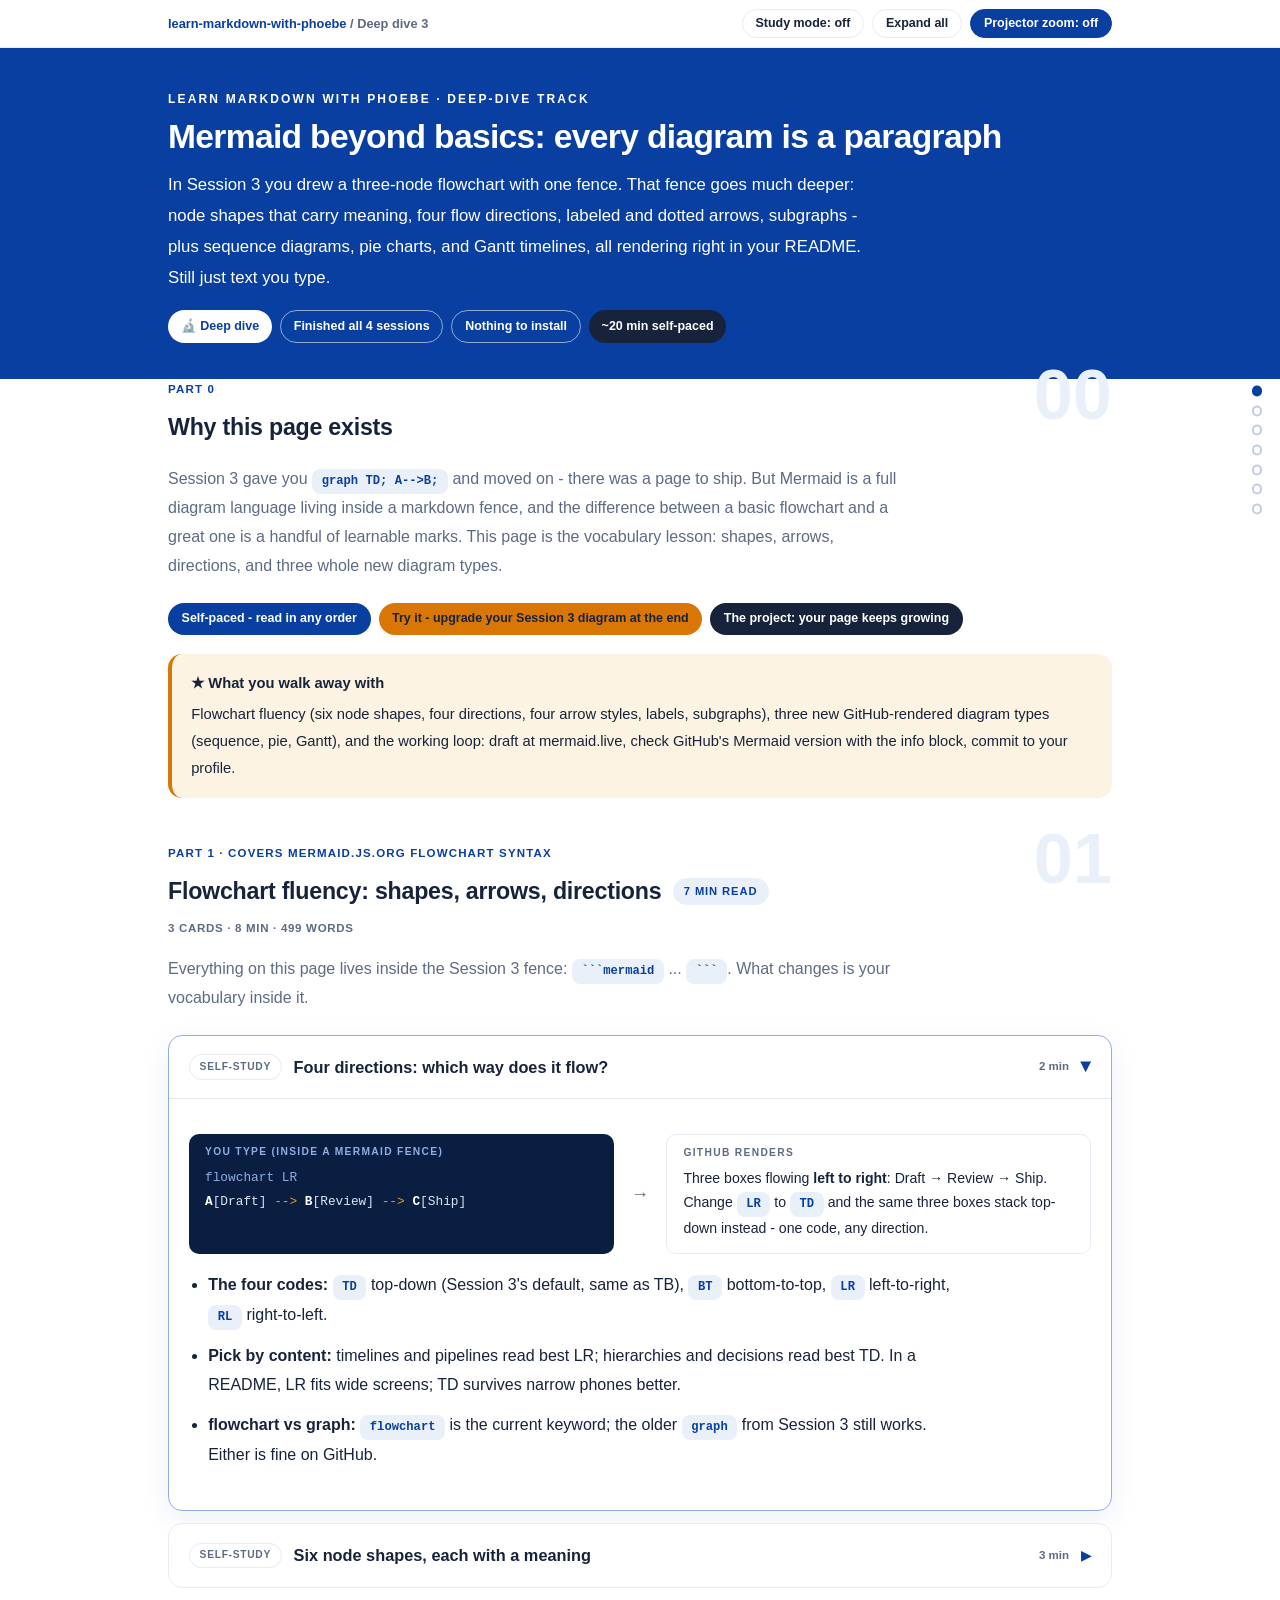
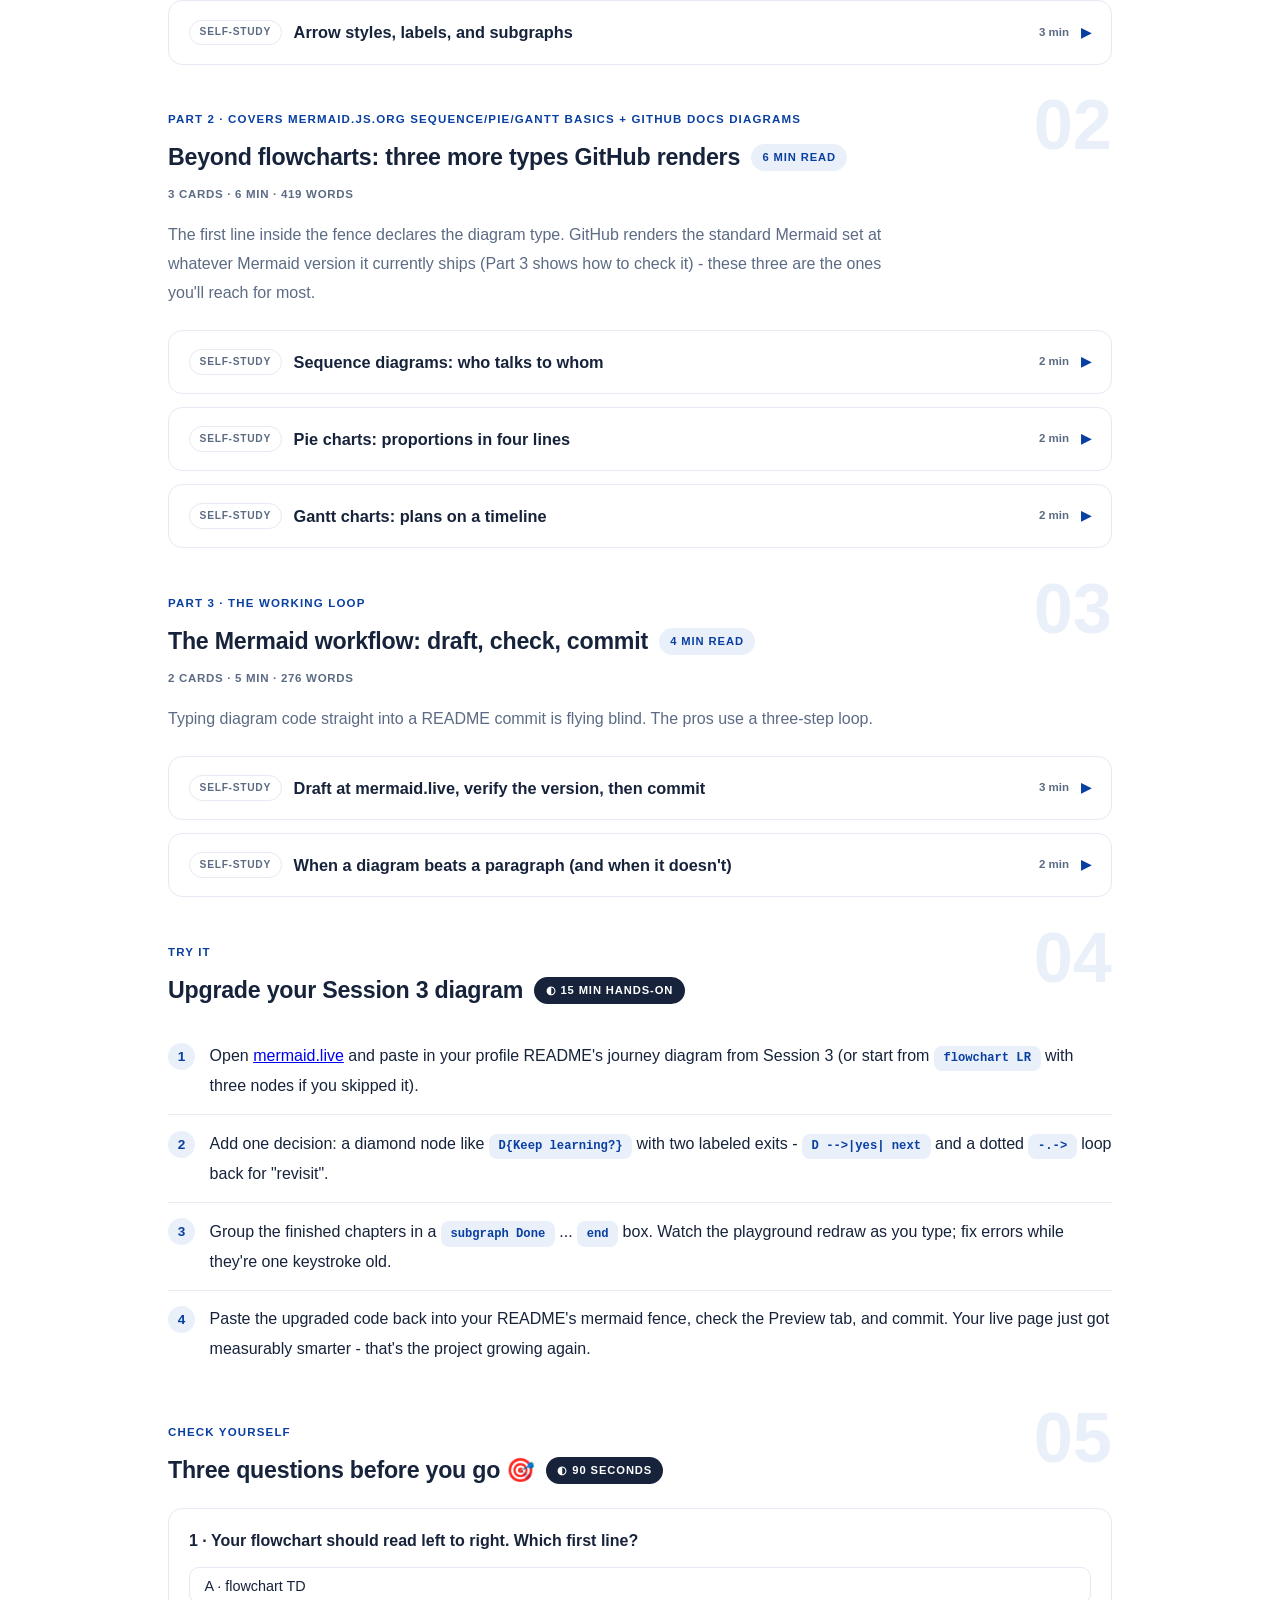
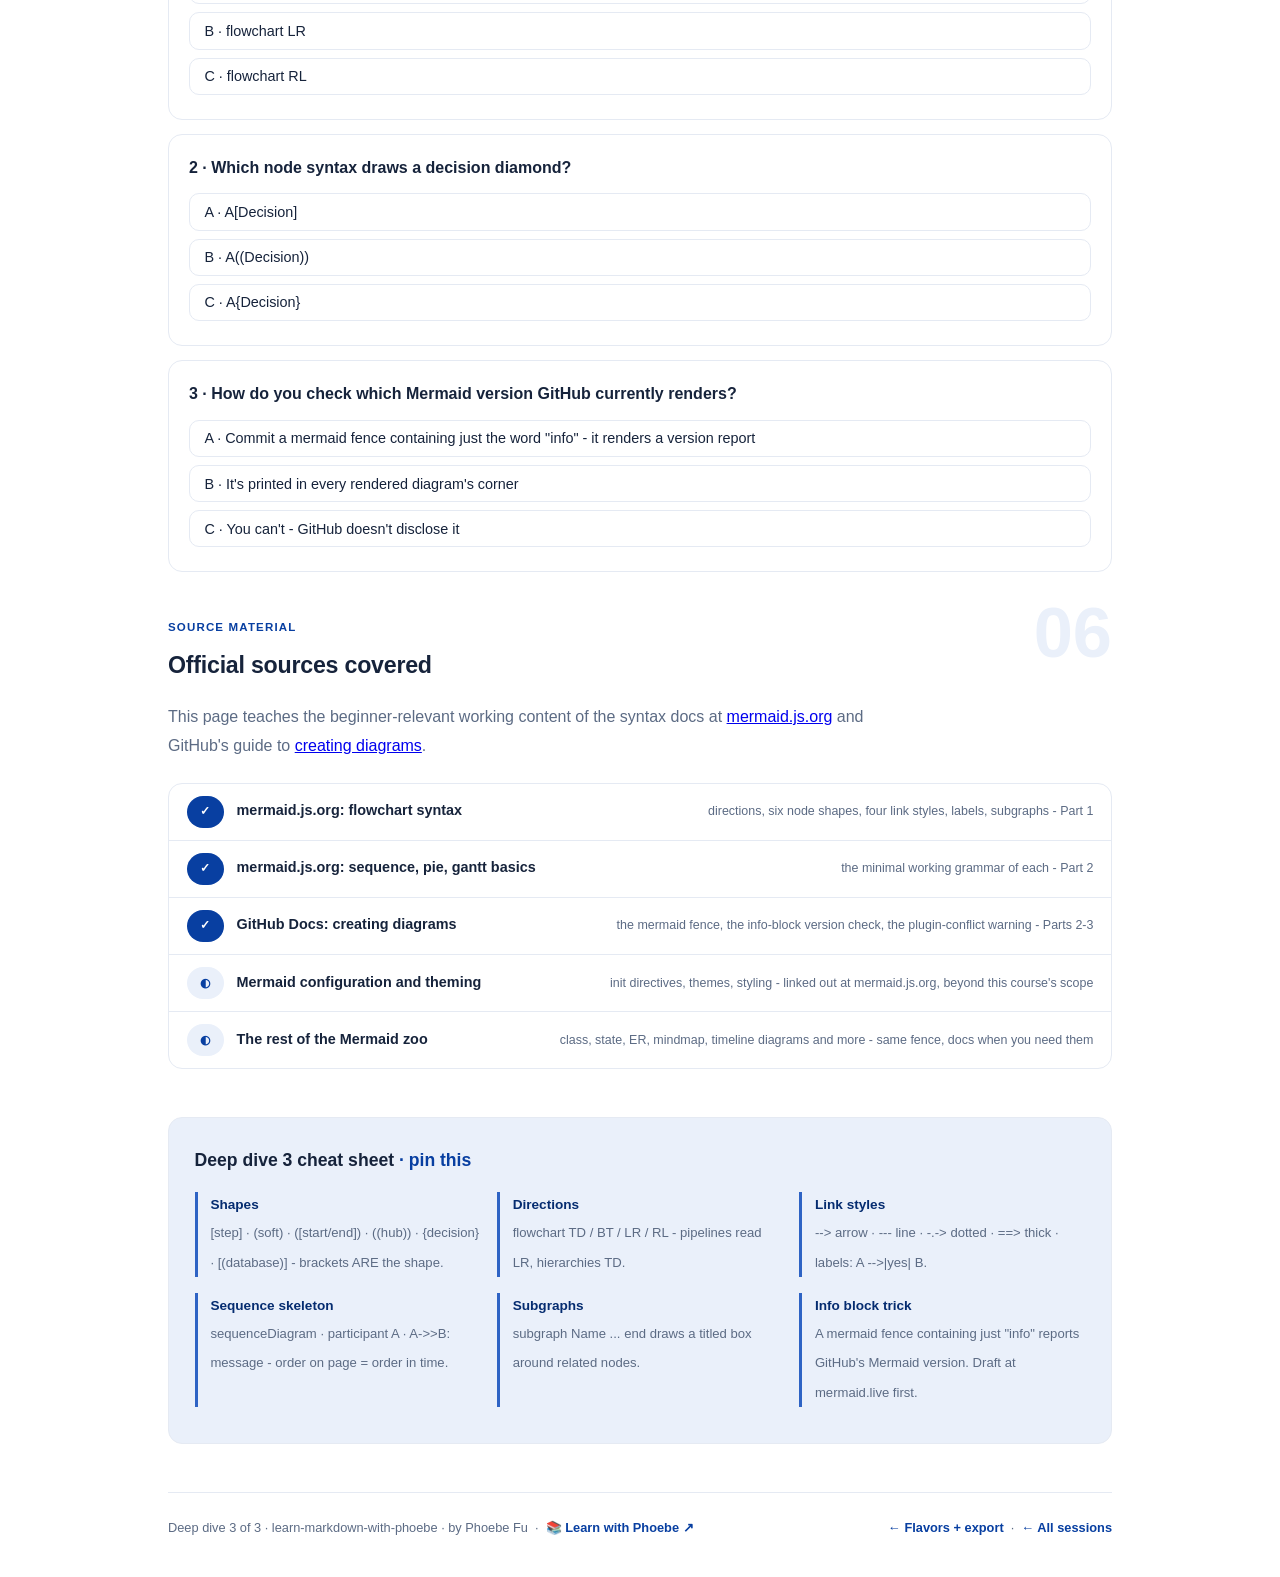
<file: courses/43-mermaid-deeper.html>
<!DOCTYPE html>
<html lang="en">
<head>
<meta charset="UTF-8">
<meta name="viewport" content="width=device-width, initial-scale=1.0">
<!-- social:start -->
<meta name="description" content="Session 3 gave you graph TD; A--&gt;B; and moved on - there was a page to ship. But Mermaid is a full diagram language living inside a markdown fence, and the difference between a basic...">
<meta property="og:type" content="article">
<meta property="og:site_name" content="Learn with Phoebe">
<meta property="og:title" content="Mermaid beyond basics: every diagram is a paragraph - learn markdown with phoebe">
<meta property="og:description" content="Session 3 gave you graph TD; A--&gt;B; and moved on - there was a page to ship. But Mermaid is a full diagram language living inside a markdown fence, and the difference between a basic...">
<meta property="og:url" content="https://phoebefu6.github.io/learn-markdown-with-phoebe/courses/43-mermaid-deeper.html">
<meta property="og:image" content="https://phoebefu6.github.io/learn-markdown-with-phoebe/assets/og-cover.png">
<meta property="og:image:width" content="1200">
<meta property="og:image:height" content="630">
<meta name="twitter:card" content="summary_large_image">
<meta name="twitter:title" content="Mermaid beyond basics: every diagram is a paragraph - learn markdown with phoebe">
<meta name="twitter:description" content="Session 3 gave you graph TD; A--&gt;B; and moved on - there was a page to ship. But Mermaid is a full diagram language living inside a markdown fence, and the difference between a basic...">
<meta name="twitter:image" content="https://phoebefu6.github.io/learn-markdown-with-phoebe/assets/og-cover.png">
<!-- social:end -->
<title>Deep dive · Mermaid beyond basics - learn markdown with phoebe</title>
<link rel="stylesheet" href="../assets/style.css?v=38">
</head>
<body>

<div class="toolbar">
  <div class="wrap">
    <span class="crumb"><a href="../index.html">learn-markdown-with-phoebe</a> / Deep dive 3</span>
    <button class="btn" id="toggle-all" type="button">Expand all</button>
    <button class="btn primary" id="zoom-toggle" type="button">Projector zoom: off</button>
  </div>
</div>

<header class="masthead">
  <div class="wrap">
    <div class="eyebrow">Learn Markdown with Phoebe · Deep-dive track</div>
    <h1>Mermaid beyond basics: <span class="accent">every diagram is a paragraph</span></h1>
    <p class="sub">In Session 3 you drew a three-node flowchart with one fence. That fence goes much deeper: node shapes that carry meaning, four flow directions, labeled and dotted arrows, subgraphs - plus sequence diagrams, pie charts, and Gantt timelines, all rendering right in your README. Still just text you type.</p>
    <div class="chip-row">
      <span class="chip level">🔬 Deep dive</span>
      <span class="chip audience">Finished all 4 sessions</span>
      <span class="chip audience">Nothing to install</span>
      <span class="chip time">~20 min self-paced</span>
    </div>
  </div>
</header>

<main class="wrap">

  <!-- ============ INTRO ============ -->
  <section class="section" id="intro">
    <div class="section-kicker">
      <span class="klabel">Part 0</span>
      <h2>Why this page exists</h2>
    </div>
    <p class="lede">Session 3 gave you <span class="syn-chip">graph TD; A--&gt;B;</span> and moved on - there was a page to ship. But Mermaid is a full diagram language living inside a markdown fence, and the difference between a basic flowchart and a great one is a handful of learnable marks. This page is the vocabulary lesson: shapes, arrows, directions, and three whole new diagram types.</p>
    <div class="legend">
      <span class="pill solid">Self-paced - read in any order</span>
      <span class="pill amber">Try it - upgrade your Session 3 diagram at the end</span>
      <span class="pill inkpill">The project: your page keeps growing</span>
    </div>
    <div class="callout win">
      <strong>★ What you walk away with</strong>
      Flowchart fluency (six node shapes, four directions, four arrow styles, labels, subgraphs), three new GitHub-rendered diagram types (sequence, pie, Gantt), and the working loop: draft at mermaid.live, check GitHub's Mermaid version with the info block, commit to your profile.
    </div>
  </section>

  <!-- ============ PART 1: FLOWCHART FLUENCY ============ -->
  <section class="section" id="flowchart-fluency">
    <div class="section-kicker">
      <span class="klabel">Part 1 · covers mermaid.js.org flowchart syntax</span>
      <h2>Flowchart fluency: shapes, arrows, directions <span class="tag concept">7 min read</span></h2>
    </div>
    <p class="lede">Everything on this page lives inside the Session 3 fence: <span class="syn-chip">```mermaid</span> ... <span class="syn-chip">```</span>. What changes is your vocabulary inside it.</p>

    <details class="card" open>
      <summary><span class="mode self">Self-study</span>Four directions: which way does it flow?<span class="mini">2 min</span><span class="caret">▶</span></summary>
      <div class="body">
        <div class="rawpair">
          <div class="rp-raw"><span class="rp-label">You type (inside a mermaid fence)</span><span class="mk">flowchart LR</span>
<span class="mkw">A</span>[Draft] <span class="mkb">--&gt;</span> <span class="mkw">B</span>[Review] <span class="mkb">--&gt;</span> <span class="mkw">C</span>[Ship]</div>
          <span class="rp-arrow">→</span>
          <div class="rp-out"><span class="rp-label">GitHub renders</span>
            <p>Three boxes flowing <strong>left to right</strong>: Draft → Review → Ship. Change <span class="syn-chip">LR</span> to <span class="syn-chip">TD</span> and the same three boxes stack top-down instead - one code, any direction.</p>
          </div>
        </div>
        <ul>
          <li><strong>The four codes:</strong> <span class="syn-chip">TD</span> top-down (Session 3's default, same as TB), <span class="syn-chip">BT</span> bottom-to-top, <span class="syn-chip">LR</span> left-to-right, <span class="syn-chip">RL</span> right-to-left.</li>
          <li><strong>Pick by content:</strong> timelines and pipelines read best LR; hierarchies and decisions read best TD. In a README, LR fits wide screens; TD survives narrow phones better.</li>
          <li><strong>flowchart vs graph:</strong> <span class="syn-chip">flowchart</span> is the current keyword; the older <span class="syn-chip">graph</span> from Session 3 still works. Either is fine on GitHub.</li>
        </ul>
      </div>
    </details>

    <details class="card">
      <summary><span class="mode self">Self-study</span>Six node shapes, each with a meaning<span class="mini">3 min</span><span class="caret">▶</span></summary>
      <div class="body">
        <div class="rawpair">
          <div class="rp-raw"><span class="rp-label">You type (inside a mermaid fence)</span><span class="mk">flowchart TD</span>
<span class="mkw">A</span><span class="mkb">[</span>Step<span class="mkb">]</span>
<span class="mkw">B</span><span class="mkb">(</span>Soft step<span class="mkb">)</span>
<span class="mkw">C</span><span class="mkb">([</span>Start or end<span class="mkb">])</span>
<span class="mkw">D</span><span class="mkb">((</span>Hub<span class="mkb">))</span>
<span class="mkw">E</span><span class="mkb">{</span>Decision?<span class="mkb">}</span>
<span class="mkw">F</span><span class="mkb">[(</span>Database<span class="mkb">)]</span></div>
          <span class="rp-arrow">→</span>
          <div class="rp-out"><span class="rp-label">GitHub renders</span>
            <p>Six differently-shaped nodes: a <strong>rectangle</strong>, a <strong>rounded rectangle</strong>, a <strong>stadium</strong> (pill), a <strong>circle</strong>, a <strong>diamond</strong>, and a <strong>cylinder</strong>. The brackets around the label ARE the shape.</p>
<figure class="zoomable">
  <svg viewBox="0 0 880 250" xmlns="http://www.w3.org/2000/svg" role="img" aria-label="Six mermaid node declarations next to the six shapes they draw: a rectangle for a process step, a rounded rectangle for a gentle step, a stadium pill for start or end, a circle for a connector hub, a diamond for a decision, and a cylinder for a data store.">
    <style>
      .md1T { font: 700 13px Inter, sans-serif; fill: #16233B; }
      .md1H { font: 700 11px Inter, sans-serif; fill: #5C6B84; letter-spacing: .05em; }
      .md1C { font: 400 11px Consolas, monospace; fill: #D9E4F7; }
      .md1L { font: 700 11px Inter, sans-serif; fill: #052C70; }
      .md1S { font: 400 10px Inter, sans-serif; fill: #5C6B84; }
    </style>
    <rect x="0" y="0" width="880" height="250" fill="#FFFFFF"/>
    <text class="md1T" x="40" y="26">Six node shapes, six meanings - the brackets ARE the shape</text>
    <text class="md1H" x="40" y="42">YOU TYPE</text>
    <text class="md1H" x="460" y="42">GITHUB RENDERS</text>

    <rect x="40" y="46" width="390" height="130" rx="8" fill="#071B3D"/>
    <text class="md1C" x="52" y="64">flowchart TD</text>
    <text class="md1C" x="52" y="80">A[Step]</text>
    <text class="md1C" x="52" y="94">B(Soft step)</text>
    <text class="md1C" x="52" y="108">C([Start or end])</text>
    <text class="md1C" x="52" y="122">D((Hub))</text>
    <text class="md1C" x="52" y="136">E{Decision?}</text>
    <text class="md1C" x="52" y="150">F[(Database)]</text>

    <rect x="465" y="54" width="80" height="34" fill="#EAF0FA" stroke="#083FA1"/>
    <text class="md1L" x="505" y="76" text-anchor="middle">Step</text>
    <text class="md1S" x="505" y="100" text-anchor="middle">process step</text>

    <rect x="610" y="54" width="80" height="34" rx="8" fill="#EAF0FA" stroke="#083FA1"/>
    <text class="md1L" x="650" y="76" text-anchor="middle">Soft step</text>
    <text class="md1S" x="650" y="100" text-anchor="middle">gentle step</text>

    <rect x="750" y="54" width="90" height="34" rx="17" fill="#EAF0FA" stroke="#083FA1"/>
    <text class="md1L" x="795" y="76" text-anchor="middle">Start/end</text>
    <text class="md1S" x="795" y="100" text-anchor="middle">start or end</text>

    <circle cx="505" cy="150" r="22" fill="#EAF0FA" stroke="#083FA1"/>
    <text class="md1L" x="505" y="154" text-anchor="middle">Hub</text>
    <text class="md1S" x="505" y="190" text-anchor="middle">connector, hub</text>

    <polygon points="650,128 686,150 650,172 614,150" fill="#EAF0FA" stroke="#083FA1"/>
    <text class="md1L" x="650" y="154" text-anchor="middle">?</text>
    <text class="md1S" x="650" y="190" text-anchor="middle">decision</text>

    <rect x="760" y="138" width="70" height="26" fill="#EAF0FA" stroke="#083FA1"/>
    <ellipse cx="795" cy="138" rx="35" ry="8" fill="#EAF0FA" stroke="#083FA1"/>
    <ellipse cx="795" cy="164" rx="35" ry="8" fill="#EAF0FA" stroke="#083FA1"/>
    <text class="md1L" x="795" y="155" text-anchor="middle">DB</text>
    <text class="md1S" x="795" y="190" text-anchor="middle">data store</text>

    <text class="md1S" x="40" y="230" style="font-size:12px;fill:#5C6B84">The bracket style around a node's label is the whole vocabulary - six brackets, six shapes.</text>
  </svg>
  <figcaption>🔍 Click to zoom - the code looks like the shape it draws, that's the whole memory hook</figcaption>
</figure>

          </div>
        </div>
        <ul>
          <li><strong>The convention readers already know:</strong> rectangle <span class="syn-chip">[x]</span> = process step, stadium <span class="syn-chip">([x])</span> = start/end, diamond <span class="syn-chip">{x}</span> = decision with yes/no exits, cylinder <span class="syn-chip">[(x)]</span> = data store, circle <span class="syn-chip">((x))</span> = connector or hub, rounded <span class="syn-chip">(x)</span> = a gentler step.</li>
          <li><strong>Memory hook:</strong> the code looks like the shape - curly braces pinch like a diamond, double parens are round, <span class="syn-chip">[( )]</span> is a box with a curved lid.</li>
          <li><strong>Use meaningfully, not decoratively:</strong> one diagram, one shape language. A diamond that isn't a decision just confuses people.</li>
        </ul>
      </div>
    </details>

    <details class="card">
      <summary><span class="mode self">Self-study</span>Arrow styles, labels, and subgraphs<span class="mini">3 min</span><span class="caret">▶</span></summary>
      <div class="body">
        <div class="rawpair">
          <div class="rp-raw"><span class="rp-label">You type (inside a mermaid fence)</span><span class="mk">flowchart LR</span>
<span class="mk">subgraph </span><span class="mkw">Writing</span>
A[Draft] <span class="mkb">--&gt;</span><span class="mk">|edit|</span> B[Final]
<span class="mk">end</span>
B <span class="mkb">==&gt;</span> C{Publish?}
C <span class="mkb">-.-&gt;</span><span class="mk">|not yet|</span> A
C <span class="mkb">---</span> D[(Archive)]</div>
          <span class="rp-arrow">→</span>
          <div class="rp-out"><span class="rp-label">GitHub renders</span>
            <p>Draft and Final sit together inside a labeled box called <strong>Writing</strong>. A <strong>thick</strong> arrow leads to the Publish? diamond, a <strong>dotted</strong> "not yet" arrow loops back to Draft, and a plain <strong>line</strong> (no arrowhead) ties the diamond to the Archive cylinder. The <span class="syn-chip">|labels|</span> ride on their arrows.</p>
          </div>
        </div>
        <ul>
          <li><strong>Four link styles:</strong> <span class="syn-chip">--&gt;</span> normal arrow, <span class="syn-chip">---</span> plain line, <span class="syn-chip">-.-&gt;</span> dotted (the "maybe/sometimes" arrow), <span class="syn-chip">==&gt;</span> thick (the happy path).</li>
          <li><strong>Labels:</strong> <span class="syn-chip">A --&gt;|yes| B</span> - pipes right after the arrow. Decision diamonds practically demand labeled exits.</li>
          <li><strong>Subgraphs:</strong> <span class="syn-chip">subgraph Name</span> ... <span class="syn-chip">end</span> draws a titled box around related nodes - phases, teams, systems. Nesting works; one level is usually plenty.</li>
        </ul>
      </div>
    </details>
  </section>

  <!-- ============ PART 2: BEYOND FLOWCHARTS ============ -->
  <section class="section" id="beyond-flowcharts">
    <div class="section-kicker">
      <span class="klabel">Part 2 · covers mermaid.js.org sequence/pie/gantt basics + GitHub Docs diagrams</span>
      <h2>Beyond flowcharts: three more types GitHub renders <span class="tag concept">6 min read</span></h2>
    </div>
    <p class="lede">The first line inside the fence declares the diagram type. GitHub renders the standard Mermaid set at whatever Mermaid version it currently ships (Part 3 shows how to check it) - these three are the ones you'll reach for most.</p>

    <details class="card">
      <summary><span class="mode self">Self-study</span>Sequence diagrams: who talks to whom<span class="mini">2 min</span><span class="caret">▶</span></summary>
      <div class="body">
        <div class="rawpair">
          <div class="rp-raw"><span class="rp-label">You type (inside a mermaid fence)</span><span class="mk">sequenceDiagram</span>
<span class="mk">participant </span><span class="mkw">You</span>
<span class="mk">participant </span><span class="mkw">GitHub</span>
You<span class="mkb">-&gt;&gt;</span>GitHub: push README.md
GitHub<span class="mkb">-&gt;&gt;</span>You: renders your page</div>
          <span class="rp-arrow">→</span>
          <div class="rp-out"><span class="rp-label">GitHub renders</span>
            <p>Two vertical lifelines labeled <strong>You</strong> and <strong>GitHub</strong>, with horizontal message arrows between them, in order, top to bottom: "push README.md" going right, "renders your page" coming back.</p>
<figure class="zoomable">
  <svg viewBox="0 0 880 214" xmlns="http://www.w3.org/2000/svg" role="img" aria-label="A sequenceDiagram with two participants, You and GitHub, next to the rendered result: two vertical lifelines with a message arrow going right labeled push README.md, followed by a message arrow going left labeled renders your page, read top to bottom in time order.">
    <defs>
      <marker id="arrMd2" markerWidth="8" markerHeight="8" refX="6" refY="3" orient="auto">
        <path d="M0,0 L6,3 L0,6 z" fill="#16233B"/>
      </marker>
    </defs>
    <style>
      .md2T { font: 700 13px Inter, sans-serif; fill: #16233B; }
      .md2H { font: 700 11px Inter, sans-serif; fill: #5C6B84; letter-spacing: .05em; }
      .md2C { font: 400 11px Consolas, monospace; fill: #D9E4F7; }
      .md2P { font: 700 11.5px Inter, sans-serif; fill: #052C70; }
      .md2M { font: 400 10.5px Inter, sans-serif; fill: #5C6B84; }
      .md2N { font: 400 12px Inter, sans-serif; fill: #5C6B84; }
    </style>
    <rect x="0" y="0" width="880" height="214" fill="#FFFFFF"/>
    <text class="md2T" x="40" y="26">Two lifelines, arrows in order top to bottom</text>
    <text class="md2H" x="40" y="42">YOU TYPE</text>
    <text class="md2H" x="460" y="42">GITHUB RENDERS</text>

    <rect x="40" y="46" width="390" height="90" rx="8" fill="#071B3D"/>
    <text class="md2C" x="52" y="64">sequenceDiagram</text>
    <text class="md2C" x="52" y="78">participant You</text>
    <text class="md2C" x="52" y="92">participant GitHub</text>
    <text class="md2C" x="52" y="106">You-&gt;&gt;GitHub: push README.md</text>
    <text class="md2C" x="52" y="120">GitHub-&gt;&gt;You: renders your page</text>

    <rect x="530" y="50" width="60" height="20" rx="4" fill="#EAF0FA" stroke="#083FA1"/>
    <text class="md2P" x="560" y="64" text-anchor="middle">You</text>
    <rect x="705" y="50" width="70" height="20" rx="4" fill="#EAF0FA" stroke="#083FA1"/>
    <text class="md2P" x="740" y="64" text-anchor="middle">GitHub</text>
    <line x1="560" y1="74" x2="560" y2="160" stroke="#C3CDE0" stroke-dasharray="3 3"/>
    <line x1="740" y1="74" x2="740" y2="160" stroke="#C3CDE0" stroke-dasharray="3 3"/>

    <text class="md2M" x="650" y="92" text-anchor="middle">push README.md</text>
    <line x1="560" y1="98" x2="736" y2="98" stroke="#16233B" stroke-width="1.5" marker-end="url(#arrMd2)"/>
    <text class="md2M" x="650" y="126" text-anchor="middle">renders your page</text>
    <line x1="740" y1="132" x2="564" y2="132" stroke="#16233B" stroke-width="1.5" marker-end="url(#arrMd2)"/>

    <text class="md2N" x="40" y="188">Order on the page is order in time - top to bottom, exactly as it happened.</text>
  </svg>
  <figcaption>🔍 Click to zoom - a sequence diagram shows the conversation, a flowchart shows the logic</figcaption>
</figure>

          </div>
        </div>
        <ul>
          <li><strong>The grammar:</strong> <span class="syn-chip">participant Name</span> declares each actor; <span class="syn-chip">A-&gt;&gt;B: message</span> draws one arrow with its text. Order on the page = order in time.</li>
          <li><strong>When it beats a flowchart:</strong> anything that's a conversation - API calls, approval chains, "then the form emails the manager". Flowcharts show logic; sequences show dialogue over time.</li>
        </ul>
      </div>
    </details>

    <details class="card">
      <summary><span class="mode self">Self-study</span>Pie charts: proportions in four lines<span class="mini">2 min</span><span class="caret">▶</span></summary>
      <div class="body">
        <div class="rawpair">
          <div class="rp-raw"><span class="rp-label">You type (inside a mermaid fence)</span><span class="mk">pie title </span><span class="mkw">My week</span>
<span class="mkw">"Building"</span> : <span class="mkb">45</span>
<span class="mkw">"Meetings"</span> : <span class="mkb">30</span>
<span class="mkw">"Learning"</span> : <span class="mkb">25</span></div>
          <span class="rp-arrow">→</span>
          <div class="rp-out"><span class="rp-label">GitHub renders</span>
            <p>A titled pie chart with three colored slices and a legend - Building the biggest slice, then Meetings, then Learning. Mermaid computes the percentages for you.</p>
          </div>
        </div>
        <ul>
          <li><strong>The grammar:</strong> <span class="syn-chip">pie title Text</span>, then one <span class="syn-chip">"label" : value</span> per line. Values are any numbers; slices are proportional.</li>
          <li><strong>README-worthy uses:</strong> a skills mix, how a project's time went, language breakdown - light data, zero chart tooling.</li>
        </ul>
      </div>
    </details>

    <details class="card">
      <summary><span class="mode self">Self-study</span>Gantt charts: plans on a timeline<span class="mini">2 min</span><span class="caret">▶</span></summary>
      <div class="body">
        <div class="rawpair">
          <div class="rp-raw"><span class="rp-label">You type (inside a mermaid fence)</span><span class="mk">gantt</span>
<span class="mk">title </span><span class="mkw">Page relaunch</span>
<span class="mk">dateFormat </span><span class="mkw">YYYY-MM-DD</span>
<span class="mk">section </span><span class="mkw">Content</span>
Draft :<span class="mkb">a1</span>, 2026-07-13, 3d
Review :<span class="mkb">after a1</span>, 2d</div>
          <span class="rp-arrow">→</span>
          <div class="rp-out"><span class="rp-label">GitHub renders</span>
            <p>A timeline chart titled <strong>Page relaunch</strong> with a Content section: a three-day Draft bar starting July 13, and a two-day Review bar that begins right where Draft ends - <span class="syn-chip">after a1</span> chains them automatically.</p>
          </div>
        </div>
        <ul>
          <li><strong>The grammar:</strong> <span class="syn-chip">gantt</span> + <span class="syn-chip">title</span> + <span class="syn-chip">dateFormat</span>, then <span class="syn-chip">section</span> headers with one task per line: name, an id, a start (a date or <span class="syn-chip">after otherId</span>), a duration like <span class="syn-chip">3d</span>.</li>
          <li><strong>Perfect for:</strong> a project README's plan section - the plan lives next to the code and updates with a text edit, not a screenshot re-export.</li>
        </ul>
      </div>
    </details>
  </section>

  <!-- ============ PART 3: WORKFLOW ============ -->
  <section class="section" id="workflow">
    <div class="section-kicker">
      <span class="klabel">Part 3 · the working loop</span>
      <h2>The Mermaid workflow: draft, check, commit <span class="tag concept">4 min read</span></h2>
    </div>
    <p class="lede">Typing diagram code straight into a README commit is flying blind. The pros use a three-step loop.</p>

    <details class="card">
      <summary><span class="mode self">Self-study</span>Draft at mermaid.live, verify the version, then commit<span class="mini">3 min</span><span class="caret">▶</span></summary>
      <div class="body">
        <ul>
          <li><strong>1 · Draft in the playground:</strong> <a href="https://mermaid.live">mermaid.live</a> is the official live editor - code on the left, diagram on the right, errors flagged as you type. Iterate there, paste the finished code into your fence. It's StackEdit for diagrams.</li>
          <li><strong>2 · Check GitHub's version:</strong> a fence containing just the word <span class="syn-chip">info</span> with the <span class="syn-chip">mermaid</span> language tag renders a block reporting the Mermaid version GitHub currently runs. If a shiny new feature from the docs won't render, compare versions before debugging your syntax - the playground may be newer than GitHub.</li>
          <li><strong>3 · Commit and preview:</strong> paste into your README inside <span class="syn-chip">```mermaid</span> ... <span class="syn-chip">```</span>, use GitHub's Preview tab before committing - the Session 4 muscle memory.</li>
        </ul>
        <div class="callout tip">
          <strong>Third-party plugin warning</strong>
          GitHub's docs note that browser extensions and plugins that also render Mermaid can conflict with GitHub's built-in rendering - if a colleague sees a double diagram or a broken one you can't reproduce, ask what extensions they run before touching your code.
        </div>
      </div>
    </details>

    <details class="card">
      <summary><span class="mode self">Self-study</span>When a diagram beats a paragraph (and when it doesn't)<span class="mini">2 min</span><span class="caret">▶</span></summary>
      <div class="body">
        <ul>
          <li><strong>Diagram wins:</strong> branching logic ("if approved, then..."), anything with more than three arrows of flow, conversations between systems, timelines. If your paragraph keeps saying "then" and "otherwise", it wants to be a flowchart.</li>
          <li><strong>Paragraph wins:</strong> linear explanations, nuance, anything needing more than a label's worth of words per step. A five-node diagram whose nodes hold full sentences is a paragraph in boxes - worse than either.</li>
          <li><strong>The README test:</strong> one good diagram near the top of a project README ("how the pieces fit") earns its place forever. A diagram per section is decoration. Deep config and theming exist in Mermaid for when you truly need them - mermaid.js.org covers that layer; it's linked, not taught, here.</li>
        </ul>
      </div>
    </details>
  </section>

  <!-- ============ TRY IT ============ -->
  <section class="section" id="try-it">
    <div class="section-kicker">
      <span class="klabel">Try it</span>
      <h2>Upgrade your Session 3 diagram <span class="tag exercise">◐ 15 min hands-on</span></h2>
    </div>
    <div class="steps">
      <div class="step"><p>Open <a href="https://mermaid.live">mermaid.live</a> and paste in your profile README's journey diagram from Session 3 (or start from <span class="syn-chip">flowchart LR</span> with three nodes if you skipped it).</p></div>
      <div class="step"><p>Add one decision: a diamond node like <span class="syn-chip">D{Keep learning?}</span> with two labeled exits - <span class="syn-chip">D --&gt;|yes| next</span> and a dotted <span class="syn-chip">-.-&gt;</span> loop back for "revisit".</p></div>
      <div class="step"><p>Group the finished chapters in a <span class="syn-chip">subgraph Done</span> ... <span class="syn-chip">end</span> box. Watch the playground redraw as you type; fix errors while they're one keystroke old.</p></div>
      <div class="step"><p>Paste the upgraded code back into your README's mermaid fence, check the Preview tab, and commit. Your live page just got measurably smarter - that's the project growing again.</p></div>
    </div>
  </section>

  <!-- ============ QUIZ ============ -->
  <section class="section" id="quiz">
    <div class="section-kicker">
      <span class="klabel">Check yourself</span>
      <h2>Three questions before you go 🎯 <span class="tag exercise">◐ 90 seconds</span></h2>
    </div>
    <div class="quiz-q" data-answer="1">
      <p class="qtext">1 · Your flowchart should read left to right. Which first line?</p>
      <button class="qopt" type="button">A · flowchart TD</button>
      <button class="qopt" type="button">B · flowchart LR</button>
      <button class="qopt" type="button">C · flowchart RL</button>
      <p class="qwhy">LR = left to right. TD stacks top-down, BT climbs bottom-to-top, RL flows right-to-left - four codes, one habit.</p>
    </div>
    <div class="quiz-q" data-answer="2">
      <p class="qtext">2 · Which node syntax draws a decision diamond?</p>
      <button class="qopt" type="button">A · A[Decision]</button>
      <button class="qopt" type="button">B · A((Decision))</button>
      <button class="qopt" type="button">C · A{Decision}</button>
      <p class="qwhy">Curly braces pinch like a diamond. Square brackets = rectangle step, double parens = circle, ([x]) = start/end stadium, [(x)] = database cylinder.</p>
    </div>
    <div class="quiz-q" data-answer="0">
      <p class="qtext">3 · How do you check which Mermaid version GitHub currently renders?</p>
      <button class="qopt" type="button">A · Commit a mermaid fence containing just the word "info" - it renders a version report</button>
      <button class="qopt" type="button">B · It's printed in every rendered diagram's corner</button>
      <button class="qopt" type="button">C · You can't - GitHub doesn't disclose it</button>
      <p class="qwhy">The info block is the built-in version check - compare it against mermaid.live before assuming a new feature will render in your README.</p>
    </div>
    <p class="quiz-score"></p>
  </section>

  <!-- ============ SOURCES ============ -->
  <section class="section" id="official">
    <div class="section-kicker">
      <span class="klabel">Source material</span>
      <h2>Official sources covered</h2>
    </div>
    <p class="lede">This page teaches the beginner-relevant working content of the syntax docs at <a href="https://mermaid.js.org/">mermaid.js.org</a> and GitHub's guide to <a href="https://docs.github.com/en/get-started/writing-on-github/working-with-advanced-formatting/creating-diagrams">creating diagrams</a>.</p>
    <div class="covered">
      <div class="covered-row"><span class="status pill solid">✓</span><span class="name">mermaid.js.org: flowchart syntax</span><span class="note">directions, six node shapes, four link styles, labels, subgraphs - Part 1</span></div>
      <div class="covered-row"><span class="status pill solid">✓</span><span class="name">mermaid.js.org: sequence, pie, gantt basics</span><span class="note">the minimal working grammar of each - Part 2</span></div>
      <div class="covered-row"><span class="status pill solid">✓</span><span class="name">GitHub Docs: creating diagrams</span><span class="note">the mermaid fence, the info-block version check, the plugin-conflict warning - Parts 2-3</span></div>
      <div class="covered-row"><span class="status pill light">◐</span><span class="name">Mermaid configuration and theming</span><span class="note">init directives, themes, styling - linked out at mermaid.js.org, beyond this course's scope</span></div>
      <div class="covered-row"><span class="status pill light">◐</span><span class="name">The rest of the Mermaid zoo</span><span class="note">class, state, ER, mindmap, timeline diagrams and more - same fence, docs when you need them</span></div>
    </div>
  </section>

  <!-- ============ CHEAT SHEET ============ -->
  <section class="cheat" id="cheatsheet">
    <h3>Deep dive 3 cheat sheet <span>· pin this</span></h3>
    <div class="grid-2">
      <div class="cheat-item"><b>Shapes</b><span>[step] · (soft) · ([start/end]) · ((hub)) · {decision} · [(database)] - brackets ARE the shape.</span></div>
      <div class="cheat-item"><b>Directions</b><span>flowchart TD / BT / LR / RL - pipelines read LR, hierarchies TD.</span></div>
      <div class="cheat-item"><b>Link styles</b><span>--&gt; arrow · --- line · -.-&gt; dotted · ==&gt; thick · labels: A --&gt;|yes| B.</span></div>
      <div class="cheat-item"><b>Sequence skeleton</b><span>sequenceDiagram · participant A · A-&gt;&gt;B: message - order on page = order in time.</span></div>
      <div class="cheat-item"><b>Subgraphs</b><span>subgraph Name ... end draws a titled box around related nodes.</span></div>
      <div class="cheat-item"><b>Info block trick</b><span>A mermaid fence containing just "info" reports GitHub's Mermaid version. Draft at mermaid.live first.</span></div>
    </div>
  </section>

  <footer class="pagefoot">
    <span>Deep dive 3 of 3 · learn-markdown-with-phoebe · by Phoebe Fu &nbsp;·&nbsp; 📚 <a href="https://phoebefu6.github.io/learn-with-phoebe/">Learn with Phoebe ↗</a></span>
    <span><a href="42-flavors-and-export.html">← Flavors + export</a> &nbsp;·&nbsp; <a href="../index.html">← All sessions</a></span>
  </footer>

</main>

<script src="../assets/app.js?v=37"></script>
</body>
</html>
</file>
<file: assets/style.css>
/* learn-claude-with-phoebe - editorial bold design system
   Accent: indigo #083FA1 · Ink: #16233B · Flagship: amber #D97706 */

:root {
  --indigo: #083FA1;
  --indigo-deep: #052C70;
  --indigo-mid: #2E63C4;
  --indigo-soft: #8FAEE3;
  --indigo-50: #EAF0FA;
  --ink: #16233B;
  --muted: #5C6B84;
  --faint: #C3CDE0;
  --hairline: #E5EAF3;
  --amber: #D97706;
  --amber-ink: #3F2A05;
  --amber-50: #FDF3E3;
  --paper: #FFFFFF;
  --code-bg: #EAF0FA;
  --code-ink: #16233B;
  --radius: 14px;
}

* { margin: 0; padding: 0; box-sizing: border-box; }

html { font-size: 16px; scroll-behavior: smooth; }
html.zoom-125 { font-size: 20px; }
html.zoom-150 { font-size: 24px; }

body {
  font-family: "Inter", -apple-system, BlinkMacSystemFont, "Segoe UI", Roboto, sans-serif;
  background: var(--paper);
  color: var(--ink);
  line-height: 1.85;
  font-feature-settings: "tnum";
}

.wrap { max-width: 62rem; margin: 0 auto; padding: 0 1.5rem; }

/* ---------- header band ---------- */
.masthead {
  background: var(--indigo);
  color: #fff;
  padding: 2.5rem 0 2.25rem;
}
.masthead .eyebrow {
  font-size: .75rem;
  letter-spacing: .18em;
  text-transform: uppercase;
  opacity: 1;
  font-weight: 600;
}
.masthead h1 {
  font-size: 2.1rem;
  line-height: 1.15;
  font-weight: 800;
  margin: .5rem 0 .75rem;
  letter-spacing: -.02em;
}
.masthead h1 .accent { color: inherit; }
.masthead .sub { font-size: 1.05rem; opacity: 1; max-width: 44rem; }

.chip-row { display: flex; flex-wrap: wrap; gap: .5rem; margin-top: 1.1rem; }
.chip {
  display: inline-flex;
  align-items: center;
  gap: .35rem;
  border-radius: 999px;
  padding: .25rem .8rem;
  font-size: .78rem;
  font-weight: 600;
  white-space: nowrap;
}
.chip.level { background: #fff; color: var(--indigo); }
.chip.audience { background: rgba(255,255,255,.08); color: #fff; border: 1px solid rgba(255,255,255,.35); }
.chip.time { background: var(--ink); color: #fff; font-variant-numeric: tabular-nums; }

/* ---------- agenda bar ---------- */
.agenda {
  display: flex;
  border-radius: 999px;
  overflow: hidden;
  margin: 1.4rem 0 0;
  font-size: .72rem;
  font-weight: 600;
  text-align: center;
  color: #fff;
}
.agenda span { padding: .45rem .3rem; white-space: nowrap; overflow: hidden; text-overflow: ellipsis; }
.agenda .a1 { background: var(--indigo-deep); }
.agenda .a2 { background: var(--indigo-mid); }
.agenda .a3 { background: var(--amber); color: var(--ink); }
.agenda .a4 { background: var(--indigo-soft); color: var(--ink); }

/* ---------- toolbar ---------- */
.toolbar {
  position: sticky;
  top: 0;
  z-index: 40;
  background: rgba(255,255,255,.94);
  backdrop-filter: blur(6px);
  border-bottom: 1px solid var(--hairline);
  padding: .55rem 0;
}
.toolbar .wrap { display: flex; align-items: center; gap: .5rem; flex-wrap: nowrap; }
.toolbar .crumb { font-size: .8rem; color: var(--muted); font-weight: 600; margin-right: auto; min-width: 0; white-space: nowrap; overflow: hidden; text-overflow: ellipsis; }
.toolbar .btn { white-space: nowrap; flex: none; padding: .38rem .8rem; font-size: .78rem; line-height: 1.2; }
.toolbar .crumb a { color: var(--indigo); text-decoration: none; }
.btn {
  border: 1px solid var(--hairline);
  background: #fff;
  color: var(--ink);
  border-radius: 999px;
  padding: .35rem .9rem;
  font-size: .78rem;
  font-weight: 600;
  cursor: pointer;
  font-family: inherit;
  transition: all .15s ease;
}
.btn:hover { border-color: var(--indigo); color: var(--indigo); }
.btn.primary { background: var(--indigo); border-color: var(--indigo); color: #fff; }
.btn.primary:hover { background: var(--indigo-deep); }

/* ---------- sections ---------- */
main { padding: 2.5rem 0 4rem; }

.section { margin-bottom: 2.8rem; }
.section-kicker { margin-bottom: 1rem; }
.section-kicker .klabel {
  display: block;
  font-size: .72rem;
  text-transform: uppercase;
  letter-spacing: .1em;
  color: var(--indigo);
  font-weight: 700;
  margin-bottom: .35rem;
}
.section-kicker h2 {
  font-size: 1.45rem;
  font-weight: 800;
  letter-spacing: -.01em;
  display: flex;
  align-items: center;
  gap: .7rem;
  flex-wrap: wrap;
}
.section-kicker .tag {
  border-radius: 999px;
  padding: .18rem .7rem;
  font-size: .7rem;
  font-weight: 700;
  text-transform: uppercase;
  letter-spacing: .08em;
}
.tag.concept { background: var(--indigo-50); color: var(--indigo); }
.tag.demo { background: var(--amber-50); color: var(--amber-ink); }
.tag.exercise { background: var(--ink); color: #fff; }

.lede { color: var(--muted); max-width: 46rem; margin-bottom: 1.4rem; line-height: 1.8; }

/* live vs self-study markers on cards */
.mode {
  font-size: .64rem;
  font-weight: 700;
  text-transform: uppercase;
  letter-spacing: .07em;
  padding: .14rem .6rem;
  border-radius: 999px;
  flex: none;
}
.mode.live { background: var(--indigo); color: #fff; }
.mode.self { background: #fff; color: var(--muted); border: 1px solid var(--hairline); }

/* ---------- accordions ---------- */
details.card {
  border: 1px solid var(--hairline);
  border-radius: var(--radius);
  margin-bottom: .8rem;
  overflow: hidden;
  background: #fff;
}
details.card[open] { border-color: var(--indigo-soft); box-shadow: 0 8px 28px rgba(8,63,161,.08); }
details.card summary {
  list-style: none;
  cursor: pointer;
  padding: 1rem 1.25rem;
  display: flex;
  align-items: center;
  gap: .75rem;
  font-weight: 700;
  font-size: 1.02rem;
  user-select: none;
}
details.card summary::-webkit-details-marker { display: none; }
details.card summary .dot {
  width: .6rem; height: .6rem;
  border-radius: 999px;
  background: var(--indigo);
  flex: none;
}
details.card summary .mini { margin-left: auto; font-size: .72rem; color: var(--muted); font-weight: 600; white-space: nowrap; }
details.card summary .caret { transition: transform .2s ease; color: var(--indigo); font-size: .8rem; }
details.card[open] summary .caret { transform: rotate(90deg); }
details.card .body { padding: 0 1.25rem 1.4rem; border-top: 1px solid var(--hairline); padding-top: 1.15rem; }
details.card .body p { margin-bottom: 1.05rem; max-width: 48rem; }
details.card .body p:last-child { margin-bottom: 0; }
details.card .body ul, details.card .body ol { margin: 0 0 1.1rem 1.2rem; max-width: 47rem; }
details.card .body li { margin-bottom: .65rem; }
details.card .body h4 { font-size: .95rem; font-weight: 700; margin: 1.1rem 0 .45rem; }
details.card .body h4:first-child { margin-top: 0; }

/* ---------- pills & legends ---------- */
.legend { display: flex; flex-wrap: wrap; gap: .5rem; margin: 0 0 1.2rem; }
.pill {
  display: inline-flex;
  align-items: center;
  gap: .4rem;
  border-radius: 999px;
  padding: .28rem .85rem;
  font-size: .78rem;
  font-weight: 600;
}
.pill.solid { background: var(--indigo); color: #fff; }
.pill.light { background: var(--indigo-50); color: var(--indigo); }
.pill.inkpill { background: var(--ink); color: #fff; }
.pill.amber, .pill.peach { background: var(--amber); color: var(--ink); }
.pill.bare { color: var(--muted); }

/* ---------- 4D grid ---------- */
.grid-2 { display: grid; grid-template-columns: repeat(auto-fit, minmax(15rem, 1fr)); gap: .8rem; margin: .5rem 0 1rem; }
.d-card {
  border: 1px solid var(--hairline);
  border-left: 4px solid var(--indigo);
  border-radius: 10px;
  padding: 1rem 1.1rem;
}
.d-card h4 { font-size: .95rem; margin-bottom: .3rem; }
.d-card h4 .lead-letter { color: var(--indigo); }
.d-card p { font-size: .86rem; color: var(--muted); margin: 0; }

/* ---------- tables ---------- */
table.clean { width: 100%; border-collapse: collapse; font-size: .9rem; margin: .4rem 0 1rem; }
table.clean th {
  text-align: left;
  font-size: .72rem;
  text-transform: uppercase;
  letter-spacing: .08em;
  color: var(--muted);
  padding: .5rem .6rem;
  border-bottom: 2px solid var(--ink);
}
table.clean td { padding: .7rem .6rem; border-bottom: .5px solid var(--hairline); vertical-align: top; line-height: 1.7; }
table.clean td:first-child { font-weight: 600; }

/* ---------- prompt boxes ---------- */
.prompt-box{
  position: relative;
  background: #EAF0FA;
  border: 1px solid #E5EAF3;
  color: #16233B;
  border-radius: var(--radius);
  padding: 1.1rem 1.2rem;
  margin: 1rem 0 1.2rem;
  font-family: "SF Mono", ui-monospace, Menlo, Consolas, monospace;
  font-size: .84rem;
  line-height: 1.65;
  white-space: pre-wrap;
  word-break: break-word;
}
.prompt-box .label{
  position: absolute;
  top: -0.7rem;
  left: 1rem;
  background: #083FA1;
  color: #FFFFFF;
  font-family: "Inter", -apple-system, sans-serif;
  font-size: .68rem;
  font-weight: 700;
  letter-spacing: .06em;
  text-transform: uppercase;
  border-radius: 999px;
  padding: .15rem .7rem;
}
.prompt-box.bad .label { background: var(--faint); color: var(--ink); }
.prompt-box.good .label { background: var(--amber); color: var(--ink); }
.copy-btn{
  position: absolute;
  top: .7rem;
  right: .7rem;
  background: #FFFFFF;
  border: 1px solid #E5EAF3;
  color: #16233B;
  border-radius: 999px;
  padding: .25rem .8rem;
  font-size: .72rem;
  font-weight: 600;
  cursor: pointer;
  font-family: "Inter", -apple-system, sans-serif;
  transition: background .15s ease;
}
.copy-btn:hover { background: #E5EAF3; }
.copy-btn.copied { background: var(--amber); border-color: var(--amber); color: var(--ink); }

/* ---------- demo steps ---------- */
.steps { counter-reset: step; margin: .6rem 0 1rem; }
.step {
  display: grid;
  grid-template-columns: max-content minmax(0, 1fr);
  column-gap: .9rem;
  row-gap: .2rem;
  padding: .85rem 0;
  border-bottom: .5px solid var(--hairline);
}
.step > * { grid-column: 2; min-width: 0; }
.step > .prompt-box { margin: .8rem 0 .4rem; }
.step:last-child { border-bottom: none; }
.step::before {
  counter-increment: step;
  content: counter(step);
  flex: none;
  width: 1.7rem; height: 1.7rem;
  border-radius: 999px;
  background: var(--indigo-50);
  color: var(--indigo);
  font-weight: 700;
  font-size: .85rem;
  display: inline-flex;
  align-items: center;
  justify-content: center;
  margin-top: .1rem;
}
.step p { margin: 0; }

/* ---------- callouts ---------- */
.callout {
  border-radius: var(--radius);
  padding: 1rem 1.2rem;
  margin: 1rem 0;
  font-size: .92rem;
}
.callout.tip { background: var(--indigo-50); border-left: 4px solid var(--indigo); }
.callout.win { background: var(--amber-50); border-left: 4px solid var(--amber); }
.callout strong:first-child { display: block; margin-bottom: .2rem; }

.callout.example {
  background: #FFFFFF;
  border: 1px solid var(--hairline);
  border-left: 4px solid var(--amber);
  font-size: .9rem;
}
.callout.example .ex-pill {
  display: inline-block;
  background: var(--amber);
  color: var(--ink);
  border-radius: 999px;
  padding: .15rem .7rem;
  font-size: .68rem;
  font-weight: 700;
  text-transform: uppercase;
  letter-spacing: .06em;
  margin-bottom: .5rem;
}
.callout.example p { margin: 0 0 .75rem; max-width: 47rem; }
.callout.example p:last-child { margin-bottom: 0; }
.callout.example ul { margin: 0 0 0 1.1rem; max-width: 46rem; }
.callout.example li { margin-bottom: .6rem; }
.callout.example li:last-child { margin-bottom: 0; }

/* ---------- zoomable figures ---------- */
figure.zoomable {
  border: 1px solid var(--hairline);
  border-radius: var(--radius);
  padding: 1.2rem;
  margin: 1rem 0 1.4rem;
  cursor: zoom-in;
  transition: box-shadow .15s ease;
  background: #fff;
}
figure.zoomable:hover { box-shadow: 0 8px 28px rgba(8,63,161,.12); }
figure.zoomable svg, figure.zoomable img { width: 100%; height: auto; display: block; }
figure.zoomable figcaption {
  margin-top: .6rem;
  font-size: .76rem;
  color: var(--muted);
  font-weight: 600;
  display: flex;
  align-items: center;
  gap: .4rem;
}

.lightbox{
  position: fixed;
  inset: 0;
  z-index: 100;
  background: rgba(255,255,255,.97);
  display: none;
  align-items: center;
  justify-content: center;
  padding: 3vh 3vw;
  cursor: zoom-out;
}
.lightbox.open { display: flex; }
.lightbox .inner{
  background: #fff;
  border: 1px solid #E5EAF3;
  box-shadow: 0 10px 40px rgba(22,35,59,.14);
  border-radius: var(--radius);
  padding: 2rem;
  max-width: 94vw;
  max-height: 92vh;
  overflow: auto;
}
.lightbox .inner svg, .lightbox .inner img { width: min(88vw, 70rem); height: auto; }
.lightbox .close-hint{
  position: fixed;
  top: 1rem; right: 1.4rem;
  color: #16233B;
  font-size: .8rem;
  font-weight: 600;
}

/* ---------- courses covered ---------- */
.covered { border: 1px solid var(--hairline); border-radius: var(--radius); overflow: hidden; }
.covered-row {
  display: flex;
  align-items: baseline;
  gap: .8rem;
  padding: .75rem 1.1rem;
  border-bottom: .5px solid var(--hairline);
  font-size: .9rem;
}
.covered-row:last-child { border-bottom: none; }
.covered-row .status { flex: none; }
.covered-row .name { font-weight: 600; }
.covered-row .note { margin-left: auto; color: var(--muted); font-size: .78rem; text-align: right; }

/* ---------- cheat sheet footer ---------- */
.cheat{
  background: #EAF0FA;
  border: 1px solid #E5EAF3;
  color: #16233B;
  border-radius: var(--radius);
  padding: 1.6rem 1.6rem 1.3rem;
  margin-top: 3rem;
}
.cheat h3 { font-size: 1.1rem; margin-bottom: 1rem; }
.cheat h3 span { color: #083FA1; }
.cheat .grid-2 { gap: 1rem; }
.cheat .cheat-item { border-left: 3px solid var(--indigo-mid); padding-left: .8rem; }
.cheat .cheat-item b { display: block; font-size: .85rem; color: #052C70; }
.cheat .cheat-item span { font-size: .82rem; color: #5C6B84; }

footer.pagefoot {
  border-top: 1px solid var(--hairline);
  margin-top: 3rem;
  padding: 1.4rem 0 2.5rem;
  font-size: .8rem;
  color: var(--muted);
  display: flex;
  justify-content: space-between;
  flex-wrap: wrap;
  gap: .8rem;
}
footer.pagefoot a { color: var(--indigo); text-decoration: none; font-weight: 600; }

/* ---------- wayfinding: reading progress + section dots + part numbers ---------- */

#progress-bar {
  position: fixed;
  top: 0; left: 0;
  height: 3px;
  width: 0;
  background: linear-gradient(90deg, var(--indigo), var(--amber));
  z-index: 90;
}

.pagenav {
  position: fixed;
  right: 1.1rem;
  top: 50%;
  transform: translateY(-50%);
  z-index: 50;
  display: flex;
  flex-direction: column;
  gap: .55rem;
}
.pagenav a {
  width: .68rem; height: .68rem;
  border-radius: 999px;
  background: #fff;
  border: 2px solid var(--faint);
  display: block;
  position: relative;
  transition: all .15s ease;
}
.pagenav a:hover { border-color: var(--indigo); transform: scale(1.3); }
.pagenav a.active { background: var(--indigo); border-color: var(--indigo); }
.pagenav a .nlabel {
  position: absolute;
  right: 1.4rem;
  top: 50%;
  transform: translateY(-50%);
  background: var(--ink);
  color: #fff;
  font-size: .7rem;
  font-weight: 600;
  padding: .22rem .65rem;
  border-radius: 6px;
  white-space: nowrap;
  opacity: 0;
  pointer-events: none;
  transition: opacity .15s ease;
}
.pagenav a:hover .nlabel { opacity: 1; }
@media (max-width: 74rem) { .pagenav { display: none; } }

main { counter-reset: partnum -1; }
.section .section-kicker { position: relative; }
.section .section-kicker::before {
  counter-increment: partnum;
  content: counter(partnum, decimal-leading-zero);
  position: absolute;
  right: 0;
  top: -1.2rem;
  font-size: 4.4rem;
  font-weight: 800;
  color: var(--indigo-50);
  line-height: 1;
  font-variant-numeric: tabular-nums;
  pointer-events: none;
  z-index: 0;
}
.section .section-kicker > * { position: relative; z-index: 1; }

details.card summary { transition: background .15s ease; }
details.card summary:hover { background: #F8FAFD; }

/* ---------- journey strip: you are here in the series ---------- */
.journey {
  display: flex;
  align-items: center;
  gap: .45rem;
  margin-top: 1.1rem;
  flex-wrap: wrap;
}
.journey .jlabel { font-size: .7rem; font-weight: 700; text-transform: uppercase; letter-spacing: .09em; opacity: 1; margin-right: .3rem; }
.journey a {
  width: 1.7rem; height: 1.7rem;
  border-radius: 999px;
  display: inline-flex;
  align-items: center;
  justify-content: center;
  font-size: .8rem;
  font-weight: 700;
  text-decoration: none;
  color: #fff;
  border: 1.5px solid rgba(255,255,255,.45);
  transition: all .15s ease;
  font-variant-numeric: tabular-nums;
}
.journey a:hover { border-color: #fff; transform: scale(1.12); }
.journey a.here { background: #fff; color: var(--indigo); border-color: #fff; }
.journey a.dd-chip { width: auto; border-radius: 999px; padding: 0 .7rem; font-size: .72rem; }

/* ---------- check-yourself quiz ---------- */
.quiz-q {
  border: 1px solid var(--hairline);
  border-radius: var(--radius);
  padding: 1.1rem 1.25rem 1rem;
  margin-bottom: .9rem;
  background: #fff;
}
.quiz-q .qtext { font-weight: 700; margin-bottom: .7rem; }
.quiz-q .qopt {
  display: block;
  width: 100%;
  text-align: left;
  background: #fff;
  border: 1px solid var(--hairline);
  border-radius: 10px;
  padding: .6rem .9rem;
  margin-bottom: .5rem;
  font-size: .9rem;
  font-family: inherit;
  color: var(--ink);
  cursor: pointer;
  transition: all .15s ease;
}
.quiz-q .qopt:hover { border-color: var(--indigo); background: var(--indigo-50); }
.quiz-q .qopt.correct { background: var(--indigo); border-color: var(--indigo); color: #fff; font-weight: 600; }
.quiz-q .qopt.correct::after { content: "  ✓"; }
.quiz-q .qopt.wrong { background: #FEF2F2; border-color: #FCA5A5; color: #991B1B; animation: qshake .3s ease; }
.quiz-q .qopt.wrong::after { content: "  ✗ try again"; font-size: .78rem; }
.quiz-q .qopt:disabled { cursor: default; }
.quiz-q .qwhy {
  display: none;
  background: var(--amber-50);
  border-left: 4px solid var(--amber);
  border-radius: 8px;
  padding: .6rem .9rem;
  font-size: .86rem;
  margin-top: .3rem;
}
.quiz-q.answered .qwhy { display: block; }
@keyframes qshake {
  0%, 100% { transform: translateX(0); }
  25% { transform: translateX(-5px); }
  75% { transform: translateX(5px); }
}
.quiz-score { font-weight: 700; color: var(--indigo); margin-top: .4rem; }

@media (prefers-reduced-motion: reduce) {
  .quiz-q .qopt.wrong { animation: none; }
  .journey a:hover { transform: none; }
}

/* ---------- micro-interactions (react-bits inspired, vanilla) ---------- */

/* BlurText: staggered word reveal on the masthead headline */
.masthead h1 .bw {
  display: inline-block;
  opacity: 0;
  filter: blur(8px);
  transform: translateY(.35em);
  animation: bw-in .7s cubic-bezier(.22,.9,.35,1) forwards;
  animation-delay: var(--bw-delay, 0s);
}
@keyframes bw-in {
  to { opacity: 1; filter: blur(0); transform: translateY(0); }
}

/* SpotlightCard: cursor-following highlight on accordion cards */
details.card { position: relative; }
details.card::after {
  content: "";
  position: absolute;
  inset: 0;
  pointer-events: none;
  opacity: 0;
  transition: opacity .3s ease;
  background: radial-gradient(320px circle at var(--mx, 50%) var(--my, 50%), rgba(8,63,161,.09), transparent 65%);
}
details.card:hover::after { opacity: 1; }

/* ScrollReveal: sections rise in as they enter the viewport */
.js-reveal .section {
  opacity: 0;
  transform: translateY(16px);
  transition: opacity .6s ease, transform .6s cubic-bezier(.22,.9,.35,1);
}
.js-reveal .section.revealed { opacity: 1; transform: none; }

@media (prefers-reduced-motion: reduce) {
  .masthead h1 .bw { animation: none; opacity: 1; filter: none; transform: none; }
  details.card::after { display: none; }
  .js-reveal .section { opacity: 1; transform: none; transition: none; }
}

@media (max-width: 40rem) {
  .masthead h1 { font-size: 1.6rem; }
  .agenda span { font-size: .6rem; }
  .toolbar .crumb { display: none; }
}

@media print {
  .toolbar, .copy-btn { display: none; }
  details.card { border: 1px solid #ccc; }
}

/* ---------- markdown editor components (this course's signature layer) ---------- */
.editor-window { border-radius: var(--radius); overflow: hidden; box-shadow: 0 14px 44px rgba(22,35,59,.22); border: 1px solid var(--hairline); background: #fff; }
.ed-bar { background: #071B3D; display: flex; align-items: flex-end; gap: .45rem; padding: .55rem 1rem 0; min-height: 2.3rem; }
.ed-dots { display: flex; gap: .4rem; align-items: center; padding-bottom: .55rem; }
.ed-dot { width: .62rem; height: .62rem; border-radius: 999px; display: inline-block; }
.ed-dot.r { background: #F87171; } .ed-dot.y { background: #FBBF24; } .ed-dot.g { background: #34D399; }
.ed-tab { margin-left: .7rem; background: var(--indigo); color: #fff; border-radius: 8px 8px 0 0; padding: .28rem 1.05rem; font: 600 .74rem/1.5 ui-monospace, "SF Mono", Menlo, monospace; }
.ed-tab.ghost { background: transparent; color: #8FAEE3; }
.ed-split { display: grid; grid-template-columns: 1fr 1fr; }
.ed-src { background: #0A1E42; color: #D9E4F7; font: 400 .82rem/2 ui-monospace, "SF Mono", Menlo, monospace; padding: 1.1rem 1.35rem; white-space: pre-wrap; word-break: break-word; }
.ed-render { background: #fff; padding: 1.1rem 1.35rem; border-left: 1px solid var(--hairline); font-size: .9rem; line-height: 1.75; color: var(--ink); }
@media (max-width: 720px) { .ed-split { grid-template-columns: 1fr; } .ed-render { border-left: none; border-top: 1px solid var(--hairline); } }
.ed-src .mk { color: #8FAEE3; }
.ed-src .mkb { color: #F59E0B; }
.ed-src .mkq { color: #5C79B0; }
.ed-src .mkx { color: #34D399; }
.ed-src .mkw { color: #FFFFFF; font-weight: 600; }
.ed-render .rh { font-size: 1.15rem; font-weight: 800; border-bottom: 1px solid var(--hairline); padding-bottom: .2rem; margin-bottom: .45rem; }
.ed-render blockquote { border-left: 3px solid var(--indigo); background: var(--indigo-50); color: var(--indigo-mid); padding: .3rem .75rem; margin: .5rem 0; font-size: .85rem; }
.ed-render ul { margin: .3rem 0 .3rem 1.2rem; }

/* syntax chip - mono badge that shows literal markdown syntax */
.syn-chip { display: inline-block; background: var(--indigo-50); color: var(--indigo); border-radius: 8px; padding: .14rem .6rem; font: 600 .76rem/1.7 ui-monospace, "SF Mono", Menlo, monospace; white-space: nowrap; }
.syn-chip.dark { background: #071B3D; color: #fff; }

/* raw -> rendered pair: the diagram language of this course */
.rawpair { display: grid; grid-template-columns: 1fr 2.2rem 1fr; gap: .55rem; align-items: stretch; margin: 1rem 0; }
.rawpair .rp-raw { background: #0A1E42; color: #D9E4F7; border-radius: 10px; padding: .8rem 1rem; font: 400 .8rem/1.9 ui-monospace, "SF Mono", Menlo, monospace; white-space: pre-wrap; word-break: break-word; }
.rawpair .rp-arrow { align-self: center; justify-self: center; color: var(--faint); font-weight: 800; font-size: 1.15rem; }
.rawpair .rp-out { background: #fff; border: 1px solid var(--hairline); border-radius: 10px; padding: .8rem 1rem; font-size: .88rem; line-height: 1.7; overflow-x: auto; }
@media (max-width: 720px) { .rawpair { grid-template-columns: 1fr; } .rawpair .rp-arrow { transform: rotate(90deg); } }
.rp-label { display: block; font: 700 .64rem/1.2 Inter, sans-serif; letter-spacing: .13em; text-transform: uppercase; margin-bottom: .45rem; }
.rp-raw .rp-label { color: #8FAEE3; }
.rp-out .rp-label { color: var(--muted); }
.rp-raw .mk { color: #8FAEE3; } .rp-raw .mkb { color: #F59E0B; } .rp-raw .mkq { color: #5C79B0; } .rp-raw .mkx { color: #34D399; } .rp-raw .mkw { color: #FFFFFF; font-weight: 600; }
.rp-out .rh { font-size: 1.05rem; font-weight: 800; border-bottom: 1px solid var(--hairline); padding-bottom: .15rem; margin-bottom: .35rem; }
.rp-out blockquote { border-left: 3px solid var(--indigo); background: var(--indigo-50); color: var(--indigo-mid); padding: .25rem .7rem; margin: .4rem 0; font-size: .84rem; }
.rp-out ul, .rp-out ol { margin: .25rem 0 .25rem 1.2rem; }
.rp-out table { border-collapse: collapse; font-size: .82rem; }
.rp-out table th, .rp-out table td { border: 1px solid var(--hairline); padding: .25rem .6rem; }
.rp-out img { max-width: 100%; border-radius: 8px; }

/* === LWP-PATCH v2 === */
/* palette-agnostic aliases: 75 repos use --indigo/--amber, 1 uses --pine/--clay */
:root {
  --pv-accent: var(--indigo, var(--pine, #334155));
  --pv-flag: var(--amber, var(--clay, #B45309));
  --pv-flag-50: var(--amber-50, var(--clay-50, #FEF3E2));
}

/* ============================================================
   v2 - readable on a phone + reading modes
   Layout only. No palette tokens are changed.
   ============================================================ */

/* --- skip link --- */
.skip-link {
  position: absolute; left: -9999px; top: 0; z-index: 200;
  background: var(--pv-accent); color: #fff;
  padding: .7rem 1.1rem; border-radius: 0 0 var(--radius) 0;
  font-weight: 700; font-size: .85rem; text-decoration: none;
}
.skip-link:focus { left: 0; }

/* --- visible keyboard focus everywhere --- */
:focus-visible {
  outline: 3px solid var(--pv-flag);
  outline-offset: 2px;
  border-radius: 4px;
}

/* --- diagrams: hold authored width, scroll instead of shrinking --- */
.figscroll { overflow-x: auto; -webkit-overflow-scrolling: touch; overscroll-behavior-x: contain; }
.figscroll::-webkit-scrollbar { height: 6px; }
.figscroll::-webkit-scrollbar-thumb { background: var(--faint); border-radius: 3px; }

/* --- tables: scroll container + sticky row label --- */
.tablescroll { overflow-x: auto; -webkit-overflow-scrolling: touch; border-radius: var(--radius); }

/* --- section contents counter --- */
.sec-meta {
  display: block; margin-top: .3rem;
  font-size: .72rem; font-weight: 700; letter-spacing: .06em;
  text-transform: uppercase; color: var(--muted);
  font-variant-numeric: tabular-nums;
}

/* --- study-mode switch --- */
.btn.mode-on { background: var(--pv-flag); border-color: var(--pv-flag); color: #fff; }

/* --- deep-linked card gets a moment of emphasis --- */
details.card.linked { border-color: var(--pv-flag); box-shadow: 0 0 0 3px var(--pv-flag-50); }

@media (max-width: 820px) {
  /* labels keep the size they were drawn at; the figure scrolls */
  figure.zoomable svg { min-width: 820px; }
  .figscroll .mm-svg, .mindmap svg { min-width: 840px; }

  table.clean { min-width: 620px; }
  table.clean th:first-child,
  table.clean td:first-child {
    position: sticky; left: 0; background: #fff;
    box-shadow: 1px 0 0 var(--hairline);
  }

  pre, .prompt-box { overflow-x: auto; }

  /* 44px tap targets */
  details.card summary { min-height: 44px; }
  .qopt { min-height: 44px; display: flex; align-items: center; padding: .7rem .9rem; }
  .toolbar .btn, .pagefoot a { min-height: 44px; display: inline-flex; align-items: center; justify-content: center; }
  .toolbar .crumb, .toolbar #zoom-toggle { display: none; }
  .toolbar .btn { flex: 1 1 0; padding: .3rem .4rem; font-size: .72rem; }
  table.clean { display: block; overflow-x: auto; -webkit-overflow-scrolling: touch; }
}

@media (max-width: 640px) {
  /* long inline code tokens and nowrap chips are the two things that still
     forced the page sideways below 640px: let them break rather than push
     the layout. Inside the media query only - desktop is untouched. */
  :not(pre) > code, .prompt-box span, code span,
  p span, li span, td span { overflow-wrap: anywhere; word-break: break-word; }
  .chip, .syn-chip, .pill, .mode, .tag { white-space: normal; max-width: 100%; }

  /* the agenda bar truncated its own labels into nonsense - stack it */
  .agenda { flex-direction: column; align-items: stretch; gap: .3rem; }
  .agenda span { font-size: .74rem; text-align: left; padding: .4rem .7rem; flex: none !important; }
  .chip-row, .legend { flex-wrap: wrap; }
  .journey { flex-wrap: wrap; row-gap: .45rem; }
}

/* --- print: a session should print as a complete handout --- */
@media print {
  .pagenav, #progress-bar, .skip-link, .journey, .lightbox { display: none !important; }
  details.card > .body { display: block !important; }
  details.card, figure, table.clean, .callout { break-inside: avoid; page-break-inside: avoid; }
  figure.zoomable svg { min-width: 0; max-width: 100%; }
  .figscroll, .tablescroll { overflow: visible; }
  a[href^="http"]::after { content: " (" attr(href) ")"; font-size: .72rem; color: #555; }
}

/* swipe hint: own line, only when the diagram really does scroll */
figure.zoomable.can-scroll figcaption { flex-wrap: wrap; }
figure.zoomable.can-scroll figcaption::after {
  content: "swipe the diagram \2192";
  flex: 0 0 100%;
  margin-top: .2rem;
  font-size: .72rem;
  font-weight: 700;
  letter-spacing: .04em;
  color: var(--pv-flag);
}
/* === /LWP-PATCH === */

/* layout-patch-3: phone-width overflow (2026-10-10) */
.sql-bar { flex-wrap: wrap; }
@media (max-width: 480px) {
  .covered-row { flex-wrap: wrap; }
  .covered-row .note { margin-left: 0; text-align: left; flex-basis: 100%; }
  details.card summary { flex-wrap: wrap; }
  details.card summary .mini { white-space: normal; }
  .wk, .sqlbox, .prompt-box, pre { max-width: 100%; overflow-x: auto; }
  .mono, code, strong, .note { overflow-wrap: anywhere; }
  select, input[type=range], label { max-width: 100%; }
  canvas, svg, img { max-width: 100%; height: auto; }
  .tree-kids, .tree-node-wrap, .tree-node, .rb-night, .al-row, .gd-field, .tl-row, .sl-row { max-width: 100%; overflow-x: auto; }
  .tl-cols, .sl-cols, .bb-cols, .ev-cols, [class$="-cols"] { grid-template-columns: 1fr !important; display: grid; }
  .tl-cols > *, .sl-cols > *, [class$="-cols"] > * { min-width: 0; max-width: 100%; }
  .mono { white-space: normal; }
  .er-w, .bb-lab, .tl-lev, .sl-lev { max-width: 100%; white-space: normal; }
}
/* contrast-patch-2b */
.cheat a { color: var(--indigo-deep, var(--ink)); }
.chip.audience { background: transparent; border-color: rgba(255,255,255,.55); }
.masthead a, .masthead .sub a { color: #fff; text-decoration: underline; text-underline-offset: 2px; }
.prompt-box b, .prompt-box strong { color: var(--indigo-deep, var(--ink)); }
.prompt-box span, .prompt-box em, .prompt-box i { color: inherit; }
.pp-stamp i { color: var(--ink); }
/* contrast-patch-2c */
.rp-arrow { color: var(--muted) !important; opacity: 1 !important; }

/* Prompt-box label sits inside the box (2026-10-12). Hanging it 0.7rem above the edge let any
   overflow:auto parent cut it in half; in normal flow nothing can clip it. The right margin
   keeps it clear of the Copy button; long labels wrap instead of running under it. */
.prompt-box > .label{ position: static; display: table; margin: 0 5.2rem .55rem 0; white-space: normal; line-height: 1.45; }
</file>
